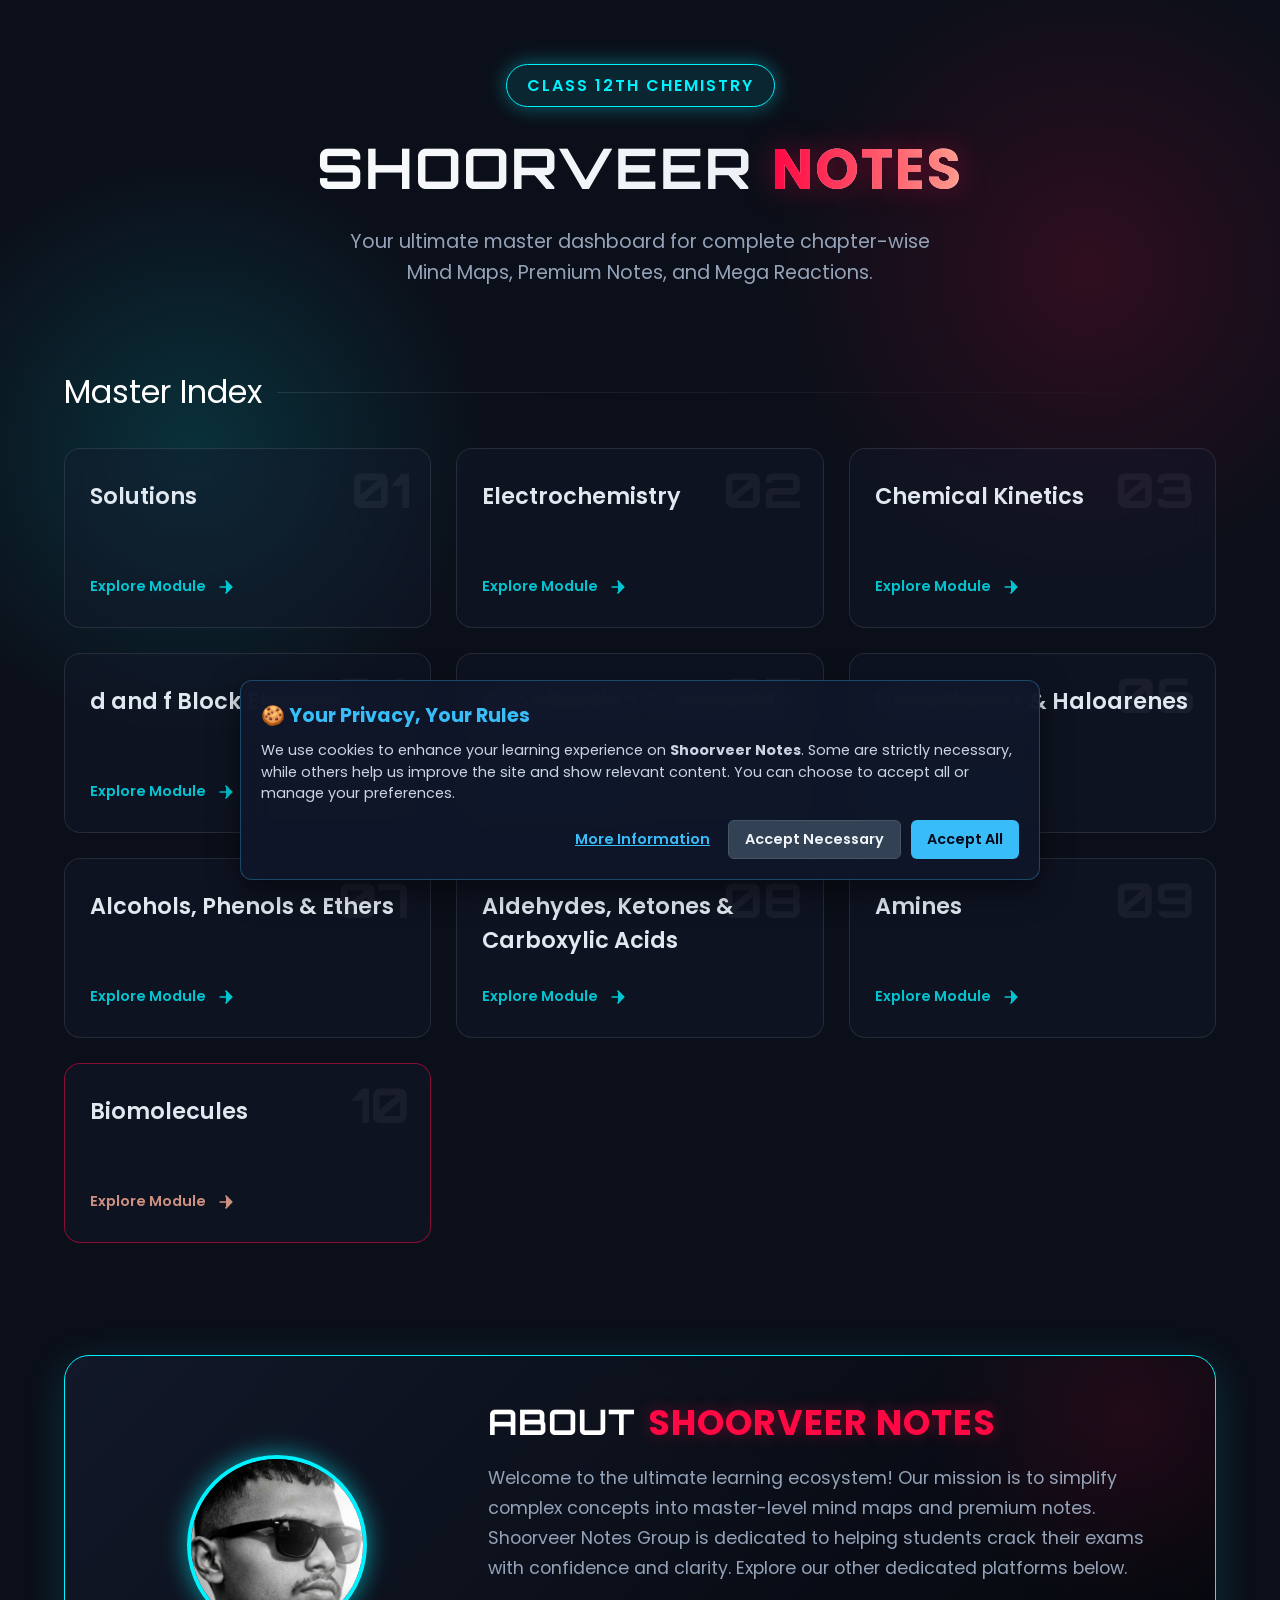
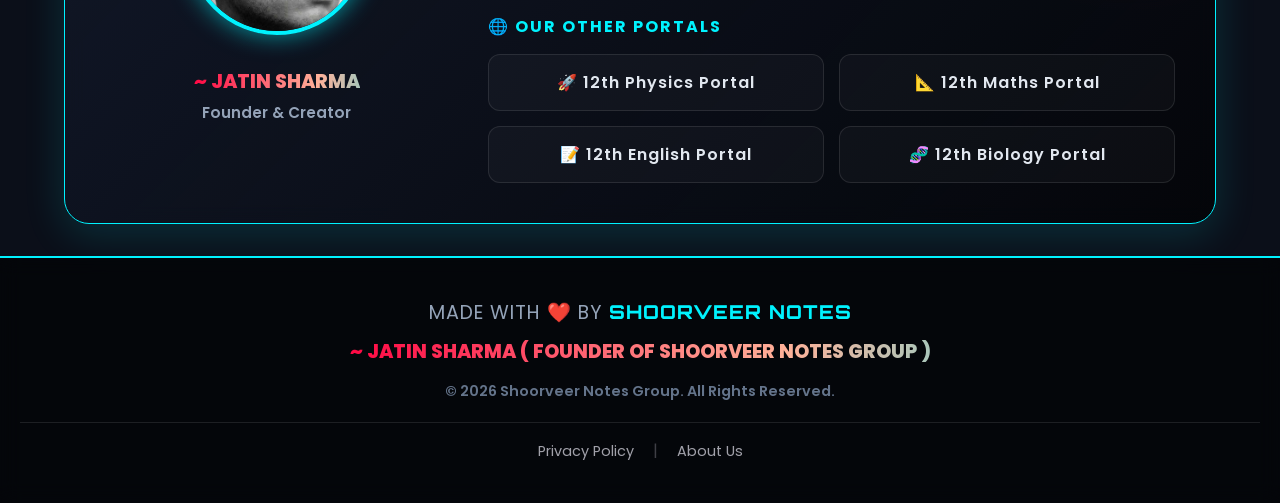
<file: index.html>
<!DOCTYPE html>
<html lang="en">
<head>
    <meta name="description" content="Shoorveer Notes provides comprehensive Class 12 Chemistry Mind Maps, Reaction Banks, and Study Material to help students ace their board exams.">
<meta charset="UTF-8">
    <meta name="viewport" content="width=device-width, initial-scale=1.0">
    <title>Shoorveer Notes - Master Dashboard</title>
    <link href="https://fonts.googleapis.com/css2?family=Poppins:wght@300;400;600;800&family=Orbitron:wght@500;700&display=swap" rel="stylesheet">
    <style>
        :root {
            --bg-color: #0b0f19;
            --primary: #00f2fe;
            --secondary: #4facfe;
            --accent1: #ff0844;
            --accent2: #ffb199;
            --text-light: #e2e8f0;
            --text-muted: #94a3b8;
            --glass-bg: rgba(20, 27, 45, 0.4);
            --glass-border: rgba(255, 255, 255, 0.1);
            --glow: 0 0 20px rgba(0, 242, 254, 0.4);
        }

        * {
            margin: 0;
            padding: 0;
            box-sizing: border-box;
            font-family: 'Poppins', sans-serif;
        }

        body {
            background-color: var(--bg-color);
            color: var(--text-light);
            background-image: 
                radial-gradient(circle at 15% 50%, rgba(0, 242, 254, 0.15) 0%, transparent 25%), 
                radial-gradient(circle at 85% 30%, rgba(255, 8, 68, 0.15) 0%, transparent 25%);
            background-attachment: fixed;
            min-height: 100vh;
            display: flex;
            flex-direction: column;
            overflow-x: hidden;
        }

        /* Hero / Welcome Banner */
        header {
            text-align: center;
            padding: 4rem 1rem 2rem 1rem;
            position: relative;
        }

        .welcome-badge {
            display: inline-block;
            padding: 8px 20px;
            background: rgba(0, 242, 254, 0.1);
            border: 1px solid var(--primary);
            border-radius: 50px;
            color: var(--primary);
            font-weight: 600;
            letter-spacing: 2px;
            text-transform: uppercase;
            margin-bottom: 20px;
            box-shadow: var(--glow);
        }

        h1.main-title {
            font-family: 'Orbitron', sans-serif;
            font-size: 3.5rem;
            background: linear-gradient(to right, #ffffff, var(--text-light));
            -webkit-background-clip: text;
            -webkit-text-fill-color: transparent;
            text-transform: uppercase;
            letter-spacing: 2px;
            margin-bottom: 15px;
        }

        h1.main-title span {
            background: linear-gradient(to right, var(--accent1), var(--accent2));
            -webkit-background-clip: text;
            -webkit-text-fill-color: transparent;
            text-shadow: 0 0 30px rgba(255, 8, 68, 0.4);
        }

        .subtitle {
            color: var(--text-muted);
            font-size: 1.2rem;
            max-width: 600px;
            margin: 0 auto;
            line-height: 1.6;
        }

        /* Main Dashboard Grid */
        .dashboard-container {
            width: 90%;
            max-width: 1200px;
            margin: 3rem auto;
            flex: 1;
        }

        .section-heading {
            font-size: 2rem;
            color: #fff;
            margin-bottom: 2rem;
            display: flex;
            align-items: center;
            gap: 15px;
        }

        .section-heading::after {
            content: '';
            flex: 1;
            height: 1px;
            background: linear-gradient(90deg, var(--glass-border), transparent);
        }

        .grid-layout {
            display: grid;
            grid-template-columns: repeat(auto-fill, minmax(300px, 1fr));
            gap: 25px;
        }

        /* Glassmorphism Cards */
        .chapter-card {
            background: var(--glass-bg);
            backdrop-filter: blur(12px);
            -webkit-backdrop-filter: blur(12px);
            border: 1px solid var(--glass-border);
            border-radius: 16px;
            padding: 30px 25px;
            text-decoration: none;
            color: var(--text-light);
            transition: all 0.4s cubic-bezier(0.175, 0.885, 0.32, 1.275);
            position: relative;
            overflow: hidden;
            display: flex;
            flex-direction: column;
            justify-content: space-between;
            min-height: 180px;
        }

        .chapter-card::before {
            content: '';
            position: absolute;
            top: 0;
            left: -100%;
            width: 50%;
            height: 100%;
            background: linear-gradient(90deg, transparent, rgba(255,255,255,0.05), transparent);
            transition: left 0.7s ease;
        }

        .chapter-card:hover {
            transform: translateY(-10px);
            border-color: var(--primary);
            box-shadow: 0 15px 30px rgba(0, 0, 0, 0.5), inset 0 0 20px rgba(0, 242, 254, 0.1);
        }

        .chapter-card:hover::before {
            left: 200%;
        }

        .chapter-number {
            font-family: 'Orbitron', sans-serif;
            font-size: 3rem;
            font-weight: 800;
            color: rgba(255, 255, 255, 0.05);
            position: absolute;
            top: 10px;
            right: 20px;
            transition: color 0.3s ease;
        }

        .chapter-card:hover .chapter-number {
            color: rgba(0, 242, 254, 0.2);
        }

        .chapter-title {
            font-size: 1.4rem;
            font-weight: 600;
            margin-bottom: 10px;
            z-index: 1;
        }

        .card-footer {
            display: flex;
            align-items: center;
            gap: 10px;
            color: var(--primary);
            font-size: 0.9rem;
            font-weight: 600;
            z-index: 1;
            opacity: 0.8;
            transition: opacity 0.3s ease;
        }

        .chapter-card:hover .card-footer {
            opacity: 1;
        }

        .card-footer svg {
            width: 20px;
            height: 20px;
            fill: currentColor;
            transition: transform 0.3s ease;
        }

        .chapter-card:hover .card-footer svg {
            transform: translateX(5px);
        }

        /* ----- ABOUT US SECTION STYLES ----- */
        .about-section {
            width: 90%;
            max-width: 1200px;
            margin: 4rem auto 2rem auto;
            background: linear-gradient(135deg, rgba(20, 27, 45, 0.8), rgba(0, 0, 0, 0.6));
            border: 1px solid var(--primary);
            border-radius: 25px;
            padding: 40px;
            box-shadow: 0 10px 40px rgba(0, 242, 254, 0.15);
            display: flex;
            flex-wrap: wrap;
            align-items: center;
            gap: 40px;
            position: relative;
            overflow: hidden;
            backdrop-filter: blur(10px);
        }

        .about-section::after {
            content: '';
            position: absolute;
            top: -30%;
            right: -10%;
            width: 400px;
            height: 400px;
            background: radial-gradient(circle, rgba(255, 8, 68, 0.1) 0%, transparent 70%);
            z-index: 0;
            pointer-events: none;
        }

        .profile-container {
            flex: 1;
            min-width: 250px;
            text-align: center;
            z-index: 1;
        }

        .profile-img {
            width: 180px;
            height: 180px;
            border-radius: 50%;
            object-fit: cover;
            border: 4px solid var(--primary);
            box-shadow: 0 0 25px rgba(0, 242, 254, 0.6);
            margin-bottom: 15px;
            transition: transform 0.4s ease, box-shadow 0.4s ease, border-color 0.4s ease;
        }

        .profile-img:hover {
            transform: scale(1.05) rotate(3deg);
            box-shadow: 0 0 35px rgba(255, 8, 68, 0.8);
            border-color: var(--accent1);
        }

        .about-content {
            flex: 2;
            min-width: 300px;
            z-index: 1;
        }

        .about-title {
            font-size: 2.2rem;
            color: #fff;
            margin-bottom: 15px;
            font-family: 'Orbitron', sans-serif;
            text-transform: uppercase;
            letter-spacing: 1px;
        }

        .about-title span {
            color: var(--accent1);
            text-shadow: 0 0 15px rgba(255, 8, 68, 0.4);
        }

        .about-desc {
            color: var(--text-muted);
            font-size: 1.1rem;
            line-height: 1.7;
            margin-bottom: 30px;
        }

        .other-websites-grid {
            display: grid;
            grid-template-columns: repeat(auto-fit, minmax(220px, 1fr));
            gap: 15px;
        }

        .site-link {
            display: inline-block;
            padding: 15px 20px;
            background: rgba(255, 255, 255, 0.03);
            border: 1px solid var(--glass-border);
            border-radius: 12px;
            color: var(--text-light);
            text-decoration: none;
            text-align: center;
            font-weight: 600;
            transition: all 0.3s ease;
            position: relative;
            overflow: hidden;
            letter-spacing: 1px;
        }

        .site-link::before {
            content: '';
            position: absolute;
            top: 0; left: -100%;
            width: 100%; height: 100%;
            background: linear-gradient(90deg, transparent, rgba(255,255,255,0.1), transparent);
            transition: left 0.5s ease;
        }

        .site-link:hover {
            border-color: var(--secondary);
            transform: translateY(-5px);
            box-shadow: 0 5px 20px rgba(79, 172, 254, 0.3);
            color: var(--primary);
        }
        
        .site-link:hover::before {
            left: 100%;
        }

        /* Footer Styles */
        footer {
            background: rgba(0, 0, 0, 0.6);
            border-top: 1px solid var(--glass-border);
            padding: 40px 20px;
            text-align: center;
            margin-top: auto;
            backdrop-filter: blur(10px);
        }

        .made-by {
            font-size: 1.2rem;
            color: var(--text-muted);
            margin-bottom: 15px;
            letter-spacing: 1px;
        }

        .made-by span {
            color: var(--primary);
            font-weight: 800;
            font-family: 'Orbitron', sans-serif;
        }

        .founder-sign {
            font-size: 1.5rem;
            font-weight: 800;
            text-transform: uppercase;
            background: linear-gradient(90deg, #ff0844, #ffb199, #00f2fe, #4facfe, #ff0844);
            background-size: 300%;
            -webkit-background-clip: text;
            -webkit-text-fill-color: transparent;
            animation: shine 5s linear infinite;
            display: inline-block;
        }

        @keyframes shine {
            0% { background-position: 0% center; }
            100% { background-position: 300% center; }
        }

        /* Responsive */
        @media (max-width: 768px) {
            h1.main-title {
                font-size: 2.5rem;
            }
            .grid-layout {
                grid-template-columns: 1fr;
            }
            .about-section {
                flex-direction: column;
                text-align: center;
            }
        }
    </style>
</head>
<body>

    <header>
        <div class="welcome-badge">Class 12th Chemistry</div>
        <h1 class="main-title">Shoorveer <span>Notes</span></h1>
        <p class="subtitle">Your ultimate master dashboard for complete chapter-wise Mind Maps, Premium Notes, and Mega Reactions.</p>
    </header>

    <div class="dashboard-container">
        <div class="section-heading">Master Index</div>
        
        <div class="grid-layout">
            
            <a href="solutions.html" class="chapter-card">
                <div class="chapter-number">01</div>
                <div class="chapter-title">Solutions</div>
                <div class="card-footer">
                    Explore Module <svg viewBox="0 0 24 24"><path d="M5 12h14M12 5l7 7-7 7" stroke="currentColor" stroke-width="2" stroke-linecap="round" stroke-linejoin="round"/></svg>
                </div>
            </a>

            <a href="electrochemistry.html" class="chapter-card">
                <div class="chapter-number">02</div>
                <div class="chapter-title">Electrochemistry</div>
                <div class="card-footer">
                    Explore Module <svg viewBox="0 0 24 24"><path d="M5 12h14M12 5l7 7-7 7" stroke="currentColor" stroke-width="2" stroke-linecap="round" stroke-linejoin="round"/></svg>
                </div>
            </a>

            <a href="kinetics.html" class="chapter-card">
                <div class="chapter-number">03</div>
                <div class="chapter-title">Chemical Kinetics</div>
                <div class="card-footer">
                    Explore Module <svg viewBox="0 0 24 24"><path d="M5 12h14M12 5l7 7-7 7" stroke="currentColor" stroke-width="2" stroke-linecap="round" stroke-linejoin="round"/></svg>
                </div>
            </a>

            <a href="d-and-f-block.html" class="chapter-card">
                <div class="chapter-number">04</div>
                <div class="chapter-title">d and f Block Elements</div>
                <div class="card-footer">
                    Explore Module <svg viewBox="0 0 24 24"><path d="M5 12h14M12 5l7 7-7 7" stroke="currentColor" stroke-width="2" stroke-linecap="round" stroke-linejoin="round"/></svg>
                </div>
            </a>

            <a href="coordination.html" class="chapter-card">
                <div class="chapter-number">05</div>
                <div class="chapter-title">Coordination Compounds</div>
                <div class="card-footer">
                    Explore Module <svg viewBox="0 0 24 24"><path d="M5 12h14M12 5l7 7-7 7" stroke="currentColor" stroke-width="2" stroke-linecap="round" stroke-linejoin="round"/></svg>
                </div>
            </a>

            <a href="haloalkanes.html" class="chapter-card">
                <div class="chapter-number">06</div>
                <div class="chapter-title">Haloalkanes & Haloarenes</div>
                <div class="card-footer">
                    Explore Module <svg viewBox="0 0 24 24"><path d="M5 12h14M12 5l7 7-7 7" stroke="currentColor" stroke-width="2" stroke-linecap="round" stroke-linejoin="round"/></svg>
                </div>
            </a>

            <a href="alcohols.html" class="chapter-card">
                <div class="chapter-number">07</div>
                <div class="chapter-title">Alcohols, Phenols & Ethers</div>
                <div class="card-footer">
                    Explore Module <svg viewBox="0 0 24 24"><path d="M5 12h14M12 5l7 7-7 7" stroke="currentColor" stroke-width="2" stroke-linecap="round" stroke-linejoin="round"/></svg>
                </div>
            </a>

            <a href="aldehydes.html" class="chapter-card">
                <div class="chapter-number">08</div>
                <div class="chapter-title">Aldehydes, Ketones & Carboxylic Acids</div>
                <div class="card-footer">
                    Explore Module <svg viewBox="0 0 24 24"><path d="M5 12h14M12 5l7 7-7 7" stroke="currentColor" stroke-width="2" stroke-linecap="round" stroke-linejoin="round"/></svg>
                </div>
            </a>

            <a href="amines.html" class="chapter-card">
                <div class="chapter-number">09</div>
                <div class="chapter-title">Amines</div>
                <div class="card-footer">
                    Explore Module <svg viewBox="0 0 24 24"><path d="M5 12h14M12 5l7 7-7 7" stroke="currentColor" stroke-width="2" stroke-linecap="round" stroke-linejoin="round"/></svg>
                </div>
            </a>

            <a href="biomolecules.html" class="chapter-card" style="border-color: rgba(255, 8, 68, 0.5);">
                <div class="chapter-number">10</div>
                <div class="chapter-title">Biomolecules</div>
                <div class="card-footer" style="color: var(--accent2);">
                    Explore Module <svg viewBox="0 0 24 24"><path d="M5 12h14M12 5l7 7-7 7" stroke="currentColor" stroke-width="2" stroke-linecap="round" stroke-linejoin="round"/></svg>
                </div>
            </a>

        </div>
    </div>

    <!-- ===== ABOUT US SECTION (NEW) ===== -->
    <section class="about-section">
        <div class="profile-container">
            <!-- Yeh code 1473.jpg ko aapke github repo se directly utha lega -->
            <img src="1473.jpg" alt="Jatin Sharma" class="profile-img">
            <div class="founder-sign" style="font-size: 1.2rem; margin-top: 10px;">~ Jatin Sharma</div>
            <p style="color: var(--text-muted); margin-top: 5px; font-size: 0.95rem; font-weight: 600;">Founder & Creator</p>
        </div>
        
        <div class="about-content">
            <h2 class="about-title">About <span>Shoorveer Notes</span></h2>
            <p class="about-desc">
                Welcome to the ultimate learning ecosystem! Our mission is to simplify complex concepts into master-level mind maps and premium notes. Shoorveer Notes Group is dedicated to helping students crack their exams with confidence and clarity. Explore our other dedicated platforms below.
            </p>
            
            <h3 style="color: var(--primary); margin-bottom: 15px; font-size: 1rem; letter-spacing: 2px; text-transform: uppercase;">🌐 Our Other Portals</h3>
            
            <!-- SPACE FOR 4 WEBSITE LINKS -->
            <div class="other-websites-grid">
                <!-- Physics Link Placeholder -->
                <a href="https://your-physics-link-here.com" class="site-link">🚀 12th Physics Portal</a>
                
                <!-- Maths Link Placeholder -->
                <a href="https://your-maths-link-here.com" class="site-link">📐 12th Maths Portal</a>
                
                <!-- English Link Placeholder -->
                <a href="https://your-english-link-here.com" class="site-link">📝 12th English Portal</a>
                
                <!-- Biology Link Placeholder -->
                <a href="https://your-biology-link-here.com" class="site-link">🧬 12th Biology Portal</a>
            </div>
        </div>
    </section>

    <footer style="background: rgba(0, 0, 0, 0.6); padding: 40px 20px; text-align: center; border-top: 2px solid #00f2fe;">
        <div class="made-by" style="font-size: 1.2rem; color: #94a3b8; margin-bottom: 10px;">
            MADE WITH ❤️ BY <span style="color: #00f2fe; font-weight: 800; font-family: 'Orbitron', sans-serif;">SHOORVEER NOTES</span>
        </div>
        
        <div class="founder-sign" style="font-size: 1.2rem; font-weight: 800; text-transform: uppercase; background: linear-gradient(90deg, #ff0844, #ffb199, #00f2fe, #4facfe, #ff0844); background-size: 300%; -webkit-background-clip: text; -webkit-text-fill-color: transparent; animation: shine 5s linear infinite; display: inline-block;">
            ~ Jatin Sharma ( Founder of Shoorveer Notes Group )
        </div>

        <div style="margin-top: 15px; color: #64748b; font-size: 0.9rem; font-weight: 600;">
            &copy; 2026 Shoorveer Notes Group. All Rights Reserved.
        </div>
        
        <div style="margin-top: 20px; padding-top: 15px; border-top: 1px solid rgba(255, 255, 255, 0.1);">
            <a href="privacy-policy.html" style="color: #a1a1aa; text-decoration: none; font-size: 0.9rem; margin: 0 15px;">Privacy Policy</a>
            <span style="color: #3f3f46;">|</span>
            <a href="about.html" style="color: #a1a1aa; text-decoration: none; font-size: 0.9rem; margin: 0 15px;">About Us</a>
        </div>
    </footer>

   <style>
    /* Google Fonts for standard typography */
    @import url('https://fonts.googleapis.com/css2?family=Poppins:wght@300;400;600&display=swap');

    /* Cookie Banner Container */
    #cookie-banner {
        position: fixed;
        bottom: 20px;
        left: 50%;
        transform: translateX(-50%);
        width: 90%;
        max-width: 800px;
        background: rgba(15, 23, 42, 0.95);
        backdrop-filter: blur(15px);
        border: 1px solid rgba(56, 189, 248, 0.3);
        border-radius: 12px;
        padding: 20px;
        box-shadow: 0 10px 30px rgba(0,0,0,0.5);
        z-index: 9999;
        display: none; /* Hidden by default, JS will show it */
        font-family: 'Poppins', sans-serif;
        color: #f1f5f9;
    }

    #cookie-banner h3 {
        color: #38bdf8;
        font-size: 1.2rem;
        margin-bottom: 10px;
    }

    #cookie-banner p {
        font-size: 0.9rem;
        color: #cbd5e1;
        margin-bottom: 15px;
        line-height: 1.5;
    }

    .cookie-buttons {
        display: flex;
        gap: 10px;
        flex-wrap: wrap;
        justify-content: flex-end;
    }

    .cookie-btn {
        padding: 8px 16px;
        border-radius: 6px;
        font-size: 0.9rem;
        font-weight: 600;
        cursor: pointer;
        border: none;
        transition: 0.3s;
    }

    .btn-accept-all { background: #38bdf8; color: #020617; }
    .btn-accept-all:hover { background: #0ea5e9; color: #fff; }
    
    .btn-necessary { background: #334155; color: #f1f5f9; border: 1px solid #475569; }
    .btn-necessary:hover { background: #475569; }

    .btn-customize { background: transparent; color: #38bdf8; text-decoration: underline; padding: 8px; }
    .btn-customize:hover { color: #0ea5e9; }

    /* Cookie Customization Modal (More Info) */
    #cookie-modal {
        position: fixed;
        top: 50%;
        left: 50%;
        transform: translate(-50%, -50%);
        width: 90%;
        max-width: 500px;
        background: #0f172a;
        border: 1px solid #38bdf8;
        border-radius: 12px;
        padding: 25px;
        z-index: 10000;
        box-shadow: 0 15px 50px rgba(0,0,0,0.8);
        display: none; /* Hidden by default */
        font-family: 'Poppins', sans-serif;
    }

    #cookie-modal h2 { color: #38bdf8; font-size: 1.4rem; margin-bottom: 15px; border-bottom: 1px solid #334155; padding-bottom: 10px;}
    
    .cookie-option {
        display: flex;
        justify-content: space-between;
        align-items: flex-start;
        margin-bottom: 15px;
        padding-bottom: 15px;
        border-bottom: 1px dashed #334155;
    }

    .cookie-option-text h4 { color: #f1f5f9; font-size: 1rem; margin-bottom: 5px; }
    .cookie-option-text p { color: #94a3b8; font-size: 0.8rem; line-height: 1.4; margin:0; padding-right: 15px;}

    /* Toggle Switch CSS */
    .switch { position: relative; display: inline-block; width: 44px; height: 22px; flex-shrink: 0;}
    .switch input { opacity: 0; width: 0; height: 0; }
    .slider {
        position: absolute; cursor: pointer; top: 0; left: 0; right: 0; bottom: 0;
        background-color: #475569; transition: .4s; border-radius: 34px;
    }
    .slider:before {
        position: absolute; content: ""; height: 16px; width: 16px;
        left: 3px; bottom: 3px; background-color: white; transition: .4s; border-radius: 50%;
    }
    input:checked + .slider { background-color: #38bdf8; }
    input:checked + .slider:before { transform: translateX(22px); }
    
    /* Disabled Switch for Necessary Cookies */
    input:disabled + .slider { background-color: #0ea5e9; opacity: 0.6; cursor: not-allowed; }

    .modal-footer { text-align: center; margin-top: 20px; }
    .modal-footer button { width: 100%; margin-bottom: 15px; }
    
    .copyright-text {
        font-size: 0.8rem;
        color: #64748b;
        text-align: center;
        margin-top: 10px;
    }
    .copyright-text span { color: #38bdf8; font-weight: 600; }

    /* Overlay Background */
    #modal-overlay {
        position: fixed; top: 0; left: 0; width: 100%; height: 100%;
        background: rgba(0,0,0,0.7); z-index: 9998; display: none;
    }
</style>

<div id="cookie-banner">
    <h3>🍪 Your Privacy, Your Rules</h3>
    <p>We use cookies to enhance your learning experience on <strong>Shoorveer Notes</strong>. Some are strictly necessary, while others help us improve the site and show relevant content. You can choose to accept all or manage your preferences.</p>
    <div class="cookie-buttons">
        <button class="cookie-btn btn-customize" onclick="openCookieModal()">More Information</button>
        <button class="cookie-btn btn-necessary" onclick="acceptNecessary()">Accept Necessary</button>
        <button class="cookie-btn btn-accept-all" onclick="acceptAll()">Accept All</button>
    </div>
</div>

<div id="modal-overlay"></div>

<div id="cookie-modal">
    <h2>Manage Cookie Preferences</h2>
    
    <div class="cookie-option">
        <div class="cookie-option-text">
            <h4>Strictly Necessary Cookies</h4>
            <p>These cookies are essential for the website to function properly (e.g., saving your theme, securing the site). They cannot be switched off.</p>
        </div>
        <label class="switch">
            <input type="checkbox" checked disabled>
            <span class="slider"></span>
        </label>
    </div>

    <div class="cookie-option">
        <div class="cookie-option-text">
            <h4>Analytics & Performance</h4>
            <p>Helps us understand how many students visit our site and which chapters are most popular so we can improve Shoorveer Notes.</p>
        </div>
        <label class="switch">
            <input type="checkbox" id="toggle-analytics">
            <span class="slider"></span>
        </label>
    </div>

    <div class="cookie-option" style="border-bottom: none;">
        <div class="cookie-option-text">
            <h4>Marketing & Personalization</h4>
            <p>Used to deliver personalized content and relevant advertisements based on your interests.</p>
        </div>
        <label class="switch">
            <input type="checkbox" id="toggle-marketing">
            <span class="slider"></span>
        </label>
    </div>

    <div class="modal-footer">
        <button class="cookie-btn btn-accept-all" onclick="savePreferences()">Save My Preferences</button>
        <div class="copyright-text">&copy; 2026 <span>Shoorveer Notes</span>. All Rights Reserved.</div>
    </div>
</div>

<script>
    const banner = document.getElementById('cookie-banner');
    const modal = document.getElementById('cookie-modal');
    const overlay = document.getElementById('modal-overlay');

    // Check if user has already made a choice
    document.addEventListener("DOMContentLoaded", function() {
        if (!localStorage.getItem("ShoorveerCookieConsent")) {
            // Show banner if no consent is found
            setTimeout(() => { banner.style.display = 'block'; }, 1000);
        }
    });

    // Accept All Cookies
    function acceptAll() {
        localStorage.setItem("ShoorveerCookieConsent", "All");
        localStorage.setItem("AnalyticsConsent", "true");
        localStorage.setItem("MarketingConsent", "true");
        closeAll();
    }

    // Accept Only Necessary
    function acceptNecessary() {
        localStorage.setItem("ShoorveerCookieConsent", "NecessaryOnly");
        localStorage.setItem("AnalyticsConsent", "false");
        localStorage.setItem("MarketingConsent", "false");
        closeAll();
    }

    // Save Custom Preferences from Modal
    function savePreferences() {
        const analytics = document.getElementById('toggle-analytics').checked;
        const marketing = document.getElementById('toggle-marketing').checked;
        
        localStorage.setItem("ShoorveerCookieConsent", "Custom");
        localStorage.setItem("AnalyticsConsent", analytics);
        localStorage.setItem("MarketingConsent", marketing);
        closeAll();
    }

    // Open the Customization Modal
    function openCookieModal() {
        banner.style.display = 'none';
        modal.style.display = 'block';
        overlay.style.display = 'block';
    }

    // Close Banner and Modal
    function closeAll() {
        banner.style.display = 'none';
        modal.style.display = 'none';
        overlay.style.display = 'none';
    }
</script>
</body>
</html>
</file>
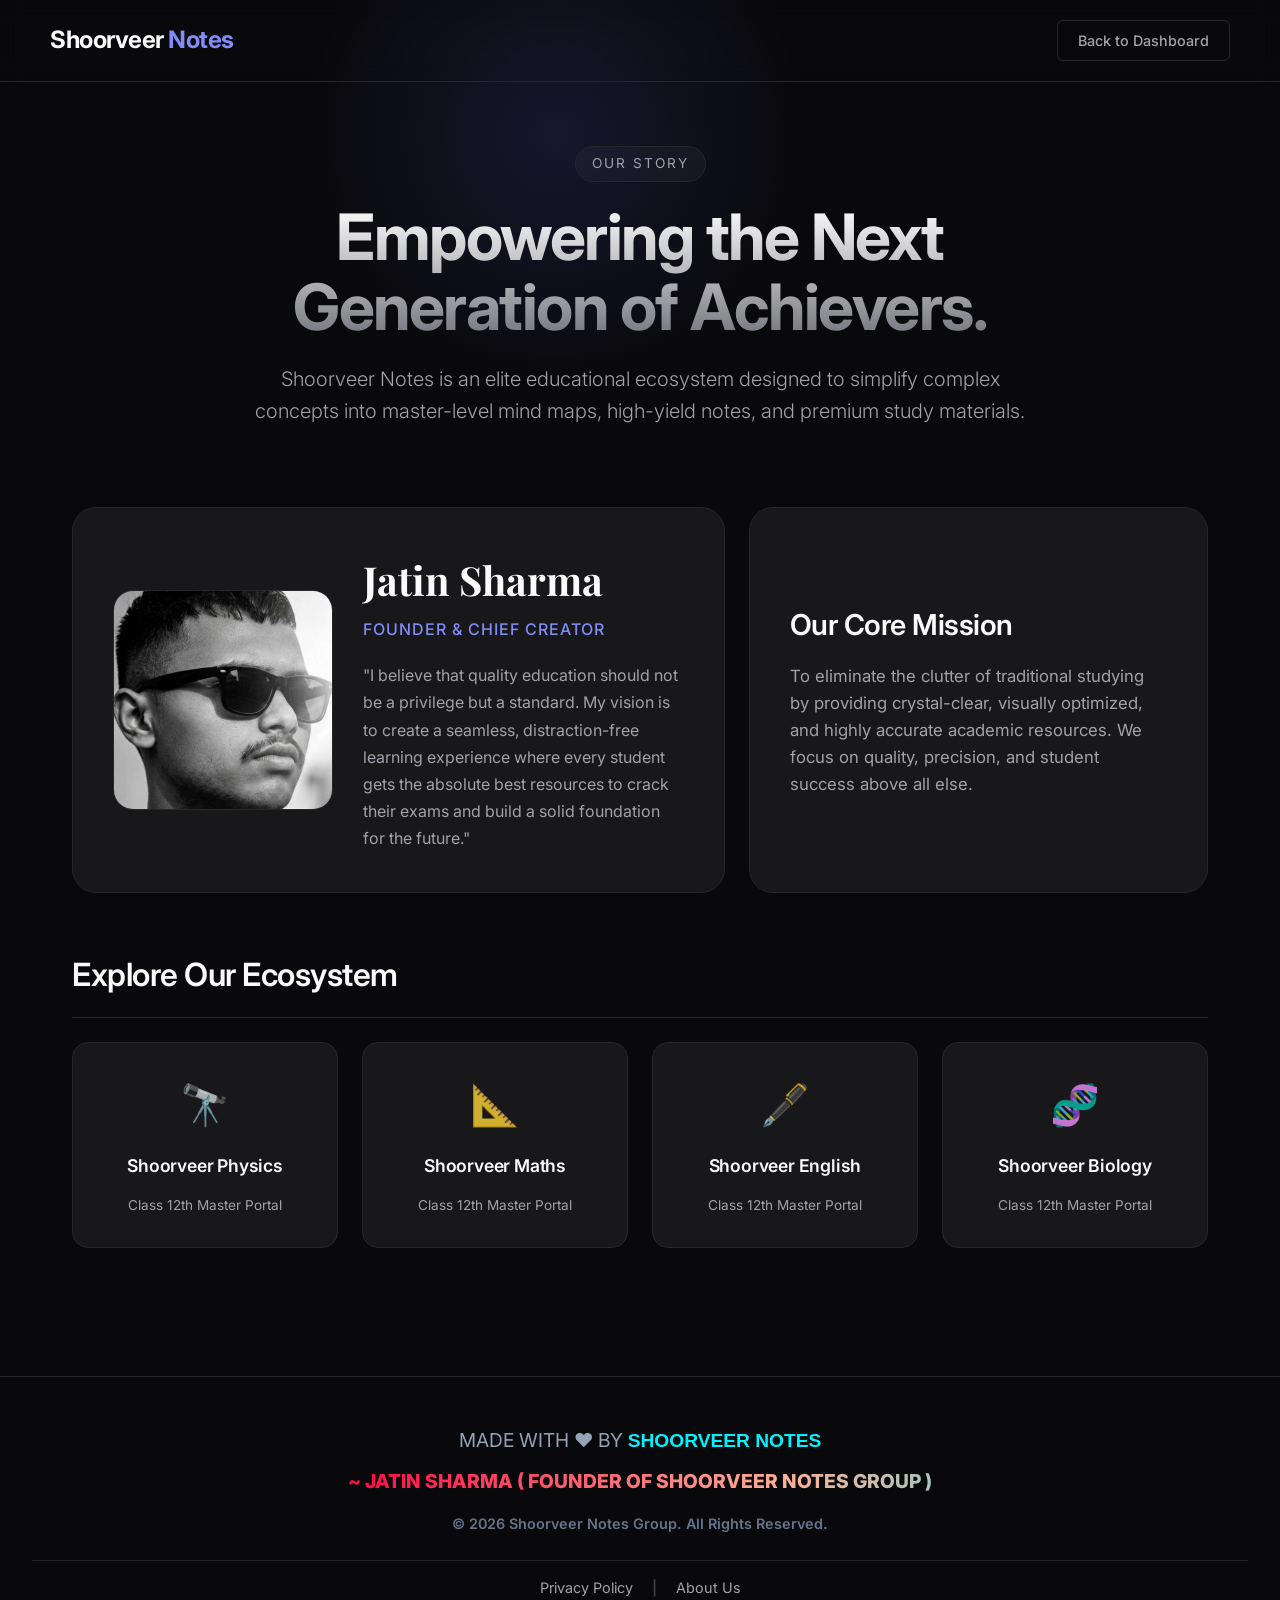
<file: about.html>
<!DOCTYPE html>
<html lang="en">
<head>
    <meta charset="UTF-8">
    <meta name="viewport" content="width=device-width, initial-scale=1.0">
    <title>About Us | Shoorveer Notes</title>
    <link href="https://fonts.googleapis.com/css2?family=Inter:wght@300;400;500;600;700&family=Playfair+Display:ital,wght@0,600;1,600&display=swap" rel="stylesheet">
    <style>
        :root {
            --bg-main: #09090b; /* Deep Zinc Dark */
            --bg-card: #18181b; /* Lighter Zinc for cards */
            --border-color: #27272a;
            --text-primary: #fafafa;
            --text-secondary: #a1a1aa;
            --accent-glow: rgba(99, 102, 241, 0.15); /* Soft Indigo Glow */
            --accent-color: #818cf8;
        }

        * {
            margin: 0;
            padding: 0;
            box-sizing: border-box;
            font-family: 'Inter', sans-serif;
        }

        body {
            background-color: var(--bg-main);
            color: var(--text-primary);
            line-height: 1.6;
            overflow-x: hidden;
            position: relative;
        }

        /* Subtle Corporate Background Glow */
        body::before {
            content: '';
            position: absolute;
            top: -10%; left: 20%;
            width: 600px; height: 600px;
            background: radial-gradient(circle, var(--accent-glow) 0%, transparent 60%);
            z-index: -1;
            pointer-events: none;
        }

        /* Navbar */
        nav {
            width: 100%;
            padding: 20px 50px;
            display: flex;
            justify-content: space-between;
            align-items: center;
            border-bottom: 1px solid var(--border-color);
            backdrop-filter: blur(10px);
            position: sticky;
            top: 0;
            z-index: 100;
        }

        .nav-logo {
            font-size: 1.5rem;
            font-weight: 700;
            letter-spacing: -0.5px;
            color: var(--text-primary);
            text-decoration: none;
        }

        .nav-logo span {
            color: var(--accent-color);
        }

        .back-btn {
            padding: 8px 20px;
            background: transparent;
            border: 1px solid var(--border-color);
            color: var(--text-secondary);
            border-radius: 6px;
            text-decoration: none;
            font-size: 0.9rem;
            font-weight: 500;
            transition: all 0.3s ease;
        }

        .back-btn:hover {
            background: var(--text-primary);
            color: var(--bg-main);
        }

        /* Main Container */
        .container {
            max-width: 1200px;
            margin: 0 auto;
            padding: 4rem 2rem;
        }

        /* Hero Section */
        .about-hero {
            text-align: center;
            max-width: 800px;
            margin: 0 auto 5rem auto;
        }

        .hero-badge {
            display: inline-block;
            padding: 6px 16px;
            background: rgba(255, 255, 255, 0.03);
            border: 1px solid var(--border-color);
            border-radius: 100px;
            font-size: 0.85rem;
            color: var(--text-secondary);
            margin-bottom: 20px;
            text-transform: uppercase;
            letter-spacing: 2px;
        }

        .about-hero h1 {
            font-size: 4rem;
            font-weight: 700;
            letter-spacing: -1.5px;
            line-height: 1.1;
            margin-bottom: 20px;
            background: linear-gradient(180deg, #fff, #71717a);
            -webkit-background-clip: text;
            -webkit-text-fill-color: transparent;
        }

        .about-hero p {
            font-size: 1.25rem;
            color: var(--text-secondary);
            font-weight: 300;
        }

        /* Bento Grid Layout */
        .bento-grid {
            display: grid;
            grid-template-columns: repeat(12, 1fr);
            gap: 24px;
        }

        .bento-card {
            background: var(--bg-card);
            border: 1px solid var(--border-color);
            border-radius: 24px;
            padding: 40px;
            transition: transform 0.3s ease, border-color 0.3s ease;
            position: relative;
            overflow: hidden;
        }

        .bento-card:hover {
            border-color: #3f3f46;
            transform: translateY(-5px);
        }

        /* Founder Card (Takes 7 columns) */
        .founder-card {
            grid-column: span 7;
            display: flex;
            align-items: center;
            gap: 30px;
        }

        .founder-img-wrapper {
            flex-shrink: 0;
            width: 220px;
            height: 220px;
            border-radius: 20px;
            overflow: hidden;
            border: 1px solid var(--border-color);
        }

        .founder-img {
            width: 100%;
            height: 100%;
            object-fit: cover;
            filter: grayscale(20%);
            transition: filter 0.5s ease, transform 0.5s ease;
        }

        .founder-card:hover .founder-img {
            filter: grayscale(0%);
            transform: scale(1.05);
        }

        .founder-info h2 {
            font-family: 'Playfair Display', serif;
            font-size: 2.5rem;
            margin-bottom: 5px;
            color: var(--text-primary);
        }

        .founder-title {
            color: var(--accent-color);
            font-weight: 500;
            font-size: 1rem;
            margin-bottom: 20px;
            letter-spacing: 1px;
            text-transform: uppercase;
        }

        .founder-desc {
            color: var(--text-secondary);
            font-size: 1rem;
            line-height: 1.7;
        }

        /* Mission Card (Takes 5 columns) */
        .mission-card {
            grid-column: span 5;
            display: flex;
            flex-direction: column;
            justify-content: center;
        }

        .mission-card h3 {
            font-size: 1.8rem;
            margin-bottom: 15px;
            font-weight: 600;
            letter-spacing: -0.5px;
        }

        .mission-card p {
            color: var(--text-secondary);
            font-size: 1.05rem;
        }

        /* Ecosystem Section */
        .ecosystem-header {
            grid-column: span 12;
            margin-top: 2rem;
            padding-bottom: 1rem;
            border-bottom: 1px solid var(--border-color);
            display: flex;
            justify-content: space-between;
            align-items: flex-end;
        }

        .ecosystem-header h3 {
            font-size: 2rem;
            font-weight: 600;
            letter-spacing: -0.5px;
        }

        /* Links Cards */
        .link-card {
            grid-column: span 3;
            background: var(--bg-card);
            border: 1px solid var(--border-color);
            border-radius: 16px;
            padding: 30px 20px;
            text-decoration: none;
            color: var(--text-primary);
            text-align: center;
            transition: all 0.3s ease;
            display: flex;
            flex-direction: column;
            align-items: center;
            justify-content: center;
            gap: 15px;
        }

        .link-card:hover {
            background: #27272a;
            border-color: var(--accent-color);
        }

        .link-icon {
            font-size: 2.5rem;
            opacity: 0.8;
            transition: transform 0.3s ease;
        }

        .link-card:hover .link-icon {
            transform: scale(1.1);
            opacity: 1;
        }

        .link-title {
            font-weight: 600;
            font-size: 1.1rem;
            letter-spacing: -0.2px;
        }

        .link-subtitle {
            font-size: 0.85rem;
            color: var(--text-secondary);
        }

        /* Footer */
        footer {
            text-align: center;
            padding: 3rem 2rem;
            color: var(--text-secondary);
            font-size: 0.9rem;
            border-top: 1px solid var(--border-color);
            margin-top: 4rem;
        }

        footer span {
            color: var(--text-primary);
            font-weight: 600;
        }

        /* Responsive */
        @media (max-width: 1024px) {
            .founder-card { grid-column: span 12; }
            .mission-card { grid-column: span 12; }
            .link-card { grid-column: span 6; }
        }

        @media (max-width: 768px) {
            .about-hero h1 { font-size: 2.8rem; }
            .founder-card { flex-direction: column; text-align: center; }
            .link-card { grid-column: span 12; }
        }
    </style>
</head>
<body>

    <nav>
        <a href="index.html" class="nav-logo">Shoorveer <span>Notes</span></a>
        <a href="index.html" class="back-btn">Back to Dashboard</a>
    </nav>

    <div class="container">
        
        <!-- Hero Section -->
        <div class="about-hero">
            <div class="hero-badge">Our Story</div>
            <h1>Empowering the Next Generation of Achievers.</h1>
            <p>Shoorveer Notes is an elite educational ecosystem designed to simplify complex concepts into master-level mind maps, high-yield notes, and premium study materials.</p>
        </div>

        <!-- Bento Grid -->
        <div class="bento-grid">
            
            <!-- Founder Card -->
            <div class="bento-card founder-card">
                <div class="founder-img-wrapper">
                    <img src="1473.jpg" alt="Jatin Sharma" class="founder-img">
                </div>
                <div class="founder-info">
                    <h2>Jatin Sharma</h2>
                    <div class="founder-title">Founder & Chief Creator</div>
                    <p class="founder-desc">
                        "I believe that quality education should not be a privilege but a standard. My vision is to create a seamless, distraction-free learning experience where every student gets the absolute best resources to crack their exams and build a solid foundation for the future."
                    </p>
                </div>
            </div>

            <!-- Mission Card -->
            <div class="bento-card mission-card">
                <h3>Our Core Mission</h3>
                <p>To eliminate the clutter of traditional studying by providing crystal-clear, visually optimized, and highly accurate academic resources. We focus on quality, precision, and student success above all else.</p>
            </div>

            <!-- Ecosystem Header -->
            <div class="ecosystem-header">
                <h3>Explore Our Ecosystem</h3>
            </div>

            <!-- Link Cards (The 4 Websites) -->
            <a href="https://your-physics-link.com" class="link-card">
                <div class="link-icon">🔭</div>
                <div class="link-title">Shoorveer Physics</div>
                <div class="link-subtitle">Class 12th Master Portal</div>
            </a>

            <a href="https://your-maths-link.com" class="link-card">
                <div class="link-icon">📐</div>
                <div class="link-title">Shoorveer Maths</div>
                <div class="link-subtitle">Class 12th Master Portal</div>
            </a>

            <a href="https://your-english-link.com" class="link-card">
                <div class="link-icon">🖋️</div>
                <div class="link-title">Shoorveer English</div>
                <div class="link-subtitle">Class 12th Master Portal</div>
            </a>

            <a href="https://your-biology-link.com" class="link-card">
                <div class="link-icon">🧬</div>
                <div class="link-title">Shoorveer Biology</div>
                <div class="link-subtitle">Class 12th Master Portal</div>
            </a>

        </div>
    </div>

        <footer>
        <div class="made-by" style="font-size: 1.2rem; color: #94a3b8; margin-bottom: 10px;">
            MADE WITH ❤️ BY <span style="color: #00f2fe; font-weight: 800; font-family: 'Orbitron', sans-serif;">SHOORVEER NOTES</span>
        </div>
        <div class="founder-sign" style="font-size: 1.2rem; font-weight: 800; text-transform: uppercase; background: linear-gradient(90deg, #ff0844, #ffb199, #00f2fe, #4facfe, #ff0844); background-size: 300%; -webkit-background-clip: text; -webkit-text-fill-color: transparent; animation: shine 5s linear infinite; display: inline-block;">
            ~ Jatin Sharma ( Founder of Shoorveer Notes Group )
        </div>
      
        <div style="margin-top: 15px; color: #64748b; font-size: 0.9rem; font-weight: 600;">
            &copy; 2026 Shoorveer Notes Group. All Rights Reserved.
        </div>
            
        <!-- Footer Links (Privacy Policy & About Us) -->
        <div style="margin-top: 25px; padding-top: 15px; border-top: 1px solid rgba(255, 255, 255, 0.1);">
            <a href="privacy-policy.html" style="color: #a1a1aa; text-decoration: none; font-size: 0.9rem; margin: 0 15px; transition: color 0.3s ease;" onmouseover="this.style.color='#00f2fe'" onmouseout="this.style.color='#a1a1aa'">Privacy Policy</a>
            
            <span style="color: #3f3f46;">|</span>
            
            <a href="about.html" style="color: #a1a1aa; text-decoration: none; font-size: 0.9rem; margin: 0 15px; transition: color 0.3s ease;" onmouseover="this.style.color='#00f2fe'" onmouseout="this.style.color='#a1a1aa'">About Us</a>
        </div>
    </footer>


</body>
</html>
</file>
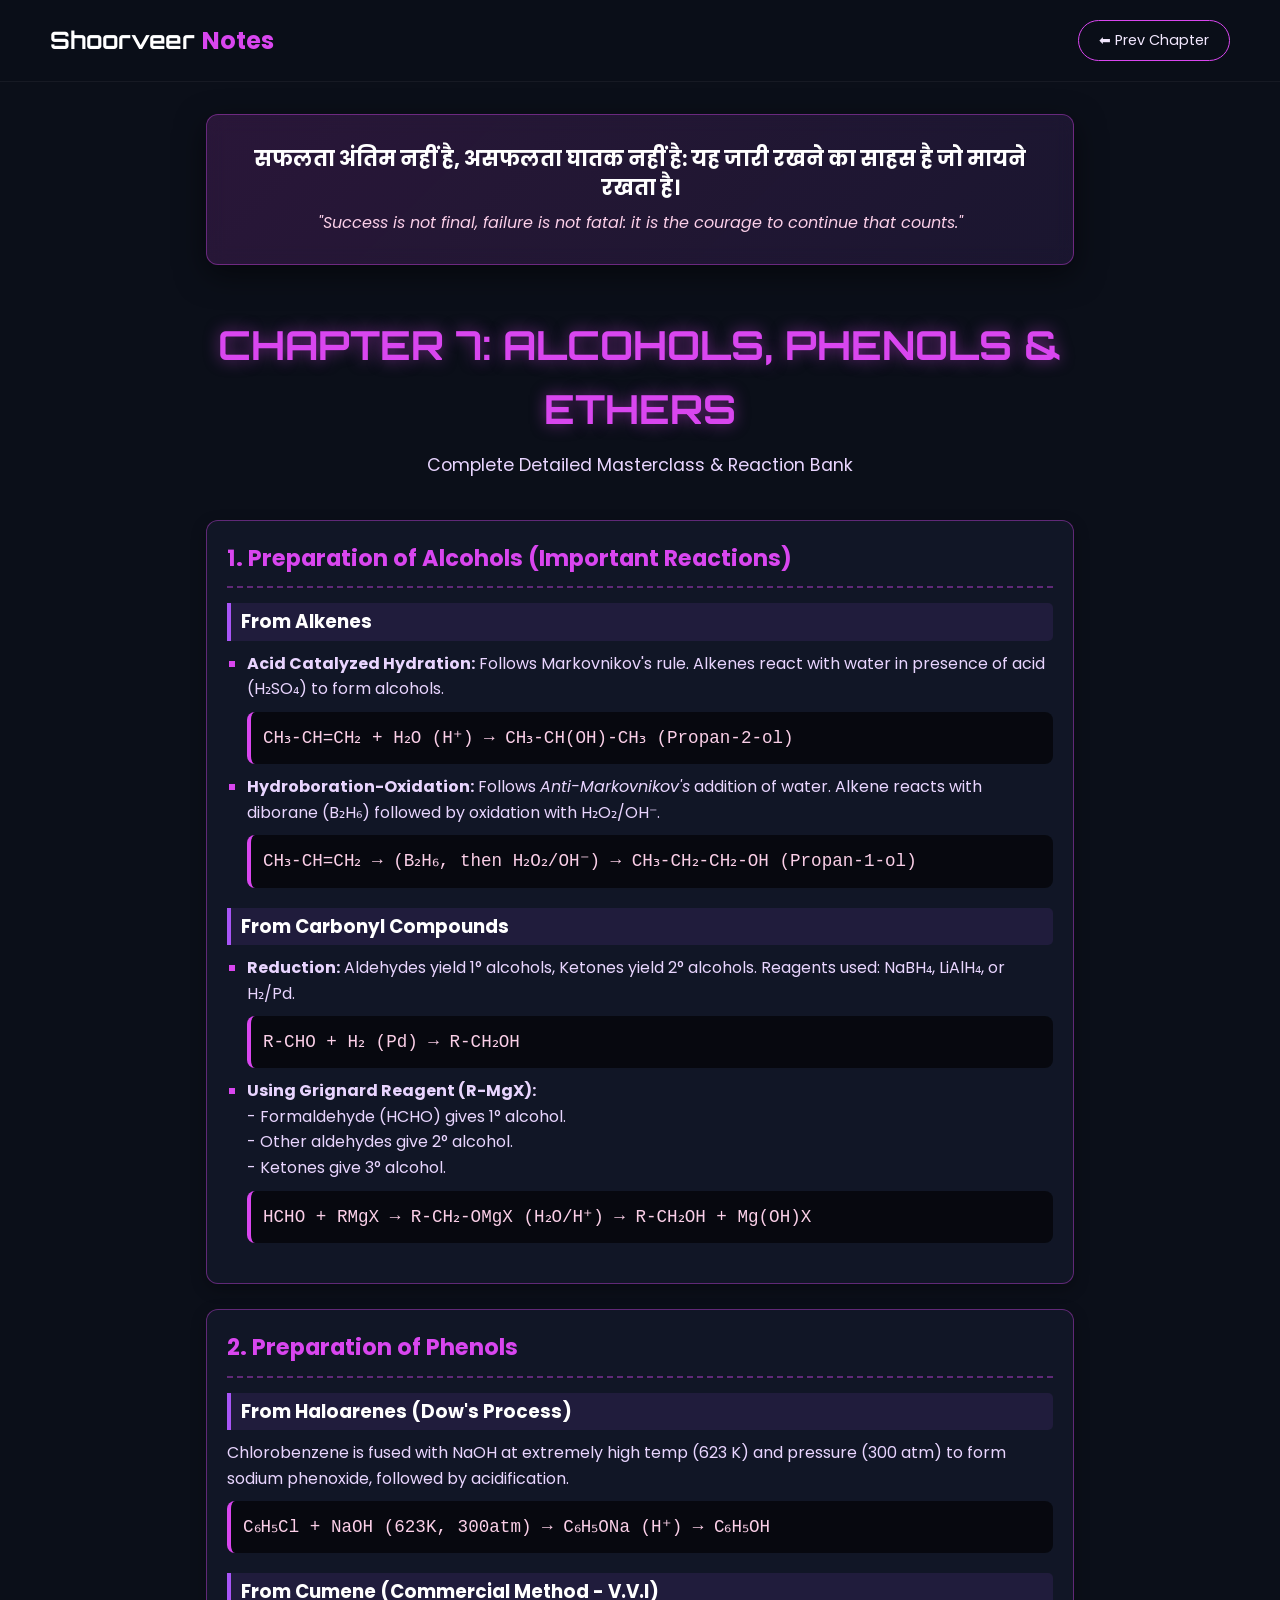
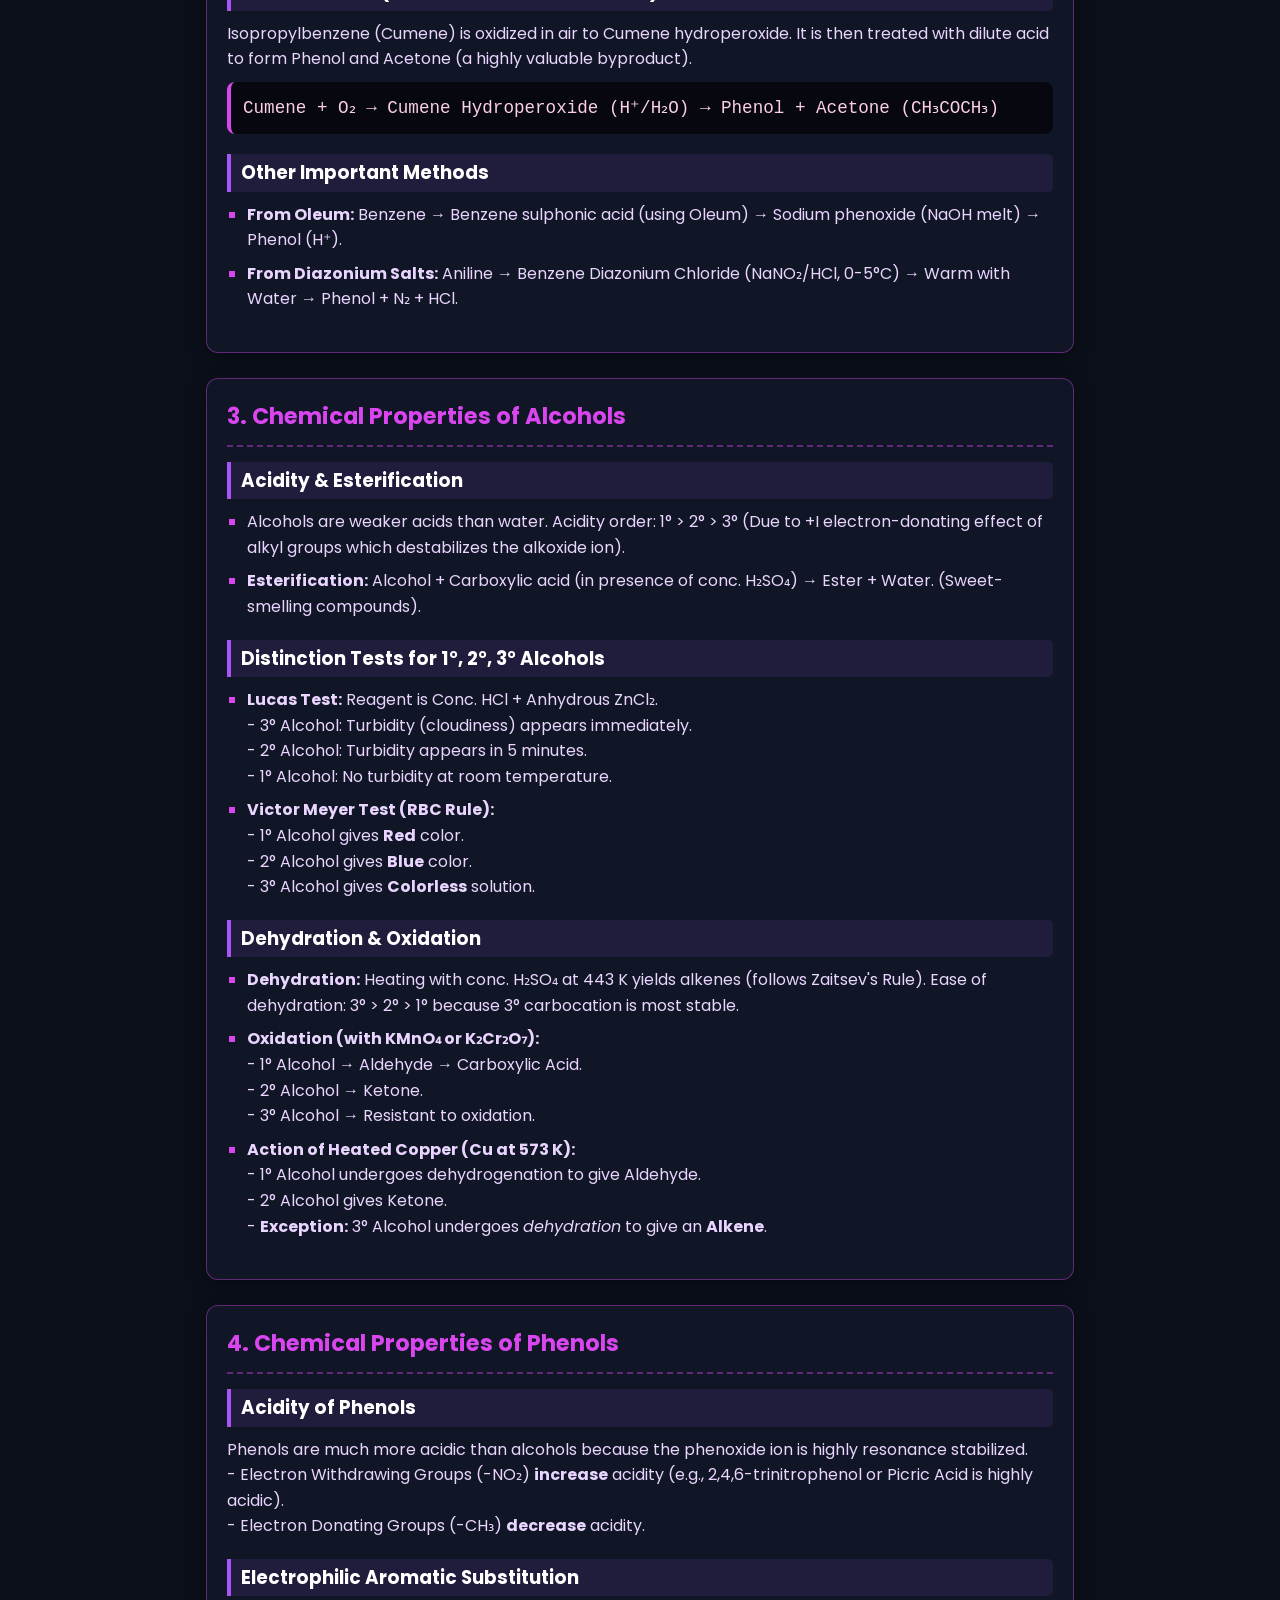
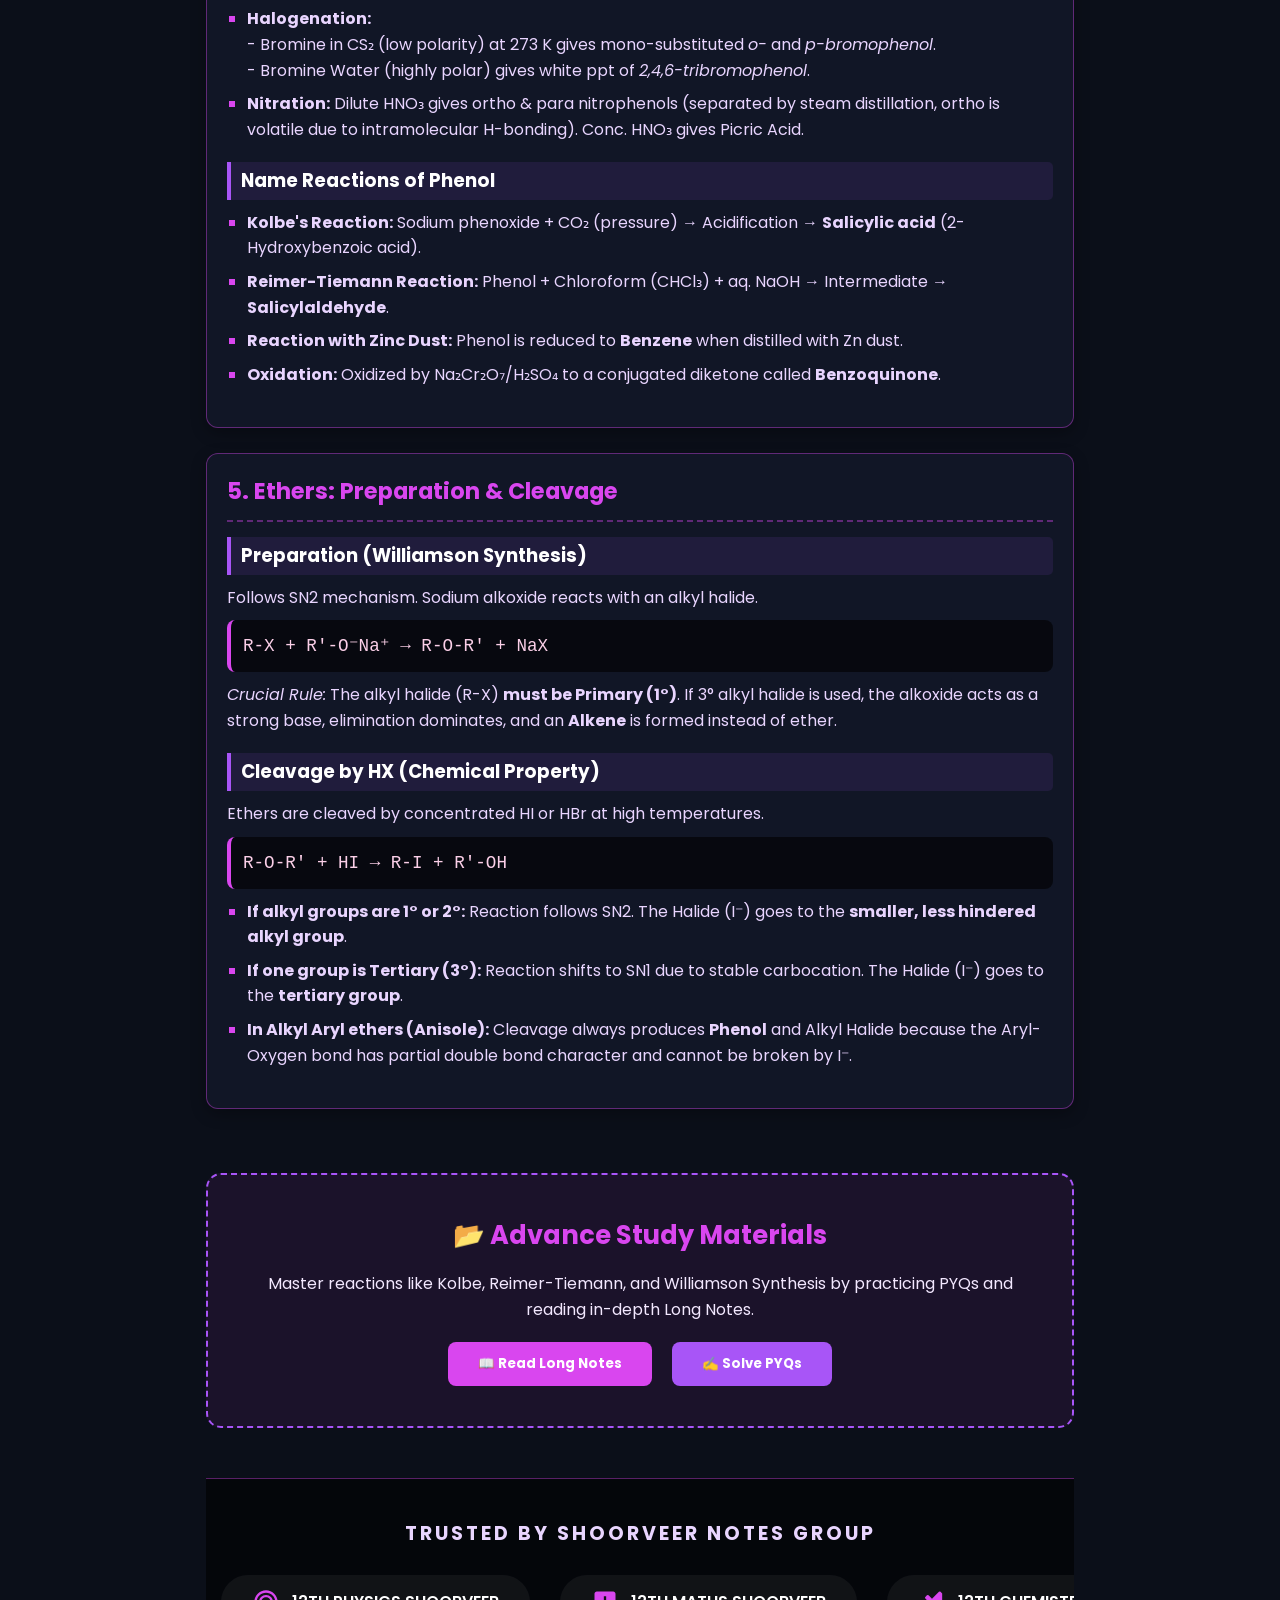
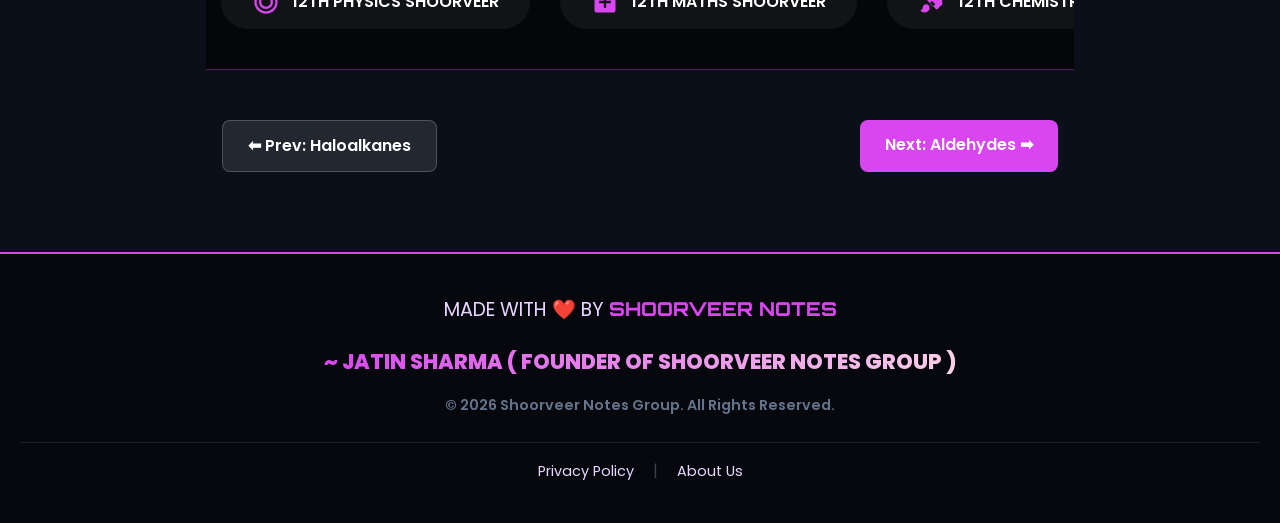
<file: alcohols.html>
<!DOCTYPE html>
<html lang="en">
<head>
    <meta charset="UTF-8">
    <meta name="viewport" content="width=device-width, initial-scale=1.0">
    <title>Chapter 7: Alcohols, Phenols & Ethers - Shoorveer Notes</title>
    <link href="https://fonts.googleapis.com/css2?family=Poppins:wght@300;400;600;700&family=Orbitron:wght@500;700&display=swap" rel="stylesheet">
    <style>
        :root {
            --bg-color: #0b0f19;
            --primary: #d946ef; /* Neon Pink */
            --secondary: #a855f7; /* Purple */
            --text-light: #f3e8ff;
            --text-muted: #e9d5ff;
            --glass-bg: rgba(20, 27, 45, 0.7);
            --glass-border: rgba(217, 70, 239, 0.4);
        }

        * { margin: 0; padding: 0; box-sizing: border-box; font-family: 'Poppins', sans-serif; }
        
        body { background-color: var(--bg-color); color: var(--text-light); line-height: 1.6; overflow-x: hidden; }

        /* Navbar */
        nav {
            width: 100%; padding: 20px 50px; display: flex; justify-content: space-between; align-items: center;
            border-bottom: 1px solid rgba(255,255,255,0.05); background: rgba(11, 15, 25, 0.9); backdrop-filter: blur(10px);
            position: sticky; top: 0; z-index: 100;
        }
        .nav-logo { font-size: 1.5rem; font-weight: 700; color: #fff; text-decoration: none; font-family: 'Orbitron', sans-serif;}
        .nav-logo span { color: var(--primary); }
        .back-btn { padding: 8px 20px; border: 1px solid var(--primary); color: var(--text-light); border-radius: 50px; text-decoration: none; font-size: 0.9rem; transition: 0.3s; }
        .back-btn:hover { background: var(--primary); color: #fff; }

        /* Headers & Shayari */
        .container { max-width: 900px; margin: 0 auto; padding: 2rem 1rem; }
        .header { text-align: center; margin-bottom: 2.5rem; }
        .header h1 { color: var(--primary); font-size: 2.5rem; font-family: 'Orbitron', sans-serif; text-shadow: 0 0 15px rgba(217, 70, 239, 0.5); margin-bottom: 10px; text-transform: uppercase;}
        .header p { color: var(--text-muted); font-size: 1.1rem; }

        .shayari-box {
            background: linear-gradient(135deg, rgba(217, 70, 239, 0.15), rgba(168, 85, 247, 0.1));
            padding: 1.8rem; border-radius: 12px; text-align: center; border: 1px solid var(--glass-border);
            box-shadow: 0 10px 30px rgba(0,0,0,0.5); margin-bottom: 3rem; backdrop-filter: blur(10px); min-height: 130px;
            display: flex; flex-direction: column; justify-content: center; transition: opacity 0.5s ease;
        }
        .shayari-hindi { font-size: 1.3rem; font-weight: 700; color: #fff; margin-bottom: 8px; line-height: 1.4; }
        .shayari-eng { font-size: 1rem; color: #fbcfe8; font-style: italic; }

        /* FULLY EXPANDED CARDS (Replaced details/summary) */
        .card {
            background: var(--glass-bg); border: 1px solid var(--glass-border); border-radius: 12px;
            margin-bottom: 25px; box-shadow: 0 5px 15px rgba(0,0,0,0.3); backdrop-filter: blur(10px); 
            padding: 20px; transition: transform 0.3s ease, border-color 0.3s ease;
        }
        .card:hover { border-color: var(--secondary); transform: translateY(-3px); box-shadow: 0 8px 25px rgba(217, 70, 239, 0.2);}
        
        .card-header {
            font-size: 1.4rem; font-weight: 700; color: var(--primary); margin-bottom: 15px; 
            border-bottom: 2px dashed rgba(217, 70, 239, 0.4); padding-bottom: 10px;
        }
        
        .content { color: var(--text-muted); font-size: 1rem; }
        .sub-topic { margin-bottom: 20px; }
        .sub-topic h4 { color: #fff; margin-bottom: 10px; font-size: 1.15rem; border-left: 4px solid var(--secondary); padding-left: 10px; background: rgba(168, 85, 247, 0.1); padding-top: 4px; padding-bottom: 4px; border-radius: 0 5px 5px 0;}
        ul { margin-left: 20px; margin-bottom: 10px; list-style-type: square; color: var(--primary); }
        ul li span { color: var(--text-muted); }
        li { margin-bottom: 8px; }
        
        .formula {
            display: block; background: rgba(0,0,0,0.6); padding: 12px; border-radius: 8px;
            color: #fbcfe8; font-family: monospace; font-size: 1.1rem; margin: 10px 0; border-left: 4px solid var(--primary); overflow-x: auto;
        }

        /* Resources */
        .resources-section {
            background: rgba(217, 70, 239, 0.08); border: 2px dashed var(--secondary); border-radius: 15px;
            padding: 2.5rem; text-align: center; margin: 4rem 0 2rem 0;
        }
        .resources-section h3 { color: var(--primary); margin-bottom: 15px; font-size: 1.6rem;}
        .resource-buttons { display: flex; justify-content: center; gap: 20px; flex-wrap: wrap; margin-top: 20px; }
        .res-btn { padding: 12px 30px; border-radius: 8px; text-decoration: none; font-weight: 700; transition: 0.3s; border: none; cursor: pointer; }
        .btn-notes { background: var(--primary); color: #fff; }
        .btn-notes:hover { background: #c026d3; transform: translateY(-2px); }
        .btn-pyq { background: var(--secondary); color: #fff; }
        .btn-pyq:hover { background: #9333ea; transform: translateY(-2px); }

        /* Trusted Section (PURE CSS SVG Marquee) */
        .trusted-section { padding: 40px 0; background: rgba(0,0,0,0.6); border-top: 1px solid var(--glass-border); border-bottom: 1px solid var(--glass-border); overflow: hidden; margin: 50px 0; width: 100%; }
        .trusted-title { text-align: center; color: var(--text-muted); font-size: 1.2rem; margin-bottom: 25px; letter-spacing: 3px; text-transform: uppercase; }
        
        .marquee-wrapper { width: 100%; overflow: hidden; white-space: nowrap; }
        .marquee-content { display: inline-flex; animation: scroll-left 25s linear infinite; }
        .marquee-content:hover { animation-play-state: paused; }
        
        .trusted-item { display: inline-flex; align-items: center; gap: 12px; padding: 12px 30px; background: rgba(255,255,255,0.05); border-radius: 50px; margin: 0 15px; border: 1px solid transparent; transition: 0.3s; }
        .trusted-item:hover { background: rgba(217, 70, 239, 0.1); border-color: var(--primary); transform: scale(1.05); box-shadow: 0 0 15px rgba(217, 70, 239, 0.3); }
        .trusted-item svg { width: 28px; height: 28px; fill: var(--primary); }
        .trusted-text { font-weight: 600; font-size: 1rem; color: #fff; }
        @keyframes scroll-left { 0% { transform: translateX(0); } 100% { transform: translateX(-50%); } }

        /* Bottom Nav */
        .nav-section { display: flex; justify-content: space-between; margin: 3rem 0; padding: 0 1rem; }
        .btn { padding: 12px 25px; border-radius: 8px; text-decoration: none; color: white; font-weight: 600; transition: 0.3s; }
        .btn-home { background: rgba(255,255,255,0.1); border: 1px solid rgba(255,255,255,0.2); }
        .btn-home:hover { background: rgba(255,255,255,0.2); }
        .btn-next { background: var(--primary); color: #fff; }
        .btn-next:hover { background: #c026d3; box-shadow: 0 0 15px var(--primary); }

        /* Footer */
        footer { background: #06080d; padding: 40px 20px; text-align: center; border-top: 2px solid var(--primary); }
        .made-by { font-size: 1.2rem; color: var(--text-muted); margin-bottom: 10px; }
        .made-by span { color: var(--primary); font-weight: 800; font-family: 'Orbitron', sans-serif; }
        .founder-sign {
            margin-top: 10px; font-size: 1.3rem; font-weight: 800; text-transform: uppercase;
            background: linear-gradient(90deg, #d946ef, #fbcfe8, #a855f7, #d946ef);
            background-size: 300%; -webkit-background-clip: text; -webkit-text-fill-color: transparent;
            animation: shine 5s linear infinite; display: inline-block;
        }
        @keyframes shine { 0% { background-position: 0% center; } 100% { background-position: 300% center; } }

        @media (max-width: 768px) { nav { padding: 15px 20px; } .header h1 { font-size: 2rem; } .nav-section { flex-direction: column; gap: 15px; text-align: center; } }
    </style>
</head>
<body>

    <nav>
        <a href="index.html" class="nav-logo">Shoorveer <span>Notes</span></a>
        <a href="haloalkanes.html" class="back-btn">⬅ Prev Chapter</a>
    </nav>

    <div class="container">
        
        <div class="shayari-box" id="shayari-box">
            <div class="shayari-hindi" id="shayari-hi">सफलता अंतिम नहीं है, असफलता घातक नहीं है: यह जारी रखने का साहस है जो मायने रखता है।</div>
            <div class="shayari-eng" id="shayari-en">"Success is not final, failure is not fatal: it is the courage to continue that counts."</div>
        </div>

        <div class="header">
            <h1>Chapter 7: Alcohols, Phenols & Ethers</h1>
            <p>Complete Detailed Masterclass & Reaction Bank</p>
        </div>

        <div class="mindmap-container">
            
            <div class="card">
                <div class="card-header">1. Preparation of Alcohols (Important Reactions)</div>
                <div class="content">
                    <div class="sub-topic">
                        <h4>From Alkenes</h4>
                        <ul>
                            <li><span><strong>Acid Catalyzed Hydration:</strong> Follows Markovnikov's rule. Alkenes react with water in presence of acid (H₂SO₄) to form alcohols.<br><span class="formula">CH₃-CH=CH₂ + H₂O (H⁺) &rarr; CH₃-CH(OH)-CH₃ (Propan-2-ol)</span></span></li>
                            <li><span><strong>Hydroboration-Oxidation:</strong> Follows <em>Anti-Markovnikov's</em> addition of water. Alkene reacts with diborane (B₂H₆) followed by oxidation with H₂O₂/OH⁻.<br><span class="formula">CH₃-CH=CH₂ &rarr; (B₂H₆, then H₂O₂/OH⁻) &rarr; CH₃-CH₂-CH₂-OH (Propan-1-ol)</span></span></li>
                        </ul>
                    </div>
                    <div class="sub-topic">
                        <h4>From Carbonyl Compounds</h4>
                        <ul>
                            <li><span><strong>Reduction:</strong> Aldehydes yield 1° alcohols, Ketones yield 2° alcohols. Reagents used: NaBH₄, LiAlH₄, or H₂/Pd.<br><span class="formula">R-CHO + H₂ (Pd) &rarr; R-CH₂OH</span></span></li>
                            <li><span><strong>Using Grignard Reagent (R-MgX):</strong> <br>
                                - Formaldehyde (HCHO) gives 1° alcohol.<br>
                                - Other aldehydes give 2° alcohol.<br>
                                - Ketones give 3° alcohol.<br>
                            <span class="formula">HCHO + RMgX &rarr; R-CH₂-OMgX (H₂O/H⁺) &rarr; R-CH₂OH + Mg(OH)X</span></span></li>
                        </ul>
                    </div>
                </div>
            </div>

            <div class="card">
                <div class="card-header">2. Preparation of Phenols</div>
                <div class="content">
                    <div class="sub-topic">
                        <h4>From Haloarenes (Dow's Process)</h4>
                        <p>Chlorobenzene is fused with NaOH at extremely high temp (623 K) and pressure (300 atm) to form sodium phenoxide, followed by acidification.</p>
                        <span class="formula">C₆H₅Cl + NaOH (623K, 300atm) &rarr; C₆H₅ONa (H⁺) &rarr; C₆H₅OH</span>
                    </div>
                    <div class="sub-topic">
                        <h4>From Cumene (Commercial Method - V.V.I)</h4>
                        <p>Isopropylbenzene (Cumene) is oxidized in air to Cumene hydroperoxide. It is then treated with dilute acid to form Phenol and Acetone (a highly valuable byproduct).</p>
                        <span class="formula">Cumene + O₂ &rarr; Cumene Hydroperoxide (H⁺/H₂O) &rarr; Phenol + Acetone (CH₃COCH₃)</span>
                    </div>
                    <div class="sub-topic">
                        <h4>Other Important Methods</h4>
                        <ul>
                            <li><span><strong>From Oleum:</strong> Benzene &rarr; Benzene sulphonic acid (using Oleum) &rarr; Sodium phenoxide (NaOH melt) &rarr; Phenol (H⁺).</span></li>
                            <li><span><strong>From Diazonium Salts:</strong> Aniline &rarr; Benzene Diazonium Chloride (NaNO₂/HCl, 0-5°C) &rarr; Warm with Water &rarr; Phenol + N₂ + HCl.</span></li>
                        </ul>
                    </div>
                </div>
            </div>

            <div class="card">
                <div class="card-header">3. Chemical Properties of Alcohols</div>
                <div class="content">
                    <div class="sub-topic">
                        <h4>Acidity & Esterification</h4>
                        <ul>
                            <li><span>Alcohols are weaker acids than water. Acidity order: 1° > 2° > 3° (Due to +I electron-donating effect of alkyl groups which destabilizes the alkoxide ion).</span></li>
                            <li><span><strong>Esterification:</strong> Alcohol + Carboxylic acid (in presence of conc. H₂SO₄) &rarr; Ester + Water. (Sweet-smelling compounds).</span></li>
                        </ul>
                    </div>
                    <div class="sub-topic">
                        <h4>Distinction Tests for 1°, 2°, 3° Alcohols</h4>
                        <ul>
                            <li><span><strong>Lucas Test:</strong> Reagent is Conc. HCl + Anhydrous ZnCl₂.<br>
                                - 3° Alcohol: Turbidity (cloudiness) appears immediately.<br>
                                - 2° Alcohol: Turbidity appears in 5 minutes.<br>
                                - 1° Alcohol: No turbidity at room temperature.
                            </span></li>
                            <li><span><strong>Victor Meyer Test (RBC Rule):</strong><br>
                                - 1° Alcohol gives <strong>Red</strong> color.<br>
                                - 2° Alcohol gives <strong>Blue</strong> color.<br>
                                - 3° Alcohol gives <strong>Colorless</strong> solution.
                            </span></li>
                        </ul>
                    </div>
                    <div class="sub-topic">
                        <h4>Dehydration & Oxidation</h4>
                        <ul>
                            <li><span><strong>Dehydration:</strong> Heating with conc. H₂SO₄ at 443 K yields alkenes (follows Zaitsev's Rule). Ease of dehydration: 3° > 2° > 1° because 3° carbocation is most stable.</span></li>
                            <li><span><strong>Oxidation (with KMnO₄ or K₂Cr₂O₇):</strong> <br>
                                - 1° Alcohol &rarr; Aldehyde &rarr; Carboxylic Acid.<br>
                                - 2° Alcohol &rarr; Ketone.<br>
                                - 3° Alcohol &rarr; Resistant to oxidation.
                            </span></li>
                            <li><span><strong>Action of Heated Copper (Cu at 573 K):</strong> <br>
                                - 1° Alcohol undergoes dehydrogenation to give Aldehyde.<br>
                                - 2° Alcohol gives Ketone.<br>
                                - <strong>Exception:</strong> 3° Alcohol undergoes <em>dehydration</em> to give an <strong>Alkene</strong>.
                            </span></li>
                        </ul>
                    </div>
                </div>
            </div>

            <div class="card">
                <div class="card-header">4. Chemical Properties of Phenols</div>
                <div class="content">
                    <div class="sub-topic">
                        <h4>Acidity of Phenols</h4>
                        <p>Phenols are much more acidic than alcohols because the phenoxide ion is highly resonance stabilized. <br>
                        - Electron Withdrawing Groups (-NO₂) <strong>increase</strong> acidity (e.g., 2,4,6-trinitrophenol or Picric Acid is highly acidic).<br>
                        - Electron Donating Groups (-CH₃) <strong>decrease</strong> acidity.</p>
                    </div>
                    <div class="sub-topic">
                        <h4>Electrophilic Aromatic Substitution</h4>
                        <ul>
                            <li><span><strong>Halogenation:</strong> <br>
                                - Bromine in CS₂ (low polarity) at 273 K gives mono-substituted <em>o-</em> and <em>p-bromophenol</em>.<br>
                                - Bromine Water (highly polar) gives white ppt of <em>2,4,6-tribromophenol</em>.
                            </span></li>
                            <li><span><strong>Nitration:</strong> Dilute HNO₃ gives ortho & para nitrophenols (separated by steam distillation, ortho is volatile due to intramolecular H-bonding). Conc. HNO₃ gives Picric Acid.</span></li>
                        </ul>
                    </div>
                    <div class="sub-topic">
                        <h4>Name Reactions of Phenol</h4>
                        <ul>
                            <li><span><strong>Kolbe's Reaction:</strong> Sodium phenoxide + CO₂ (pressure) &rarr; Acidification &rarr; <strong>Salicylic acid</strong> (2-Hydroxybenzoic acid).</span></li>
                            <li><span><strong>Reimer-Tiemann Reaction:</strong> Phenol + Chloroform (CHCl₃) + aq. NaOH &rarr; Intermediate &rarr; <strong>Salicylaldehyde</strong>.</span></li>
                            <li><span><strong>Reaction with Zinc Dust:</strong> Phenol is reduced to <strong>Benzene</strong> when distilled with Zn dust.</span></li>
                            <li><span><strong>Oxidation:</strong> Oxidized by Na₂Cr₂O₇/H₂SO₄ to a conjugated diketone called <strong>Benzoquinone</strong>.</span></li>
                        </ul>
                    </div>
                </div>
            </div>

            <div class="card">
                <div class="card-header">5. Ethers: Preparation & Cleavage</div>
                <div class="content">
                    <div class="sub-topic">
                        <h4>Preparation (Williamson Synthesis)</h4>
                        <p>Follows SN2 mechanism. Sodium alkoxide reacts with an alkyl halide.</p>
                        <span class="formula">R-X + R'-O⁻Na⁺ &rarr; R-O-R' + NaX</span>
                        <p><em>Crucial Rule:</em> The alkyl halide (R-X) <strong>must be Primary (1°)</strong>. If 3° alkyl halide is used, the alkoxide acts as a strong base, elimination dominates, and an <strong>Alkene</strong> is formed instead of ether.</p>
                    </div>
                    <div class="sub-topic">
                        <h4>Cleavage by HX (Chemical Property)</h4>
                        <p>Ethers are cleaved by concentrated HI or HBr at high temperatures.</p>
                        <span class="formula">R-O-R' + HI &rarr; R-I + R'-OH</span>
                        <ul>
                            <li><span><strong>If alkyl groups are 1° or 2°:</strong> Reaction follows SN2. The Halide (I⁻) goes to the <strong>smaller, less hindered alkyl group</strong>.</span></li>
                            <li><span><strong>If one group is Tertiary (3°):</strong> Reaction shifts to SN1 due to stable carbocation. The Halide (I⁻) goes to the <strong>tertiary group</strong>.</span></li>
                            <li><span><strong>In Alkyl Aryl ethers (Anisole):</strong> Cleavage always produces <strong>Phenol</strong> and Alkyl Halide because the Aryl-Oxygen bond has partial double bond character and cannot be broken by I⁻.</span></li>
                        </ul>
                    </div>
                </div>
            </div>
        </div>

        <div class="resources-section">
            <h3>📂 Advance Study Materials</h3>
            <p>Master reactions like Kolbe, Reimer-Tiemann, and Williamson Synthesis by practicing PYQs and reading in-depth Long Notes.</p>
            <div class="resource-buttons">
                <button class="res-btn btn-notes">📖 Read Long Notes</button>
                <button class="res-btn btn-pyq">✍️ Solve PYQs</button>
            </div>
        </div>

        <div class="trusted-section">
            <h3 class="trusted-title">Trusted By Shoorveer Notes Group</h3>
            <div class="marquee-wrapper">
                <div class="marquee-content">
                    <div class="trusted-item">
                        <svg viewBox="0 0 24 24"><path d="M12 2C6.48 2 2 6.48 2 12s4.48 10 10 10 10-4.48 10-10S17.52 2 12 2zm0 18c-4.41 0-8-3.59-8-8s3.59-8 8-8 8 3.59 8 8-3.59 8-8 8zm0-14c-3.31 0-6 2.69-6 6s2.69 6 6 6 6-2.69 6-6-2.69-6-6-6zm0 10c-2.21 0-4-1.79-4-4s1.79-4 4-4 4 1.79 4 4-1.79 4-4 4z"/></svg>
                        <div class="trusted-text">12TH PHYSICS SHOORVEER</div>
                    </div>
                    <div class="trusted-item">
                        <svg viewBox="0 0 24 24"><path d="M19 3H5c-1.1 0-2 .9-2 2v14c0 1.1.9 2 2 2h14c1.1 0 2-.9 2-2V5c0-1.1-.9-2-2-2zm-2 10h-4v4h-2v-4H7v-2h4V7h2v4h4v2z"/></svg>
                        <div class="trusted-text">12TH MATHS SHOORVEER</div>
                    </div>
                    <div class="trusted-item">
                        <svg viewBox="0 0 24 24"><path d="M7 14c-1.66 0-3 1.34-3 3 0 1.31-1.16 2-2 2 .92 1.22 2.49 2 4 2 2.21 0 4-1.79 4-4 0-1.66-1.34-3-3-3zm13.71-9.37l-1.34-1.34a1.003 1.003 0 0 0-1.42 0L12 9.24 9.05 6.29a1.003 1.003 0 0 0-1.42 0L6.29 7.63a1.003 1.003 0 0 0 0 1.42l9.04 9.04c.39.39 1.02.39 1.41 0l3.96-3.96c.4-.39.4-1.03.01-1.42zM12.71 16L9.88 13.17l2.12-2.12 2.83 2.83L12.71 16z"/></svg>
                        <div class="trusted-text">12TH CHEMISTRY SHOORVEER</div>
                    </div>
                    <div class="trusted-item">
                        <svg viewBox="0 0 24 24"><path d="M18 2H6c-1.1 0-2 .9-2 2v16c0 1.1.9 2 2 2h12c1.1 0 2-.9 2-2V4c0-1.1-.9-2-2-2zM6 4h5v8l-2.5-1.5L6 12V4z"/></svg>
                        <div class="trusted-text">12TH ENGLISH SHOORVEER</div>
                    </div>
                    <div class="trusted-item">
                        <svg viewBox="0 0 24 24"><path d="M12 2C6.48 2 2 6.48 2 12s4.48 10 10 10 10-4.48 10-10S17.52 2 12 2zm0 18c-4.41 0-8-3.59-8-8s3.59-8 8-8 8 3.59 8 8-3.59 8-8 8zM11 7h2v6h-2zm0 8h2v2h-2z"/></svg>
                        <div class="trusted-text">12TH BIOLOGY SHOORVEER</div>
                    </div>
                    
                    <div class="trusted-item">
                        <svg viewBox="0 0 24 24"><path d="M12 2C6.48 2 2 6.48 2 12s4.48 10 10 10 10-4.48 10-10S17.52 2 12 2zm0 18c-4.41 0-8-3.59-8-8s3.59-8 8-8 8 3.59 8 8-3.59 8-8 8zm0-14c-3.31 0-6 2.69-6 6s2.69 6 6 6 6-2.69 6-6-2.69-6-6-6zm0 10c-2.21 0-4-1.79-4-4s1.79-4 4-4 4 1.79 4 4-1.79 4-4 4z"/></svg>
                        <div class="trusted-text">12TH PHYSICS SHOORVEER</div>
                    </div>
                    <div class="trusted-item">
                        <svg viewBox="0 0 24 24"><path d="M19 3H5c-1.1 0-2 .9-2 2v14c0 1.1.9 2 2 2h14c1.1 0 2-.9 2-2V5c0-1.1-.9-2-2-2zm-2 10h-4v4h-2v-4H7v-2h4V7h2v4h4v2z"/></svg>
                        <div class="trusted-text">12TH MATHS SHOORVEER</div>
                    </div>
                    <div class="trusted-item">
                        <svg viewBox="0 0 24 24"><path d="M7 14c-1.66 0-3 1.34-3 3 0 1.31-1.16 2-2 2 .92 1.22 2.49 2 4 2 2.21 0 4-1.79 4-4 0-1.66-1.34-3-3-3zm13.71-9.37l-1.34-1.34a1.003 1.003 0 0 0-1.42 0L12 9.24 9.05 6.29a1.003 1.003 0 0 0-1.42 0L6.29 7.63a1.003 1.003 0 0 0 0 1.42l9.04 9.04c.39.39 1.02.39 1.41 0l3.96-3.96c.4-.39.4-1.03.01-1.42zM12.71 16L9.88 13.17l2.12-2.12 2.83 2.83L12.71 16z"/></svg>
                        <div class="trusted-text">12TH CHEMISTRY SHOORVEER</div>
                    </div>
                    <div class="trusted-item">
                        <svg viewBox="0 0 24 24"><path d="M18 2H6c-1.1 0-2 .9-2 2v16c0 1.1.9 2 2 2h12c1.1 0 2-.9 2-2V4c0-1.1-.9-2-2-2zM6 4h5v8l-2.5-1.5L6 12V4z"/></svg>
                        <div class="trusted-text">12TH ENGLISH SHOORVEER</div>
                    </div>
                    <div class="trusted-item">
                        <svg viewBox="0 0 24 24"><path d="M12 2C6.48 2 2 6.48 2 12s4.48 10 10 10 10-4.48 10-10S17.52 2 12 2zm0 18c-4.41 0-8-3.59-8-8s3.59-8 8-8 8 3.59 8 8-3.59 8-8 8zM11 7h2v6h-2zm0 8h2v2h-2z"/></svg>
                        <div class="trusted-text">12TH BIOLOGY SHOORVEER</div>
                    </div>
                </div>
            </div>
        </div>

        <div class="nav-section">
            <a href="haloalkanes.html" class="btn btn-home">⬅ Prev: Haloalkanes</a>
            <a href="aldehydes.html" class="btn btn-next">Next: Aldehydes ➡</a>
        </div>
    </div>

    <footer style="background: #06080d; padding: 40px 20px; text-align: center; border-top: 2px solid var(--primary);">
        <div class="made-by" style="font-size: 1.2rem; color: var(--text-muted); margin-bottom: 10px;">
            MADE WITH ❤️ BY <span style="color: var(--primary); font-weight: 800; font-family: 'Orbitron', sans-serif;">SHOORVEER NOTES</span>
        </div>
        <div class="founder-sign" style="font-size: 1.3rem; font-weight: 800; text-transform: uppercase; background: linear-gradient(90deg, #d946ef, #fbcfe8, #a855f7, #d946ef); background-size: 300%; -webkit-background-clip: text; -webkit-text-fill-color: transparent; animation: shine 5s linear infinite; display: inline-block;">
            ~ Jatin Sharma ( Founder of Shoorveer Notes Group )
              </div>

        <div style="margin-top: 15px; color: #64748b; font-size: 0.9rem; font-weight: 600;">
            &copy; 2026 Shoorveer Notes Group. All Rights Reserved.
        </div>
        <div style="margin-top: 25px; padding-top: 15px; border-top: 1px solid rgba(255, 255, 255, 0.1);">
            <a href="privacy-policy.html" style="color: var(--text-muted); text-decoration: none; font-size: 0.9rem; margin: 0 15px; transition: color 0.3s ease;">Privacy Policy</a>
            <span style="color: #3f3f46;">|</span>
            <a href="about.html" style="color: var(--text-muted); text-decoration: none; font-size: 0.9rem; margin: 0 15px; transition: color 0.3s ease;">About Us</a>
        </div>
    </footer>

    <script>
        const quotes = [
            {"en": "Don't stop when you are tired. Stop when you are done.", "hi": "जब आप थक जाएं तो रुकें नहीं। जब आपका काम पूरा हो जाए तब रुकें।"},
            {"en": "The secret of getting ahead is getting started.", "hi": "आगे बढ़ने का रहस्य शुरुआत करना है।"},
            {"en": "Hard work beats talent when talent doesn't work hard.", "hi": "कड़ी मेहनत प्रतिभा को हरा देती है जब प्रतिभा कड़ी मेहनत नहीं करती।"},
            {"en": "Your limitation—it's only your imagination.", "hi": "आपकी सीमा—यह सिर्फ आपकी कल्पना है।"},
            {"en": "Push yourself, because no one else is going to do it for you.", "hi": "खुद को आगे बढ़ाएं, क्योंकि कोई और आपके लिए यह नहीं करने वाला है।"},
            {"en": "Great things never come from comfort zones.", "hi": "महान चीजें कभी भी आराम क्षेत्र से नहीं आती हैं।"},
            {"en": "Dream it. Wish it. Do it.", "hi": "सपना देखो। कामना करो। कर डालो।"},
            {"en": "Success doesn’t just find you. You have to go out and get it.", "hi": "सफलता सिर्फ आपको नहीं मिलती। आपको बाहर जाकर इसे हासिल करना होगा।"},
            {"en": "The harder you work for something, the greater you’ll feel when you achieve it.", "hi": "आप किसी चीज़ के लिए जितनी कड़ी मेहनत करेंगे, उसे हासिल करने पर आपको उतनी ही अधिक खुशी होगी।"},
            {"en": "Dream bigger. Do bigger.", "hi": "बड़े सपने देखें। बड़ा करें।"},
            {"en": "Don’t stop until you’re proud.", "hi": "तब तक न रुकें जब तक आपको गर्व न हो।"},
            {"en": "Wake up with determination. Go to bed with satisfaction.", "hi": "दृढ़ संकल्प के साथ उठें। संतुष्टि के साथ सोएं।"},
            {"en": "Do something today that your future self will thank you for.", "hi": "आज कुछ ऐसा करें जिसके लिए आपका भविष्य का स्वरूप आपको धन्यवाद दे।"},
            {"en": "Little things make big days.", "hi": "छोटी-छोटी चीजें बड़े दिन बनाती हैं।"},
            {"en": "It’s going to be hard, but hard does not mean impossible.", "hi": "यह कठिन होने वाला है, लेकिन कठिन का मतलब असंभव नहीं है।"},
            {"en": "Don’t wait for opportunity. Create it.", "hi": "अवसर की प्रतीक्षा न करें। इसे बनाएं।"},
            {"en": "Sometimes we’re tested not to show our weaknesses, but to discover our strengths.", "hi": "कभी-कभी हमारा परीक्षण हमारी कमजोरियों को दिखाने के लिए नहीं, बल्कि हमारी ताकत खोजने के लिए किया जाता है।"},
            {"en": "The key to success is to focus on goals, not obstacles.", "hi": "सफलता की कुंजी बाधाओं पर नहीं, लक्ष्यों पर ध्यान केंद्रित करना है।"},
            {"en": "Dream it. Believe it. Build it.", "hi": "सपना देखो। विश्वास करो। निर्माण करो।"},
            {"en": "Motivation is what gets you started. Habit is what keeps you going.", "hi": "प्रेरणा वह है जो आपको शुरू करती है। आदत वह है जो आपको चलते रहने देती है।"},
            {"en": "We may encounter many defeats but we must not be defeated.", "hi": "हमें कई हार का सामना करना पड़ सकता है लेकिन हमें हार नहीं माननी चाहिए।"},
            {"en": "Whether you think you can or think you can’t, you’re right.", "hi": "चाहे आपको लगे कि आप कर सकते हैं या नहीं कर सकते, आप सही हैं।"},
            {"en": "Security is mostly a superstition. Life is either a daring adventure or nothing.", "hi": "सुरक्षा ज्यादातर एक अंधविश्वास है। जीवन या तो एक साहसिक रोमांच है या कुछ नहीं।"},
            {"en": "The man who has confidence in himself gains the confidence of others.", "hi": "जिस व्यक्ति को खुद पर विश्वास होता है, वह दूसरों का विश्वास हासिल कर लेता है।"},
            {"en": "The only limit to our realization of tomorrow will be our doubts of today.", "hi": "कल की हमारी प्राप्ति की एकमात्र सीमा आज के हमारे संदेह होंगे।"},
            {"en": "Creativity is intelligence having fun.", "hi": "रचनात्मकता बुद्धिमत्ता का मज़ा है।"},
            {"en": "What you lack in talent can be made up with desire, hustle and giving 110% all the time.", "hi": "आप में जो प्रतिभा की कमी है, उसे इच्छा, संघर्ष और हर समय 110% देकर पूरा किया जा सकता है।"},
            {"en": "Do what you can with all you have, wherever you are.", "hi": "आप जहां भी हों, अपने पास मौजूद हर चीज के साथ जो कर सकते हैं, करें।"},
            {"en": "Develop an ‘Attitude of Gratitude’.", "hi": "'कृतज्ञता का दृष्टिकोण' विकसित करें।"},
            {"en": "You are never too old to set another goal or to dream a new dream.", "hi": "कोई नया लक्ष्य निर्धारित करने या नया सपना देखने के लिए आप कभी भी बूढ़े नहीं होते।"},
            {"en": "To see what is right and not do it is a lack of courage.", "hi": "जो सही है उसे देखना और न करना साहस की कमी है।"},
            {"en": "Reading is to the mind, as exercise is to the body.", "hi": "पढ़ना दिमाग के लिए वैसा ही है, जैसे व्यायाम शरीर के लिए।"},
            {"en": "Fake it until you make it! Act as if you had all the confidence you require.", "hi": "जब तक तुम इसे हासिल न कर लो, तब तक ऐसा नाटक करो! ऐसे काम करो जैसे तुम्हारे पास वह सारा आत्मविश्वास हो जिसकी तुम्हें ज़रूरत है।"},
            {"en": "The future belongs to the competent. Get good, get better, be the best!", "hi": "भविष्य सक्षम लोगों का है। अच्छे बनो, बेहतर बनो, सर्वश्रेष्ठ बनो!"},
            {"en": "For every reason it’s not possible, there are hundreds of people who have faced the same circumstances and succeeded.", "hi": "हर कारण के लिए यह संभव नहीं है, सैकड़ों लोग हैं जिन्होंने समान परिस्थितियों का सामना किया है और सफल हुए हैं।"},
            {"en": "Things work out best for those who make the best of how things work out.", "hi": "चीजें उन लोगों के लिए सबसे अच्छा काम करती हैं जो चीजों के काम करने के तरीके का सबसे अच्छा उपयोग करते हैं।"},
            {"en": "A room without books is like a body without a soul.", "hi": "बिना किताबों का कमरा बिना आत्मा के शरीर के समान है।"},
            {"en": "I think goals should never be easy, they should force you to work, even if they are uncomfortable at the time.", "hi": "मुझे लगता है कि लक्ष्य कभी आसान नहीं होने चाहिए, उन्हें आपको काम करने के लिए मजबूर करना चाहिए, भले ही वे उस समय असुविधाजनक हों।"},
            {"en": "One of the lessons that I grew up with was to always stay true to yourself.", "hi": "जिन पाठों के साथ मैं बड़ा हुआ उनमें से एक यह था कि हमेशा अपने प्रति सच्चे रहो।"},
            {"en": "Today’s accomplishments were yesterday’s impossibilities.", "hi": "आज की उपलब्धियां कल की असंभवताएं थीं।"},
            {"en": "The only way to do great work is to love what you do.", "hi": "महान कार्य करने का एकमात्र तरीका यह है कि आप जो करते हैं उससे प्यार करें।"},
            {"en": "If you can dream it, you can do it.", "hi": "यदि आप इसका सपना देख सकते हैं, तो आप इसे कर सकते हैं।"},
            {"en": "Don’t sit down and wait for the opportunities to come. Get up and make them.", "hi": "बैठकर अवसरों के आने का इंतज़ार मत करो। उठो और उन्हें बनाओ।"},
            {"en": "A winner is a dreamer who never gives up.", "hi": "विजेता वह सपने देखने वाला होता है जो कभी हार नहीं मानता।"},
            {"en": "The expert in anything was once a beginner.", "hi": "किसी भी चीज का विशेषज्ञ कभी शुरुआती था।"},
            {"en": "It always seems impossible until it is done.", "hi": "जब तक यह हो नहीं जाता, तब तक यह हमेशा असंभव लगता है।"},
            {"en": "You don’t have to be great to start, but you have to start to be great.", "hi": "शुरू करने के लिए आपको महान होने की आवश्यकता नहीं है, लेकिन महान होने के लिए आपको शुरुआत करनी होगी।"},
            {"en": "Success is not final, failure is not fatal: it is the courage to continue that counts.", "hi": "सफलता अंतिम नहीं है, असफलता घातक नहीं है: यह जारी रखने का साहस है जो मायने रखता है।"},
            {"en": "Believe you can and you’re halfway there.", "hi": "विश्वास करें कि आप कर सकते हैं और आप आधी मंजिल तक पहुँच गए हैं।"},
            {"en": "The only place where success comes before work is in the dictionary.", "hi": "एकमात्र जगह जहां सफलता काम से पहले आती है, वह डिक्शनरी है।"}
        ];
        
        let quoteIndex = 1; 
        const hindiEl = document.getElementById('shayari-hi');
        const engEl = document.getElementById('shayari-en');
        const box = document.getElementById('shayari-box');

        if (hindiEl && engEl && box) {
            setInterval(function() {
                box.style.opacity = 0;
                setTimeout(function() {
                    hindiEl.textContent = quotes[quoteIndex].hi;
                    engEl.textContent = '"' + quotes[quoteIndex].en + '"';
                    box.style.opacity = 1;
                    quoteIndex = (quoteIndex + 1) % quotes.length;
                }, 500);
            }, 5000);
        }
    </script>
</body>
</html>
</file>
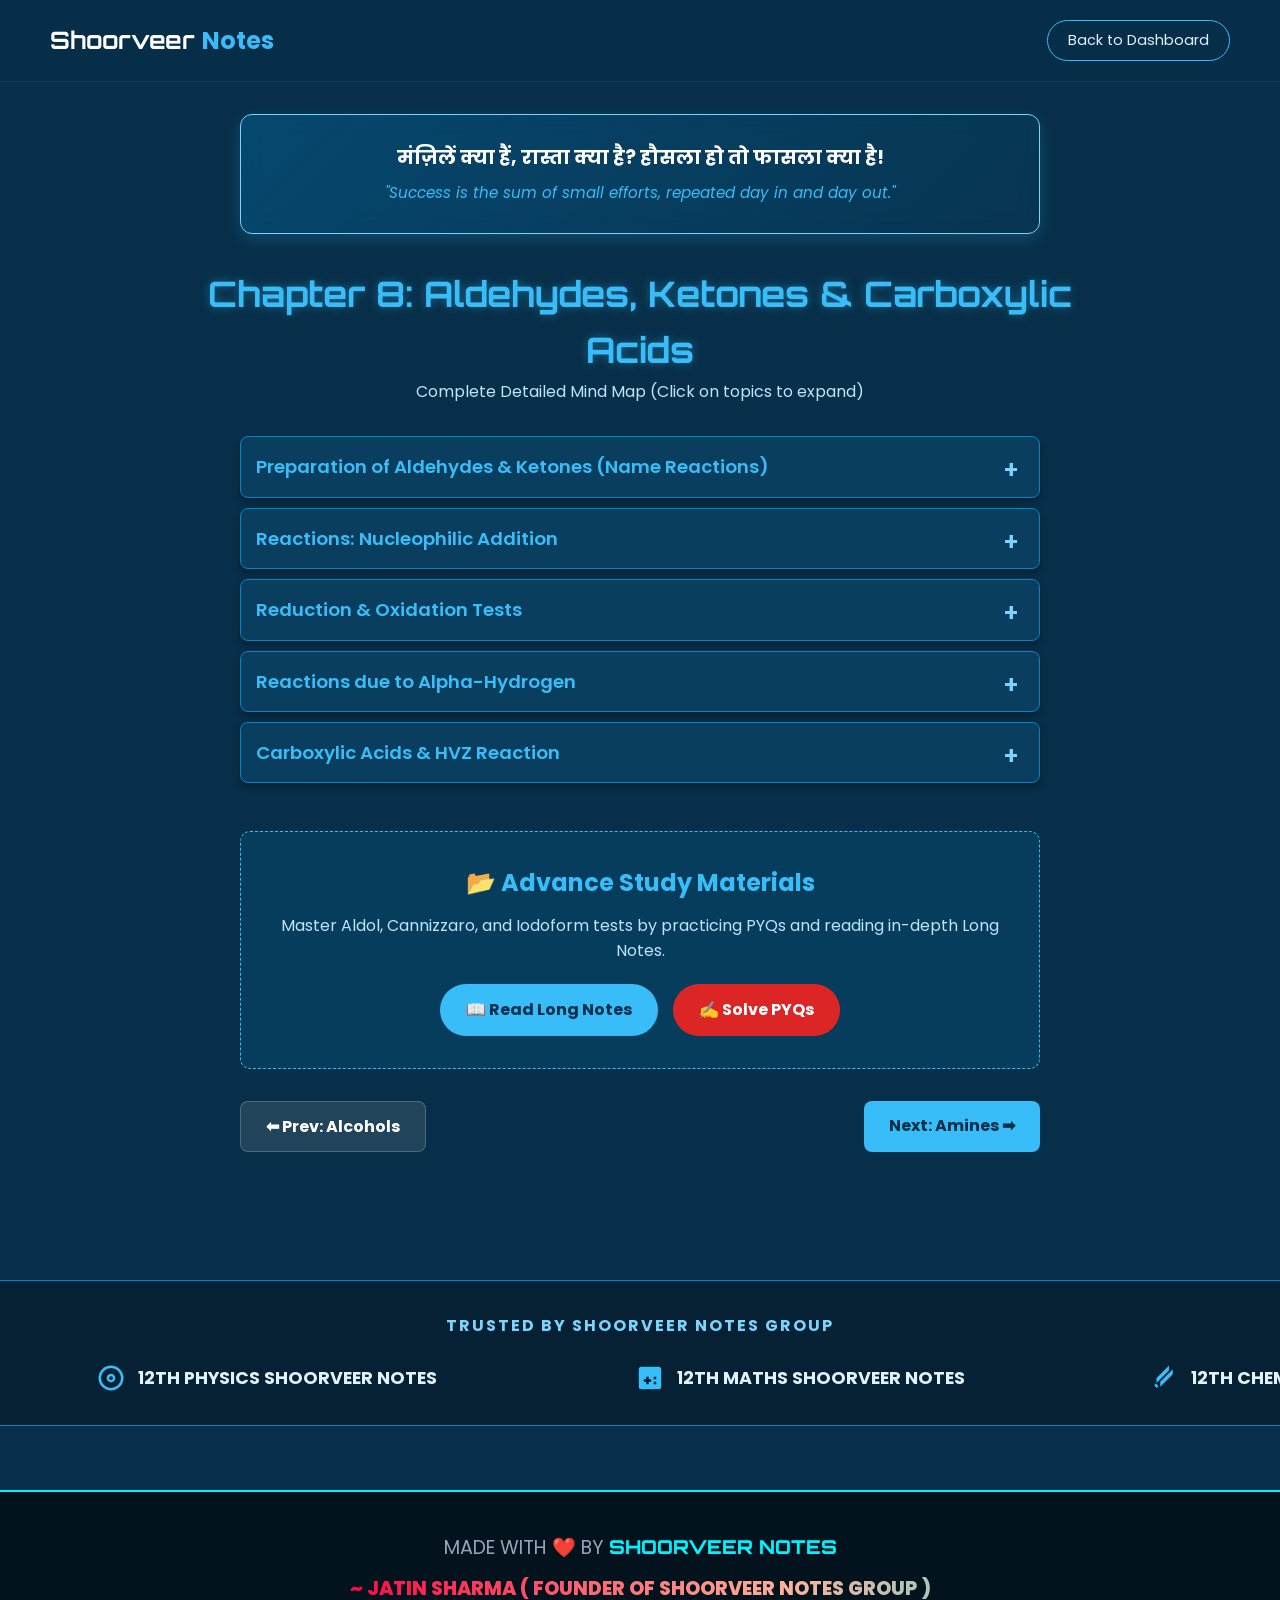
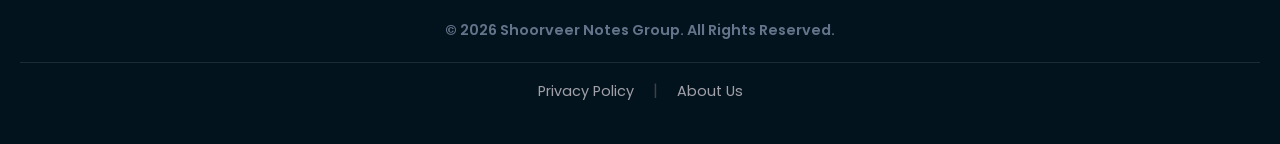
<file: aldehydes.html>
<!DOCTYPE html>
<html lang="en">
<head>
    <meta charset="UTF-8">
    <meta name="viewport" content="width=device-width, initial-scale=1.0">
    <title>Chapter 8: Aldehydes, Ketones & Carboxylic Acids - Shoorveer Notes</title>
    <link href="https://fonts.googleapis.com/css2?family=Poppins:wght@300;400;600;700&family=Orbitron:wght@500;700&display=swap" rel="stylesheet">
    <style>
        * { margin: 0; padding: 0; box-sizing: border-box; font-family: 'Poppins', sans-serif; }
        
        /* Dark Navy & Sky Blue Premium Theme */
        body { background-color: #082f49; color: #f0f9ff; line-height: 1.6; overflow-x: hidden; }
        
        /* Navbar */
        nav {
            width: 100%; padding: 20px 50px; display: flex; justify-content: space-between; align-items: center;
            border-bottom: 1px solid rgba(255,255,255,0.05); background: rgba(8, 47, 73, 0.8); backdrop-filter: blur(10px);
            position: sticky; top: 0; z-index: 100;
        }
        .nav-logo { font-size: 1.5rem; font-weight: 700; color: #fff; text-decoration: none; font-family: 'Orbitron', sans-serif;}
        .nav-logo span { color: #38bdf8; }
        .back-btn { padding: 8px 20px; border: 1px solid #38bdf8; color: #e0f2fe; border-radius: 50px; text-decoration: none; font-size: 0.9rem; transition: 0.3s; }
        .back-btn:hover { background: #38bdf8; color: #082f49; }

        .container { max-width: 900px; margin: 0 auto; padding: 2rem 1rem; }
        
        .header { text-align: center; margin-bottom: 2rem; }
        .header h1 { color: #38bdf8; font-size: 2.2rem; text-shadow: 0 0 10px rgba(56, 189, 248, 0.4); font-family: 'Orbitron', sans-serif; }
        .header p { color: #bae6fd; font-size: 1rem; }

        /* Dynamic Motivation Section */
        .motivation-container {
            max-width: 800px;
            margin: 0 auto 2rem auto;
            background: linear-gradient(135deg, rgba(2, 132, 199, 0.3), rgba(3, 105, 161, 0.1));
            padding: 1.5rem;
            border-radius: 12px;
            text-align: center;
            border: 1px solid #7dd3fc;
            box-shadow: 0 5px 15px rgba(56, 189, 248, 0.2);
            min-height: 120px;
            display: flex;
            flex-direction: column;
            justify-content: center;
            backdrop-filter: blur(10px);
        }
        #hindiQuote { font-size: 1.2rem; font-weight: 700; color: #fff; margin-bottom: 8px; transition: opacity 0.5s; }
        #englishQuote { font-size: 0.95rem; font-style: italic; color: #38bdf8; transition: opacity 0.5s; }

        .mindmap-container { max-width: 800px; margin: 0 auto; }
        
        /* Sky Blue Accordion Design */
        details {
            background: rgba(12, 74, 110, 0.6);
            border: 1px solid #0284c7;
            border-radius: 8px;
            margin-bottom: 10px;
            box-shadow: 0 4px 6px rgba(0,0,0,0.3);
            backdrop-filter: blur(5px);
            transition: 0.3s;
        }
        details:hover { border-color: #38bdf8; transform: translateY(-2px); }
        
        summary {
            font-size: 1.15rem;
            font-weight: 600;
            color: #38bdf8;
            padding: 15px;
            cursor: pointer;
            list-style: none;
            position: relative;
        }
        summary::-webkit-details-marker { display: none; }
        summary::after {
            content: '+';
            position: absolute;
            right: 20px;
            font-size: 1.5rem;
            color: #7dd3fc;
        }
        details[open] summary::after { content: '-'; color: #38bdf8; }
        
        .content {
            padding: 0 15px 15px 15px;
            color: #e0f2fe;
            font-size: 0.95rem;
            border-top: 1px dashed #0284c7;
            margin-top: 5px;
            padding-top: 15px;
        }

        .sub-topic { margin-bottom: 15px; }
        .sub-topic h4 { color: #fff; margin-bottom: 5px; border-left: 3px solid #38bdf8; padding-left: 8px;}
        ul { margin-left: 20px; margin-bottom: 10px; }
        li { margin-bottom: 6px; }
        
        .formula {
            display: block;
            background: rgba(0, 0, 0, 0.4);
            padding: 10px;
            border-radius: 5px;
            color: #fde047; /* Yellow highlight for formulas */
            font-family: monospace;
            font-size: 1.05rem;
            margin: 5px 0;
            border-left: 3px solid #fde047;
            overflow-x: auto;
        }

        /* Long Notes & PYQ Section */
        .resources-section {
            max-width: 800px;
            margin: 3rem auto 1rem auto;
            background: rgba(2, 132, 199, 0.15);
            border: 1px dashed #38bdf8;
            border-radius: 10px;
            padding: 2rem;
            text-align: center;
        }
        .resources-section h3 { color: #38bdf8; margin-bottom: 10px; font-size: 1.5rem;}
        .resources-section p { color: #bae6fd; margin-bottom: 20px; }
        .resource-buttons { display: flex; justify-content: center; gap: 15px; flex-wrap: wrap; }
        .res-btn {
            padding: 12px 25px;
            border-radius: 50px;
            text-decoration: none;
            font-weight: bold;
            transition: all 0.3s;
            border: 1px solid transparent;
        }
        .btn-notes { background: #38bdf8; color: #082f49; }
        .btn-notes:hover { background: transparent; border-color: #38bdf8; color: #38bdf8; }
        .btn-pyq { background: #dc2626; color: #fff; }
        .btn-pyq:hover { background: transparent; border-color: #dc2626; color: #dc2626; }

        /* Trusted By Infinite Marquee */
        .trusted-section {
            margin: 4rem 0;
            text-align: center;
            overflow: hidden;
            background: rgba(0, 0, 0, 0.3);
            padding: 2rem 0;
            border-top: 1px solid #0284c7;
            border-bottom: 1px solid #0284c7;
        }
        .trusted-section h3 {
            color: #7dd3fc;
            margin-bottom: 1.5rem;
            font-size: 1rem;
            text-transform: uppercase;
            letter-spacing: 2px;
        }
        .marquee-container {
            display: flex;
            width: 250%; 
            animation: scroll 20s linear infinite;
        }
        .marquee-container:hover { animation-play-state: paused; }
        .brand-item {
            display: flex;
            align-items: center;
            gap: 12px;
            flex: 1;
            justify-content: center;
            padding: 0 30px;
            white-space: nowrap;
            color: #e0f2fe;
            font-weight: bold;
            font-size: 1.1rem;
        }
        .svg-logo { width: 30px; height: 30px; fill: #38bdf8; }
        
        @keyframes scroll {
            0% { transform: translateX(0); }
            100% { transform: translateX(-50%); }
        }

        /* Navigation */
        .nav-section { display: flex; justify-content: space-between; max-width: 800px; margin: 2rem auto; }
        .btn { padding: 12px 25px; border-radius: 8px; text-decoration: none; color: white; font-weight: bold; transition: 0.3s;}
        .btn-home { background: rgba(255,255,255,0.1); border: 1px solid rgba(255,255,255,0.2); }
        .btn-home:hover { background: rgba(255,255,255,0.2); }
        .btn-next { background: #38bdf8; color: #082f49; }
        .btn-next:hover { box-shadow: 0 0 15px #38bdf8; }

        @media (max-width: 768px) { nav { padding: 15px 20px; } .header h1 { font-size: 2rem; } .nav-section { flex-direction: column; gap: 15px; text-align: center; } }
    </style>
</head>
<body>

    <nav>
        <a href="index.html" class="nav-logo">Shoorveer <span>Notes</span></a>
        <a href="index.html" class="back-btn">Back to Dashboard</a>
    </nav>

    <div class="container">
        <div class="motivation-container">
            <div id="hindiQuote">मंज़िलें क्या हैं, रास्ता क्या है? हौसला हो तो फासला क्या है!</div>
            <div id="englishQuote">"Success is the sum of small efforts, repeated day in and day out."</div>
        </div>

        <div class="header">
            <h1>Chapter 8: Aldehydes, Ketones & Carboxylic Acids</h1>
            <p>Complete Detailed Mind Map (Click on topics to expand)</p>
        </div>

        <div class="mindmap-container">
            <details>
                <summary>Preparation of Aldehydes & Ketones (Name Reactions)</summary>
                <div class="content">
                    <div class="sub-topic">
                        <h4>Rosenmund Reduction (Only Aldehydes)</h4>
                        <p>Acyl chlorides (acid chlorides) are hydrogenated over catalyst, palladium on barium sulphate. BaSO₄ acts as a poison to prevent further reduction to alcohol.</p>
                        <span class="formula">R-COCl + H₂ (Pd/BaSO₄) &rarr; R-CHO + HCl</span>
                    </div>
                    <div class="sub-topic">
                        <h4>Stephen Reaction (From Nitriles)</h4>
                        <p>Nitriles are reduced to corresponding imines with stannous chloride (SnCl₂) in the presence of HCl, which on hydrolysis give corresponding aldehyde.</p>
                        <span class="formula">R-CN + SnCl₂ + HCl &rarr; R-CH=NH (H₃O⁺) &rarr; R-CHO</span>
                    </div>
                    <div class="sub-topic">
                        <h4>Etard Reaction</h4>
                        <p>Chromyl chloride (CrO₂Cl₂) oxidizes the methyl group of Toluene to a chromium complex, which on hydrolysis gives Benzaldehyde.</p>
                        <span class="formula">C₆H₅CH₃ + CrO₂Cl₂ (CS₂) &rarr; Chromium Complex (H₃O⁺) &rarr; C₆H₅CHO</span>
                    </div>
                    <div class="sub-topic">
                        <h4>Gattermann-Koch Reaction</h4>
                        <p>Benzene is treated with carbon monoxide (CO) and hydrogen chloride (HCl) in the presence of anhydrous AlCl₃/CuCl to give benzaldehyde.</p>
                        <span class="formula">Benzene + CO + HCl (Anhyd. AlCl₃) &rarr; Benzaldehyde</span>
                    </div>
                    <div class="sub-topic">
                        <h4>Preparation of Ketones</h4>
                        <ul>
                            <li><strong>From Acyl Chlorides:</strong> 2R-MgX + CdCl₂ &rarr; R₂Cd + Mg(X)Cl. Then, 2R'-COCl + R₂Cd &rarr; 2R'-CO-R + CdCl₂.</li>
                            <li><strong>Friedel-Crafts Acylation:</strong> Benzene + R-COCl (Anhyd. AlCl₃) &rarr; Aryl Ketone.</li>
                        </ul>
                    </div>
                </div>
            </details>

            <details>
                <summary>Reactions: Nucleophilic Addition</summary>
                <div class="content">
                    <div class="sub-topic">
                        <h4>Why are Aldehydes more reactive than Ketones?</h4>
                        <p><strong>Steric Factor:</strong> Two alkyl groups in ketones hinder the approach of nucleophile. <br><strong>Electronic Factor:</strong> Alkyl groups show +I effect, which reduces the electrophilicity of the carbonyl carbon in ketones.</p>
                    </div>
                    <div class="sub-topic">
                        <h4>Addition Reactions</h4>
                        <ul>
                            <li><strong>Addition of HCN:</strong> Forms cyanohydrins. Catalyst: base (to generate stronger nucleophile CN⁻).</li>
                            <li><strong>Addition of NaHSO₃:</strong> Forms bisulphite addition compound (white crystalline solid). Used for purification and separation of aldehydes/ketones.</li>
                            <li><strong>Addition of Alcohols:</strong> Aldehydes react with monohydric alcohol to form hemiacetals, then Acetals. Ketones form Ketals with ethylene glycol.</li>
                        </ul>
                    </div>
                    <div class="sub-topic">
                        <h4>Addition of Ammonia Derivatives</h4>
                        <p>Reacts with derivatives (NH₂-Z) to form &gt;C=N-Z. Examples:</p>
                        <ul>
                            <li>Hydroxylamine (NH₂OH) &rarr; Oxime</li>
                            <li>Hydrazine (NH₂NH₂) &rarr; Hydrazone</li>
                            <li>2,4-Dinitrophenylhydrazine (2,4-DNP) &rarr; 2,4-DNP derivative (Orange-Red precipitate - used as a test for carbonyl group).</li>
                        </ul>
                    </div>
                </div>
            </details>

            <details>
                <summary>Reduction & Oxidation Tests</summary>
                <div class="content">
                    <div class="sub-topic">
                        <h4>Reduction to Hydrocarbons (Very Important)</h4>
                        <ul>
                            <li><strong>Clemmensen Reduction:</strong> Carbonyl group is reduced to CH₂ group using Zinc amalgam and conc. HCl.<br><span class="formula">&gt;C=O + Zn-Hg / conc. HCl &rarr; &gt;CH₂ + H₂O</span></li>
                            <li><strong>Wolff-Kishner Reduction:</strong> Carbonyl group is reduced using Hydrazine (NH₂NH₂) followed by heating with KOH in ethylene glycol.<br><span class="formula">&gt;C=O + NH₂NH₂ &rarr; Hydrazone (KOH/Glycol, heat) &rarr; &gt;CH₂ + N₂</span></li>
                        </ul>
                    </div>
                    <div class="sub-topic">
                        <h4>Distinction Tests (Oxidation)</h4>
                        <ul>
                            <li><strong>Tollens' Test (Silver Mirror Test):</strong> Aldehydes (aliphatic & aromatic) reduce Tollens' reagent (ammoniacal silver nitrate) to a bright silver mirror. Ketones do not.</li>
                            <li><strong>Fehling's Test:</strong> Aliphatic aldehydes reduce Fehling's solution (Cu²⁺) to red-brown precipitate of Cu₂O. (Aromatic aldehydes and Ketones do NOT give this test).</li>
                            <li><strong>Haloform (Iodoform) Test:</strong> Compounds having CH₃-CO- group (or CH₃-CH(OH)- group) react with NaOI (I₂ + NaOH) to give yellow precipitate of Iodoform (CHI₃).</li>
                        </ul>
                    </div>
                </div>
            </details>

            <details>
                <summary>Reactions due to Alpha-Hydrogen</summary>
                <div class="content">
                    <div class="sub-topic">
                        <h4>Aldol Condensation</h4>
                        <p>Aldehydes and ketones having <strong>at least one &alpha;-hydrogen</strong> undergo a reaction in the presence of dilute alkali (dil. NaOH) to form &beta;-hydroxy aldehydes (aldol) or &beta;-hydroxy ketones (ketol). On heating, they lose water to form &alpha;,&beta;-unsaturated carbonyl compounds.</p>
                        <span class="formula">2 CH₃CHO (dil. NaOH) &rarr; CH₃-CH(OH)-CH₂-CHO (Heat) &rarr; CH₃-CH=CH-CHO (But-2-enal)</span>
                    </div>
                    <div class="sub-topic">
                        <h4>Cross-Aldol Condensation</h4>
                        <p>When Aldol condensation is carried out between two different aldehydes/ketones. If both contain &alpha;-hydrogen, it gives a mixture of 4 products.</p>
                    </div>
                    <div class="sub-topic">
                        <h4>Cannizzaro Reaction (No Alpha-Hydrogen)</h4>
                        <p>Aldehydes which <strong>DO NOT</strong> have an &alpha;-hydrogen atom (like Formaldehyde HCHO, Benzaldehyde C₆H₅CHO) undergo self oxidation-reduction (disproportionation) when heated with <strong>concentrated alkali</strong> (conc. KOH/NaOH).</p>
                        <span class="formula">2 HCHO + conc. KOH &rarr; CH₃OH (Methanol) + HCOOK (Potassium formate)</span>
                    </div>
                </div>
            </details>

            <details>
                <summary>Carboxylic Acids & HVZ Reaction</summary>
                <div class="content">
                    <div class="sub-topic">
                        <h4>Preparation</h4>
                        <ul>
                            <li><strong>From 1° Alcohols & Aldehydes:</strong> Oxidation using alkaline KMnO₄ or acidic K₂Cr₂O₇.</li>
                            <li><strong>From Nitriles & Amides:</strong> Hydrolysis with H⁺ or OH⁻ with heat.</li>
                            <li><strong>From Grignard Reagents:</strong> RMgX + Solid CO₂ (Dry ice) &rarr; R-COOMgX (H₃O⁺) &rarr; R-COOH.</li>
                        </ul>
                    </div>
                    <div class="sub-topic">
                        <h4>Acidic Strength</h4>
                        <p>Carboxylic acids are stronger acids than phenols because carboxylate ion is stabilized by two equivalent resonance structures (negative charge on more electronegative oxygen atoms).</p>
                        <ul>
                            <li>Electron Withdrawing Groups (EWG) like -NO₂, -Cl <strong>increase</strong> acidic strength. (Cl₃C-COOH is strongest).</li>
                            <li>Electron Donating Groups (EDG) like -CH₃ <strong>decrease</strong> acidic strength.</li>
                        </ul>
                    </div>
                    <div class="sub-topic">
                        <h4>Hell-Volhard-Zelinsky (HVZ) Reaction</h4>
                        <p>Carboxylic acids having an <strong>&alpha;-hydrogen</strong> are halogenated at the &alpha;-position on treatment with chlorine or bromine in the presence of small amount of red phosphorus.</p>
                        <span class="formula">R-CH₂-COOH + (i) X₂/Red P (ii) H₂O &rarr; R-CH(X)-COOH</span>
                    </div>
                    <div class="sub-topic">
                        <h4>Decarboxylation</h4>
                        <p>Sodium salts of carboxylic acids heated with soda lime (NaOH + CaO in 3:1 ratio) lose carbon dioxide to form hydrocarbons containing one carbon less.</p>
                        <span class="formula">R-COONa + NaOH (CaO, Heat) &rarr; R-H + Na₂CO₃</span>
                    </div>
                </div>
            </details>

        </div>

        <div class="resources-section">
            <h3>📂 Advance Study Materials</h3>
            <p>Master Aldol, Cannizzaro, and Iodoform tests by practicing PYQs and reading in-depth Long Notes.</p>
            <div class="resource-buttons">
                <a href="#" class="res-btn btn-notes">📖 Read Long Notes</a>
                <a href="#" class="res-btn btn-pyq">✍️ Solve PYQs</a>
            </div>
        </div>

        <div class="nav-section">
            <a href="alcohols.html" class="btn btn-home">⬅ Prev: Alcohols</a>
            <a href="amines.html" class="btn btn-next">Next: Amines ➡</a>
        </div>
    </div> <div class="trusted-section">
        <h3>TRUSTED BY SHOORVEER NOTES GROUP</h3>
        <div class="marquee-container">
            <div class="brand-item">
                <svg class="svg-logo" viewBox="0 0 24 24"><path d="M12,2A10,10 0 0,1 22,12A10,10 0 0,1 12,22A10,10 0 0,1 2,12A10,10 0 0,1 12,2M12,4A8,8 0 0,0 4,12A8,8 0 0,0 12,20A8,8 0 0,0 20,12A8,8 0 0,0 12,4M12,10.5A1.5,1.5 0 0,1 13.5,12A1.5,1.5 0 0,1 12,13.5A1.5,1.5 0 0,1 10.5,12A1.5,1.5 0 0,1 12,10.5M8.5,12A3.5,3.5 0 0,0 12,15.5A3.5,3.5 0 0,0 15.5,12A3.5,3.5 0 0,0 12,8.5A3.5,3.5 0 0,0 8.5,12Z"/></svg>
                12TH PHYSICS SHOORVEER NOTES
            </div>
            <div class="brand-item">
                <svg class="svg-logo" viewBox="0 0 24 24"><path d="M19,3H5C3.89,3 3,3.89 3,5V19A2,2 0 0,0 5,21H19A2,2 0 0,0 21,19V5C21,3.89 20.1,3 19,3M11,17H9V15H7V13H9V11H11V13H13V15H11V17M17,17H15V15H17V17M17,13H15V11H17V13Z"/></svg>
                12TH MATHS SHOORVEER NOTES
            </div>
            <div class="brand-item">
                <svg class="svg-logo" viewBox="0 0 24 24"><path d="M16 2.01l-10 10.02v3.97l10-10.02V2.01zm3 3l-10 10.02v3.97l10-10.02v-3.97zm-14.88 12.87l1.41-1.41 2.12 2.12-1.41 1.41-2.12-2.12z"/></svg>
                12TH CHEMISTRY SHOORVEER NOTES
            </div>
            
            <div class="brand-item">
                <svg class="svg-logo" viewBox="0 0 24 24"><path d="M12,2A10,10 0 0,1 22,12A10,10 0 0,1 12,22A10,10 0 0,1 2,12A10,10 0 0,1 12,2M12,4A8,8 0 0,0 4,12A8,8 0 0,0 12,20A8,8 0 0,0 20,12A8,8 0 0,0 12,4M12,10.5A1.5,1.5 0 0,1 13.5,12A1.5,1.5 0 0,1 12,13.5A1.5,1.5 0 0,1 10.5,12A1.5,1.5 0 0,1 12,10.5M8.5,12A3.5,3.5 0 0,0 12,15.5A3.5,3.5 0 0,0 15.5,12A3.5,3.5 0 0,0 12,8.5A3.5,3.5 0 0,0 8.5,12Z"/></svg>
                12TH PHYSICS SHOORVEER NOTES
            </div>
            <div class="brand-item">
                <svg class="svg-logo" viewBox="0 0 24 24"><path d="M19,3H5C3.89,3 3,3.89 3,5V19A2,2 0 0,0 5,21H19A2,2 0 0,0 21,19V5C21,3.89 20.1,3 19,3M11,17H9V15H7V13H9V11H11V13H13V15H11V17M17,17H15V15H17V17M17,13H15V11H17V13Z"/></svg>
                12TH MATHS SHOORVEER NOTES
            </div>
            <div class="brand-item">
                <svg class="svg-logo" viewBox="0 0 24 24"><path d="M16 2.01l-10 10.02v3.97l10-10.02V2.01zm3 3l-10 10.02v3.97l10-10.02v-3.97zm-14.88 12.87l1.41-1.41 2.12 2.12-1.41 1.41-2.12-2.12z"/></svg>
                12TH CHEMISTRY SHOORVEER NOTES
            </div>
        </div>
    </div>
    <footer style="background: rgba(0, 0, 0, 0.6); padding: 40px 20px; text-align: center; border-top: 2px solid #00f2fe;">
        <div class="made-by" style="font-size: 1.2rem; color: #94a3b8; margin-bottom: 10px;">
            MADE WITH ❤️ BY <span style="color: #00f2fe; font-weight: 800; font-family: 'Orbitron', sans-serif;">SHOORVEER NOTES</span>
        </div>
        
        <div class="founder-sign" style="font-size: 1.2rem; font-weight: 800; text-transform: uppercase; background: linear-gradient(90deg, #ff0844, #ffb199, #00f2fe, #4facfe, #ff0844); background-size: 300%; -webkit-background-clip: text; -webkit-text-fill-color: transparent; animation: shine 5s linear infinite; display: inline-block;">
            ~ Jatin Sharma ( Founder of Shoorveer Notes Group )
        </div>

        <div style="margin-top: 15px; color: #64748b; font-size: 0.9rem; font-weight: 600;">
            &copy; 2026 Shoorveer Notes Group. All Rights Reserved.
        </div>
        
        <div style="margin-top: 20px; padding-top: 15px; border-top: 1px solid rgba(255, 255, 255, 0.1);">
            <a href="privacy-policy.html" style="color: #a1a1aa; text-decoration: none; font-size: 0.9rem; margin: 0 15px;">Privacy Policy</a>
            <span style="color: #3f3f46;">|</span>
            <a href="about.html" style="color: #a1a1aa; text-decoration: none; font-size: 0.9rem; margin: 0 15px;">About Us</a>
        </div>
    </footer>

    <script>
        const hindiQuotes = [
            "मंज़िलें क्या हैं, रास्ता क्या है? हौसला हो तो फासला क्या है!",
            "लहरों से डरकर नौका पार नहीं होती, कोशिश करने वालों की कभी हार नहीं होती।",
            "जो रातों को जागते हैं, वही इतिहास रचते हैं।",
            "मुश्किलों से भाग जाना आसान होता है, हर पहलू ज़िंदगी का इम्तिहान होता है।",
            "पसीने की स्याही से जो लिखते हैं अपने इरादों को, उनके मुकद्दर के पन्ने कभी कोरे नहीं होते।",
            "सपने वो नहीं जो हम नींद में देखते हैं, सपने वो हैं जो हमारी नींद उड़ा देते हैं।",
            "हार हो जाती है जब मान लिया जाता है, जीत तब होती है जब ठान लिया जाता है।",
            "अभी तो असली उड़ान बाकी है, परिंदे का इम्तिहान बाकी है।",
            "रास्ते मुश्किल हैं पर हम मंज़िल पा ही लेंगे, ये उदासी के दिन एक दिन ढल ही जाएंगे।",
            "खुद पर विश्वास रखो, तुम्हारी जीत निश्चित है।"
        ];

        const englishQuotes = [
            '"Success is the sum of small efforts, repeated day in and day out."',
            '"Don\'t watch the clock; do what it does. Keep going."',
            '"The harder you work for something, the greater you\'ll feel when you achieve it."',
            '"Dream it. Wish it. Do it."',
            '"Great things never come from comfort zones."',
            '"Wake up with determination. Go to bed with satisfaction."',
            '"Push yourself, because no one else is going to do it for you."',
            '"Sometimes later becomes never. Do it now."',
            '"Discipline is the bridge between goals and accomplishment."',
            '"Believe you can and you\'re halfway there."'
        ];

        let currentIndex = 0;
        const hindiElement = document.getElementById("hindiQuote");
        const englishElement = document.getElementById("englishQuote");

        setInterval(() => {
            // Fade out
            hindiElement.style.opacity = 0;
            englishElement.style.opacity = 0;
            
            setTimeout(() => {
                // Change text
                currentIndex = (currentIndex + 1) % hindiQuotes.length;
                hindiElement.innerText = hindiQuotes[currentIndex];
                englishElement.innerText = englishQuotes[currentIndex];
                
                // Fade in
                hindiElement.style.opacity = 1;
                englishElement.style.opacity = 1;
            }, 500); // Wait for fade out to complete
            
        }, 5000); // Runs every 5 seconds
    </script>
</body>
</html>
</file>
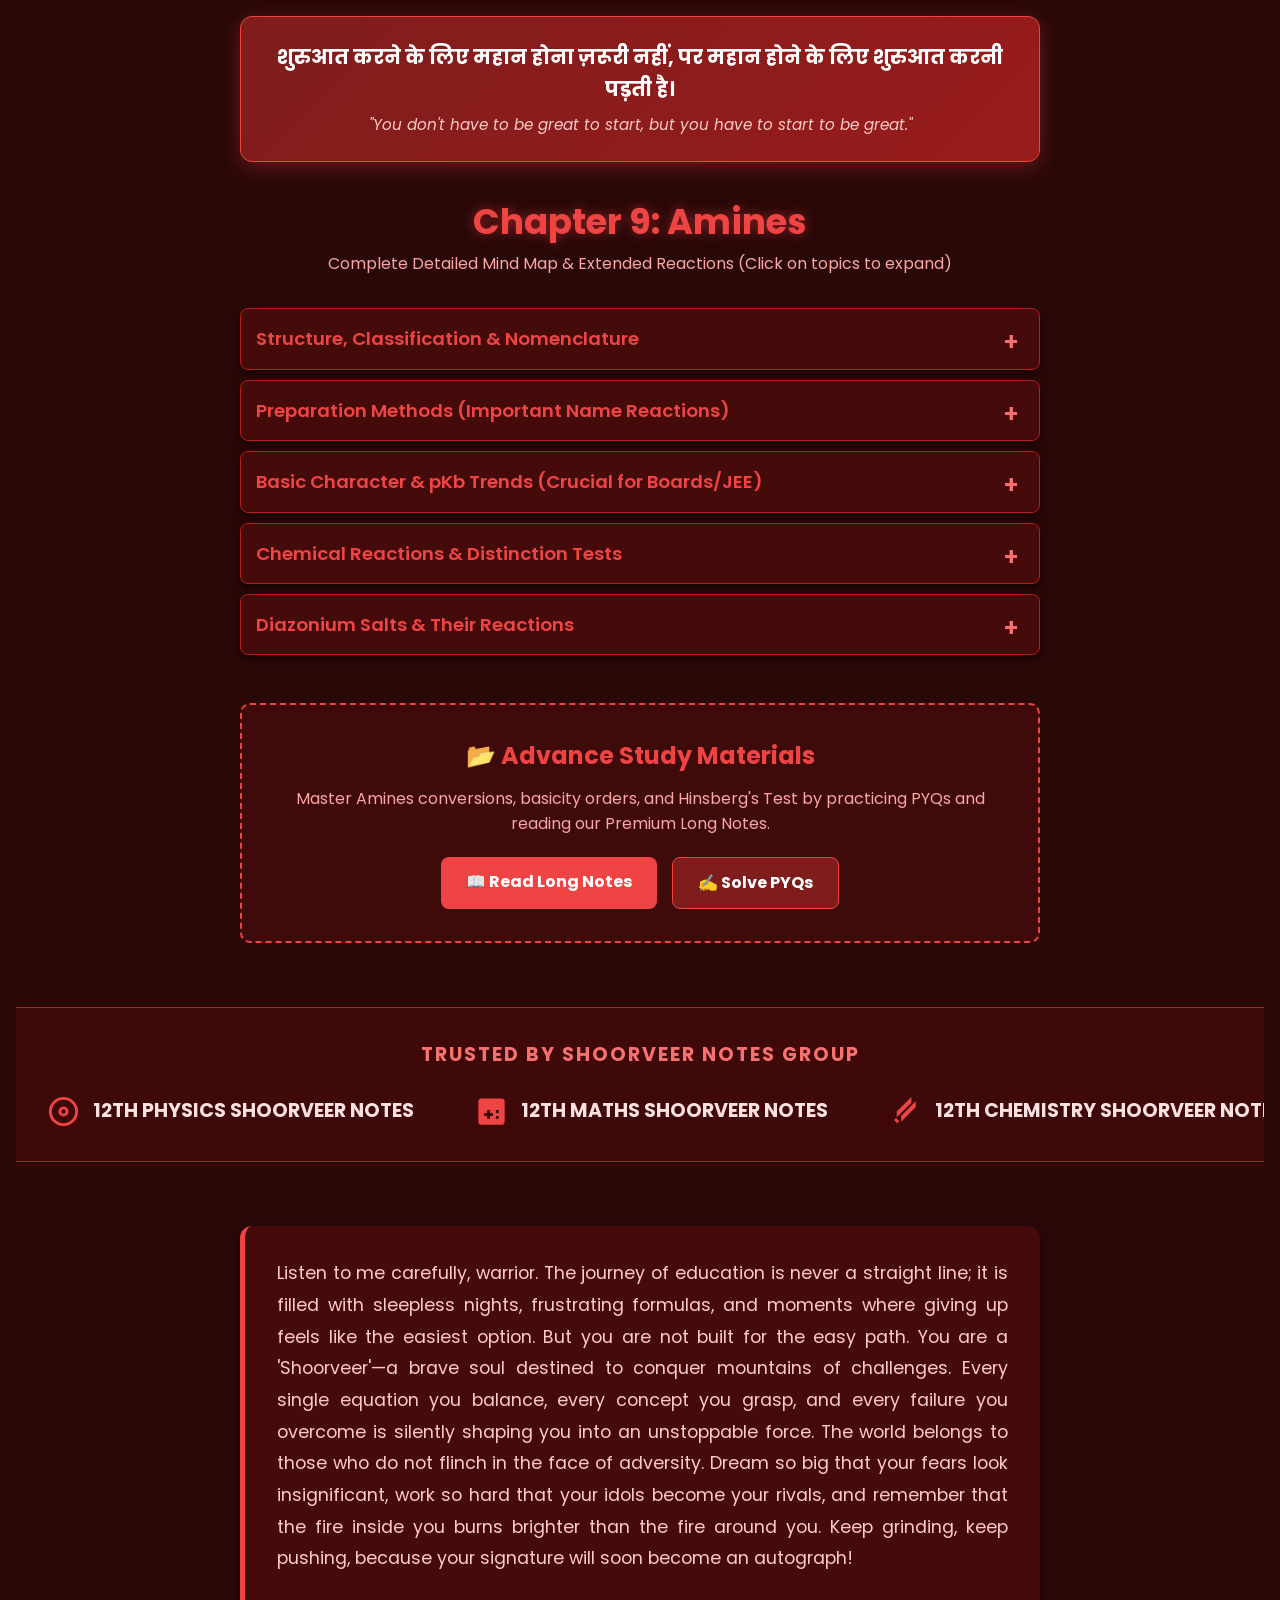
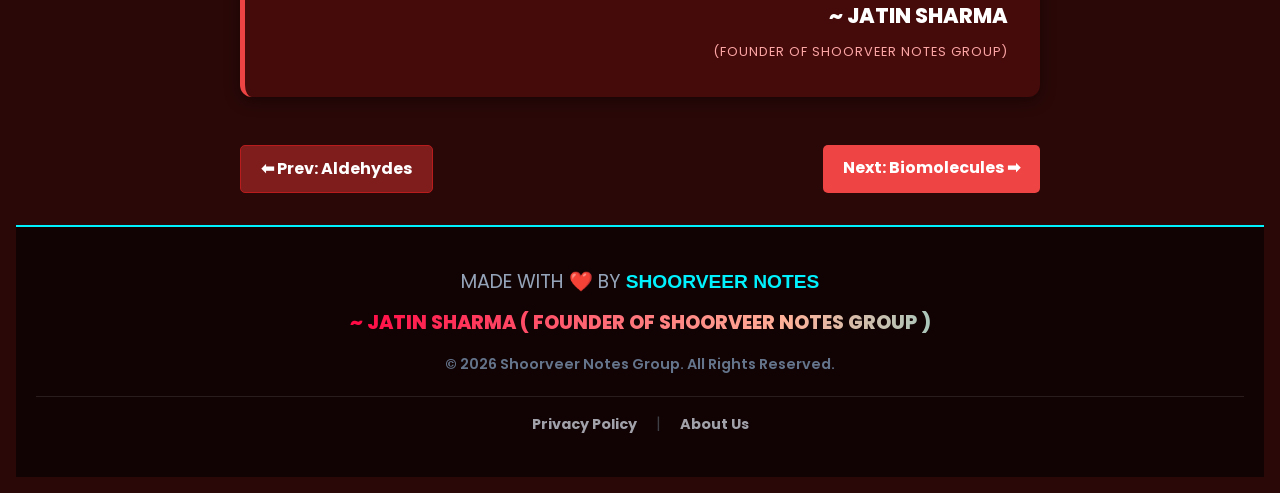
<file: amines.html>
<!DOCTYPE html>
<html lang="en">
<head>
    <meta charset="UTF-8">
    <meta name="viewport" content="width=device-width, initial-scale=1.0">
    <title>Chapter 9: Amines - Shoorveer Notes</title>
    <style>
        @import url('https://fonts.googleapis.com/css2?family=Poppins:wght@300;400;600;700&display=swap');
        
        * { margin: 0; padding: 0; box-sizing: border-box; font-family: 'Poppins', sans-serif; }
        
        /* Lovely Red Premium Theme */
        body { background-color: #2a0808; color: #fecaca; line-height: 1.6; padding: 1rem; overflow-x: hidden; }
        
        .header { text-align: center; margin-bottom: 2rem; }
        .header h1 { color: #ef4444; font-size: 2.2rem; text-shadow: 0 0 12px rgba(239, 68, 68, 0.5); }
        .header p { color: #fca5a5; font-size: 1rem; }

        /* Dynamic Motivation Section */
        .motivation-container {
            max-width: 800px;
            margin: 0 auto 2rem auto;
            background: linear-gradient(135deg, #7f1d1d, #991b1b);
            padding: 1.5rem;
            border-radius: 12px;
            text-align: center;
            border: 1px solid #ef4444;
            box-shadow: 0 5px 20px rgba(239, 68, 68, 0.3);
            min-height: 140px;
            display: flex;
            flex-direction: column;
            justify-content: center;
        }
        #hindiQuote { font-size: 1.25rem; font-weight: 700; color: #ffffff; margin-bottom: 8px; transition: opacity 0.5s; }
        #englishQuote { font-size: 0.95rem; font-style: italic; color: #fecaca; transition: opacity 0.5s; }

        .mindmap-container { max-width: 800px; margin: 0 auto; }
        
        /* Lovely Red Accordion Design */
        details {
            background: #450a0a;
            border: 1px solid #b91c1c;
            border-radius: 8px;
            margin-bottom: 10px;
            box-shadow: 0 4px 8px rgba(0,0,0,0.5);
        }
        
        summary {
            font-size: 1.15rem;
            font-weight: 600;
            color: #ef4444;
            padding: 15px;
            cursor: pointer;
            list-style: none;
            position: relative;
        }
        summary::-webkit-details-marker { display: none; }
        summary::after {
            content: '+';
            position: absolute;
            right: 20px;
            font-size: 1.5rem;
            color: #f87171;
        }
        details[open] summary::after { content: '-'; color: #ef4444; }
        
        .content {
            padding: 0 15px 15px 15px;
            color: #fee2e2;
            font-size: 0.95rem;
            border-top: 1px solid #b91c1c;
            margin-top: 5px;
            padding-top: 10px;
        }

        .sub-topic { margin-bottom: 15px; }
        .sub-topic h4 { color: #ffffff; margin-bottom: 5px; border-left: 3px solid #ef4444; padding-left: 8px;}
        ul { margin-left: 20px; margin-bottom: 10px; }
        li { margin-bottom: 6px; }
        
        .formula {
            display: block;
            background: #2a0808;
            padding: 10px;
            border-radius: 5px;
            color: #fca5a5; 
            font-family: monospace;
            font-size: 1.05rem;
            margin: 5px 0;
            border-left: 3px solid #f87171;
            overflow-x: auto;
        }

        /* Long Notes & PYQ Section */
        .resources-section {
            max-width: 800px;
            margin: 3rem auto 1rem auto;
            background: rgba(185, 28, 28, 0.15);
            border: 2px dashed #ef4444;
            border-radius: 10px;
            padding: 2rem;
            text-align: center;
        }
        .resources-section h3 { color: #ef4444; margin-bottom: 10px; font-size: 1.5rem;}
        .resources-section p { color: #fca5a5; margin-bottom: 20px; }
        .resource-buttons { display: flex; justify-content: center; gap: 15px; flex-wrap: wrap; }
        .res-btn {
            padding: 12px 25px;
            border-radius: 8px;
            text-decoration: none;
            font-weight: bold;
            transition: all 0.3s;
        }
        .btn-notes { background: #ef4444; color: #ffffff; }
        .btn-notes:hover { background: #dc2626; }
        .btn-pyq { background: #7f1d1d; color: #ffffff; border: 1px solid #ef4444;}
        .btn-pyq:hover { background: #991b1b; }

        /* Trusted By Infinite Marquee with Professional SVG Logos */
        .trusted-section {
            margin: 4rem 0;
            text-align: center;
            overflow: hidden;
            background: #3f0909;
            padding: 2rem 0;
            border-top: 1px solid #b91c1c;
            border-bottom: 1px solid #b91c1c;
        }
        .trusted-section h3 {
            color: #f87171;
            margin-bottom: 1.5rem;
            font-size: 1.2rem;
            text-transform: uppercase;
            letter-spacing: 2px;
        }
        .marquee-container {
            display: flex;
            width: 250%; 
            animation: scroll 22s linear infinite;
        }
        .marquee-container:hover { animation-play-state: paused; }
        .brand-item {
            display: flex;
            align-items: center;
            gap: 12px;
            flex: 1;
            justify-content: center;
            padding: 0 30px;
            white-space: nowrap;
            color: #fee2e2;
            font-weight: bold;
            font-size: 1.2rem;
        }
        .svg-logo { width: 35px; height: 35px; fill: #ef4444; }
        
        @keyframes scroll {
            0% { transform: translateX(0); }
            100% { transform: translateX(-50%); }
        }

        /* English Motivation Paragraph */
        .long-motivation {
            max-width: 800px;
            margin: 3rem auto;
            background: #450a0a;
            padding: 2rem;
            border-radius: 12px;
            border-left: 5px solid #ef4444;
            box-shadow: 0 4px 15px rgba(0,0,0,0.4);
        }
        .long-motivation p {
            font-size: 1.1rem;
            line-height: 1.8;
            color: #fecaca;
            margin-bottom: 1.5rem;
            text-align: justify;
        }

        /* Glowing Founder Name */
        .founder-name {
            display: block;
            text-align: right;
            font-size: 1.3rem;
            font-weight: 800;
            color: #ffffff;
            text-transform: uppercase;
            animation: glow 1.5s ease-in-out infinite alternate;
        }
        @keyframes glow {
            from { text-shadow: 0 0 5px #ef4444, 0 0 10px #ef4444, 0 0 20px #ef4444; }
            to { text-shadow: 0 0 10px #f87171, 0 0 20px #f87171, 0 0 30px #f87171, 0 0 40px #f87171; }
        }

        /* Footer */
        footer {
            text-align: center;
            padding: 2rem 1rem;
            background: #2a0808;
            color: #fca5a5;
            font-size: 0.95rem;
            border-top: 1px solid #7f1d1d;
        }
        footer p { margin-bottom: 5px; }
        footer a { color: #ef4444; text-decoration: none; font-weight: bold; }

        /* Navigation */
        .nav-section { display: flex; justify-content: space-between; max-width: 800px; margin: 2rem auto; }
        .btn { padding: 10px 20px; border-radius: 5px; text-decoration: none; color: white; font-weight: bold; }
        .btn-home { background: #7f1d1d; border: 1px solid #b91c1c; }
        .btn-next { background: #ef4444; color: #ffffff; }
    </style>
</head>
<body>

    <!-- Dynamic Motivation Section (Changes every 5 sec) -->
    <div class="motivation-container">
        <div id="hindiQuote">शुरुआत करने के लिए महान होना ज़रूरी नहीं, पर महान होने के लिए शुरुआत करनी पड़ती है।</div>
        <div id="englishQuote">"You don't have to be great to start, but you have to start to be great."</div>
    </div>

    <div class="header">
        <h1>Chapter 9: Amines</h1>
        <p>Complete Detailed Mind Map & Extended Reactions (Click on topics to expand)</p>
    </div>

    <div class="mindmap-container">

        <!-- 1. Structure & Classification -->
        <details>
            <summary>Structure, Classification & Nomenclature</summary>
            <div class="content">
                <div class="sub-topic">
                    <h4>Structure of Amines</h4>
                    <p>Nitrogen atom in amines is <strong>sp³ hybridized</strong>. The geometry is <strong>pyramidal</strong> due to the presence of one unshared electron pair (lone pair). The C-N-C or C-N-H bond angle is slightly less than 109.5° (e.g., 108° in trimethylamine) due to lone pair-bond pair repulsion.</p>
                </div>
                <div class="sub-topic">
                    <h4>Classification</h4>
                    <ul>
                        <li><strong>Primary (1°) Amine:</strong> Replace one H of NH₃ with an alkyl/aryl group (R-NH₂).</li>
                        <li><strong>Secondary (2°) Amine:</strong> Replace two H atoms (R₂NH).</li>
                        <li><strong>Tertiary (3°) Amine:</strong> Replace all three H atoms (R₃N).</li>
                    </ul>
                </div>
                <div class="sub-topic">
                    <h4>Nomenclature Rules</h4>
                    <p>Aliphatic amines are named by adding suffix 'amine' to the parent alkane (Alkanamine). For 2° and 3° amines, the largest group is chosen as the parent chain, and other groups are indicated with prefix 'N-alkyl'.</p>
                    <span class="formula">CH₃-NH-CH₂CH₃ : N-Methylethanamine</span>
                    <span class="formula">(CH₃)₃N : N,N-Dimethylmethanamine</span>
                </div>
            </div>
        </details>

        <!-- 2. Preparation of Amines -->
        <details>
            <summary>Preparation Methods (Important Name Reactions)</summary>
            <div class="content">
                <div class="sub-topic">
                    <h4>Reduction of Nitro, Nitriles & Amides</h4>
                    <ul>
                        <li><strong>Nitro compounds:</strong> Reduced by H₂/Pd or Sn/HCl or Fe/HCl (Fe/HCl is preferred because FeCl₂ formed gets hydrolyzed to release HCl during the reaction).<br><span class="formula">R-NO₂ + 6[H] (Sn/HCl) &rarr; R-NH₂ + 2H₂O</span></li>
                        <li><strong>Nitriles:</strong> Reduced using LiAlH₄ or H₂/Ni or Na(Hg)/C₂H₅OH (Mendius Reduction).<br><span class="formula">R-C&equiv;N + 4[H] &rarr; R-CH₂-NH₂</span> (Steps up the carbon chain).</li>
                        <li><strong>Amides:</strong> Reduced by LiAlH₄ to yield amines with same number of carbon atoms.<br><span class="formula">R-CO-NH₂ + LiAlH₄ &rarr; R-CH₂-NH₂</span></li>
                    </ul>
                </div>
                <div class="sub-topic">
                    <h4>Gabriel Phthalimide Synthesis (For 1° Aliphatic Amines Only)</h4>
                    <p>Phthalimide reacts with ethanolic KOH to form potassium salt. Heating this salt with <strong>alkyl halide</strong> followed by alkaline hydrolysis produces Primary Aliphatic Amines.</p>
                    <p><em>Note:</em> Aromatic primary amines (Aniline) <strong>cannot</strong> be prepared by this method because aryl halides do not undergo nucleophilic substitution with the anion formed by phthalimide.</p>
                </div>
                <div class="sub-topic">
                    <h4>Hoffmann Bromamide Degradation (Step-Down Reaction)</h4>
                    <p>Primary amides react with bromine (Br₂) in aqueous or ethanolic solution of NaOH to form primary amines. The amine formed contains <strong>one carbon less</strong> than the starting amide.</p>
                    <span class="formula">R-CO-NH₂ + Br₂ + 4NaOH &rarr; R-NH₂ + Na₂CO₃ + 2NaBr + 2H₂O</span>
                </div>
            </div>
        </details>

        <!-- 3. Basic Character of Amines -->
        <details>
            <summary>Basic Character & pKb Trends (Crucial for Boards/JEE)</summary>
            <div class="content">
                <div class="sub-topic">
                    <h4>Basic Nature</h4>
                    <p>Amines act as Lewis bases due to the lone pair of electrons on the nitrogen atom. They react with acids to form salts. Higher the basicity, lower is the pKb value.</p>
                    <span class="formula">R-NH₂ + HX &rarr; R-NH₃⁺ X⁻ (Amine Salt)</span>
                </div>
                <div class="sub-topic">
                    <h4>Aliphatic Amines vs Ammonia</h4>
                    <p>Aliphatic amines are stronger bases than NH₃ due to the +I (electron donating) effect of alkyl groups, which increases electron density on the nitrogen atom.</p>
                </div>
                <div class="sub-topic">
                    <h4>Basicity Order in Gas Phase</h4>
                    <p>In gas phase, only +I effect works. Order: <strong>3° > 2° > 1° > NH₃</strong>.</p>
                </div>
                <div class="sub-topic">
                    <h4>Basicity Order in Aqueous Phase (Most Asked)</h4>
                    <p>In aqueous phase, basicity depends on three factors: +I effect, Solvation effect (hydrogen bonding with water), and Steric hindrance. The order is anomalous:</p>
                    <ul>
                        <li><strong>For Methyl Group (-CH₃):</strong> 2° > 1° > 3° > NH₃<br><span class="formula">(CH₃)₂NH > CH₃NH₂ > (CH₃)₃N > NH₃</span></li>
                        <li><strong>For Ethyl Group (-C₂H₅):</strong> 2° > 3° > 1° > NH₃<br><span class="formula">(C₂H₅)₂NH > (C₂H₅)₃N > C₂H₅NH₂ > NH₃</span></li>
                    </ul>
                </div>
                <div class="sub-topic">
                    <h4>Aromatic Amines (Aniline) vs Ammonia</h4>
                    <p>Aniline is a <strong>weaker base</strong> than ammonia. The lone pair of electrons on nitrogen is involved in resonance with the benzene ring, making it less available for protonation.</p>
                </div>
            </div>
        </details>

        <!-- 4. Chemical Reactions of Amines -->
        <details>
            <summary>Chemical Reactions & Distinction Tests</summary>
            <div class="content">
                <div class="sub-topic">
                    <h4>Carbylamine Reaction (Isocyanide Test)</h4>
                    <p>Aliphatic and aromatic <strong>Primary (1°) Amines</strong> on heating with chloroform and ethanolic potassium hydroxide form foul-smelling isocyanides (carbylamines). Secondary and tertiary amines do NOT show this reaction.</p>
                    <span class="formula">R-NH₂ + CHCl₃ + 3KOH (Heat) &rarr; R-NC + 3KCl + 3H₂O</span>
                </div>
                <div class="sub-topic">
                    <h4>Reaction with Nitrous Acid (HNO₂)</h4>
                    <ul>
                        <li><strong>1° Aliphatic Amines:</strong> Form aliphatic diazonium salts which are unstable and instantly decompose to yield alcohols and nitrogen gas (effervescence).</li>
                        <li><strong>1° Aromatic Amines (Aniline):</strong> React with HNO₂ (NaNO₂ + HCl) at low temperature (0-5°C) to form stable Arenediazonium salts.</li>
                    </ul>
                </div>
                <div class="sub-topic">
                    <h4>Hinsberg's Test (Distinction of 1°, 2°, 3° Amines)</h4>
                    <p>Reagent: <strong>Benzenesulfonyl chloride (C₆H₅SO₂Cl)</strong>.</p>
                    <ul>
                        <li><strong>1° Amine:</strong> Forms N-alkylbenzenesulfonamide. The H atom attached to nitrogen is highly acidic. It is <strong>soluble in alkali</strong>.</li>
                        <li><strong>2° Amine:</strong> Forms N,N-dialkylbenzenesulfonamide. Does not have an acidic H atom attached to N. It is <strong>insoluble in alkali</strong>.</li>
                        <li><strong>3° Amine:</strong> Does not react with Hinsberg's reagent at all.</li>
                    </ul>
                </div>
                <div class="sub-topic">
                    <h4>Electrophilic Substitution of Aniline</h4>
                    <ul>
                        <li><strong>Bromination:</strong> Aniline reacts with Bromine water at room temp to give a white precipitate of 2,4,6-tribromoaniline. (To get mono-substituted product, NH₂ group is first protected by acetylation with acetic anhydride).</li>
                        <li><strong>Nitration:</strong> Direct nitration gives a significant amount of meta-nitroaniline (47%) along with para and ortho, because in acidic medium aniline gets protonated to anilinium ion which is meta-directing.</li>
                    </ul>
                </div>
            </div>
        </details>

        <!-- 5. Diazonium Salts -->
        <details>
            <summary>Diazonium Salts & Their Reactions</summary>
            <div class="content">
                <div class="sub-topic">
                    <h4>Structure & Stability</h4>
                    <p>General formula: <strong>ArN₂⁺X⁻</strong>. Arene diazonium salts are stable for a short time at low temperatures (0-5°C) due to resonance stabilization.</p>
                </div>
                <div class="sub-topic">
                    <h4>Replacement Reactions</h4>
                    <ul>
                        <li><strong>Sandmeyer Reaction:</strong> Replacement of diazo group by Cl, Br, or CN using Cu(I) salts (Cu₂Cl₂, Cu₂Br₂, CuCN).</li>
                        <li><strong>Gattermann Reaction:</strong> Replacement of diazo group by Cl or Br using Copper powder in presence of corresponding halogen acid (Cu/HCl or Cu/HBr).</li>
                        <li><strong>Balz-Schiemann Reaction (Fluorination):</strong> Diazonium salt is treated with fluoroboric acid (HBF₄) to form a precipitate, which on heating decomposes to yield fluorobenzene.</li>
                        <li><strong>Replacement by H (Reduction):</strong> Treated with mild reducing agents like hypophosphorous acid (H₃PO₂) or ethanol to give Benzene.</li>
                    </ul>
                </div>
                <div class="sub-topic">
                    <h4>Coupling Reactions (Azo Dye Test)</h4>
                    <p>Diazonium salts react with highly reactive aromatic compounds (like phenol, aniline) to form highly colored azo compounds (-N=N- bond).</p>
                    <ul>
                        <li>With <strong>Phenol</strong> (in weakly basic medium pH 9-10) &rarr; p-Hydroxyazobenzene (<strong>Orange Dye</strong>).</li>
                        <li>With <strong>Aniline</strong> (in weakly acidic medium pH 4-5) &rarr; p-Aminoazobenzene (<strong>Yellow Dye</strong>).</li>
                    </ul>
                </div>
            </div>
        </details>

    </div>

    <!-- Long Notes & PYQ Space -->
    <div class="resources-section">
        <h3>📂 Advance Study Materials</h3>
        <p>Master Amines conversions, basicity orders, and Hinsberg's Test by practicing PYQs and reading our Premium Long Notes.</p>
        <div class="resource-buttons">
            <a href="#" class="res-btn btn-notes">📖 Read Long Notes</a>
            <a href="#" class="res-btn btn-pyq">✍️ Solve PYQs</a>
        </div>
    </div>

    <!-- Professional Trusted By Marquee -->
    <div class="trusted-section">
        <h3>TRUSTED BY SHOORVEER NOTES GROUP</h3>
        <div class="marquee-container">
            <!-- Set 1 -->
            <div class="brand-item">
                <svg class="svg-logo" viewBox="0 0 24 24"><path d="M12,2A10,10 0 0,1 22,12A10,10 0 0,1 12,22A10,10 0 0,1 2,12A10,10 0 0,1 12,2M12,4A8,8 0 0,0 4,12A8,8 0 0,0 12,20A8,8 0 0,0 20,12A8,8 0 0,0 12,4M12,10.5A1.5,1.5 0 0,1 13.5,12A1.5,1.5 0 0,1 12,13.5A1.5,1.5 0 0,1 10.5,12A1.5,1.5 0 0,1 12,10.5M8.5,12A3.5,3.5 0 0,0 12,15.5A3.5,3.5 0 0,0 15.5,12A3.5,3.5 0 0,0 12,8.5A3.5,3.5 0 0,0 8.5,12Z"/></svg>
                12TH PHYSICS SHOORVEER NOTES
            </div>
            <div class="brand-item">
                <svg class="svg-logo" viewBox="0 0 24 24"><path d="M19,3H5C3.89,3 3,3.89 3,5V19A2,2 0 0,0 5,21H19A2,2 0 0,0 21,19V5C21,3.89 20.1,3 19,3M11,17H9V15H7V13H9V11H11V13H13V15H11V17M17,17H15V15H17V17M17,13H15V11H17V13Z"/></svg>
                12TH MATHS SHOORVEER NOTES
            </div>
            <div class="brand-item">
                <svg class="svg-logo" viewBox="0 0 24 24"><path d="M16 2.01l-10 10.02v3.97l10-10.02V2.01zm3 3l-10 10.02v3.97l10-10.02v-3.97zm-14.88 12.87l1.41-1.41 2.12 2.12-1.41 1.41-2.12-2.12z"/></svg>
                12TH CHEMISTRY SHOORVEER NOTES
            </div>
            <div class="brand-item">
                <svg class="svg-logo" viewBox="0 0 24 24"><path d="M12,4A4,4 0 0,1 16,8A4,4 0 0,1 12,12A4,4 0 0,1 8,8A4,4 0 0,1 12,4M12,14C16.42,14 20,15.79 20,18V20H4V18C4,15.79 7.58,14 12,14Z"/></svg>
                12TH BIOLOGY SHOORVEER NOTES
            </div>
            <div class="brand-item">
                <svg class="svg-logo" viewBox="0 0 24 24"><path d="M18,22H6A2,2 0 0,1 4,20V4C4,2.89 4.9,2 6,2H14L20,8V20A2,2 0 0,1 18,22M13,3.5V9H18.5L13,3.5M7,13H17V11H7V13M7,17H14V15H7V17Z"/></svg>
                12TH ENGLISH SHOORVEER NOTES
            </div>
            
            <!-- Set 2 (Exact Duplicate for Seamless Loop) -->
            <div class="brand-item">
                <svg class="svg-logo" viewBox="0 0 24 24"><path d="M12,2A10,10 0 0,1 22,12A10,10 0 0,1 12,22A10,10 0 0,1 2,12A10,10 0 0,1 12,2M12,4A8,8 0 0,0 4,12A8,8 0 0,0 12,20A8,8 0 0,0 20,12A8,8 0 0,0 12,4M12,10.5A1.5,1.5 0 0,1 13.5,12A1.5,1.5 0 0,1 12,13.5A1.5,1.5 0 0,1 10.5,12A1.5,1.5 0 0,1 12,10.5M8.5,12A3.5,3.5 0 0,0 12,15.5A3.5,3.5 0 0,0 15.5,12A3.5,3.5 0 0,0 12,8.5A3.5,3.5 0 0,0 8.5,12Z"/></svg>
                12TH PHYSICS SHOORVEER NOTES
            </div>
            <div class="brand-item">
                <svg class="svg-logo" viewBox="0 0 24 24"><path d="M19,3H5C3.89,3 3,3.89 3,5V19A2,2 0 0,0 5,21H19A2,2 0 0,0 21,19V5C21,3.89 20.1,3 19,3M11,17H9V15H7V13H9V11H11V13H13V15H11V17M17,17H15V15H17V17M17,13H15V11H17V13Z"/></svg>
                12TH MATHS SHOORVEER NOTES
            </div>
            <div class="brand-item">
                <svg class="svg-logo" viewBox="0 0 24 24"><path d="M16 2.01l-10 10.02v3.97l10-10.02V2.01zm3 3l-10 10.02v3.97l10-10.02v-3.97zm-14.88 12.87l1.41-1.41 2.12 2.12-1.41 1.41-2.12-2.12z"/></svg>
                12TH CHEMISTRY SHOORVEER NOTES
            </div>
            <div class="brand-item">
                <svg class="svg-logo" viewBox="0 0 24 24"><path d="M12,4A4,4 0 0,1 16,8A4,4 0 0,1 12,12A4,4 0 0,1 8,8A4,4 0 0,1 12,4M12,14C16.42,14 20,15.79 20,18V20H4V18C4,15.79 7.58,14 12,14Z"/></svg>
                12TH BIOLOGY SHOORVEER NOTES
            </div>
            <div class="brand-item">
                <svg class="svg-logo" viewBox="0 0 24 24"><path d="M18,22H6A2,2 0 0,1 4,20V4C4,2.89 4.9,2 6,2H14L20,8V20A2,2 0 0,1 18,22M13,3.5V9H18.5L13,3.5M7,13H17V11H7V13M7,17H14V15H7V17Z"/></svg>
                12TH ENGLISH SHOORVEER NOTES
            </div>
        </div>
    </div>

    <!-- Long Motivational Block -->
    <div class="long-motivation">
        <p>
            Listen to me carefully, warrior. The journey of education is never a straight line; it is filled with sleepless nights, frustrating formulas, and moments where giving up feels like the easiest option. But you are not built for the easy path. You are a 'Shoorveer'—a brave soul destined to conquer mountains of challenges. Every single equation you balance, every concept you grasp, and every failure you overcome is silently shaping you into an unstoppable force. The world belongs to those who do not flinch in the face of adversity. Dream so big that your fears look insignificant, work so hard that your idols become your rivals, and remember that the fire inside you burns brighter than the fire around you. Keep grinding, keep pushing, because your signature will soon become an autograph!
        </p>
        <span class="founder-name">~ Jatin Sharma <br><span style="font-size:0.8rem; font-weight:normal; letter-spacing:1px; color:#fca5a5;">(Founder of Shoorveer Notes Group)</span></span>
    </div>

    <!-- Navigation -->
    <div class="nav-section">
        <a href="aldehydes.html" class="btn btn-home">⬅ Prev: Aldehydes</a>
        <a href="biomolecules.html" class="btn btn-next">Next: Biomolecules ➡</a>
    </div>

    <footer style="background: rgba(0, 0, 0, 0.6); padding: 40px 20px; text-align: center; border-top: 2px solid #00f2fe;">
        <div class="made-by" style="font-size: 1.2rem; color: #94a3b8; margin-bottom: 10px;">
            MADE WITH ❤️ BY <span style="color: #00f2fe; font-weight: 800; font-family: 'Orbitron', sans-serif;">SHOORVEER NOTES</span>
        </div>
        
        <div class="founder-sign" style="font-size: 1.2rem; font-weight: 800; text-transform: uppercase; background: linear-gradient(90deg, #ff0844, #ffb199, #00f2fe, #4facfe, #ff0844); background-size: 300%; -webkit-background-clip: text; -webkit-text-fill-color: transparent; animation: shine 5s linear infinite; display: inline-block;">
            ~ Jatin Sharma ( Founder of Shoorveer Notes Group )
        </div>

        <div style="margin-top: 15px; color: #64748b; font-size: 0.9rem; font-weight: 600;">
            &copy; 2026 Shoorveer Notes Group. All Rights Reserved.
        </div>
        
        <div style="margin-top: 20px; padding-top: 15px; border-top: 1px solid rgba(255, 255, 255, 0.1);">
            <a href="privacy-policy.html" style="color: #a1a1aa; text-decoration: none; font-size: 0.9rem; margin: 0 15px;">Privacy Policy</a>
            <span style="color: #3f3f46;">|</span>
            <a href="about.html" style="color: #a1a1aa; text-decoration: none; font-size: 0.9rem; margin: 0 15px;">About Us</a>
        </div>
    </footer>


    <!-- JavaScript for 50 Dynamic Motivations (Changes Every 5 Seconds) -->
    <script>
        const hindiQuotes = [
            "वक्त से लड़कर जो नसीब बदल दे, इंसान वही जो अपनी तकदीर बदल दे।",
            "संघर्ष में आदमी अकेला होता है, सफलता में दुनिया उसके साथ होती है।",
            "जितना बड़ा संघर्ष होगा, जीत उतनी ही शानदार होगी।",
            "राह संघर्ष की जो चलता है, वही संसार को बदलता है।",
            "हौसले के तरकश में कोशिश का वो तीर ज़िंदा रखो।",
            "ज़िंदगी में कभी उदास ना होना, कभी किसी बात पर निराश ना होना।",
            "मंज़िल उन्हें नहीं मिलती जिनके ख्वाब बड़े होते हैं, मंज़िल उन्हें मिलती है जो ज़िद पर अड़े होते हैं।",
            "अगर सूरज की तरह जलना है, तो रोज़ उगना पड़ेगा।",
            "सफलता एक दिन में नहीं मिलती, लेकिन एक दिन ज़रूर मिलती है।",
            "बुलंद हो हौसला तो मुट्ठी में हर मुकाम है।",
            "मेहनत इतनी खामोशी से करो कि कामयाबी शोर मचा दे।",
            "जो मंजिलों को पाने की चाहत रखते हैं, वो समंदरों पर भी पत्थरों के पुल बना देते हैं।",
            "हारना सबसे बुरी विफलता नहीं है, कोशिश ना करना ही सबसे बड़ी विफलता है।",
            "पानी को बर्फ बदलने में वक्त लगता है, ढले हुए सूरज को निकलने में वक्त लगता है।",
            "अगर आप कुछ ऐसा चाहते हैं जो आपके पास कभी नहीं था, तो आपको कुछ ऐसा करना होगा जो आपने कभी नहीं किया।",
            "गिरकर उठना, उठकर चलना, यही तो है जीवन की कला।",
            "कोई भी लक्ष्य मनुष्य के साहस से बड़ा नहीं, हारा वही जो लड़ा नहीं।",
            "जो तूफानों में पलते हैं, वही दुनिया बदलते हैं।",
            "जहाँ तक दिखाई दे वहाँ तक जाने की कोशिश करें।",
            "सोच को अपनी ले जाओ उस शिखर तक, कि उसके आगे सितारे भी झुक जाएं।",
            "हर कोशिश में शायद सफलता नहीं मिल सकती लेकिन हर सफलता का कारण कोशिश ही होती है।",
            "जीतने का मज़ा तभी आता है, जब सभी आपके हारने का इंतज़ार कर रहे हों।",
            "कामयाब लोग अपने फैसले से दुनिया बदल देते हैं।",
            "मुश्किल नहीं है कुछ दुनिया में, तू जरा हिम्मत तो कर।",
            "अपने सपनो को जिन्दा रखिए।",
            "जो पानी से नहाएगा वो सिर्फ लिबास बदलेगा, जो पसीने से नहाएगा वो इतिहास बदलेगा।",
            "बिना संघर्ष के कोई महान नहीं बनता।",
            "उठो, जागो और तब तक मत रुको जब तक लक्ष्य की प्राप्ति ना हो जाये।",
            "अगर मेहनत आदत बन जाए, तो कामयाबी मुकद्दर बन जाती है।",
            "कल को आसान बनाने के लिए आज आपको कड़ी मेहनत करनी ही पड़ेगी।",
            "रास्ते कभी खत्म नहीं होते, बस लोग हिम्मत हार जाते हैं।",
            "उड़ने में बुराई नहीं है, आप भी उड़ें, लेकिन उतना ही जहाँ से ज़मीन साफ़ दिखाई दे।",
            "अपने खिलाफ बातों को ख़ामोशी से सुन लो, यकीन मानो वक़्त बेहतरीन जवाब देगा।",
            "इंसान सफल तब होता है, जब वह दुनिया को नहीं, खुद को बदलना शुरू कर देता है।",
            "जब थक जाओ तो आराम कर लो, लेकिन कभी हार मत मानो।",
            "सपने सच करने के लिए सपनो से बाहर निकलना पड़ता है।",
            "समय के पास इतना समय नहीं कि वो आपको दोबारा समय दे सके।",
            "वक्त आपका है, चाहो तो सोना बना लो और चाहो तो सोने में गुज़ार दो।",
            "भीड़ हमेशा उस रास्ते पर चलती है जो रास्ता आसान लगता है, पर इसका मतलब यह नहीं की वो सही है।",
            "महानता कभी ना गिरने में नहीं है, बल्कि हर बार गिरकर उठ जाने में है।",
            "सफलता की कोई संजीवनी नहीं है, यह तो सिर्फ मेहनत का फल होता है।",
            "शुरुआत करने का तरीका है कि बात करना छोड़ दें और करना शुरू करें।",
            "कलम तभी चलती है, जब दिमाग़ में आग लगी हो।",
            "आपका समय सीमित है, इसलिए इसे किसी और की ज़िंदगी जीकर व्यर्थ मत करो।",
            "अगर आप समय की कद्र करना सीख गए, तो सफलता आपकी होगी।",
            "जिन्हें अपने काम से प्यार होता है, उनके लिए हर दिन रविवार होता है।",
            "सफलता का मुख्य आधार सकारात्मक सोच और निरंतर प्रयास है।",
            "कभी भी अपनी कमजोरियों को दुनिया के सामने मत लाओ।",
            "आपकी सोच ही आपकी सबसे बड़ी ताकत है।",
            "इरादे जिनके पक्के होते हैं, मंज़िलें उनके कदम चूमती हैं।"
        ];

        const englishQuotes = [
            '"Don\'t stop when you are tired. Stop when you are done."',
            '"The secret of getting ahead is getting started."',
            '"Hard work beats talent when talent doesn\'t work hard."',
            '"Your limitation—it\'s only your imagination."',
            '"Push yourself, because no one else is going to do it for you."',
            '"Great things never come from comfort zones."',
            '"Dream it. Wish it. Do it."',
            '"Success doesn’t just find you. You have to go out and get it."',
            '"The harder you work for something, the greater you’ll feel when you achieve it."',
            '"Dream bigger. Do bigger."',
            '"Don’t stop until you’re proud."',
            '"Wake up with determination. Go to bed with satisfaction."',
            '"Do something today that your future self will thank you for."',
            '"Little things make big days."',
            '"It’s going to be hard, but hard does not mean impossible."',
            '"Don’t wait for opportunity. Create it."',
            '"Sometimes we’re tested not to show our weaknesses, but to discover our strengths."',
            '"The key to success is to focus on goals, not obstacles."',
            '"Dream it. Believe it. Build it."',
            '"Motivation is what gets you started. Habit is what keeps you going."',
            '"We may encounter many defeats but we must not be defeated."',
            '"Whether you think you can or think you can’t, you’re right."',
            '"Security is mostly a superstition. Life is either a daring adventure or nothing."',
            '"The man who has confidence in himself gains the confidence of others."',
            '"The only limit to our realization of tomorrow will be our doubts of today."',
            '"Creativity is intelligence having fun."',
            '"What you lack in talent can be made up with desire, hustle and giving 110% all the time."',
            '"Do what you can with all you have, wherever you are."',
            '"Develop an ‘Attitude of Gratitude’."',
            '"You are never too old to set another goal or to dream a new dream."',
            '"To see what is right and not do it is a lack of courage."',
            '"Reading is to the mind, as exercise is to the body."',
            '"Fake it until you make it! Act as if you had all the confidence you require."',
            '"The future belongs to the competent. Get good, get better, be the best!"',
            '"For every reason it’s not possible, there are hundreds of people who have faced the same circumstances and succeeded."',
            '"Things work out best for those who make the best of how things work out."',
            '"A room without books is like a body without a soul."',
            '"I think goals should never be easy, they should force you to work, even if they are uncomfortable at the time."',
            '"One of the lessons that I grew up with was to always stay true to yourself."',
            '"Today’s accomplishments were yesterday’s impossibilities."',
            '"The only way to do great work is to love what you do."',
            '"If you can dream it, you can do it."',
            '"Don’t sit down and wait for the opportunities to come. Get up and make them."',
            '"A winner is a dreamer who never gives up."',
            '"The expert in anything was once a beginner."',
            '"It always seems impossible until it is done."',
            '"You don’t have to be great to start, but you have to start to be great."',
            '"Success is not final, failure is not fatal: it is the courage to continue that counts."',
            '"Believe you can and you’re halfway there."',
            '"The only place where success comes before work is in the dictionary."'
        ];

        let currentIndex = 0;
        const hindiElement = document.getElementById("hindiQuote");
        const englishElement = document.getElementById("englishQuote");

        setInterval(() => {
            // Fade out
            hindiElement.style.opacity = 0;
            englishElement.style.opacity = 0;
            
            setTimeout(() => {
                // Change text
                currentIndex = (currentIndex + 1) % hindiQuotes.length;
                hindiElement.innerText = hindiQuotes[currentIndex];
                englishElement.innerText = englishQuotes[currentIndex];
                
                // Fade in
                hindiElement.style.opacity = 1;
                englishElement.style.opacity = 1;
            }, 500); 
            
        }, 5000); // 5 Seconds interval
    </script>
</body>
</html>
</file>
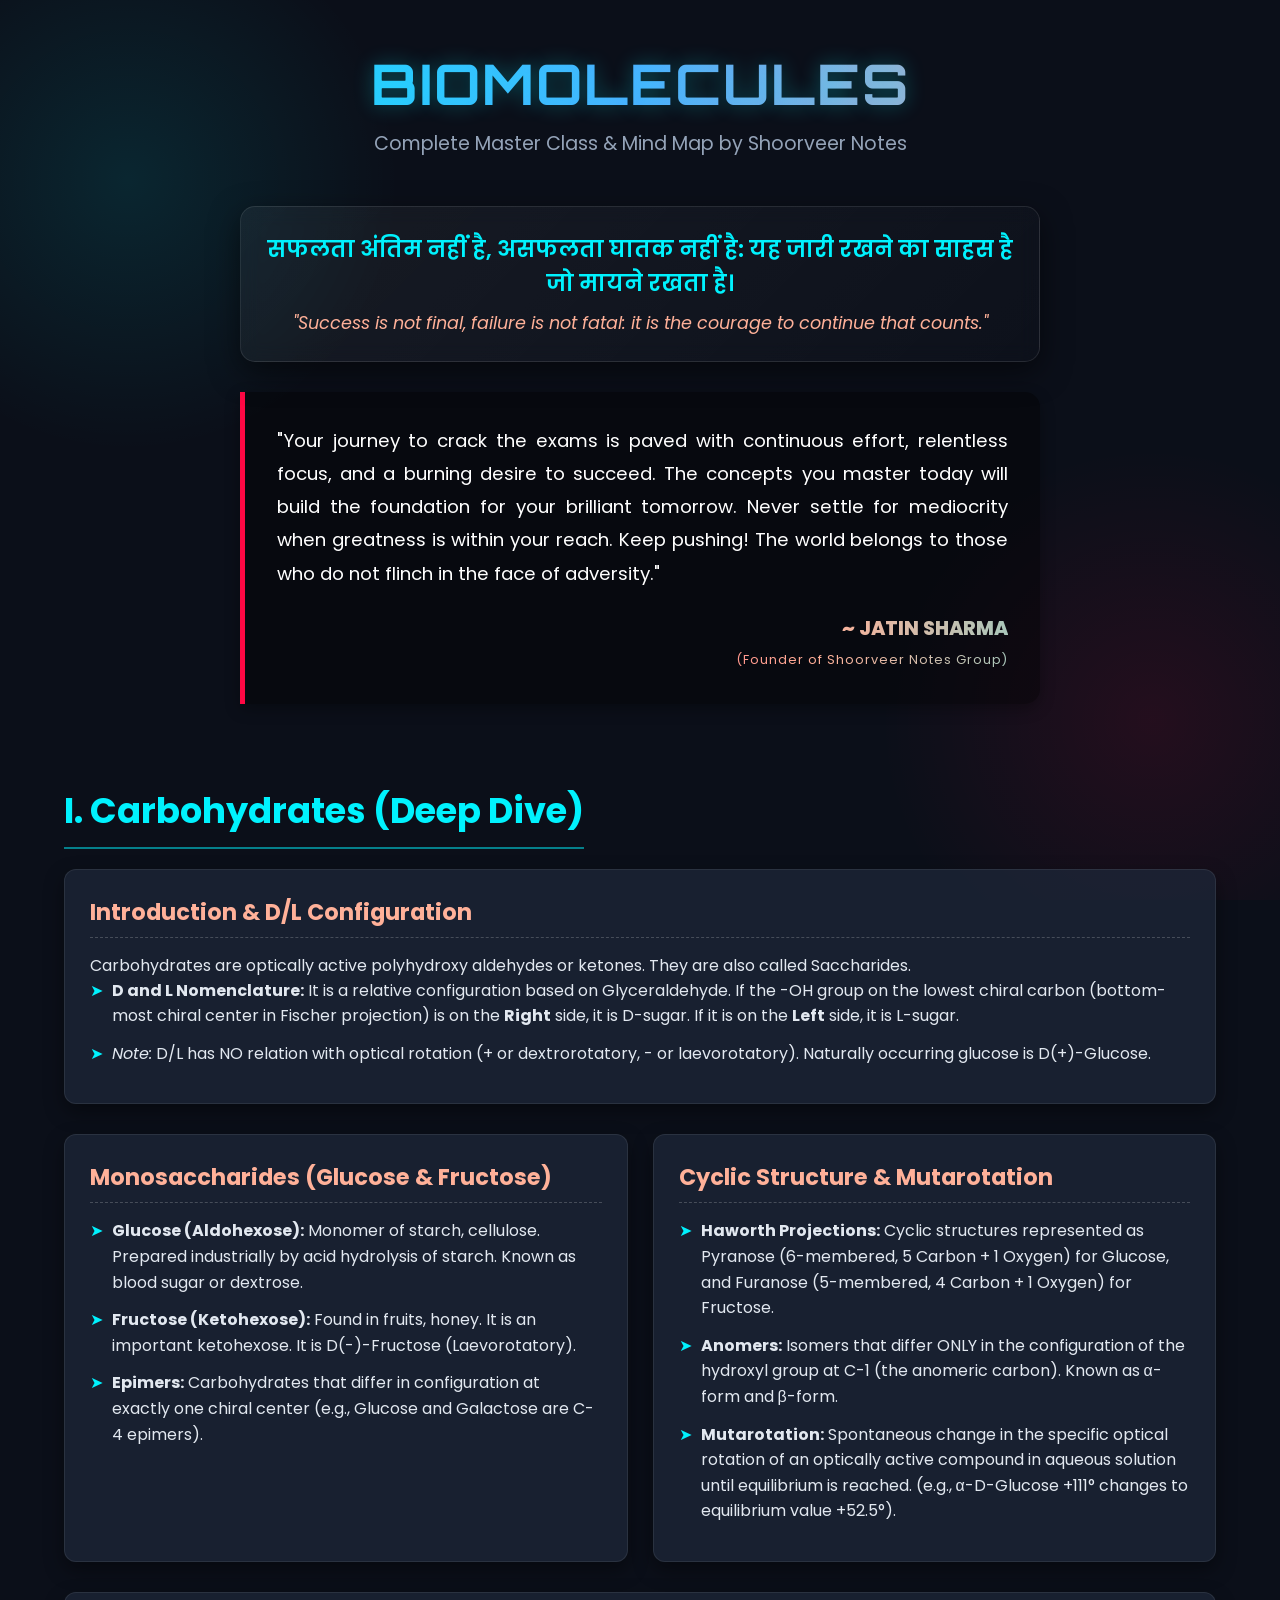
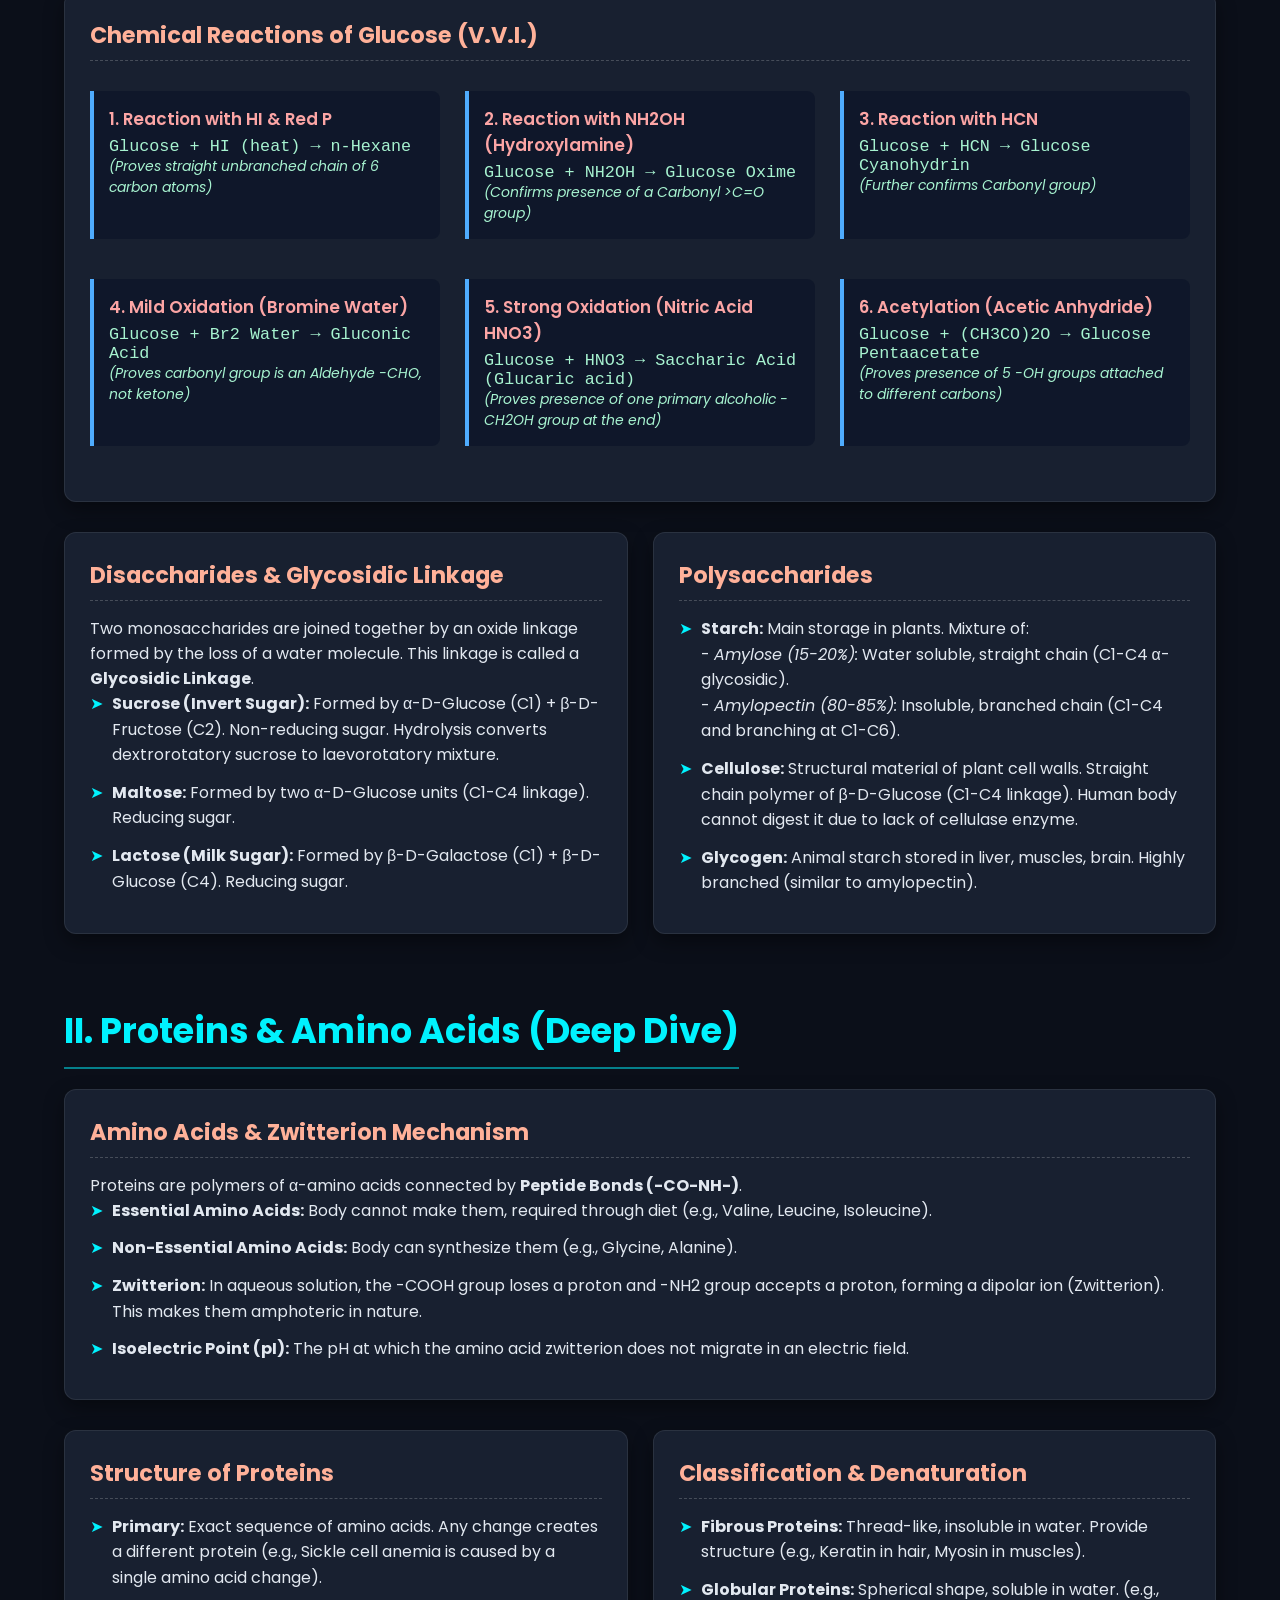
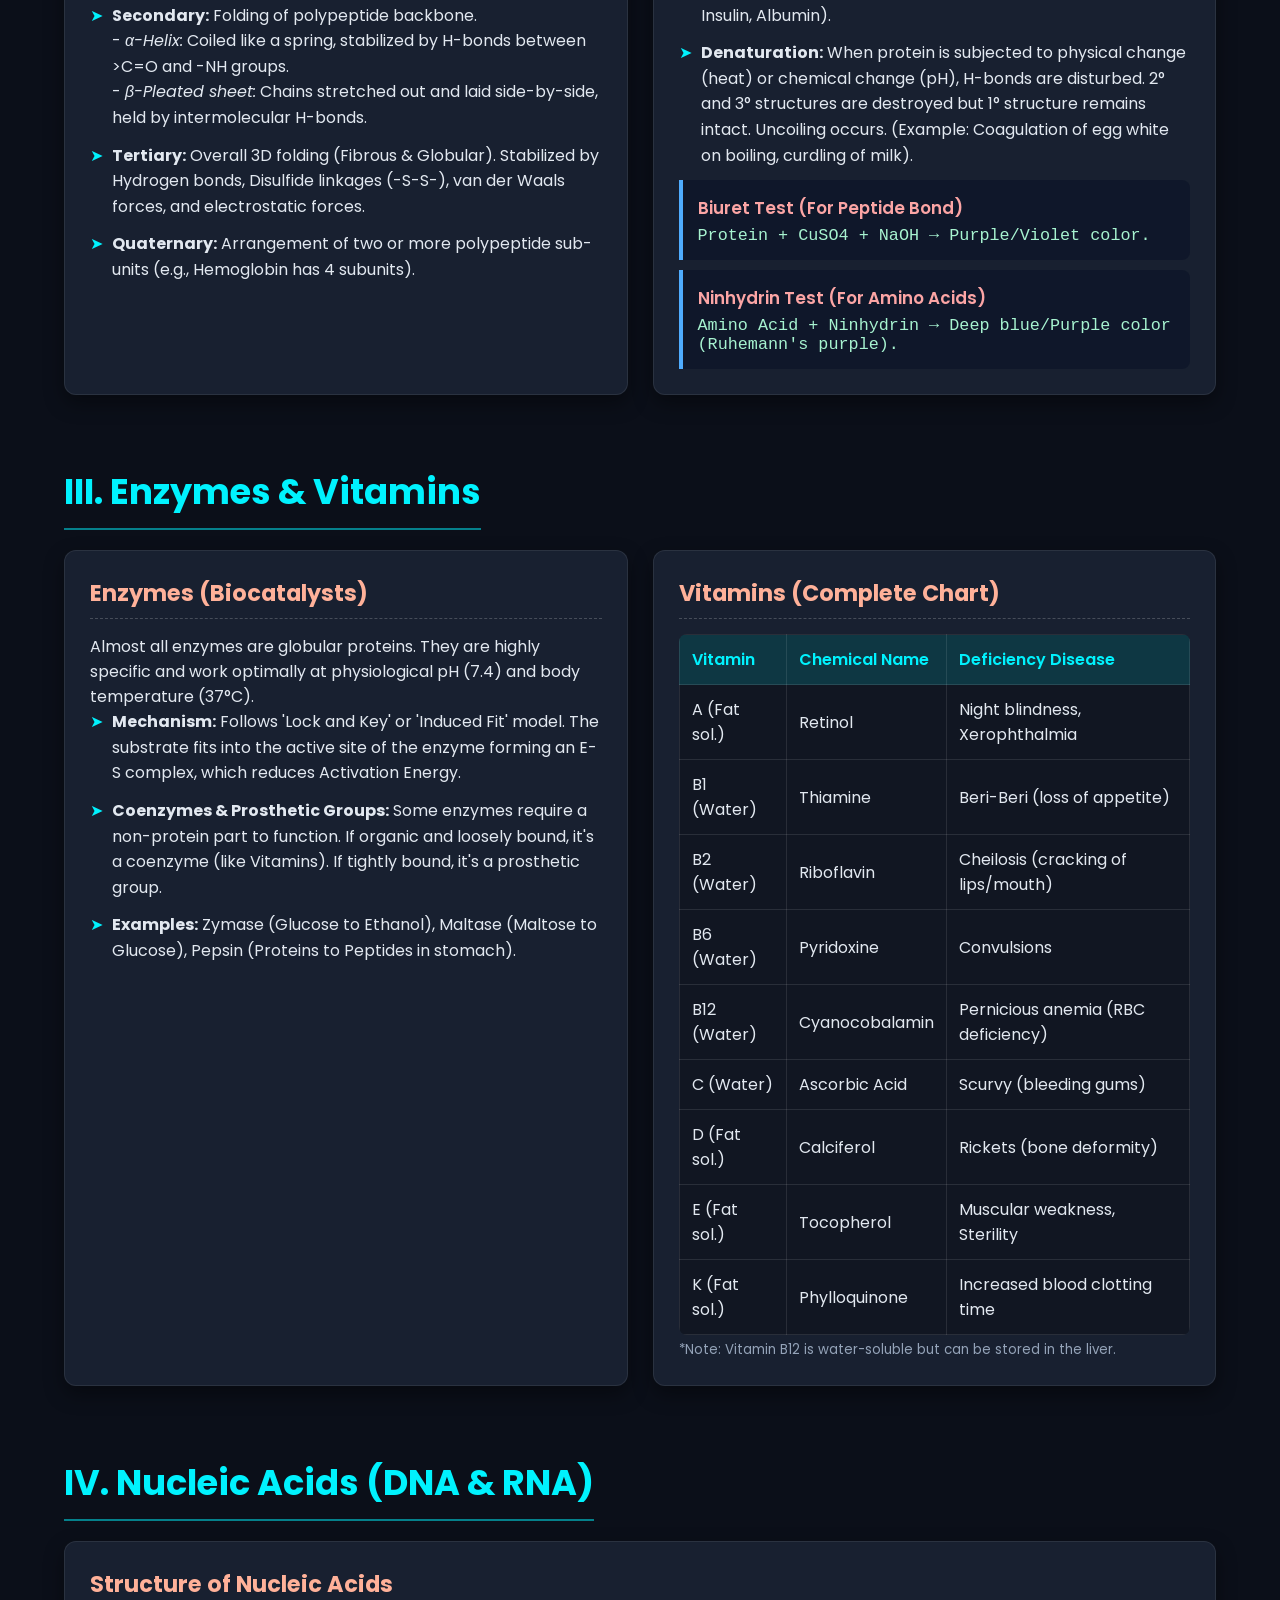
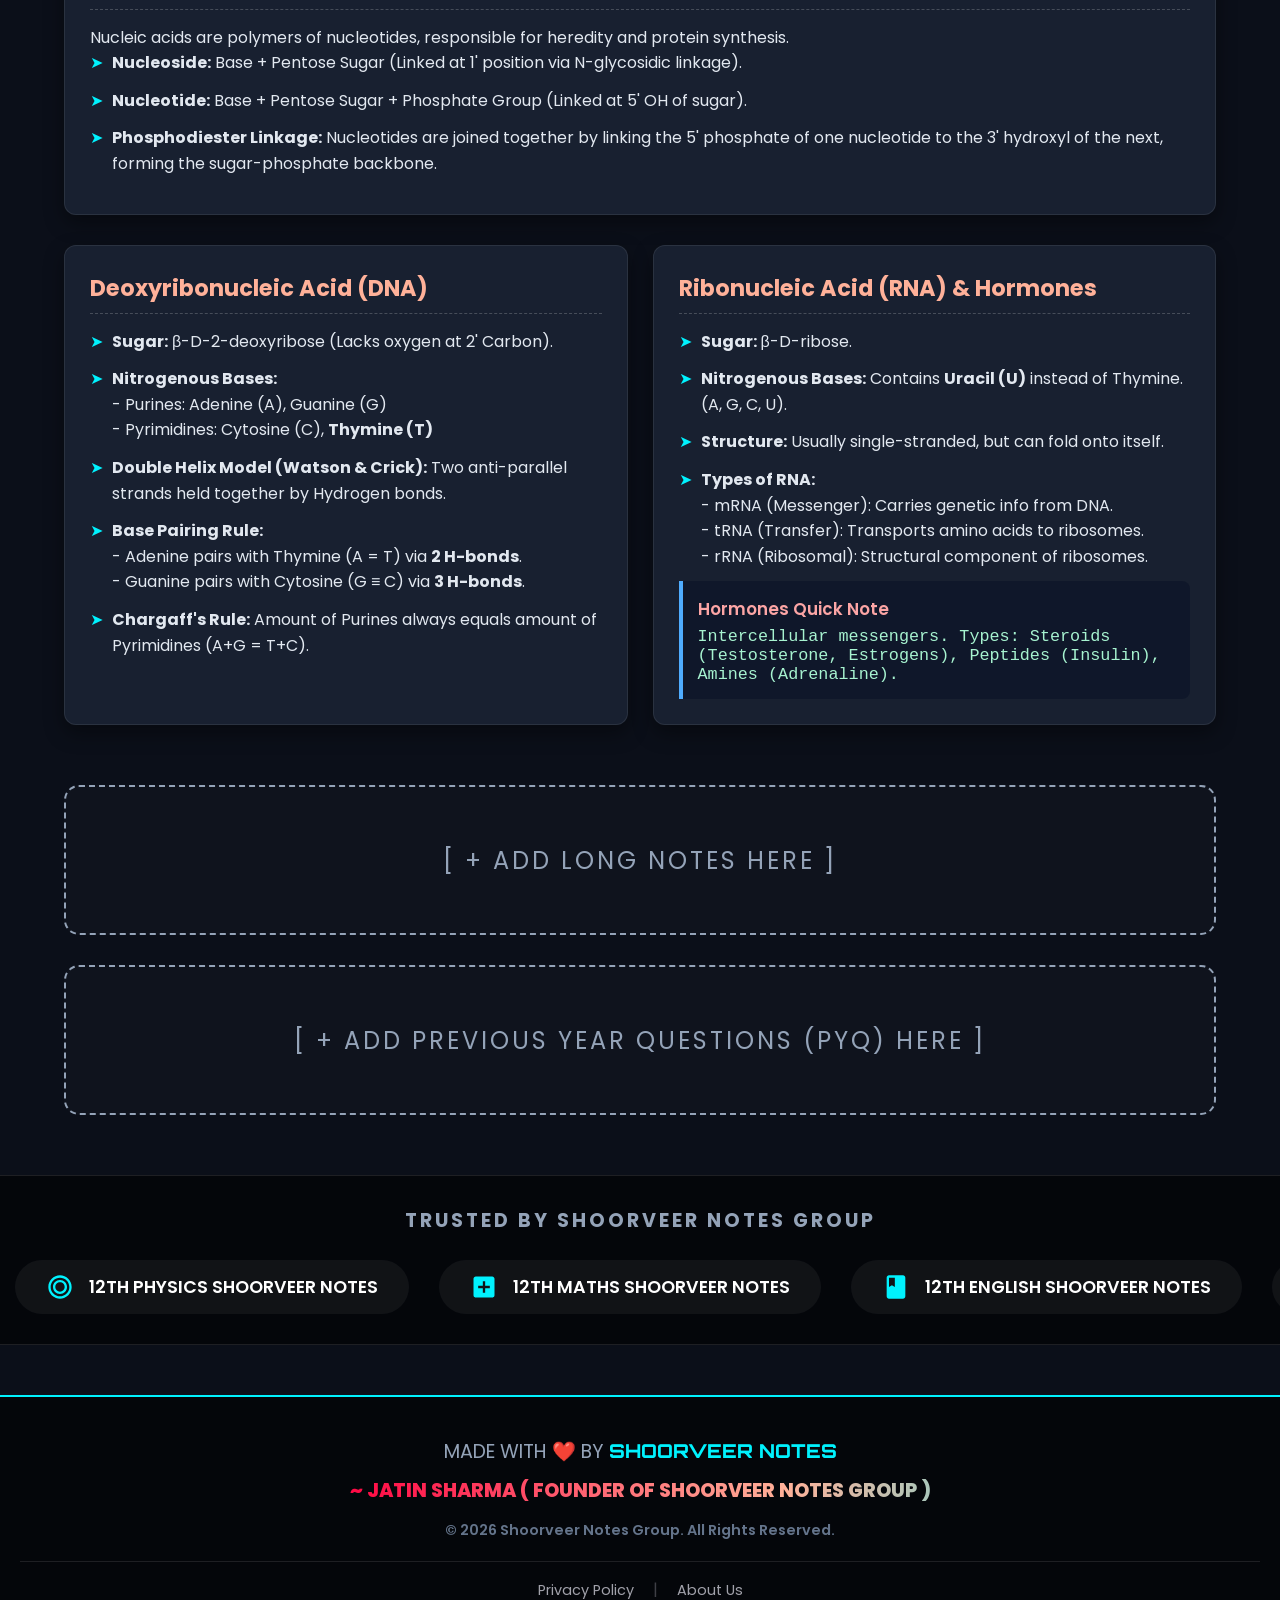
<file: biomolecules.html>
<!DOCTYPE html>
<html lang="en">
<head>
    <meta charset="UTF-8">
    <meta name="viewport" content="width=device-width, initial-scale=1.0">
    <title>Biomolecules & Polymers - Mind Map by Shoorveer Notes</title>
    <link href="https://fonts.googleapis.com/css2?family=Poppins:wght@300;400;600;800&family=Orbitron:wght@500;700&display=swap" rel="stylesheet">
    <style>
        :root {
            --bg-color: #0b0f19;
            --container-bg: rgba(20, 27, 45, 0.8);
            --primary: #00f2fe;
            --secondary: #4facfe;
            --accent1: #ff0844;
            --accent2: #ffb199;
            --text-light: #e2e8f0;
            --text-muted: #94a3b8;
            --border-glow: rgba(0, 242, 254, 0.5);
            --card-bg: rgba(30, 41, 59, 0.7);
        }

        * {
            margin: 0;
            padding: 0;
            box-sizing: border-box;
            font-family: 'Poppins', sans-serif;
        }

        body {
            background-color: var(--bg-color);
            color: var(--text-light);
            overflow-x: hidden;
            background-image: radial-gradient(circle at 10% 20%, rgba(0, 242, 254, 0.1) 0%, transparent 20%), 
                              radial-gradient(circle at 90% 80%, rgba(255, 8, 68, 0.1) 0%, transparent 20%);
            background-attachment: fixed;
        }

        header {
            text-align: center;
            padding: 3rem 1rem 1rem 1rem;
            position: relative;
        }

        h1.chapter-title {
            font-family: 'Orbitron', sans-serif;
            font-size: 3.5rem;
            background: linear-gradient(to right, var(--primary), var(--secondary), var(--accent2));
            -webkit-background-clip: text;
            -webkit-text-fill-color: transparent;
            text-transform: uppercase;
            letter-spacing: 2px;
            margin-bottom: 10px;
            text-shadow: 0px 0px 20px rgba(0, 242, 254, 0.3);
        }

        .subtitle {
            color: var(--text-muted);
            font-size: 1.2rem;
            margin-bottom: 2rem;
        }

        /* Shayari Section */
        .shayari-container {
            background: linear-gradient(135deg, rgba(255,255,255,0.05), rgba(255,255,255,0.01));
            border: 1px solid rgba(255,255,255,0.1);
            backdrop-filter: blur(10px);
            padding: 25px;
            border-radius: 15px;
            width: 90%;
            max-width: 800px;
            margin: 0 auto 30px auto;
            text-align: center;
            min-height: 120px;
            display: flex;
            flex-direction: column;
            justify-content: center;
            box-shadow: 0 10px 30px rgba(0,0,0,0.5);
            transition: opacity 0.5s ease-in-out;
        }

        .shayari-hindi {
            font-size: 1.4rem;
            color: var(--primary);
            margin-bottom: 10px;
            font-weight: 600;
        }

        .shayari-eng {
            font-size: 1.1rem;
            color: var(--accent2);
            font-style: italic;
        }

        /* English Motivation Block */
        .motivation-block {
            width: 90%;
            max-width: 800px;
            margin: 0 auto 40px auto;
            padding: 2rem;
            background: rgba(0,0,0,0.4);
            border-left: 5px solid var(--accent1);
            border-radius: 0 15px 15px 0;
            box-shadow: 0 5px 15px rgba(0,0,0,0.3);
        }

        .motivation-text {
            font-size: 1.15rem;
            line-height: 1.8;
            margin-bottom: 1.5rem;
            color: #fff;
            text-align: justify;
        }

        .founder-sign {
            text-align: right;
            font-size: 1.2rem;
            font-weight: 800;
            text-transform: uppercase;
            background: linear-gradient(90deg, #ff0844, #ffb199, #00f2fe, #4facfe, #ff0844);
            background-size: 300%;
            -webkit-background-clip: text;
            -webkit-text-fill-color: transparent;
            animation: shine 5s linear infinite;
        }

        @keyframes shine {
            0% { background-position: 0% center; }
            100% { background-position: 300% center; }
        }

        /* Container for content */
        .content-wrapper {
            width: 90%;
            max-width: 1200px;
            margin: 0 auto;
        }

        /* Section Headings */
        .section-title {
            font-size: 2.2rem;
            color: var(--primary);
            border-bottom: 2px solid var(--border-glow);
            padding-bottom: 10px;
            margin: 40px 0 20px 0;
            display: inline-block;
        }

        /* Grid Layouts */
        .grid-1 {
            display: grid;
            grid-template-columns: 1fr;
            gap: 25px;
            margin-bottom: 30px;
        }
        .grid-2 {
            display: grid;
            grid-template-columns: repeat(auto-fit, minmax(350px, 1fr));
            gap: 25px;
            margin-bottom: 30px;
        }
        .grid-3 {
            display: grid;
            grid-template-columns: repeat(auto-fit, minmax(300px, 1fr));
            gap: 25px;
            margin-bottom: 30px;
        }

        /* Cards */
        .card {
            background: var(--card-bg);
            border: 1px solid rgba(255,255,255,0.08);
            border-radius: 12px;
            padding: 25px;
            box-shadow: 0 8px 20px rgba(0,0,0,0.4);
            transition: transform 0.3s ease, box-shadow 0.3s ease;
        }

        .card:hover {
            transform: translateY(-5px);
            box-shadow: 0 12px 30px var(--border-glow);
            border-color: var(--primary);
        }

        .card h3 {
            color: var(--accent2);
            font-size: 1.4rem;
            margin-bottom: 15px;
            border-bottom: 1px dashed rgba(255,255,255,0.2);
            padding-bottom: 8px;
        }

        .card ul { list-style: none; }
        .card ul li {
            margin-bottom: 12px;
            padding-left: 22px;
            position: relative;
            line-height: 1.6;
        }
        .card ul li::before {
            content: '➤';
            position: absolute;
            left: 0;
            color: var(--primary);
        }

        /* Reaction Box specific */
        .reaction-box {
            background: rgba(15, 23, 42, 0.9);
            border-left: 4px solid var(--secondary);
            padding: 15px;
            margin-top: 15px;
            border-radius: 0 8px 8px 0;
            font-family: monospace;
            font-size: 1.05rem;
            color: #a7f3d0;
            overflow-x: auto;
        }

        .reaction-title {
            color: #fca5a5;
            font-family: 'Poppins', sans-serif;
            font-weight: 600;
            margin-bottom: 5px;
        }

        /* Table styles */
        table {
            width: 100%;
            border-collapse: collapse;
            margin-top: 15px;
            background: rgba(0,0,0,0.3);
            border-radius: 8px;
            overflow: hidden;
            font-family: 'Poppins', sans-serif;
        }
        th, td {
            border: 1px solid rgba(255,255,255,0.1);
            padding: 12px;
            text-align: left;
        }
        th {
            background: rgba(0, 242, 254, 0.15);
            color: var(--primary);
            font-weight: 600;
        }

        /* Placeholder Spaces at Bottom */
        .bottom-placeholders {
            margin: 60px 0;
            display: flex;
            flex-direction: column;
            gap: 30px;
        }

        .placeholder-box {
            width: 100%;
            min-height: 150px;
            border: 2px dashed var(--text-muted);
            border-radius: 15px;
            display: flex;
            align-items: center;
            justify-content: center;
            background: rgba(255,255,255,0.02);
            font-size: 1.5rem;
            color: var(--text-muted);
            text-transform: uppercase;
            letter-spacing: 3px;
            transition: all 0.3s;
            cursor: pointer;
            text-align: center;
            padding: 20px;
        }

        .placeholder-box:hover {
            border-color: var(--accent1);
            color: var(--accent1);
            background: rgba(255, 8, 68, 0.05);
            box-shadow: 0 0 15px rgba(255, 8, 68, 0.2);
        }

        /* Trusted By Section */
        .trusted-section {
            margin: 50px 0;
            padding: 30px 0;
            background: rgba(0,0,0,0.6);
            border-top: 1px solid rgba(255,255,255,0.1);
            border-bottom: 1px solid rgba(255,255,255,0.1);
            overflow: hidden;
            position: relative;
        }

        .trusted-title {
            text-align: center;
            color: var(--text-muted);
            font-size: 1.2rem;
            margin-bottom: 25px;
            letter-spacing: 3px;
            text-transform: uppercase;
        }

        .marquee-container {
            display: flex;
            width: 250%;
            animation: marquee 25s linear infinite;
        }
        .marquee-container:hover { animation-play-state: paused; }

        .trusted-item {
            display: flex;
            align-items: center;
            gap: 15px;
            padding: 12px 30px;
            background: rgba(255,255,255,0.05);
            border-radius: 50px;
            margin: 0 15px;
            white-space: nowrap;
            transition: all 0.3s ease;
            border: 1px solid transparent;
        }

        .trusted-item:hover {
            background: rgba(255,255,255,0.1);
            transform: scale(1.05);
            border: 1px solid var(--primary);
            box-shadow: 0 0 15px var(--border-glow);
        }

        .trusted-item svg { width: 28px; height: 28px; fill: var(--primary); }
        .trusted-text { font-weight: 600; font-size: 1.1rem; color: #fff; }

        @keyframes marquee {
            0% { transform: translateX(0); }
            100% { transform: translateX(-50%); }
        }

        /* Fix for Footer */
        footer {
            background: #050810;
            padding: 40px 20px;
            text-align: center;
            border-top: 2px solid var(--accent1);
            position: relative;
            z-index: 10;
        }

        @media (max-width: 768px) {
            h1.chapter-title { font-size: 2.2rem; }
            .grid-2, .grid-3 { grid-template-columns: 1fr; }
            .motivation-block { width: 95%; padding: 1.5rem; }
            .reaction-box { font-size: 0.9rem; }
        }
    </style>
</head>
<body>

    <header>
        <h1 class="chapter-title">Biomolecules</h1>
        <div class="subtitle">Complete Master Class & Mind Map by Shoorveer Notes</div>
    </header>

    <div class="shayari-container" id="shayari-box">
        <div class="shayari-hindi" id="shayari-hi">सफलता अंतिम नहीं है, असफलता घातक नहीं है: यह जारी रखने का साहस है जो मायने रखता है।</div>
        <div class="shayari-eng" id="shayari-en">"Success is not final, failure is not fatal: it is the courage to continue that counts."</div>
    </div>

    <div class="motivation-block">
        <div class="motivation-text">
            "Your journey to crack the exams is paved with continuous effort, relentless focus, and a burning desire to succeed. The concepts you master today will build the foundation for your brilliant tomorrow. Never settle for mediocrity when greatness is within your reach. Keep pushing! The world belongs to those who do not flinch in the face of adversity."
        </div>
        <div class="founder-sign">~ Jatin Sharma<br><span style="font-size:0.8rem; font-weight:normal; letter-spacing:1px; color:#94a3b8; text-transform:none; text-shadow:none;">(Founder of Shoorveer Notes Group)</span></div>
    </div>

    <div class="content-wrapper">
        
        <h2 class="section-title">I. Carbohydrates (Deep Dive)</h2>
        <div class="grid-1">
            <div class="card">
                <h3>Introduction & D/L Configuration</h3>
                <p>Carbohydrates are optically active polyhydroxy aldehydes or ketones. They are also called Saccharides.</p>
                <ul>
                    <li><strong>D and L Nomenclature:</strong> It is a relative configuration based on Glyceraldehyde. If the -OH group on the lowest chiral carbon (bottom-most chiral center in Fischer projection) is on the <strong>Right</strong> side, it is D-sugar. If it is on the <strong>Left</strong> side, it is L-sugar.</li>
                    <li><em>Note:</em> D/L has NO relation with optical rotation (+ or dextrorotatory, - or laevorotatory). Naturally occurring glucose is D(+)-Glucose.</li>
                </ul>
            </div>
        </div>

        <div class="grid-2">
            <div class="card">
                <h3>Monosaccharides (Glucose & Fructose)</h3>
                <ul>
                    <li><strong>Glucose (Aldohexose):</strong> Monomer of starch, cellulose. Prepared industrially by acid hydrolysis of starch. Known as blood sugar or dextrose.</li>
                    <li><strong>Fructose (Ketohexose):</strong> Found in fruits, honey. It is an important ketohexose. It is D(-)-Fructose (Laevorotatory).</li>
                    <li><strong>Epimers:</strong> Carbohydrates that differ in configuration at exactly one chiral center (e.g., Glucose and Galactose are C-4 epimers).</li>
                </ul>
            </div>
            
            <div class="card">
                <h3>Cyclic Structure & Mutarotation</h3>
                <ul>
                    <li><strong>Haworth Projections:</strong> Cyclic structures represented as Pyranose (6-membered, 5 Carbon + 1 Oxygen) for Glucose, and Furanose (5-membered, 4 Carbon + 1 Oxygen) for Fructose.</li>
                    <li><strong>Anomers:</strong> Isomers that differ ONLY in the configuration of the hydroxyl group at C-1 (the anomeric carbon). Known as α-form and β-form.</li>
                    <li><strong>Mutarotation:</strong> Spontaneous change in the specific optical rotation of an optically active compound in aqueous solution until equilibrium is reached. (e.g., α-D-Glucose +111° changes to equilibrium value +52.5°).</li>
                </ul>
            </div>
        </div>

        <div class="card" style="margin-bottom: 30px;">
            <h3>Chemical Reactions of Glucose (V.V.I.)</h3>
            <div class="grid-2">
                <div class="reaction-box">
                    <div class="reaction-title">1. Reaction with HI & Red P</div>
                    Glucose + HI (heat) → n-Hexane<br>
                    <small><i>(Proves straight unbranched chain of 6 carbon atoms)</i></small>
                </div>
                <div class="reaction-box">
                    <div class="reaction-title">2. Reaction with NH2OH (Hydroxylamine)</div>
                    Glucose + NH2OH → Glucose Oxime<br>
                    <small><i>(Confirms presence of a Carbonyl >C=O group)</i></small>
                </div>
                <div class="reaction-box">
                    <div class="reaction-title">3. Reaction with HCN</div>
                    Glucose + HCN → Glucose Cyanohydrin<br>
                    <small><i>(Further confirms Carbonyl group)</i></small>
                </div>
                <div class="reaction-box">
                    <div class="reaction-title">4. Mild Oxidation (Bromine Water)</div>
                    Glucose + Br2 Water → Gluconic Acid<br>
                    <small><i>(Proves carbonyl group is an Aldehyde -CHO, not ketone)</i></small>
                </div>
                <div class="reaction-box">
                    <div class="reaction-title">5. Strong Oxidation (Nitric Acid HNO3)</div>
                    Glucose + HNO3 → Saccharic Acid (Glucaric acid)<br>
                    <small><i>(Proves presence of one primary alcoholic -CH2OH group at the end)</i></small>
                </div>
                <div class="reaction-box">
                    <div class="reaction-title">6. Acetylation (Acetic Anhydride)</div>
                    Glucose + (CH3CO)2O → Glucose Pentaacetate<br>
                    <small><i>(Proves presence of 5 -OH groups attached to different carbons)</i></small>
                </div>
            </div>
        </div>

        <div class="grid-2">
            <div class="card">
                <h3>Disaccharides & Glycosidic Linkage</h3>
                <p>Two monosaccharides are joined together by an oxide linkage formed by the loss of a water molecule. This linkage is called a <strong>Glycosidic Linkage</strong>.</p>
                <ul>
                    <li><strong>Sucrose (Invert Sugar):</strong> Formed by α-D-Glucose (C1) + β-D-Fructose (C2). Non-reducing sugar. Hydrolysis converts dextrorotatory sucrose to laevorotatory mixture.</li>
                    <li><strong>Maltose:</strong> Formed by two α-D-Glucose units (C1-C4 linkage). Reducing sugar.</li>
                    <li><strong>Lactose (Milk Sugar):</strong> Formed by β-D-Galactose (C1) + β-D-Glucose (C4). Reducing sugar.</li>
                </ul>
            </div>
            <div class="card">
                <h3>Polysaccharides</h3>
                <ul>
                    <li><strong>Starch:</strong> Main storage in plants. Mixture of:<br> 
                        - <i>Amylose (15-20%):</i> Water soluble, straight chain (C1-C4 α-glycosidic).<br>
                        - <i>Amylopectin (80-85%):</i> Insoluble, branched chain (C1-C4 and branching at C1-C6).
                    </li>
                    <li><strong>Cellulose:</strong> Structural material of plant cell walls. Straight chain polymer of β-D-Glucose (C1-C4 linkage). Human body cannot digest it due to lack of cellulase enzyme.</li>
                    <li><strong>Glycogen:</strong> Animal starch stored in liver, muscles, brain. Highly branched (similar to amylopectin).</li>
                </ul>
            </div>
        </div>

        <h2 class="section-title">II. Proteins & Amino Acids (Deep Dive)</h2>
        <div class="grid-1">
            <div class="card">
                <h3>Amino Acids & Zwitterion Mechanism</h3>
                <p>Proteins are polymers of α-amino acids connected by <strong>Peptide Bonds (-CO-NH-)</strong>.</p>
                <ul>
                    <li><strong>Essential Amino Acids:</strong> Body cannot make them, required through diet (e.g., Valine, Leucine, Isoleucine).</li>
                    <li><strong>Non-Essential Amino Acids:</strong> Body can synthesize them (e.g., Glycine, Alanine).</li>
                    <li><strong>Zwitterion:</strong> In aqueous solution, the -COOH group loses a proton and -NH2 group accepts a proton, forming a dipolar ion (Zwitterion). This makes them amphoteric in nature.</li>
                    <li><strong>Isoelectric Point (pI):</strong> The pH at which the amino acid zwitterion does not migrate in an electric field.</li>
                </ul>
            </div>
        </div>
        <div class="grid-2">
            <div class="card">
                <h3>Structure of Proteins</h3>
                <ul>
                    <li><strong>Primary:</strong> Exact sequence of amino acids. Any change creates a different protein (e.g., Sickle cell anemia is caused by a single amino acid change).</li>
                    <li><strong>Secondary:</strong> Folding of polypeptide backbone.<br>
                        - <i>α-Helix:</i> Coiled like a spring, stabilized by H-bonds between >C=O and -NH groups.<br>
                        - <i>β-Pleated sheet:</i> Chains stretched out and laid side-by-side, held by intermolecular H-bonds.
                    </li>
                    <li><strong>Tertiary:</strong> Overall 3D folding (Fibrous & Globular). Stabilized by Hydrogen bonds, Disulfide linkages (-S-S-), van der Waals forces, and electrostatic forces.</li>
                    <li><strong>Quaternary:</strong> Arrangement of two or more polypeptide sub-units (e.g., Hemoglobin has 4 subunits).</li>
                </ul>
            </div>
            <div class="card">
                <h3>Classification & Denaturation</h3>
                <ul>
                    <li><strong>Fibrous Proteins:</strong> Thread-like, insoluble in water. Provide structure (e.g., Keratin in hair, Myosin in muscles).</li>
                    <li><strong>Globular Proteins:</strong> Spherical shape, soluble in water. (e.g., Insulin, Albumin).</li>
                    <li><strong>Denaturation:</strong> When protein is subjected to physical change (heat) or chemical change (pH), H-bonds are disturbed. 2° and 3° structures are destroyed but 1° structure remains intact. Uncoiling occurs. (Example: Coagulation of egg white on boiling, curdling of milk).</li>
                </ul>
                <div class="reaction-box" style="margin-top:10px;">
                    <div class="reaction-title">Biuret Test (For Peptide Bond)</div>
                    Protein + CuSO4 + NaOH → Purple/Violet color.
                </div>
                <div class="reaction-box" style="margin-top:10px;">
                    <div class="reaction-title">Ninhydrin Test (For Amino Acids)</div>
                    Amino Acid + Ninhydrin → Deep blue/Purple color (Ruhemann's purple).
                </div>
            </div>
        </div>

        <h2 class="section-title">III. Enzymes & Vitamins</h2>
        <div class="grid-2">
            <div class="card">
                <h3>Enzymes (Biocatalysts)</h3>
                <p>Almost all enzymes are globular proteins. They are highly specific and work optimally at physiological pH (7.4) and body temperature (37°C).</p>
                <ul>
                    <li><strong>Mechanism:</strong> Follows 'Lock and Key' or 'Induced Fit' model. The substrate fits into the active site of the enzyme forming an E-S complex, which reduces Activation Energy.</li>
                    <li><strong>Coenzymes & Prosthetic Groups:</strong> Some enzymes require a non-protein part to function. If organic and loosely bound, it's a coenzyme (like Vitamins). If tightly bound, it's a prosthetic group.</li>
                    <li><strong>Examples:</strong> Zymase (Glucose to Ethanol), Maltase (Maltose to Glucose), Pepsin (Proteins to Peptides in stomach).</li>
                </ul>
            </div>
            <div class="card">
                <h3>Vitamins (Complete Chart)</h3>
                <table>
                    <tr>
                        <th>Vitamin</th>
                        <th>Chemical Name</th>
                        <th>Deficiency Disease</th>
                    </tr>
                    <tr>
                        <td>A (Fat sol.)</td>
                        <td>Retinol</td>
                        <td>Night blindness, Xerophthalmia</td>
                    </tr>
                    <tr>
                        <td>B1 (Water)</td>
                        <td>Thiamine</td>
                        <td>Beri-Beri (loss of appetite)</td>
                    </tr>
                    <tr>
                        <td>B2 (Water)</td>
                        <td>Riboflavin</td>
                        <td>Cheilosis (cracking of lips/mouth)</td>
                    </tr>
                    <tr>
                        <td>B6 (Water)</td>
                        <td>Pyridoxine</td>
                        <td>Convulsions</td>
                    </tr>
                    <tr>
                        <td>B12 (Water)</td>
                        <td>Cyanocobalamin</td>
                        <td>Pernicious anemia (RBC deficiency)</td>
                    </tr>
                    <tr>
                        <td>C (Water)</td>
                        <td>Ascorbic Acid</td>
                        <td>Scurvy (bleeding gums)</td>
                    </tr>
                    <tr>
                        <td>D (Fat sol.)</td>
                        <td>Calciferol</td>
                        <td>Rickets (bone deformity)</td>
                    </tr>
                    <tr>
                        <td>E (Fat sol.)</td>
                        <td>Tocopherol</td>
                        <td>Muscular weakness, Sterility</td>
                    </tr>
                    <tr>
                        <td>K (Fat sol.)</td>
                        <td>Phylloquinone</td>
                        <td>Increased blood clotting time</td>
                    </tr>
                </table>
                <small style="color: #94a3b8; display:block; margin-top:5px;">*Note: Vitamin B12 is water-soluble but can be stored in the liver.</small>
            </div>
        </div>

        <h2 class="section-title">IV. Nucleic Acids (DNA & RNA)</h2>
        <div class="grid-1">
            <div class="card">
                <h3>Structure of Nucleic Acids</h3>
                <p>Nucleic acids are polymers of nucleotides, responsible for heredity and protein synthesis.</p>
                <ul>
                    <li><strong>Nucleoside:</strong> Base + Pentose Sugar (Linked at 1' position via N-glycosidic linkage).</li>
                    <li><strong>Nucleotide:</strong> Base + Pentose Sugar + Phosphate Group (Linked at 5' OH of sugar).</li>
                    <li><strong>Phosphodiester Linkage:</strong> Nucleotides are joined together by linking the 5' phosphate of one nucleotide to the 3' hydroxyl of the next, forming the sugar-phosphate backbone.</li>
                </ul>
            </div>
        </div>
        <div class="grid-2">
            <div class="card">
                <h3>Deoxyribonucleic Acid (DNA)</h3>
                <ul>
                    <li><strong>Sugar:</strong> β-D-2-deoxyribose (Lacks oxygen at 2' Carbon).</li>
                    <li><strong>Nitrogenous Bases:</strong><br>
                        - Purines: Adenine (A), Guanine (G)<br>
                        - Pyrimidines: Cytosine (C), <strong>Thymine (T)</strong>
                    </li>
                    <li><strong>Double Helix Model (Watson & Crick):</strong> Two anti-parallel strands held together by Hydrogen bonds.</li>
                    <li><strong>Base Pairing Rule:</strong><br>
                        - Adenine pairs with Thymine (A = T) via <strong>2 H-bonds</strong>.<br>
                        - Guanine pairs with Cytosine (G ≡ C) via <strong>3 H-bonds</strong>.
                    </li>
                    <li><strong>Chargaff's Rule:</strong> Amount of Purines always equals amount of Pyrimidines (A+G = T+C).</li>
                </ul>
            </div>
            <div class="card">
                <h3>Ribonucleic Acid (RNA) & Hormones</h3>
                <ul>
                    <li><strong>Sugar:</strong> β-D-ribose.</li>
                    <li><strong>Nitrogenous Bases:</strong> Contains <strong>Uracil (U)</strong> instead of Thymine. (A, G, C, U).</li>
                    <li><strong>Structure:</strong> Usually single-stranded, but can fold onto itself.</li>
                    <li><strong>Types of RNA:</strong><br>
                        - mRNA (Messenger): Carries genetic info from DNA.<br>
                        - tRNA (Transfer): Transports amino acids to ribosomes.<br>
                        - rRNA (Ribosomal): Structural component of ribosomes.
                    </li>
                </ul>
                <div class="reaction-box" style="margin-top:10px;">
                    <div class="reaction-title">Hormones Quick Note</div>
                    Intercellular messengers. Types: Steroids (Testosterone, Estrogens), Peptides (Insulin), Amines (Adrenaline).
                </div>
            </div>
        </div>

        <div class="bottom-placeholders">
            <div class="placeholder-box">
                [ + ADD LONG NOTES HERE ]
            </div>
            <div class="placeholder-box">
                [ + ADD PREVIOUS YEAR QUESTIONS (PYQ) HERE ]
            </div>
        </div>
    </div>

    <div class="trusted-section">
        <h3 class="trusted-title">Trusted By Shoorveer Notes Group</h3>
        <div class="marquee-container" id="marquee-container">
            </div>
    </div>

    <footer style="background: rgba(0, 0, 0, 0.6); padding: 40px 20px; text-align: center; border-top: 2px solid #00f2fe;">
        <div class="made-by" style="font-size: 1.2rem; color: #94a3b8; margin-bottom: 10px;">
            MADE WITH ❤️ BY <span style="color: #00f2fe; font-weight: 800; font-family: 'Orbitron', sans-serif;">SHOORVEER NOTES</span>
        </div>
        
        <div class="founder-sign" style="font-size: 1.2rem; font-weight: 800; text-transform: uppercase; background: linear-gradient(90deg, #ff0844, #ffb199, #00f2fe, #4facfe, #ff0844); background-size: 300%; -webkit-background-clip: text; -webkit-text-fill-color: transparent; animation: shine 5s linear infinite; display: inline-block;">
            ~ Jatin Sharma ( Founder of Shoorveer Notes Group )
        </div>

        <div style="margin-top: 15px; color: #64748b; font-size: 0.9rem; font-weight: 600;">
            &copy; 2026 Shoorveer Notes Group. All Rights Reserved.
        </div>
        
        <div style="margin-top: 20px; padding-top: 15px; border-top: 1px solid rgba(255, 255, 255, 0.1);">
            <a href="privacy-policy.html" style="color: #a1a1aa; text-decoration: none; font-size: 0.9rem; margin: 0 15px;">Privacy Policy</a>
            <span style="color: #3f3f46;">|</span>
            <a href="about.html" style="color: #a1a1aa; text-decoration: none; font-size: 0.9rem; margin: 0 15px;">About Us</a>
        </div>
    </footer>


    <script>
        // Array of 50 Motivational Quotes
        const quotes = [
            {"en": "Success is not final, failure is not fatal: it is the courage to continue that counts.", "hi": "सफलता अंतिम नहीं है, असफलता घातक नहीं है: यह जारी रखने का साहस है जो मायने रखता है।"},
            {"en": "Believe you can and you're halfway there.", "hi": "विश्वास करें कि आप कर सकते हैं और आप आधी मंजिल तक पहुँच गए हैं।"},
            {"en": "The only way to do great work is to love what you do.", "hi": "महान कार्य करने का एकमात्र तरीका यह है कि आप जो करते हैं उससे प्यार करें।"},
            {"en": "Your time is limited, don't waste it living someone else's life.", "hi": "आपका समय सीमित है, इसे किसी और का जीवन जीने में बर्बाद न करें।"},
            {"en": "The future belongs to those who believe in the beauty of their dreams.", "hi": "भविष्य उनका है जो अपने सपनों की सुंदरता में विश्वास करते हैं।"},
            {"en": "Dream big and dare to fail.", "hi": "बड़े सपने देखें और असफल होने का साहस करें।"},
            {"en": "It always seems impossible until it's done.", "hi": "जब तक यह हो नहीं जाता, तब तक यह हमेशा असंभव लगता है।"},
            {"en": "Don't watch the clock; do what it does. Keep going.", "hi": "घड़ी को मत देखो; वही करो जो यह करती है। चलते रहो।"},
            {"en": "The harder you work for something, the greater you'll feel when you achieve it.", "hi": "आप किसी चीज़ के लिए जितनी कड़ी मेहनत करेंगे, उसे हासिल करने पर आपको उतनी ही अधिक खुशी होगी।"},
            {"en": "Success doesn’t just find you. You have to go out and get it.", "hi": "सफलता सिर्फ आपको नहीं मिलती। आपको बाहर जाकर इसे हासिल करना होगा।"},
            {"en": "The key to success is to focus on goals, not obstacles.", "hi": "सफलता की कुंजी बाधाओं पर नहीं, लक्ष्यों पर ध्यान केंद्रित करना है।"},
            {"en": "Great things never come from comfort zones.", "hi": "महान चीजें कभी भी आराम क्षेत्र से नहीं आती हैं।"},
            {"en": "Wake up with determination. Go to bed with satisfaction.", "hi": "दृढ़ संकल्प के साथ उठें। संतुष्टि के साथ सोने जाएं।"},
            {"en": "Do something today that your future self will thank you for.", "hi": "आज कुछ ऐसा करें जिसके लिए आपका भविष्य का स्वरूप आपको धन्यवाद दे।"},
            {"en": "It’s going to be hard, but hard does not mean impossible.", "hi": "यह कठिन होने वाला है, लेकिन कठिन का मतलब असंभव नहीं है।"},
            {"en": "Don’t wait for opportunity. Create it.", "hi": "अवसर की प्रतीक्षा न करें। इसे बनाएं।"},
            {"en": "Push yourself, because no one else is going to do it for you.", "hi": "खुद को आगे बढ़ाएं, क्योंकि कोई और आपके लिए यह नहीं करने वाला है।"},
            {"en": "Success is walking from failure to failure with no loss of enthusiasm.", "hi": "सफलता बिना उत्साह खोए एक विफलता से दूसरी विफलता तक चलना है।"},
            {"en": "You don't have to be great to start, but you have to start to be great.", "hi": "शुरू करने के लिए आपको महान होने की आवश्यकता नहीं है, लेकिन महान होने के लिए आपको शुरुआत करनी होगी।"},
            {"en": "There is no substitute for hard work.", "hi": "कड़ी मेहनत का कोई विकल्प नहीं है।"},
            {"en": "Doubt kills more dreams than failure ever will.", "hi": "संदेह विफलता से कहीं अधिक सपनों को मार देता है।"},
            {"en": "Action is the foundational key to all success.", "hi": "कार्य सभी सफलताओं की मूलभूत कुंजी है।"},
            {"en": "Failure is the opportunity to begin again more intelligently.", "hi": "विफलता अधिक बुद्धिमानी से फिर से शुरू करने का अवसर है।"},
            {"en": "Don't let yesterday take up too much of today.", "hi": "बीते हुए कल को आज का बहुत अधिक समय न लेने दें।"},
            {"en": "You learn more from failure than from success.", "hi": "आप सफलता की तुलना में विफलता से अधिक सीखते हैं।"},
            {"en": "If you are working on something that you really care about, you don't have to be pushed.", "hi": "यदि आप किसी ऐसी चीज़ पर काम कर रहे हैं जिसकी आपको वास्तव में परवाह है, तो आपको धकेलने की ज़रूरत नहीं है।"},
            {"en": "Experience is a hard teacher because she gives the test first, the lesson afterwards.", "hi": "अनुभव एक कठोर शिक्षक है क्योंकि वह पहले परीक्षा लेता है, बाद में पाठ पढ़ाता है।"},
            {"en": "To know how much there is to know is the beginning of learning to live.", "hi": "यह जानना कि जानने के लिए कितना कुछ है, जीना सीखने की शुरुआत है।"},
            {"en": "Goal setting is the secret to a compelling future.", "hi": "लक्ष्य निर्धारण एक सम्मोहक भविष्य का रहस्य है।"},
            {"en": "Either you run the day or the day runs you.", "hi": "या तो आप दिन चलाते हैं या दिन आपको चलाता है।"},
            {"en": "I find that the harder I work, the more luck I seem to have.", "hi": "मुझे लगता है कि मैं जितनी अधिक मेहनत करता हूं, मुझे उतना ही भाग्य मिलता है।"},
            {"en": "Start where you are. Use what you have. Do what you can.", "hi": "आप जहां हैं वहीं से शुरू करें। आपके पास जो है उसका उपयोग करें। जो आप कर सकते हैं वह करें।"},
            {"en": "Fall seven times and stand up eight.", "hi": "सात बार गिरें और आठवीं बार खड़े हो जाएं।"},
            {"en": "Everything you’ve ever wanted is on the other side of fear.", "hi": "हर वो चीज़ जो आपने कभी चाही है, वो डर के दूसरी तरफ है।"},
            {"en": "Success is getting what you want. Happiness is wanting what you get.", "hi": "सफलता वही पाना है जो आप चाहते हैं। खुशी वही चाहना है जो आपको मिलता है।"},
            {"en": "Quality is not an act, it is a habit.", "hi": "गुणवत्ता एक कार्य नहीं है, यह एक आदत है।"},
            {"en": "We are what we repeatedly do.", "hi": "हम वही हैं जो हम बार-बार करते हैं।"},
            {"en": "Make each day your masterpiece.", "hi": "हर दिन को अपनी उत्कृष्ट कृति बनाएं।"},
            {"en": "The best revenge is massive success.", "hi": "सबसे अच्छा बदला बड़ी सफलता है।"},
            {"en": "You miss 100% of the shots you don't take.", "hi": "आप 100% उन मौकों को चूक जाते हैं जिन्हें आप नहीं लेते हैं।"},
            {"en": "The successful warrior is the average man, with laser-like focus.", "hi": "सफल योद्धा औसत दर्जे का आदमी होता है, जिसमें लेज़र जैसा फोकस होता है।"},
            {"en": "Nothing will work unless you do.", "hi": "जब तक आप काम नहीं करेंगे तब तक कुछ भी काम नहीं करेगा।"},
            {"en": "Work hard in silence, let your success be your noise.", "hi": "खामोशी से कड़ी मेहनत करो, अपनी सफलता को शोर मचाने दो।"},
            {"en": "A river cuts through rock, not because of its power, but because of its persistence.", "hi": "एक नदी अपनी शक्ति के कारण नहीं, बल्कि अपनी दृढ़ता के कारण चट्टान को काटती है।"},
            {"en": "Discipline is the bridge between goals and accomplishment.", "hi": "अनुशासन लक्ष्यों और उपलब्धि के बीच का पुल है।"},
            {"en": "Motivation is what gets you started. Habit is what keeps you going.", "hi": "प्रेरणा वह है जो आपको शुरू करती है। आदत वह है जो आपको चलते रहने देती है।"},
            {"en": "The expert in anything was once a beginner.", "hi": "किसी भी चीज का विशेषज्ञ कभी शुरुआती था।"},
            {"en": "What comes easy won't last long, and what lasts long won't come easy.", "hi": "जो आसानी से मिल जाता है वह लंबे समय तक नहीं रहता, और जो लंबे समय तक रहता है वह आसानी से नहीं मिलता।"},
            {"en": "Education is the most powerful weapon which you can use to change the world.", "hi": "शिक्षा सबसे शक्तिशाली हथियार है जिसका उपयोग आप दुनिया को बदलने के लिए कर सकते हैं।"},
            {"en": "Your attitude, not your aptitude, will determine your altitude.", "hi": "आपकी योग्यता नहीं, बल्कि आपका दृष्टिकोण आपकी ऊंचाई निर्धारित करेगा।"}
        ];
        
        let quoteIndex = 1; // Start from 1 because 0 is hardcoded in HTML
        const hindiEl = document.querySelector('.shayari-hindi');
        const engEl = document.querySelector('.shayari-eng');
        const box = document.getElementById('shayari-box');

        function changeQuote() {
            box.style.opacity = 0;
            setTimeout(() => {
                hindiEl.textContent = quotes[quoteIndex].hi;
                engEl.textContent = '"' + quotes[quoteIndex].en + '"';
                box.style.opacity = 1;
                quoteIndex = (quoteIndex + 1) % quotes.length;
            }, 500);
        }
        
        // Change every 5 seconds
        setInterval(changeQuote, 5000); 

        // SVG Icons for Trusted By
        const svgs = {
            physics: '<svg viewBox="0 0 24 24"><path d="M12 2C6.48 2 2 6.48 2 12s4.48 10 10 10 10-4.48 10-10S17.52 2 12 2zm0 18c-4.41 0-8-3.59-8-8s3.59-8 8-8 8 3.59 8 8-3.59 8-8 8zm0-14c-3.31 0-6 2.69-6 6s2.69 6 6 6 6-2.69 6-6-2.69-6-6-6zm0 10c-2.21 0-4-1.79-4-4s1.79-4 4-4 4 1.79 4 4-1.79 4-4 4z"/></svg>',
            maths: '<svg viewBox="0 0 24 24"><path d="M19 3H5c-1.1 0-2 .9-2 2v14c0 1.1.9 2 2 2h14c1.1 0 2-.9 2-2V5c0-1.1-.9-2-2-2zm-2 10h-4v4h-2v-4H7v-2h4V7h2v4h4v2z"/></svg>',
            english: '<svg viewBox="0 0 24 24"><path d="M18 2H6c-1.1 0-2 .9-2 2v16c0 1.1.9 2 2 2h12c1.1 0 2-.9 2-2V4c0-1.1-.9-2-2-2zM6 4h5v8l-2.5-1.5L6 12V4z"/></svg>',
            chemistry: '<svg viewBox="0 0 24 24"><path d="M7 14c-1.66 0-3 1.34-3 3 0 1.31-1.16 2-2 2 .92 1.22 2.49 2 4 2 2.21 0 4-1.79 4-4 0-1.66-1.34-3-3-3zm13.71-9.37l-1.34-1.34a1.003 1.003 0 0 0-1.42 0L12 9.24 9.05 6.29a1.003 1.003 0 0 0-1.42 0L6.29 7.63a1.003 1.003 0 0 0 0 1.42l9.04 9.04c.39.39 1.02.39 1.41 0l3.96-3.96c.4-.39.4-1.03.01-1.42zM12.71 16L9.88 13.17l2.12-2.12 2.83 2.83L12.71 16z"/></svg>',
            biology: '<svg viewBox="0 0 24 24"><path d="M12 2C6.48 2 2 6.48 2 12s4.48 10 10 10 10-4.48 10-10S17.52 2 12 2zm0 18c-4.41 0-8-3.59-8-8s3.59-8 8-8 8 3.59 8 8-3.59 8-8 8zM11 7h2v6h-2zm0 8h2v2h-2z"/></svg>'
        };

        const trustedData = [
            { text: "12TH PHYSICS SHOORVEER NOTES", icon: svgs.physics },
            { text: "12TH MATHS SHOORVEER NOTES", icon: svgs.maths },
            { text: "12TH ENGLISH SHOORVEER NOTES", icon: svgs.english },
            { text: "12TH CHEMISTRY SHOORVEER NOTES", icon: svgs.chemistry },
            { text: "12TH BIOLOGY SHOORVEER NOTES", icon: svgs.biology }
        ];

        const marquee = document.getElementById('marquee-container');
        
        function buildMarquee() {
            let html = '';
            // Repeated 4 times to ensure it covers all screen widths cleanly
            for(let i=0; i<4; i++) { 
                trustedData.forEach(item => {
                    html += `
                        <div class="trusted-item">
                            ${item.icon}
                            <div class="trusted-text">${item.text}</div>
                        </div>
                    `;
                });
            }
            marquee.innerHTML = html;
        }
        buildMarquee();
    </script>
</body>
</html>
</file>
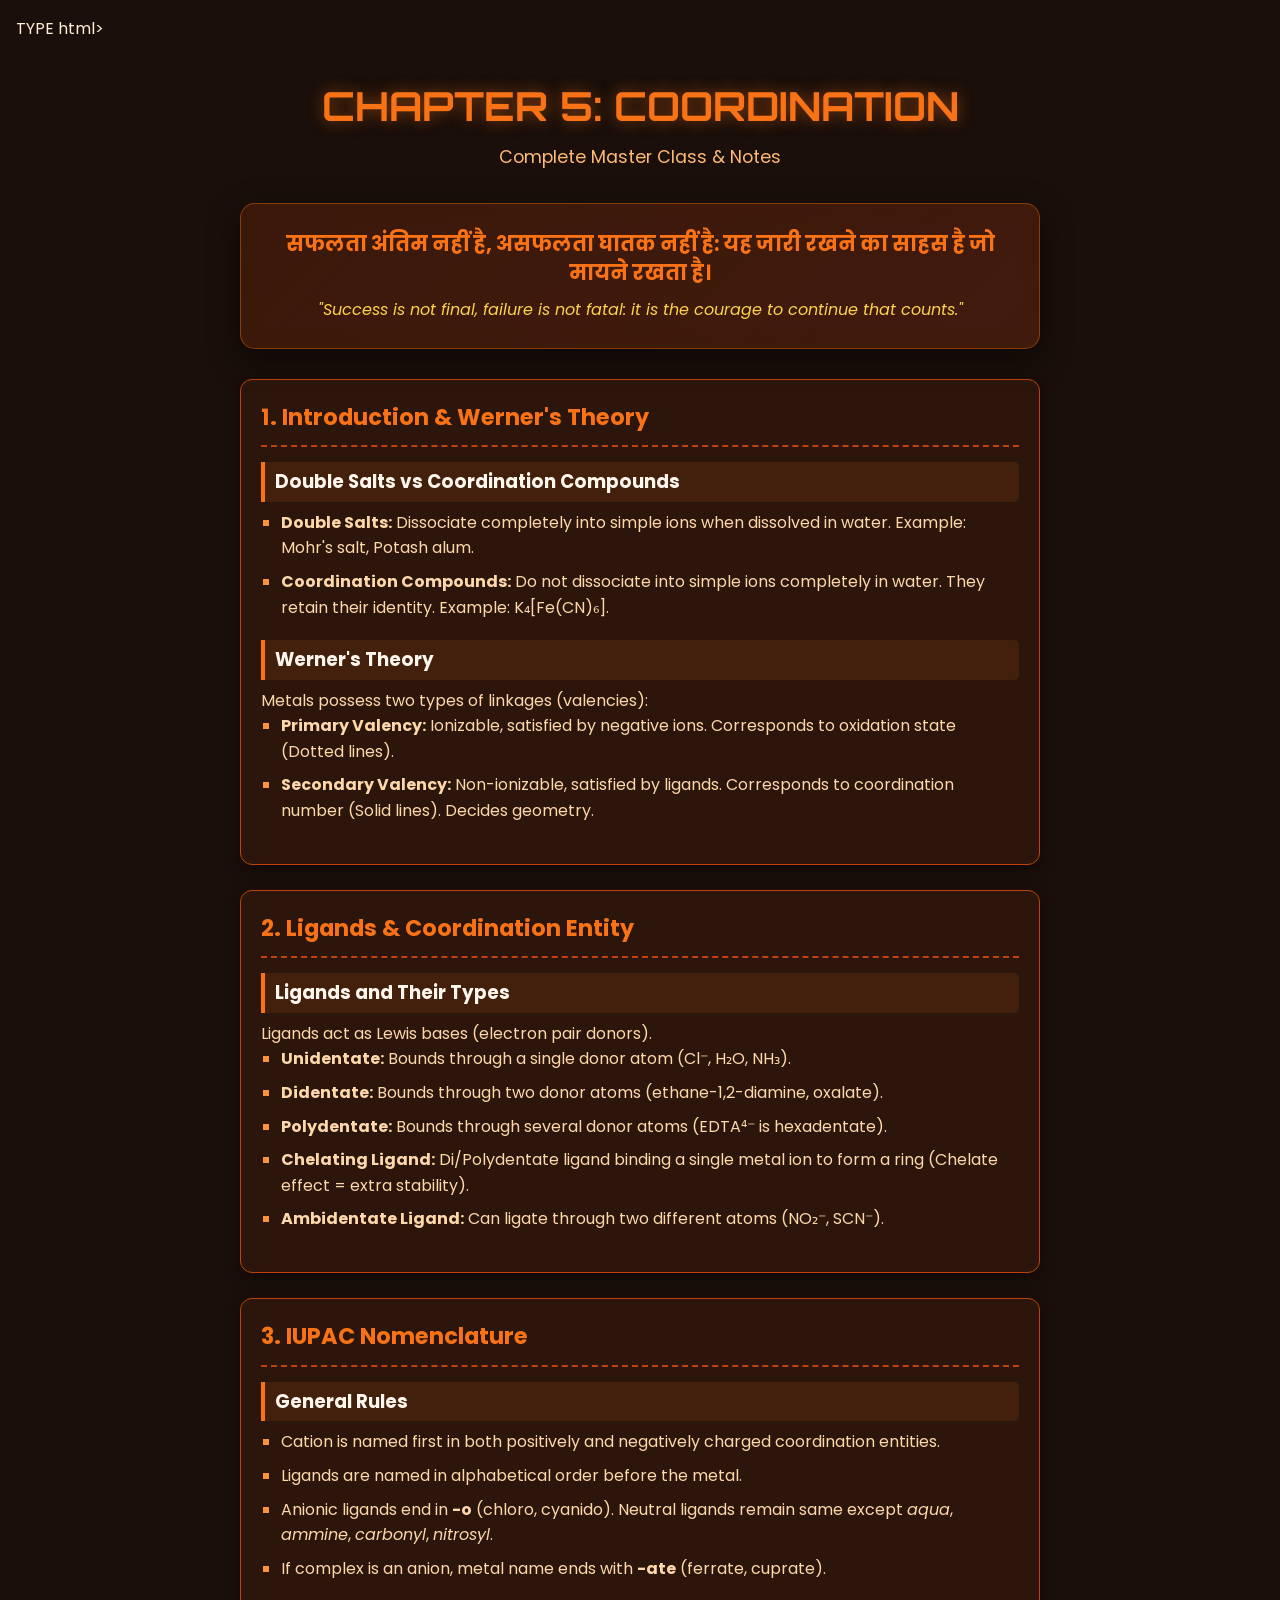
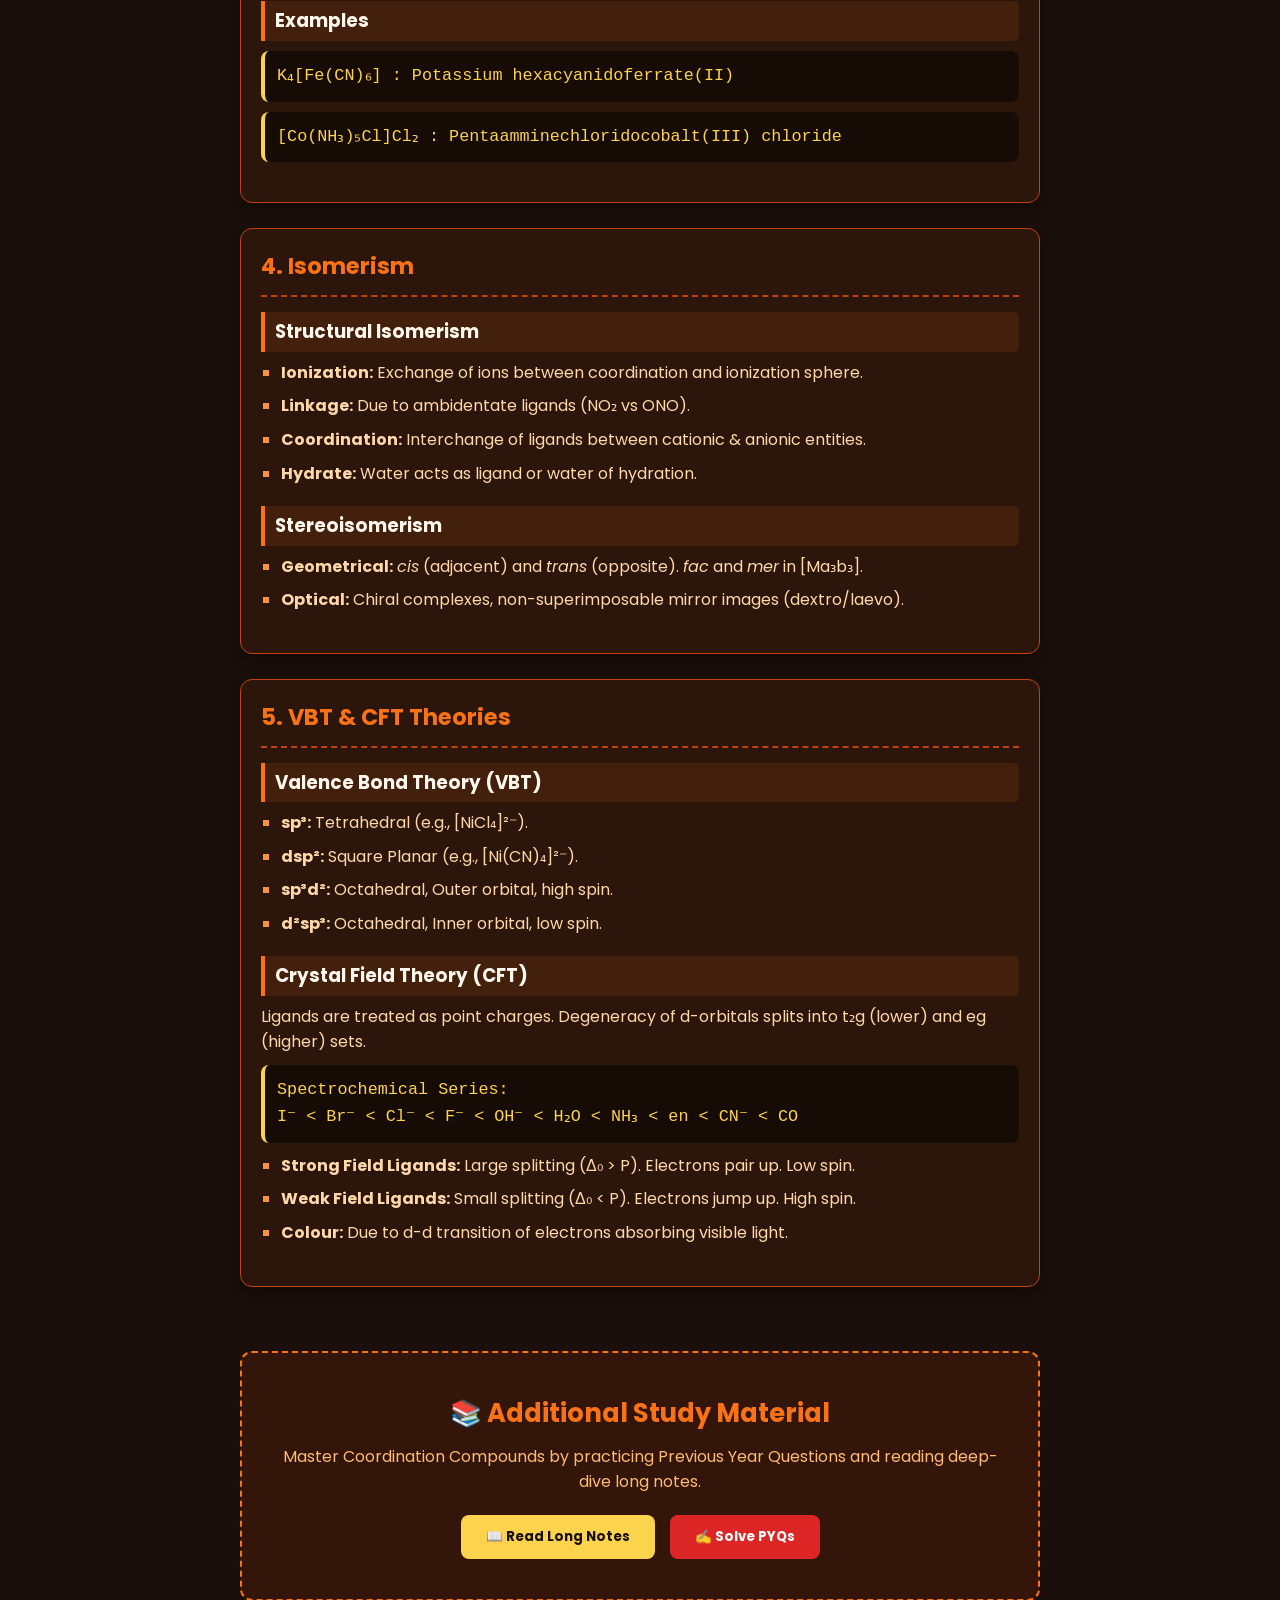
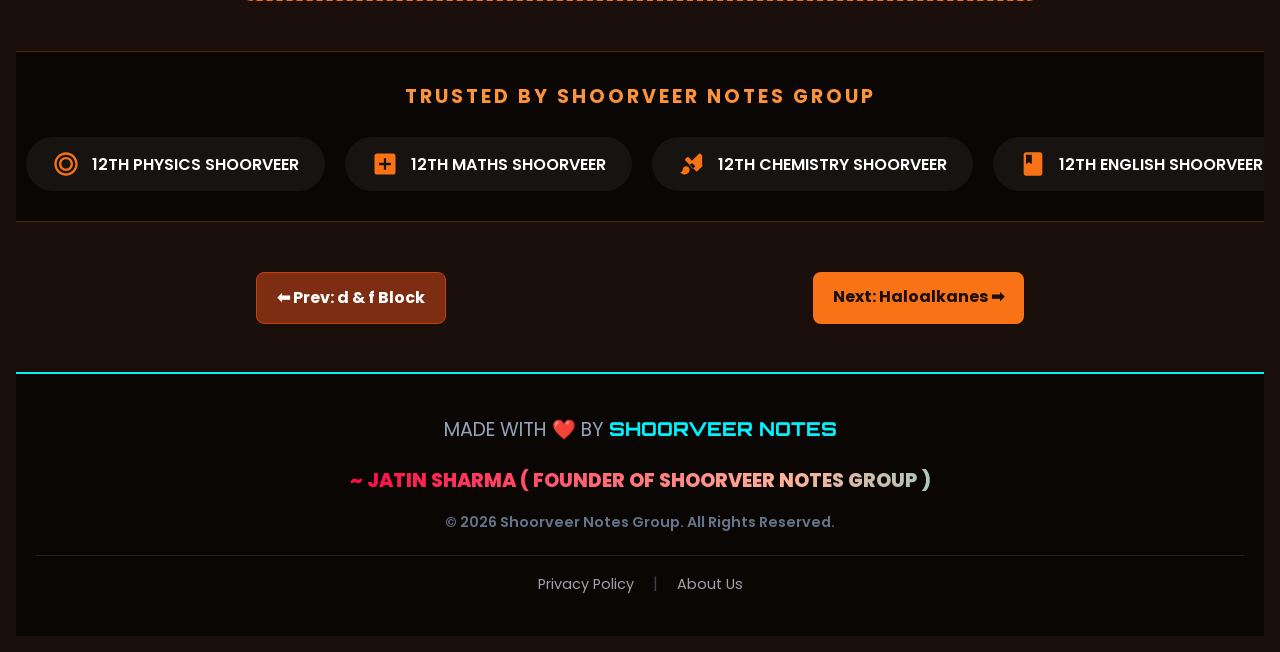
<file: coordination.html>
TYPE html>
<html lang="en">
<head>
    <meta charset="UTF-8">
    <meta name="viewport" content="width=device-width, initial-scale=1.0">
    <title>Chapter 5: Coordination Compounds - Shoorveer Notes</title>
    <link href="https://fonts.googleapis.com/css2?family=Poppins:wght@300;400;600;700&family=Orbitron:wght@500;700&display=swap" rel="stylesheet">
    <style>
        * { margin: 0; padding: 0; box-sizing: border-box; font-family: 'Poppins', sans-serif; }
        
        /* Kesari (Saffron) Premium Theme */
        body { background-color: #1a0f0a; color: #ffedd5; line-height: 1.6; padding: 1rem; overflow-x: hidden; }
        
        .header { text-align: center; margin: 2rem 0; }
        .header h1 { color: #f97316; font-size: 2.5rem; font-family: 'Orbitron', sans-serif; text-shadow: 0 0 15px rgba(249, 115, 22, 0.5); text-transform: uppercase; }
        .header p { color: #fdba74; font-size: 1.1rem; margin-top: 5px; }

        /* Dynamic Motivation Section */
        .shayari-container {
            background: linear-gradient(135deg, rgba(194, 65, 12, 0.2), rgba(124, 45, 18, 0.4));
            border: 1px solid rgba(249, 115, 22, 0.4);
            backdrop-filter: blur(10px);
            padding: 25px;
            border-radius: 15px;
            width: 100%;
            max-width: 800px;
            margin: 0 auto 30px auto;
            text-align: center;
            min-height: 120px;
            display: flex;
            flex-direction: column;
            justify-content: center;
            box-shadow: 0 10px 30px rgba(0,0,0,0.5);
            transition: opacity 0.5s ease-in-out;
        }
        .shayari-hindi { font-size: 1.3rem; color: #f97316; margin-bottom: 10px; font-weight: 700; line-height: 1.4; }
        .shayari-eng { font-size: 1rem; color: #fcd34d; font-style: italic; }

        .mindmap-container { max-width: 800px; margin: 0 auto; }
        
        /* FULLY EXPANDED CARDS DESIGN (No Click Required) */
        .card {
            background: #2c160b;
            border: 1px solid #c2410c;
            border-radius: 12px;
            margin-bottom: 25px;
            box-shadow: 0 5px 15px rgba(0,0,0,0.4);
            padding: 20px;
            transition: transform 0.3s ease;
        }
        .card:hover { border-color: #f97316; box-shadow: 0 8px 25px rgba(249, 115, 22, 0.2); transform: translateY(-3px); }
        
        .card-header {
            font-size: 1.4rem;
            font-weight: 700;
            color: #f97316;
            margin-bottom: 15px;
            border-bottom: 2px dashed #c2410c;
            padding-bottom: 10px;
        }
        
        .content { color: #fed7aa; font-size: 1rem; }

        .sub-topic { margin-bottom: 20px; }
        .sub-topic h4 { color: #fff7ed; margin-bottom: 8px; border-left: 4px solid #f97316; padding-left: 10px; font-size: 1.15rem; background: rgba(249, 115, 22, 0.1); padding: 5px 10px; border-radius: 0 5px 5px 0;}
        ul { margin-left: 20px; margin-bottom: 10px; list-style-type: square; color: #fb923c; }
        ul li span { color: #fed7aa; } /* Text color inside bullet */
        li { margin-bottom: 8px; }
        
        .formula {
            display: block;
            background: rgba(0,0,0,0.5);
            padding: 12px;
            border-radius: 8px;
            color: #fcd34d;
            font-family: monospace;
            font-size: 1.05rem;
            margin: 10px 0;
            border-left: 4px solid #fcd34d;
            overflow-x: auto;
        }

        /* Long Notes & PYQ Section */
        .resources-section {
            max-width: 800px;
            margin: 4rem auto 2rem auto;
            background: rgba(194, 65, 12, 0.15);
            border: 2px dashed #f97316;
            border-radius: 12px;
            padding: 2.5rem;
            text-align: center;
        }
        .resources-section h3 { color: #f97316; margin-bottom: 10px; font-size: 1.6rem;}
        .resources-section p { color: #fdba74; margin-bottom: 20px; font-size: 1rem; }
        .resource-buttons { display: flex; justify-content: center; gap: 15px; flex-wrap: wrap; }
        .res-btn { padding: 12px 25px; border-radius: 8px; text-decoration: none; font-weight: bold; border: none; }
        .btn-notes { background: #fcd34d; color: #1a0f0a; }
        .btn-pyq { background: #dc2626; color: #fff; }

        /* TRUSTED BY SECTION - PURE CSS SCROLL (Hardcoded SVGs) */
        .trusted-section {
            margin: 50px 0; padding: 30px 0;
            background: rgba(0,0,0,0.6);
            border-top: 1px solid rgba(249, 115, 22, 0.3);
            border-bottom: 1px solid rgba(249, 115, 22, 0.3);
            overflow: hidden; width: 100%;
        }
        .trusted-title { text-align: center; color: #fb923c; font-size: 1.2rem; margin-bottom: 25px; letter-spacing: 3px; text-transform: uppercase; }
        
        .marquee-wrapper { width: 100%; overflow: hidden; white-space: nowrap; }
        .marquee-content { display: inline-flex; animation: scroll-left 25s linear infinite; }
        .marquee-content:hover { animation-play-state: paused; }
        
        .trusted-item {
            display: inline-flex; align-items: center; gap: 12px; padding: 12px 25px;
            background: rgba(255,255,255,0.05); border-radius: 50px; margin: 0 10px;
            border: 1px solid transparent;
        }
        .trusted-item svg { width: 28px; height: 28px; fill: #f97316; }
        .trusted-text { font-weight: 600; font-size: 1rem; color: #fff; }
        
        @keyframes scroll-left {
            0% { transform: translateX(0); }
            100% { transform: translateX(-50%); }
        }

        /* Navigation */
        .nav-section { display: flex; justify-content: space-between; max-width: 800px; margin: 3rem auto; padding: 0 1rem; }
        .btn { padding: 12px 20px; border-radius: 8px; text-decoration: none; color: white; font-weight: bold; }
        .btn-home { background: #7c2d12; border: 1px solid #c2410c; }
        .btn-next { background: #f97316; color: #1a0f0a; }

        /* Saffron Footer */
        footer { background: #0f0805; padding: 40px 20px; text-align: center; border-top: 2px solid #ea580c; }
        .made-by { font-size: 1.2rem; color: #fdba74; margin-bottom: 10px; }
        .made-by span { color: #f97316; font-weight: 800; font-family: 'Orbitron', sans-serif; }
        .founder-sign {
            margin-top: 10px; font-size: 1.3rem; font-weight: 800; text-transform: uppercase;
            background: linear-gradient(90deg, #f97316, #fcd34d, #fb923c, #ea580c, #f97316);
            background-size: 300%; -webkit-background-clip: text; -webkit-text-fill-color: transparent;
            animation: shine 5s linear infinite; display: inline-block;
        }
        @keyframes shine { 0% { background-position: 0% center; } 100% { background-position: 300% center; } }
    </style>
</head>
<body>

    <header class="header">
        <h1>Chapter 5: Coordination</h1>
        <p class="subtitle">Complete Master Class & Notes</p>
    </header>

    <div class="shayari-container" id="shayari-box">
        <div class="shayari-hindi" id="shayari-hi">सफलता अंतिम नहीं है, असफलता घातक नहीं है: यह जारी रखने का साहस है जो मायने रखता है।</div>
        <div class="shayari-eng" id="shayari-en">"Success is not final, failure is not fatal: it is the courage to continue that counts."</div>
    </div>

    <div class="mindmap-container">

        <div class="card">
            <div class="card-header">1. Introduction & Werner's Theory</div>
            <div class="content">
                <div class="sub-topic">
                    <h4>Double Salts vs Coordination Compounds</h4>
                    <ul>
                        <li><span><strong>Double Salts:</strong> Dissociate completely into simple ions when dissolved in water. Example: Mohr's salt, Potash alum.</span></li>
                        <li><span><strong>Coordination Compounds:</strong> Do not dissociate into simple ions completely in water. They retain their identity. Example: K₄[Fe(CN)₆].</span></li>
                    </ul>
                </div>
                <div class="sub-topic">
                    <h4>Werner's Theory</h4>
                    <p>Metals possess two types of linkages (valencies):</p>
                    <ul>
                        <li><span><strong>Primary Valency:</strong> Ionizable, satisfied by negative ions. Corresponds to oxidation state (Dotted lines).</span></li>
                        <li><span><strong>Secondary Valency:</strong> Non-ionizable, satisfied by ligands. Corresponds to coordination number (Solid lines). Decides geometry.</span></li>
                    </ul>
                </div>
            </div>
        </div>

        <div class="card">
            <div class="card-header">2. Ligands & Coordination Entity</div>
            <div class="content">
                <div class="sub-topic">
                    <h4>Ligands and Their Types</h4>
                    <p>Ligands act as Lewis bases (electron pair donors).</p>
                    <ul>
                        <li><span><strong>Unidentate:</strong> Bounds through a single donor atom (Cl⁻, H₂O, NH₃).</span></li>
                        <li><span><strong>Didentate:</strong> Bounds through two donor atoms (ethane-1,2-diamine, oxalate).</span></li>
                        <li><span><strong>Polydentate:</strong> Bounds through several donor atoms (EDTA⁴⁻ is hexadentate).</span></li>
                        <li><span><strong>Chelating Ligand:</strong> Di/Polydentate ligand binding a single metal ion to form a ring (Chelate effect = extra stability).</span></li>
                        <li><span><strong>Ambidentate Ligand:</strong> Can ligate through two different atoms (NO₂⁻, SCN⁻).</span></li>
                    </ul>
                </div>
            </div>
        </div>

        <div class="card">
            <div class="card-header">3. IUPAC Nomenclature</div>
            <div class="content">
                <div class="sub-topic">
                    <h4>General Rules</h4>
                    <ul>
                        <li><span>Cation is named first in both positively and negatively charged coordination entities.</span></li>
                        <li><span>Ligands are named in alphabetical order before the metal.</span></li>
                        <li><span>Anionic ligands end in <strong>-o</strong> (chloro, cyanido). Neutral ligands remain same except <em>aqua</em>, <em>ammine</em>, <em>carbonyl</em>, <em>nitrosyl</em>.</span></li>
                        <li><span>If complex is an anion, metal name ends with <strong>-ate</strong> (ferrate, cuprate).</span></li>
                    </ul>
                </div>
                <div class="sub-topic">
                    <h4>Examples</h4>
                    <span class="formula">K₄[Fe(CN)₆] : Potassium hexacyanidoferrate(II)</span>
                    <span class="formula">[Co(NH₃)₅Cl]Cl₂ : Pentaamminechloridocobalt(III) chloride</span>
                </div>
            </div>
        </div>

        <div class="card">
            <div class="card-header">4. Isomerism</div>
            <div class="content">
                <div class="sub-topic">
                    <h4>Structural Isomerism</h4>
                    <ul>
                        <li><span><strong>Ionization:</strong> Exchange of ions between coordination and ionization sphere.</span></li>
                        <li><span><strong>Linkage:</strong> Due to ambidentate ligands (NO₂ vs ONO).</span></li>
                        <li><span><strong>Coordination:</strong> Interchange of ligands between cationic & anionic entities.</span></li>
                        <li><span><strong>Hydrate:</strong> Water acts as ligand or water of hydration.</span></li>
                    </ul>
                </div>
                <div class="sub-topic">
                    <h4>Stereoisomerism</h4>
                    <ul>
                        <li><span><strong>Geometrical:</strong> <em>cis</em> (adjacent) and <em>trans</em> (opposite). <em>fac</em> and <em>mer</em> in [Ma₃b₃].</span></li>
                        <li><span><strong>Optical:</strong> Chiral complexes, non-superimposable mirror images (dextro/laevo).</span></li>
                    </ul>
                </div>
            </div>
        </div>

        <div class="card">
            <div class="card-header">5. VBT & CFT Theories</div>
            <div class="content">
                <div class="sub-topic">
                    <h4>Valence Bond Theory (VBT)</h4>
                    <ul>
                        <li><span><strong>sp³:</strong> Tetrahedral (e.g., [NiCl₄]²⁻).</span></li>
                        <li><span><strong>dsp²:</strong> Square Planar (e.g., [Ni(CN)₄]²⁻).</span></li>
                        <li><span><strong>sp³d²:</strong> Octahedral, Outer orbital, high spin.</span></li>
                        <li><span><strong>d²sp³:</strong> Octahedral, Inner orbital, low spin.</span></li>
                    </ul>
                </div>
                <div class="sub-topic">
                    <h4>Crystal Field Theory (CFT)</h4>
                    <p>Ligands are treated as point charges. Degeneracy of d-orbitals splits into t₂g (lower) and eg (higher) sets.</p>
                    <span class="formula">Spectrochemical Series:<br> I⁻ &lt; Br⁻ &lt; Cl⁻ &lt; F⁻ &lt; OH⁻ &lt; H₂O &lt; NH₃ &lt; en &lt; CN⁻ &lt; CO</span>
                    <ul>
                        <li><span><strong>Strong Field Ligands:</strong> Large splitting (Δ₀ > P). Electrons pair up. Low spin.</span></li>
                        <li><span><strong>Weak Field Ligands:</strong> Small splitting (Δ₀ &lt; P). Electrons jump up. High spin.</span></li>
                        <li><span><strong>Colour:</strong> Due to d-d transition of electrons absorbing visible light.</span></li>
                    </ul>
                </div>
            </div>
        </div>

    </div>

        <div class="resources-section">
        <h3>📚 Additional Study Material</h3>
        <p>Master Coordination Compounds by practicing Previous Year Questions and reading deep-dive long notes.</p>
        <div class="resource-buttons">
            <button class="res-btn btn-notes">📖 Read Long Notes</button>
            <button class="res-btn btn-pyq">✍️ Solve PYQs</button>
        </div>
    </div>

    <div class="trusted-section">
        <h3 class="trusted-title">Trusted By Shoorveer Notes Group</h3>
        <div class="marquee-wrapper">
            <div class="marquee-content">
                <div class="trusted-item">
                    <svg viewBox="0 0 24 24"><path d="M12 2C6.48 2 2 6.48 2 12s4.48 10 10 10 10-4.48 10-10S17.52 2 12 2zm0 18c-4.41 0-8-3.59-8-8s3.59-8 8-8 8 3.59 8 8-3.59 8-8 8zm0-14c-3.31 0-6 2.69-6 6s2.69 6 6 6 6-2.69 6-6-2.69-6-6-6zm0 10c-2.21 0-4-1.79-4-4s1.79-4 4-4 4 1.79 4 4-1.79 4-4 4z"/></svg>
                    <div class="trusted-text">12TH PHYSICS SHOORVEER</div>
                </div>
                <div class="trusted-item">
                    <svg viewBox="0 0 24 24"><path d="M19 3H5c-1.1 0-2 .9-2 2v14c0 1.1.9 2 2 2h14c1.1 0 2-.9 2-2V5c0-1.1-.9-2-2-2zm-2 10h-4v4h-2v-4H7v-2h4V7h2v4h4v2z"/></svg>
                    <div class="trusted-text">12TH MATHS SHOORVEER</div>
                </div>
                <div class="trusted-item">
                    <svg viewBox="0 0 24 24"><path d="M7 14c-1.66 0-3 1.34-3 3 0 1.31-1.16 2-2 2 .92 1.22 2.49 2 4 2 2.21 0 4-1.79 4-4 0-1.66-1.34-3-3-3zm13.71-9.37l-1.34-1.34a1.003 1.003 0 0 0-1.42 0L12 9.24 9.05 6.29a1.003 1.003 0 0 0-1.42 0L6.29 7.63a1.003 1.003 0 0 0 0 1.42l9.04 9.04c.39.39 1.02.39 1.41 0l3.96-3.96c.4-.39.4-1.03.01-1.42zM12.71 16L9.88 13.17l2.12-2.12 2.83 2.83L12.71 16z"/></svg>
                    <div class="trusted-text">12TH CHEMISTRY SHOORVEER</div>
                </div>
                <div class="trusted-item">
                    <svg viewBox="0 0 24 24"><path d="M18 2H6c-1.1 0-2 .9-2 2v16c0 1.1.9 2 2 2h12c1.1 0 2-.9 2-2V4c0-1.1-.9-2-2-2zM6 4h5v8l-2.5-1.5L6 12V4z"/></svg>
                    <div class="trusted-text">12TH ENGLISH SHOORVEER</div>
                </div>
                <div class="trusted-item">
                    <svg viewBox="0 0 24 24"><path d="M12 2C6.48 2 2 6.48 2 12s4.48 10 10 10 10-4.48 10-10S17.52 2 12 2zm0 18c-4.41 0-8-3.59-8-8s3.59-8 8-8 8 3.59 8 8-3.59 8-8 8zM11 7h2v6h-2zm0 8h2v2h-2z"/></svg>
                    <div class="trusted-text">12TH BIOLOGY SHOORVEER</div>
                </div>
                
                <div class="trusted-item">
                    <svg viewBox="0 0 24 24"><path d="M12 2C6.48 2 2 6.48 2 12s4.48 10 10 10 10-4.48 10-10S17.52 2 12 2zm0 18c-4.41 0-8-3.59-8-8s3.59-8 8-8 8 3.59 8 8-3.59 8-8 8zm0-14c-3.31 0-6 2.69-6 6s2.69 6 6 6 6-2.69 6-6-2.69-6-6-6zm0 10c-2.21 0-4-1.79-4-4s1.79-4 4-4 4 1.79 4 4-1.79 4-4 4z"/></svg>
                    <div class="trusted-text">12TH PHYSICS SHOORVEER</div>
                </div>
                <div class="trusted-item">
                    <svg viewBox="0 0 24 24"><path d="M19 3H5c-1.1 0-2 .9-2 2v14c0 1.1.9 2 2 2h14c1.1 0 2-.9 2-2V5c0-1.1-.9-2-2-2zm-2 10h-4v4h-2v-4H7v-2h4V7h2v4h4v2z"/></svg>
                    <div class="trusted-text">12TH MATHS SHOORVEER</div>
                </div>
                <div class="trusted-item">
                    <svg viewBox="0 0 24 24"><path d="M7 14c-1.66 0-3 1.34-3 3 0 1.31-1.16 2-2 2 .92 1.22 2.49 2 4 2 2.21 0 4-1.79 4-4 0-1.66-1.34-3-3-3zm13.71-9.37l-1.34-1.34a1.003 1.003 0 0 0-1.42 0L12 9.24 9.05 6.29a1.003 1.003 0 0 0-1.42 0L6.29 7.63a1.003 1.003 0 0 0 0 1.42l9.04 9.04c.39.39 1.02.39 1.41 0l3.96-3.96c.4-.39.4-1.03.01-1.42zM12.71 16L9.88 13.17l2.12-2.12 2.83 2.83L12.71 16z"/></svg>
                    <div class="trusted-text">12TH CHEMISTRY SHOORVEER</div>
                </div>
                <div class="trusted-item">
                  <svg viewBox="0 0 24 24"><path d="M18 2H6c-1.1 0-2 .9-2 2v16c0 1.1.9 2 2 2h12c1.1 0 2-.9 2-2V4c0-1.1-.9-2-2-2zM6 4h5v8l-2.5-1.5L6 12V4z"/></svg>
                  <div class="trusted-text">12TH ENGLISH SHOORVEER</div>
                  </div>
                  <div class="trusted-item">
                  <svg viewBox="0 0 24 24"><path d="M12 2C6.48 2 2 6.48 2 12s4.48 10 10 10 10-4.48 10-10S17.52 2 12 2zm0 18c-4.41 0-8-3.59-8-8s3.59-8 8-8 8 3.59 8 8-3.59 8-8 8zM11 7h2v6h-2zm0 8h2v2h-2z"/></svg>
                  <div class="trusted-text">12TH BIOLOGY SHOORVEER</div>
                  </div>
                  
                  <div class="trusted-item">
                  <svg viewBox="0 0 24 24"><path d="M12 2C6.48 2 2 6.48 2 12s4.48 10 10 10 10-4.48 10-10S17.52 2 12 2zm0 18c-4.41 0-8-3.59-8-8s3.59-8 8-8 8 3.59 8 8-3.59 8-8 8zm0-14c-3.31 0-6 2.69-6 6s2.69 6 6 6 6-2.69 6-6-2.69-6-6-6zm0 10c-2.21 0-4-1.79-4-4s1.79-4 4-4 4 1.79 4 4-1.79 4-4 4z"/></svg>
                  <div class="trusted-text">12TH PHYSICS SHOORVEER</div>
                  </div>
                  <div class="trusted-item">
                  <svg viewBox="0 0 24 24"><path d="M19 3H5c-1.1 0-2 .9-2 2v14c0 1.1.9 2 2 2h14c1.1 0 2-.9 2-2V5c0-1.1-.9-2-2-2zm-2 10h-4v4h-2v-4H7v-2h4V7h2v4h4v2z"/></svg>
                  <div class="trusted-text">12TH MATHS SHOORVEER</div>
                  </div>
                  <div class="trusted-item">
                  <svg viewBox="0 0 24 24"><path d="M7 14c-1.66 0-3 1.34-3 3 0 1.31-1.16 2-2 2 .92 1.22 2.49 2 4 2 2.21 0 4-1.79 4-4 0-1.66-1.34-3-3-3zm13.71-9.37l-1.34-1.34a1.003 1.003 0 0 0-1.42 0L12 9.24 9.05 6.29a1.003 1.003 0 0 0-1.42 0L6.29 7.63a1.003 1.003 0 0 0 0 1.42l9.04 9.04c.39.39 1.02.39 1.41 0l3.96-3.96c.4-.39.4-1.03.01-1.42zM12.71 16L9.88 13.17l2.12-2.12 2.83 2.83L12.71 16z"/></svg>
                  <div class="trusted-text">12TH CHEMISTRY SHOORVEER</div>
                  </div>
                  <div class="trusted-item">
                  <svg viewBox="0 0 24 24"><path d="M18 2H6c-1.1 0-2 .9-2 2v16c0 1.1.9 2 2 2h12c1.1 0 2-.9 2-2V4c0-1.1-.9-2-2-2zM6 4h5v8l-2.5-1.5L6 12V4z"/></svg>
                  <div class="trusted-text">12TH ENGLISH SHOORVEER</div>
                  </div>
                  <div class="trusted-item">
                  <svg viewBox="0 0 24 24"><path d="M12 2C6.48 2 2 6.48 2 12s4.48 10 10 10 10-4.48 10-10S17.52 2 12 2zm0 18c-4.41 0-8-3.59-8-8s3.59-8 8-8 8 3.59 8 8-3.59 8-8 8zM11 7h2v6h-2zm0 8h2v2h-2z"/></svg>
                  <div class="trusted-text">12TH BIOLOGY SHOORVEER</div>
                  </div>
                  </div>
                  </div>
                  </div>
                  
                  <div class="nav-section">
                  <a href="d-and-f-block.html" class="btn btn-home">⬅ Prev: d & f Block</a>
                  <a href="haloalkanes.html" class="btn btn-next">Next: Haloalkanes ➡</a>
                  </div>
                  
                      <footer style="background: rgba(0, 0, 0, 0.6); padding: 40px 20px; text-align: center; border-top: 2px solid #00f2fe;">
        <div class="made-by" style="font-size: 1.2rem; color: #94a3b8; margin-bottom: 10px;">
            MADE WITH ❤️ BY <span style="color: #00f2fe; font-weight: 800; font-family: 'Orbitron', sans-serif;">SHOORVEER NOTES</span>
        </div>
        
        <div class="founder-sign" style="font-size: 1.2rem; font-weight: 800; text-transform: uppercase; background: linear-gradient(90deg, #ff0844, #ffb199, #00f2fe, #4facfe, #ff0844); background-size: 300%; -webkit-background-clip: text; -webkit-text-fill-color: transparent; animation: shine 5s linear infinite; display: inline-block;">
            ~ Jatin Sharma ( Founder of Shoorveer Notes Group )
        </div>

        <div style="margin-top: 15px; color: #64748b; font-size: 0.9rem; font-weight: 600;">
            &copy; 2026 Shoorveer Notes Group. All Rights Reserved.
        </div>
        
        <div style="margin-top: 20px; padding-top: 15px; border-top: 1px solid rgba(255, 255, 255, 0.1);">
            <a href="privacy-policy.html" style="color: #a1a1aa; text-decoration: none; font-size: 0.9rem; margin: 0 15px;">Privacy Policy</a>
            <span style="color: #3f3f46;">|</span>
            <a href="about.html" style="color: #a1a1aa; text-decoration: none; font-size: 0.9rem; margin: 0 15px;">About Us</a>
        </div>
    </footer>

                  
                  <script>
                  const quotes = [
                  {"en": "Success is not final, failure is not fatal: it is the courage to continue that counts.", "hi": "सफलता अंतिम नहीं है, असफलता घातक नहीं है: यह जारी रखने का साहस है जो मायने रखता है।"},
                  {"en": "Believe you can and you're halfway there.", "hi": "विश्वास करें कि आप कर सकते हैं और आप आधी मंजिल तक पहुँच गए हैं।"},
                  {"en": "The only way to do great work is to love what you do.", "hi": "महान कार्य करने का एकमात्र तरीका यह है कि आप जो करते हैं उससे प्यार करें।"},
                  {"en": "Your time is limited, don't waste it living someone else's life.", "hi": "आपका समय सीमित है, इसे किसी और का जीवन जीने में बर्बाद न करें।"},
                  {"en": "The future belongs to those who believe in the beauty of their dreams.", "hi": "भविष्य उनका है जो अपने सपनों की सुंदरता में विश्वास करते हैं।"}
                  ];
                  
                  let quoteIndex = 1; 
                  const hindiEl = document.getElementById('shayari-hi');
                  const engEl = document.getElementById('shayari-en');
                  const box = document.getElementById('shayari-box');
                  
                  if (hindiEl && engEl && box) {
                  setInterval(function() {
                  box.style.opacity = 0;
                  setTimeout(function() {
                  hindiEl.textContent = quotes[quoteIndex].hi;
                  engEl.textContent = '"' + quotes[quoteIndex].en + '"';
                  box.style.opacity = 1;
                  quoteIndex = (quoteIndex + 1) % quotes.length;
                  }, 500);
                  }, 5000);
                  }
                  </script>
                  </body>
</html>
</file>
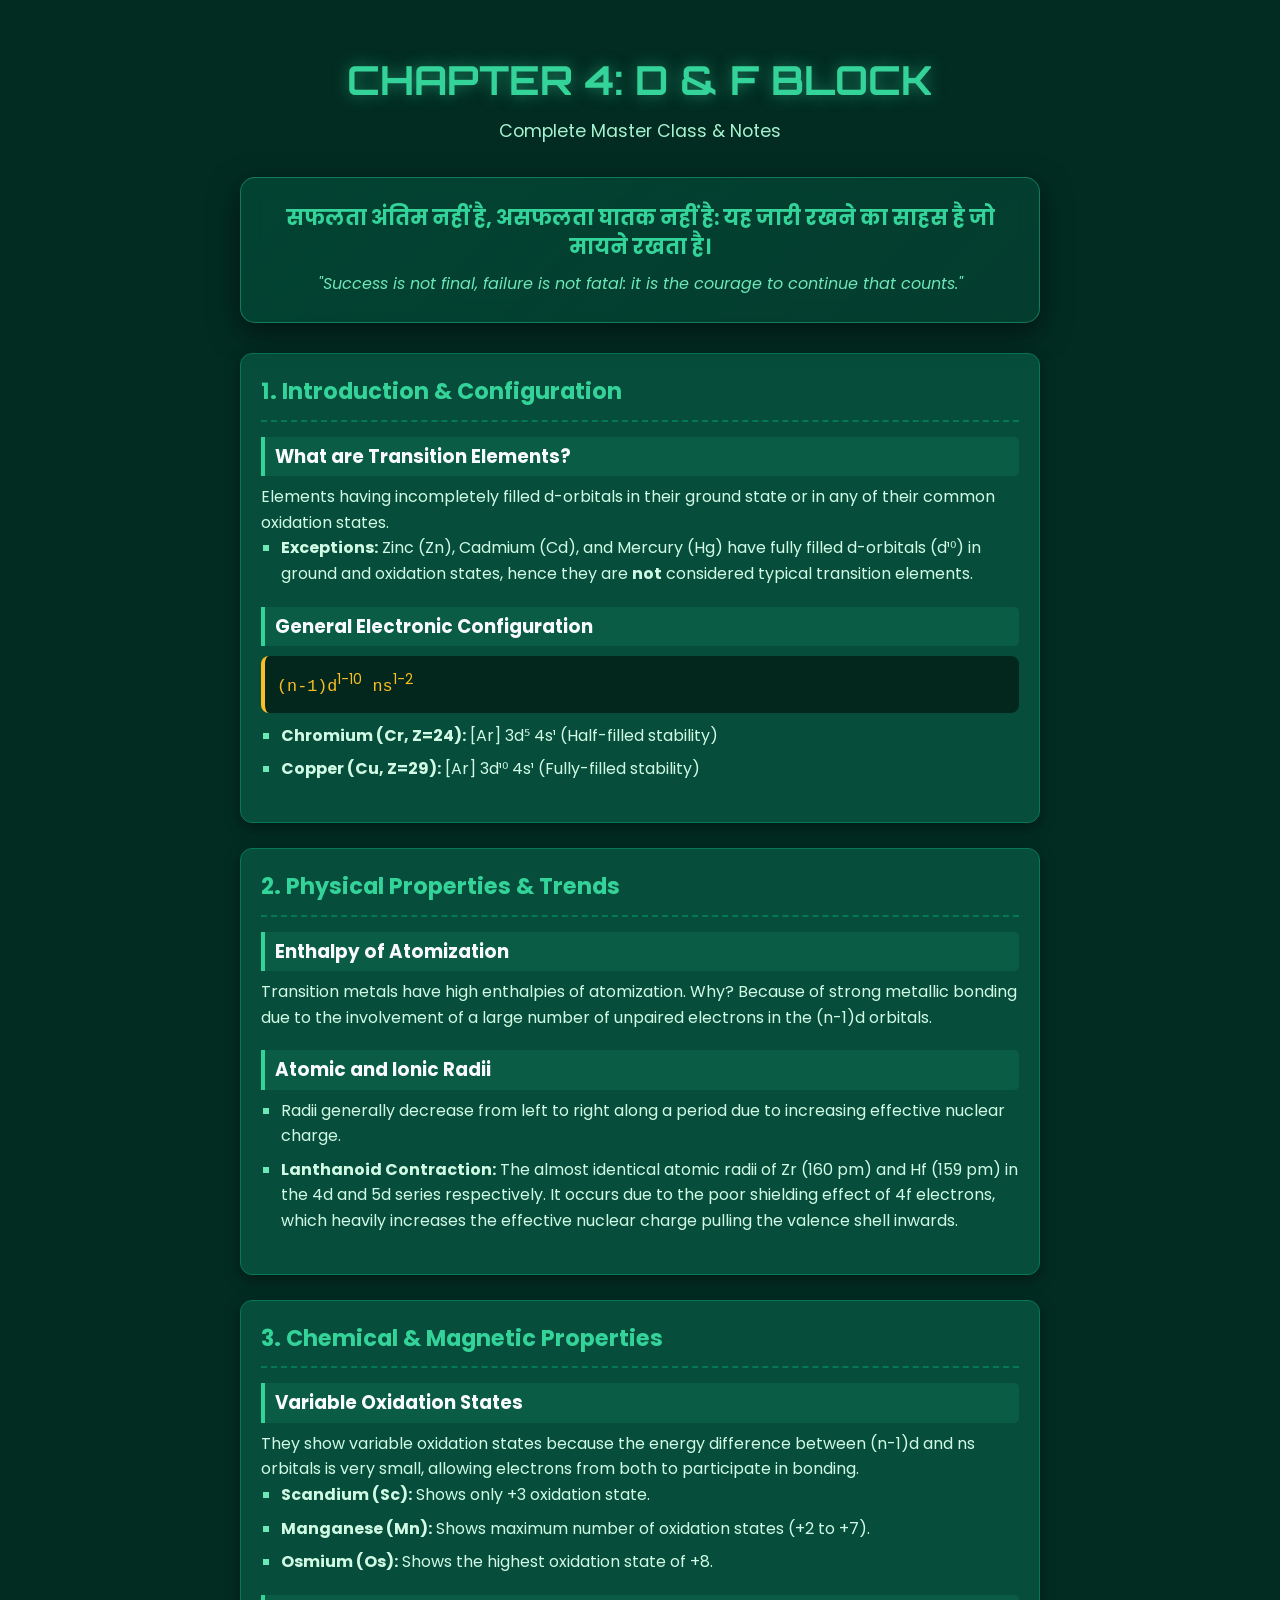
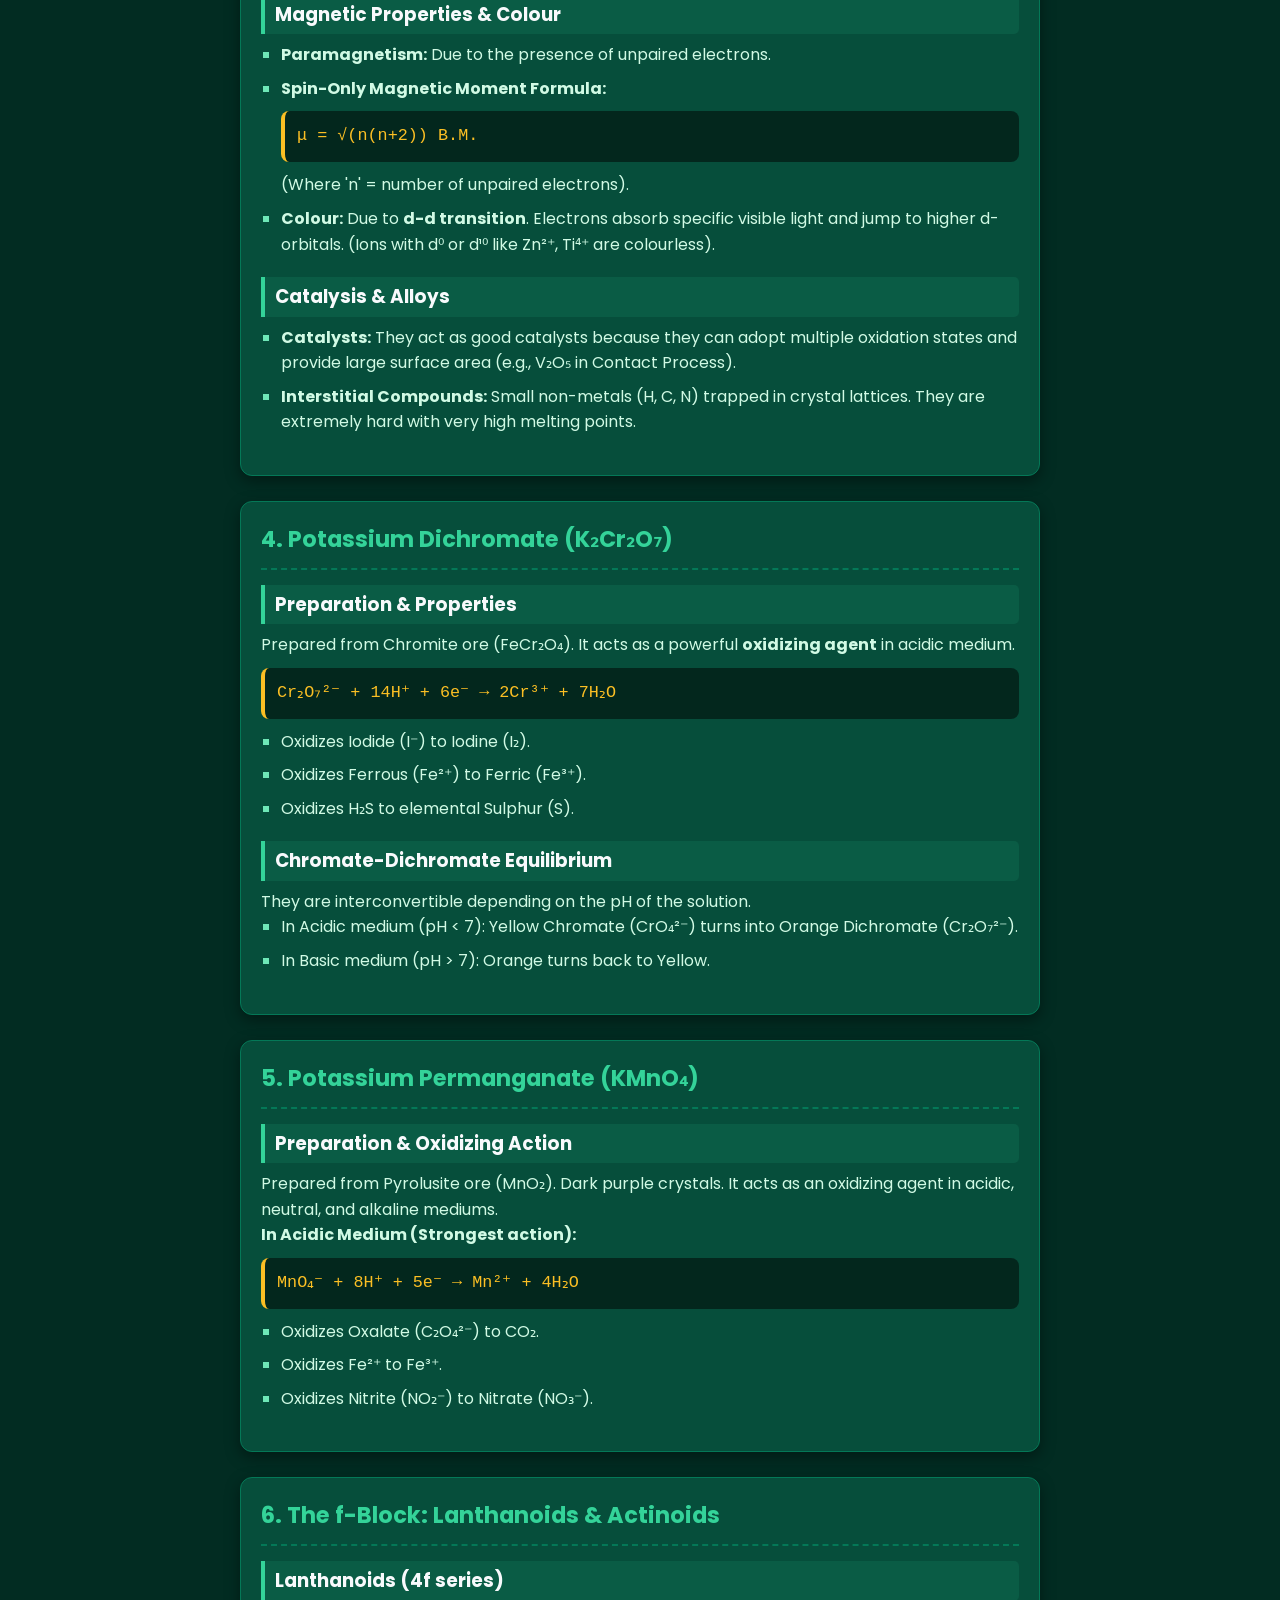
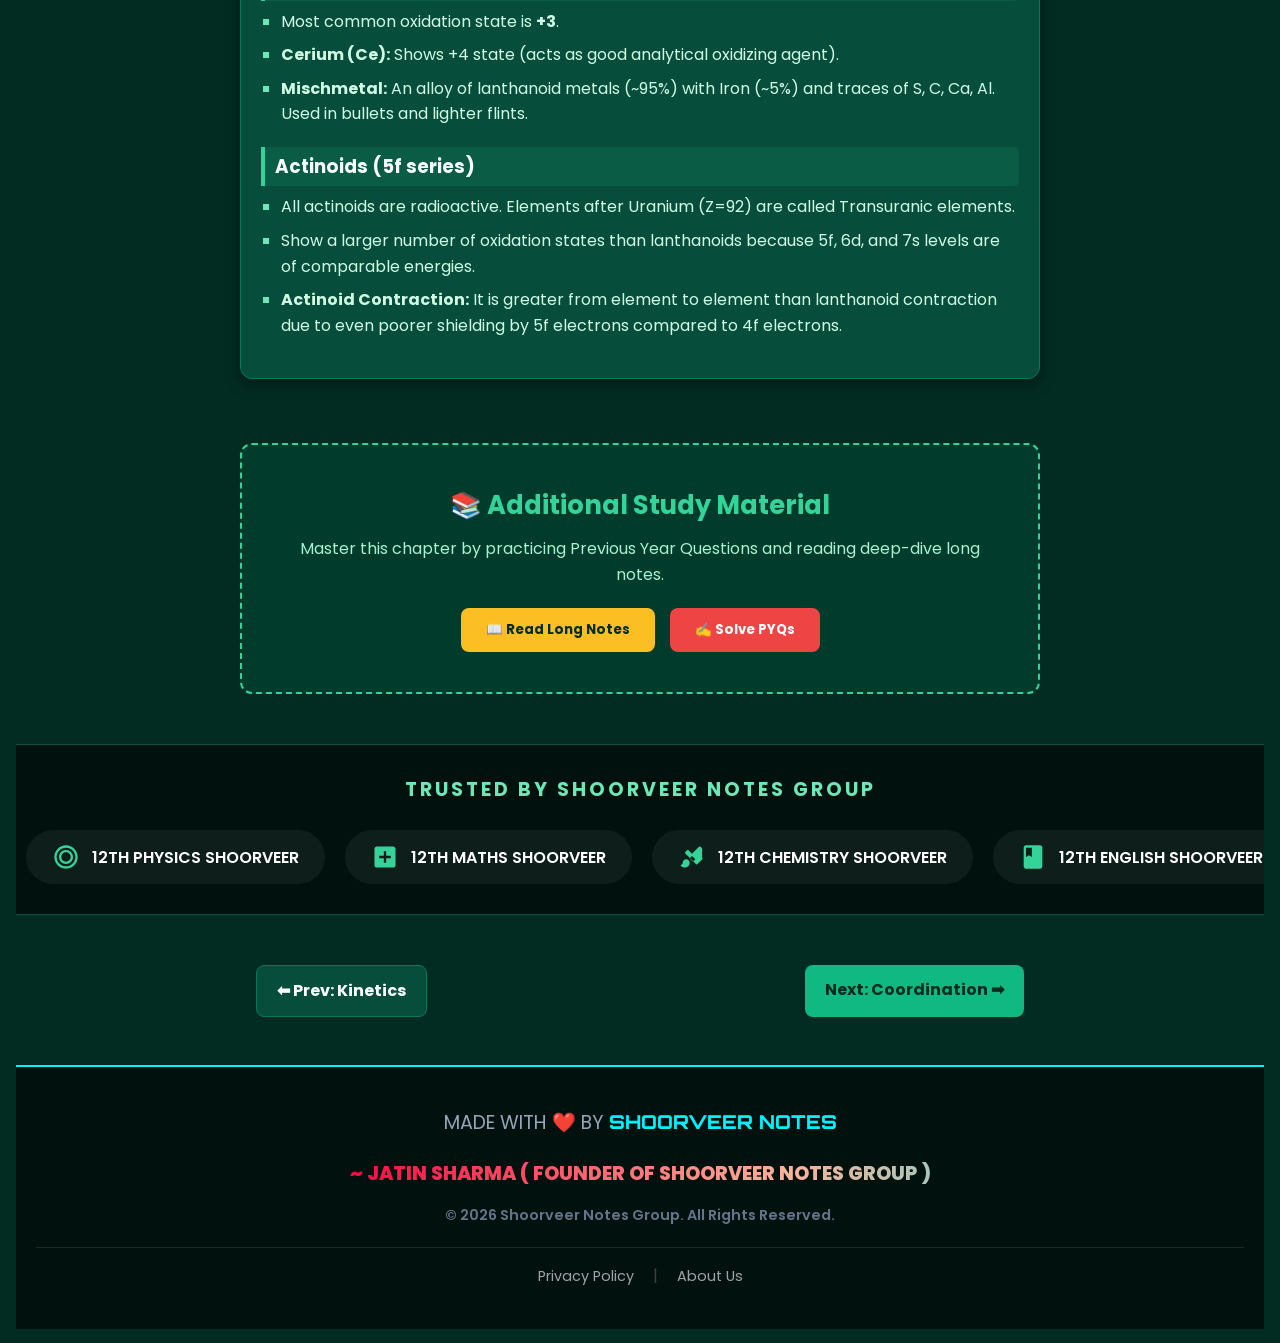
<file: d-and-f-block.html>
<!DOCTYPE html>
<html lang="en">
<head>
    <meta charset="UTF-8">
    <meta name="viewport" content="width=device-width, initial-scale=1.0">
    <title>Chapter 4: d & f Block Elements - Shoorveer Notes</title>
    <link href="https://fonts.googleapis.com/css2?family=Poppins:wght@300;400;600;700&family=Orbitron:wght@500;700&display=swap" rel="stylesheet">
    <style>
        * { margin: 0; padding: 0; box-sizing: border-box; font-family: 'Poppins', sans-serif; }
        
        /* Premium Emerald Green Theme */
        body { background-color: #022c22; color: #ecfdf5; line-height: 1.6; padding: 1rem; overflow-x: hidden; }
        
        .header { text-align: center; margin: 2rem 0; }
        .header h1 { color: #34d399; font-size: 2.5rem; font-family: 'Orbitron', sans-serif; text-shadow: 0 0 15px rgba(52, 211, 153, 0.5); text-transform: uppercase; }
        .header p { color: #a7f3d0; font-size: 1.1rem; margin-top: 5px; }

        /* Dynamic Motivation Section */
        .shayari-container {
            background: linear-gradient(135deg, rgba(4, 120, 87, 0.3), rgba(6, 78, 59, 0.5));
            border: 1px solid rgba(52, 211, 153, 0.4);
            backdrop-filter: blur(10px);
            padding: 25px;
            border-radius: 15px;
            width: 100%;
            max-width: 800px;
            margin: 0 auto 30px auto;
            text-align: center;
            min-height: 120px;
            display: flex;
            flex-direction: column;
            justify-content: center;
            box-shadow: 0 10px 30px rgba(0,0,0,0.5);
            transition: opacity 0.5s ease-in-out;
        }
        .shayari-hindi { font-size: 1.3rem; color: #34d399; margin-bottom: 10px; font-weight: 700; line-height: 1.4; }
        .shayari-eng { font-size: 1rem; color: #6ee7b7; font-style: italic; }

        .mindmap-container { max-width: 800px; margin: 0 auto; }
        
        /* FULLY EXPANDED CARDS DESIGN */
        .card {
            background: #064e3b;
            border: 1px solid #047857;
            border-radius: 12px;
            margin-bottom: 25px;
            box-shadow: 0 5px 15px rgba(0,0,0,0.4);
            padding: 20px;
            transition: transform 0.3s ease;
        }
        .card:hover { border-color: #34d399; box-shadow: 0 8px 25px rgba(52, 211, 153, 0.2); transform: translateY(-3px); }
        
        .card-header {
            font-size: 1.4rem;
            font-weight: 700;
            color: #34d399;
            margin-bottom: 15px;
            border-bottom: 2px dashed #047857;
            padding-bottom: 10px;
        }
        
        .content { color: #d1fae5; font-size: 1rem; }

        .sub-topic { margin-bottom: 20px; }
        .sub-topic h4 { color: #f8fafc; margin-bottom: 8px; border-left: 4px solid #34d399; padding-left: 10px; font-size: 1.15rem; background: rgba(52, 211, 153, 0.1); padding: 5px 10px; border-radius: 0 5px 5px 0;}
        ul { margin-left: 20px; margin-bottom: 10px; list-style-type: square; color: #6ee7b7; }
        ul li span { color: #d1fae5; }
        li { margin-bottom: 8px; }
        
        .formula {
            display: block;
            background: rgba(0,0,0,0.5);
            padding: 12px;
            border-radius: 8px;
            color: #fbbf24;
            font-family: monospace;
            font-size: 1.05rem;
            margin: 10px 0;
            border-left: 4px solid #fbbf24;
            overflow-x: auto;
        }

        /* Long Notes & PYQ Section */
        .resources-section {
            max-width: 800px;
            margin: 4rem auto 2rem auto;
            background: rgba(4, 120, 87, 0.2);
            border: 2px dashed #34d399;
            border-radius: 12px;
            padding: 2.5rem;
            text-align: center;
        }
        .resources-section h3 { color: #34d399; margin-bottom: 10px; font-size: 1.6rem;}
        .resources-section p { color: #a7f3d0; margin-bottom: 20px; font-size: 1rem; }
        .resource-buttons { display: flex; justify-content: center; gap: 15px; flex-wrap: wrap; }
        .res-btn { padding: 12px 25px; border-radius: 8px; text-decoration: none; font-weight: bold; border: none; }
        .btn-notes { background: #fbbf24; color: #022c22; }
        .btn-pyq { background: #ef4444; color: #fff; }

        /* TRUSTED BY SECTION - PURE CSS SCROLL */
        .trusted-section {
            margin: 50px 0; padding: 30px 0;
            background: rgba(0,0,0,0.6);
            border-top: 1px solid rgba(52, 211, 153, 0.3);
            border-bottom: 1px solid rgba(52, 211, 153, 0.3);
            overflow: hidden; width: 100%;
        }
        .trusted-title { text-align: center; color: #6ee7b7; font-size: 1.2rem; margin-bottom: 25px; letter-spacing: 3px; text-transform: uppercase; }
        
        .marquee-wrapper { width: 100%; overflow: hidden; white-space: nowrap; }
        .marquee-content { display: inline-flex; animation: scroll-left 25s linear infinite; }
        .marquee-content:hover { animation-play-state: paused; }
        
        .trusted-item {
            display: inline-flex; align-items: center; gap: 12px; padding: 12px 25px;
            background: rgba(255,255,255,0.05); border-radius: 50px; margin: 0 10px;
            border: 1px solid transparent;
        }
        .trusted-item svg { width: 28px; height: 28px; fill: #34d399; }
        .trusted-text { font-weight: 600; font-size: 1rem; color: #fff; }
        
        @keyframes scroll-left { 0% { transform: translateX(0); } 100% { transform: translateX(-50%); } }

        /* Navigation */
        .nav-section { display: flex; justify-content: space-between; max-width: 800px; margin: 3rem auto; padding: 0 1rem; }
        .btn { padding: 12px 20px; border-radius: 8px; text-decoration: none; color: white; font-weight: bold; }
        .btn-home { background: #064e3b; border: 1px solid #047857; }
        .btn-next { background: #10b981; color: #022c22; }

        /* Emerald Footer */
        footer { background: #021c15; padding: 40px 20px; text-align: center; border-top: 2px solid #059669; }
        .made-by { font-size: 1.2rem; color: #a7f3d0; margin-bottom: 10px; }
        .made-by span { color: #34d399; font-weight: 800; font-family: 'Orbitron', sans-serif; }
        .founder-sign {
            margin-top: 10px; font-size: 1.3rem; font-weight: 800; text-transform: uppercase;
            background: linear-gradient(90deg, #10b981, #34d399, #6ee7b7, #059669, #10b981);
            background-size: 300%; -webkit-background-clip: text; -webkit-text-fill-color: transparent;
            animation: shine 5s linear infinite; display: inline-block;
        }
        @keyframes shine { 0% { background-position: 0% center; } 100% { background-position: 300% center; } }
    </style>
</head>
<body>

    <header class="header">
        <h1>Chapter 4: d & f Block</h1>
        <p class="subtitle">Complete Master Class & Notes</p>
    </header>

    <div class="shayari-container" id="shayari-box">
        <div class="shayari-hindi" id="shayari-hi">सफलता अंतिम नहीं है, असफलता घातक नहीं है: यह जारी रखने का साहस है जो मायने रखता है।</div>
        <div class="shayari-eng" id="shayari-en">"Success is not final, failure is not fatal: it is the courage to continue that counts."</div>
    </div>

    <div class="mindmap-container">

        <div class="card">
            <div class="card-header">1. Introduction & Configuration</div>
            <div class="content">
                <div class="sub-topic">
                    <h4>What are Transition Elements?</h4>
                    <p>Elements having incompletely filled d-orbitals in their ground state or in any of their common oxidation states.</p>
                    <ul>
                        <li><span><strong>Exceptions:</strong> Zinc (Zn), Cadmium (Cd), and Mercury (Hg) have fully filled d-orbitals (d¹⁰) in ground and oxidation states, hence they are <strong>not</strong> considered typical transition elements.</span></li>
                    </ul>
                </div>
                <div class="sub-topic">
                    <h4>General Electronic Configuration</h4>
                    <span class="formula">(n-1)d<sup>1-10</sup> ns<sup>1-2</sup></span>
                    <ul>
                        <li><span><strong>Chromium (Cr, Z=24):</strong> [Ar] 3d⁵ 4s¹ (Half-filled stability)</span></li>
                        <li><span><strong>Copper (Cu, Z=29):</strong> [Ar] 3d¹⁰ 4s¹ (Fully-filled stability)</span></li>
                    </ul>
                </div>
            </div>
        </div>

        <div class="card">
            <div class="card-header">2. Physical Properties & Trends</div>
            <div class="content">
                <div class="sub-topic">
                    <h4>Enthalpy of Atomization</h4>
                    <p>Transition metals have high enthalpies of atomization. Why? Because of strong metallic bonding due to the involvement of a large number of unpaired electrons in the (n-1)d orbitals.</p>
                </div>
                <div class="sub-topic">
                    <h4>Atomic and Ionic Radii</h4>
                    <ul>
                        <li><span>Radii generally decrease from left to right along a period due to increasing effective nuclear charge.</span></li>
                        <li><span><strong>Lanthanoid Contraction:</strong> The almost identical atomic radii of Zr (160 pm) and Hf (159 pm) in the 4d and 5d series respectively. It occurs due to the poor shielding effect of 4f electrons, which heavily increases the effective nuclear charge pulling the valence shell inwards.</span></li>
                    </ul>
                </div>
            </div>
        </div>

        <div class="card">
            <div class="card-header">3. Chemical & Magnetic Properties</div>
            <div class="content">
                <div class="sub-topic">
                    <h4>Variable Oxidation States</h4>
                    <p>They show variable oxidation states because the energy difference between (n-1)d and ns orbitals is very small, allowing electrons from both to participate in bonding.</p>
                    <ul>
                        <li><span><strong>Scandium (Sc):</strong> Shows only +3 oxidation state.</span></li>
                        <li><span><strong>Manganese (Mn):</strong> Shows maximum number of oxidation states (+2 to +7).</span></li>
                        <li><span><strong>Osmium (Os):</strong> Shows the highest oxidation state of +8.</span></li>
                    </ul>
                </div>
                <div class="sub-topic">
                    <h4>Magnetic Properties & Colour</h4>
                    <ul>
                        <li><span><strong>Paramagnetism:</strong> Due to the presence of unpaired electrons.</span></li>
                        <li><span><strong>Spin-Only Magnetic Moment Formula:</strong> <br><span class="formula">μ = &radic;(n(n+2)) B.M.</span> (Where 'n' = number of unpaired electrons).</span></li>
                        <li><span><strong>Colour:</strong> Due to <strong>d-d transition</strong>. Electrons absorb specific visible light and jump to higher d-orbitals. (Ions with d⁰ or d¹⁰ like Zn²⁺, Ti⁴⁺ are colourless).</span></li>
                    </ul>
                </div>
                <div class="sub-topic">
                    <h4>Catalysis & Alloys</h4>
                    <ul>
                        <li><span><strong>Catalysts:</strong> They act as good catalysts because they can adopt multiple oxidation states and provide large surface area (e.g., V₂O₅ in Contact Process).</span></li>
                        <li><span><strong>Interstitial Compounds:</strong> Small non-metals (H, C, N) trapped in crystal lattices. They are extremely hard with very high melting points.</span></li>
                    </ul>
                </div>
            </div>
        </div>

        <div class="card">
            <div class="card-header">4. Potassium Dichromate (K₂Cr₂O₇)</div>
            <div class="content">
                <div class="sub-topic">
                    <h4>Preparation & Properties</h4>
                    <p>Prepared from Chromite ore (FeCr₂O₄). It acts as a powerful <strong>oxidizing agent</strong> in acidic medium.</p>
                    <span class="formula">Cr₂O₇²⁻ + 14H⁺ + 6e⁻ &rarr; 2Cr³⁺ + 7H₂O</span>
                    <ul>
                        <li><span>Oxidizes Iodide (I⁻) to Iodine (I₂).</span></li>
                        <li><span>Oxidizes Ferrous (Fe²⁺) to Ferric (Fe³⁺).</span></li>
                        <li><span>Oxidizes H₂S to elemental Sulphur (S).</span></li>
                    </ul>
                </div>
                <div class="sub-topic">
                    <h4>Chromate-Dichromate Equilibrium</h4>
                    <p>They are interconvertible depending on the pH of the solution.</p>
                    <ul>
                        <li><span>In Acidic medium (pH &lt; 7): Yellow Chromate (CrO₄²⁻) turns into Orange Dichromate (Cr₂O₇²⁻).</span></li>
                        <li><span>In Basic medium (pH &gt; 7): Orange turns back to Yellow.</span></li>
                    </ul>
                </div>
            </div>
        </div>

        <div class="card">
            <div class="card-header">5. Potassium Permanganate (KMnO₄)</div>
            <div class="content">
                <div class="sub-topic">
                    <h4>Preparation & Oxidizing Action</h4>
                    <p>Prepared from Pyrolusite ore (MnO₂). Dark purple crystals. It acts as an oxidizing agent in acidic, neutral, and alkaline mediums.</p>
                    <p><strong>In Acidic Medium (Strongest action):</strong></p>
                    <span class="formula">MnO₄⁻ + 8H⁺ + 5e⁻ &rarr; Mn²⁺ + 4H₂O</span>
                    <ul>
                        <li><span>Oxidizes Oxalate (C₂O₄²⁻) to CO₂.</span></li>
                        <li><span>Oxidizes Fe²⁺ to Fe³⁺.</span></li>
                        <li><span>Oxidizes Nitrite (NO₂⁻) to Nitrate (NO₃⁻).</span></li>
                    </ul>
                </div>
            </div>
        </div>

        <div class="card">
            <div class="card-header">6. The f-Block: Lanthanoids & Actinoids</div>
            <div class="content">
                <div class="sub-topic">
                    <h4>Lanthanoids (4f series)</h4>
                    <ul>
                        <li><span>Most common oxidation state is <strong>+3</strong>.</span></li>
                        <li><span><strong>Cerium (Ce):</strong> Shows +4 state (acts as good analytical oxidizing agent).</span></li>
                        <li><span><strong>Mischmetal:</strong> An alloy of lanthanoid metals (~95%) with Iron (~5%) and traces of S, C, Ca, Al. Used in bullets and lighter flints.</span></li>
                    </ul>
                </div>
                <div class="sub-topic">
                    <h4>Actinoids (5f series)</h4>
                    <ul>
                        <li><span>All actinoids are radioactive. Elements after Uranium (Z=92) are called Transuranic elements.</span></li>
                        <li><span>Show a larger number of oxidation states than lanthanoids because 5f, 6d, and 7s levels are of comparable energies.</span></li>
                        <li><span><strong>Actinoid Contraction:</strong> It is greater from element to element than lanthanoid contraction due to even poorer shielding by 5f electrons compared to 4f electrons.</span></li>
                    </ul>
                </div>
            </div>
        </div>

    </div>

    <div class="resources-section">
        <h3>📚 Additional Study Material</h3>
        <p>Master this chapter by practicing Previous Year Questions and reading deep-dive long notes.</p>
        <div class="resource-buttons">
            <button class="res-btn btn-notes">📖 Read Long Notes</button>
            <button class="res-btn btn-pyq">✍️ Solve PYQs</button>
        </div>
    </div>

    <div class="trusted-section">
        <h3 class="trusted-title">Trusted By Shoorveer Notes Group</h3>
        <div class="marquee-wrapper">
            <div class="marquee-content">
                <div class="trusted-item">
                    <svg viewBox="0 0 24 24"><path d="M12 2C6.48 2 2 6.48 2 12s4.48 10 10 10 10-4.48 10-10S17.52 2 12 2zm0 18c-4.41 0-8-3.59-8-8s3.59-8 8-8 8 3.59 8 8-3.59 8-8 8zm0-14c-3.31 0-6 2.69-6 6s2.69 6 6 6 6-2.69 6-6-2.69-6-6-6zm0 10c-2.21 0-4-1.79-4-4s1.79-4 4-4 4 1.79 4 4-1.79 4-4 4z"/></svg>
                    <div class="trusted-text">12TH PHYSICS SHOORVEER</div>
                </div>
                <div class="trusted-item">
                    <svg viewBox="0 0 24 24"><path d="M19 3H5c-1.1 0-2 .9-2 2v14c0 1.1.9 2 2 2h14c1.1 0 2-.9 2-2V5c0-1.1-.9-2-2-2zm-2 10h-4v4h-2v-4H7v-2h4V7h2v4h4v2z"/></svg>
                    <div class="trusted-text">12TH MATHS SHOORVEER</div>
                </div>
                <div class="trusted-item">
                    <svg viewBox="0 0 24 24"><path d="M7 14c-1.66 0-3 1.34-3 3 0 1.31-1.16 2-2 2 .92 1.22 2.49 2 4 2 2.21 0 4-1.79 4-4 0-1.66-1.34-3-3-3zm13.71-9.37l-1.34-1.34a1.003 1.003 0 0 0-1.42 0L12 9.24 9.05 6.29a1.003 1.003 0 0 0-1.42 0L6.29 7.63a1.003 1.003 0 0 0 0 1.42l9.04 9.04c.39.39 1.02.39 1.41 0l3.96-3.96c.4-.39.4-1.03.01-1.42zM12.71 16L9.88 13.17l2.12-2.12 2.83 2.83L12.71 16z"/></svg>
                    <div class="trusted-text">12TH CHEMISTRY SHOORVEER</div>
                </div>
                <div class="trusted-item">
                    <svg viewBox="0 0 24 24"><path d="M18 2H6c-1.1 0-2 .9-2 2v16c0 1.1.9 2 2 2h12c1.1 0 2-.9 2-2V4c0-1.1-.9-2-2-2zM6 4h5v8l-2.5-1.5L6 12V4z"/></svg>
                    <div class="trusted-text">12TH ENGLISH SHOORVEER</div>
                </div>
                <div class="trusted-item">
                    <svg viewBox="0 0 24 24"><path d="M12 2C6.48 2 2 6.48 2 12s4.48 10 10 10 10-4.48 10-10S17.52 2 12 2zm0 18c-4.41 0-8-3.59-8-8s3.59-8 8-8 8 3.59 8 8-3.59 8-8 8zM11 7h2v6h-2zm0 8h2v2h-2z"/></svg>
                    <div class="trusted-text">12TH BIOLOGY SHOORVEER</div>
                </div>
                
                <div class="trusted-item">
                    <svg viewBox="0 0 24 24"><path d="M12 2C6.48 2 2 6.48 2 12s4.48 10 10 10 10-4.48 10-10S17.52 2 12 2zm0 18c-4.41 0-8-3.59-8-8s3.59-8 8-8 8 3.59 8 8-3.59 8-8 8zm0-14c-3.31 0-6 2.69-6 6s2.69 6 6 6 6-2.69 6-6-2.69-6-6-6zm0 10c-2.21 0-4-1.79-4-4s1.79-4 4-4 4 1.79 4 4-1.79 4-4 4z"/></svg>
                    <div class="trusted-text">12TH PHYSICS SHOORVEER</div>
                </div>
                <div class="trusted-item">
                    <svg viewBox="0 0 24 24"><path d="M19 3H5c-1.1 0-2 .9-2 2v14c0 1.1.9 2 2 2h14c1.1 0 2-.9 2-2V5c0-1.1-.9-2-2-2zm-2 10h-4v4h-2v-4H7v-2h4V7h2v4h4v2z"/></svg>
                    <div class="trusted-text">12TH MATHS SHOORVEER</div>
                </div>
                <div class="trusted-item">
                    <svg viewBox="0 0 24 24"><path d="M7 14c-1.66 0-3 1.34-3 3 0 1.31-1.16 2-2 2 .92 1.22 2.49 2 4 2 2.21 0 4-1.79 4-4 0-1.66-1.34-3-3-3zm13.71-9.37l-1.34-1.34a1.003 1.003 0 0 0-1.42 0L12 9.24 9.05 6.29a1.003 1.003 0 0 0-1.42 0L6.29 7.63a1.003 1.003 0 0 0 0 1.42l9.04 9.04c.39.39 1.02.39 1.41 0l3.96-3.96c.4-.39.4-1.03.01-1.42zM12.71 16L9.88 13.17l2.12-2.12 2.83 2.83L12.71 16z"/></svg>
                    <div class="trusted-text">12TH CHEMISTRY SHOORVEER</div>
                </div>
                <div class="trusted-item">
                    <svg viewBox="0 0 24 24"><path d="M18 2H6c-1.1 0-2 .9-2 2v16c0 1.1.9 2 2 2h12c1.1 0 2-.9 2-2V4c0-1.1-.9-2-2-2zM6 4h5v8l-2.5-1.5L6 12V4z"/></svg>
                    <div class="trusted-text">12TH ENGLISH SHOORVEER</div>
                </div>
                <div class="trusted-item">
                    <svg viewBox="0 0 24 24"><path d="M12 2C6.48 2 2 6.48 2 12s4.48 10 10 10 10-4.48 10-10S17.52 2 12 2zm0 18c-4.41 0-8-3.59-8-8s3.59-8 8-8 8 3.59 8 8-3.59 8-8 8zM11 7h2v6h-2zm0 8h2v2h-2z"/></svg>
                    <div class="trusted-text">12TH BIOLOGY SHOORVEER</div>
                </div>
            </div>
        </div>
    </div>

    <div class="nav-section">
        <a href="kinetics.html" class="btn btn-home">⬅ Prev: Kinetics</a>
        <a href="coordination.html" class="btn btn-next">Next: Coordination ➡</a>
    </div>

    <footer style="background: rgba(0, 0, 0, 0.6); padding: 40px 20px; text-align: center; border-top: 2px solid #00f2fe;">
        <div class="made-by" style="font-size: 1.2rem; color: #94a3b8; margin-bottom: 10px;">
            MADE WITH ❤️ BY <span style="color: #00f2fe; font-weight: 800; font-family: 'Orbitron', sans-serif;">SHOORVEER NOTES</span>
        </div>
        
        <div class="founder-sign" style="font-size: 1.2rem; font-weight: 800; text-transform: uppercase; background: linear-gradient(90deg, #ff0844, #ffb199, #00f2fe, #4facfe, #ff0844); background-size: 300%; -webkit-background-clip: text; -webkit-text-fill-color: transparent; animation: shine 5s linear infinite; display: inline-block;">
            ~ Jatin Sharma ( Founder of Shoorveer Notes Group )
        </div>

        <div style="margin-top: 15px; color: #64748b; font-size: 0.9rem; font-weight: 600;">
            &copy; 2026 Shoorveer Notes Group. All Rights Reserved.
        </div>
        
        <div style="margin-top: 20px; padding-top: 15px; border-top: 1px solid rgba(255, 255, 255, 0.1);">
            <a href="privacy-policy.html" style="color: #a1a1aa; text-decoration: none; font-size: 0.9rem; margin: 0 15px;">Privacy Policy</a>
            <span style="color: #3f3f46;">|</span>
            <a href="about.html" style="color: #a1a1aa; text-decoration: none; font-size: 0.9rem; margin: 0 15px;">About Us</a>
        </div>
    </footer>

    <script>
        const quotes = [
            {"en": "Success is not final, failure is not fatal: it is the courage to continue that counts.", "hi": "सफलता अंतिम नहीं है, असफलता घातक नहीं है: यह जारी रखने का साहस है जो मायने रखता है।"},
            {"en": "Believe you can and you're halfway there.", "hi": "विश्वास करें कि आप कर सकते हैं और आप आधी मंजिल तक पहुँच गए हैं।"},
            {"en": "The only way to do great work is to love what you do.", "hi": "महान कार्य करने का एकमात्र तरीका यह है कि आप जो करते हैं उससे प्यार करें।"},
            {"en": "Your time is limited, don't waste it living someone else's life.", "hi": "आपका समय सीमित है, इसे किसी और का जीवन जीने में बर्बाद न करें।"},
            {"en": "The future belongs to those who believe in the beauty of their dreams.", "hi": "भविष्य उनका है जो अपने सपनों की सुंदरता में विश्वास करते हैं।"}
        ];
        
        let quoteIndex = 1; 
        const hindiEl = document.getElementById('shayari-hi');
        const engEl = document.getElementById('shayari-en');
        const box = document.getElementById('shayari-box');

        if (hindiEl && engEl && box) {
            setInterval(function() {
                box.style.opacity = 0;
                setTimeout(function() {
                    hindiEl.textContent = quotes[quoteIndex].hi;
                    engEl.textContent = '"' + quotes[quoteIndex].en + '"';
                    box.style.opacity = 1;
                    quoteIndex = (quoteIndex + 1) % quotes.length;
                }, 500);
            }, 5000);
        }
    </script>
</body>
</html>
</file>
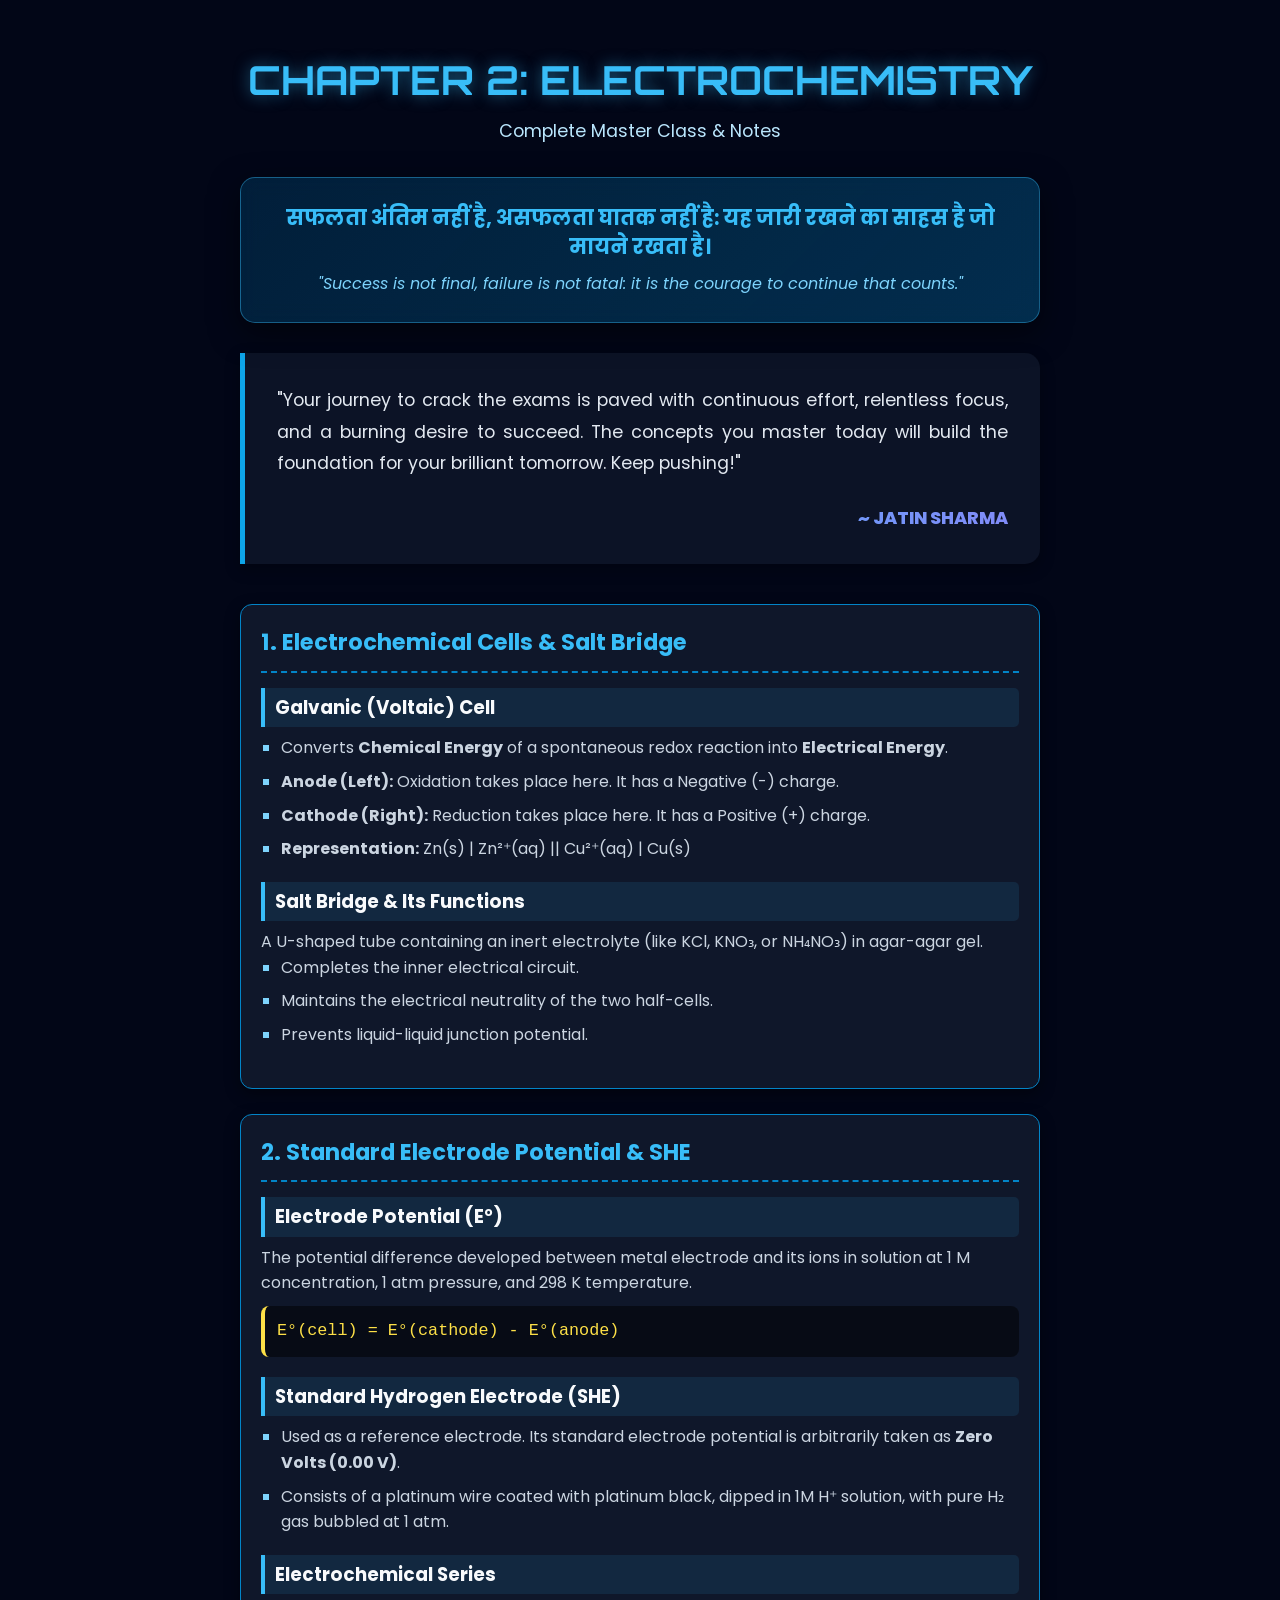
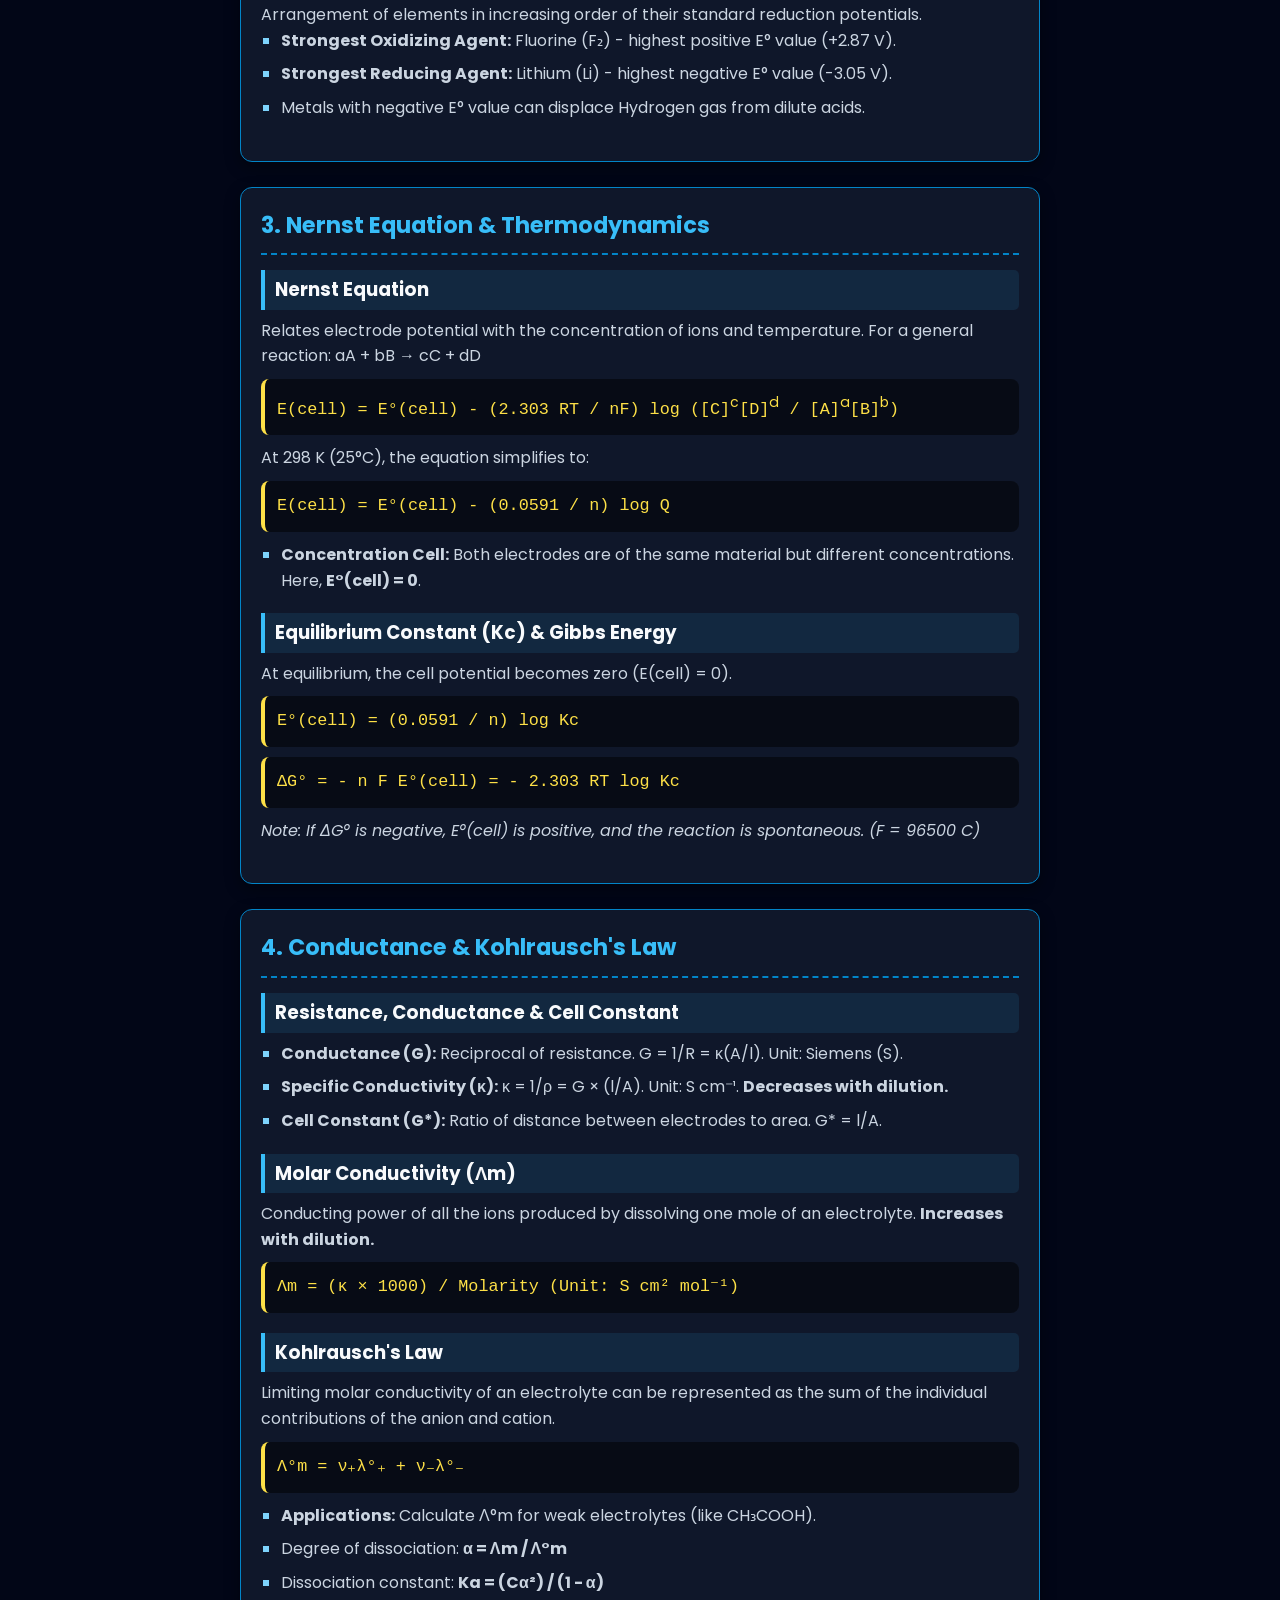
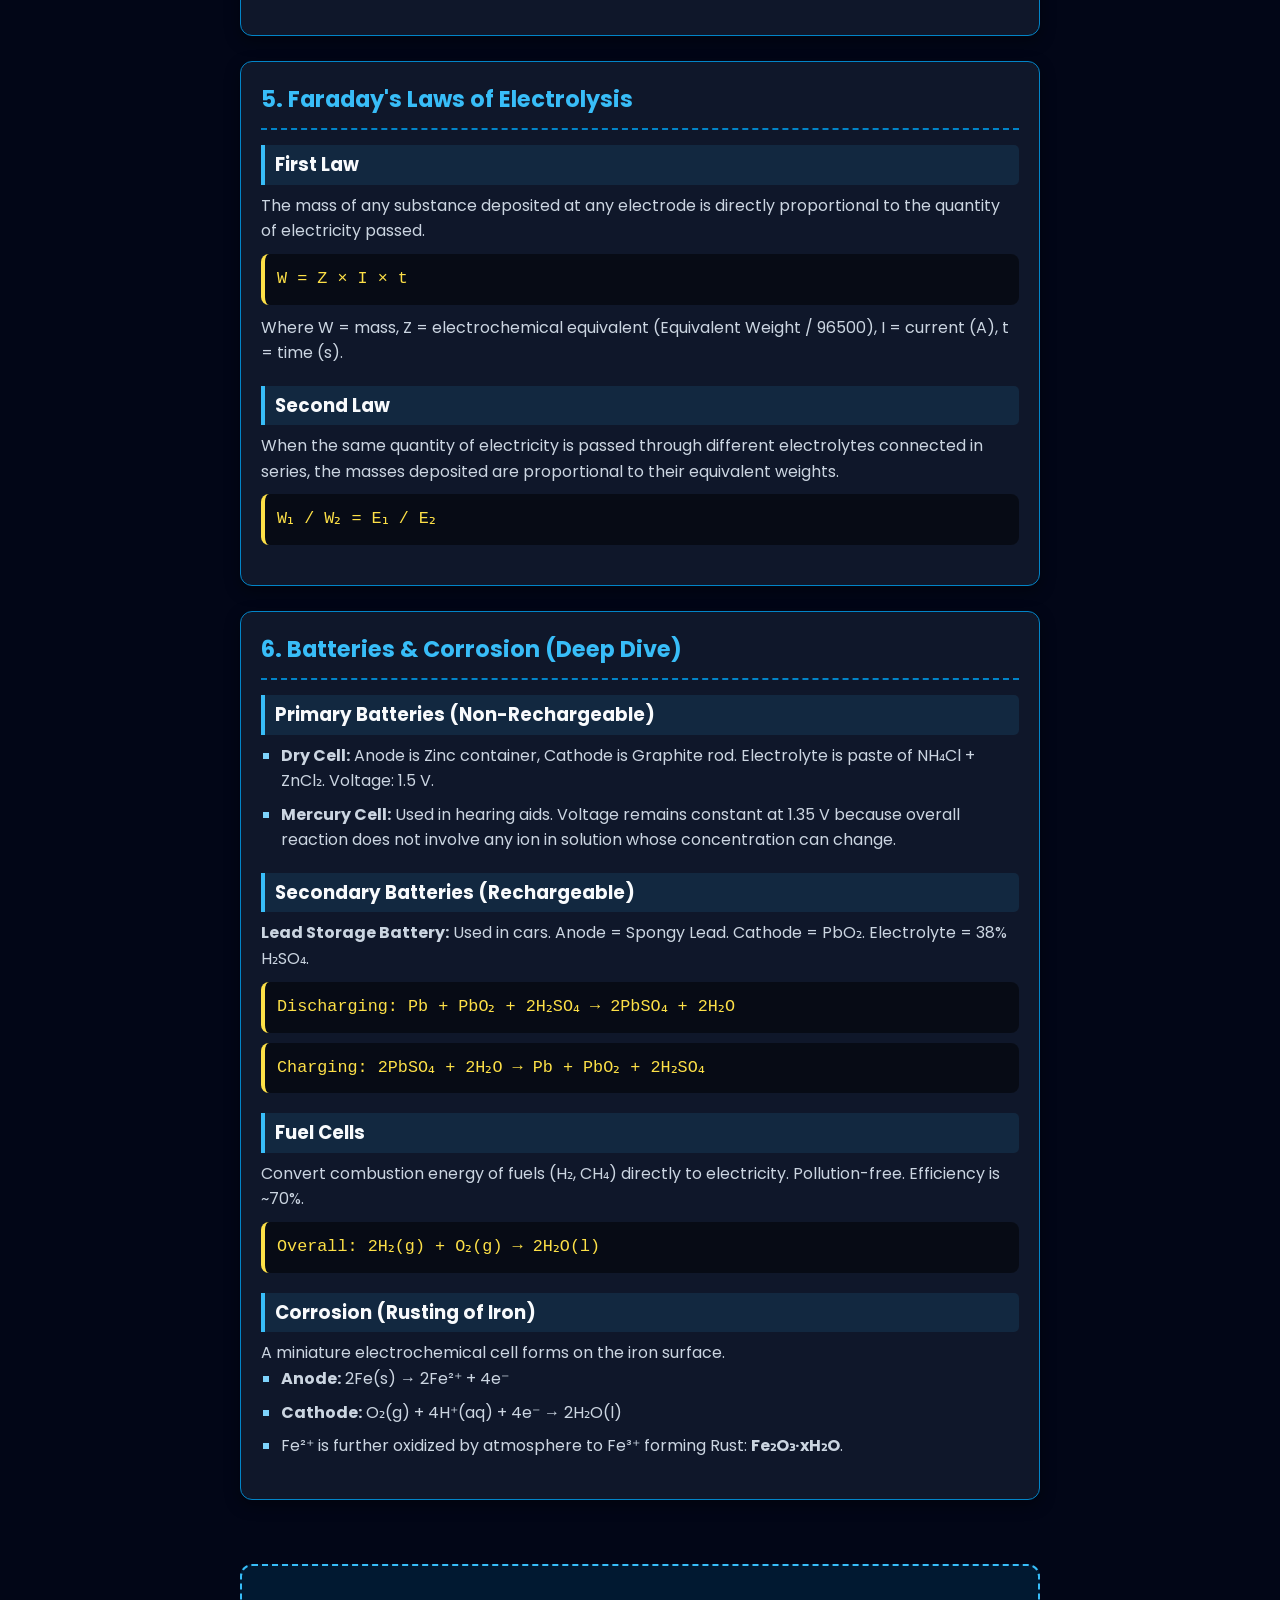
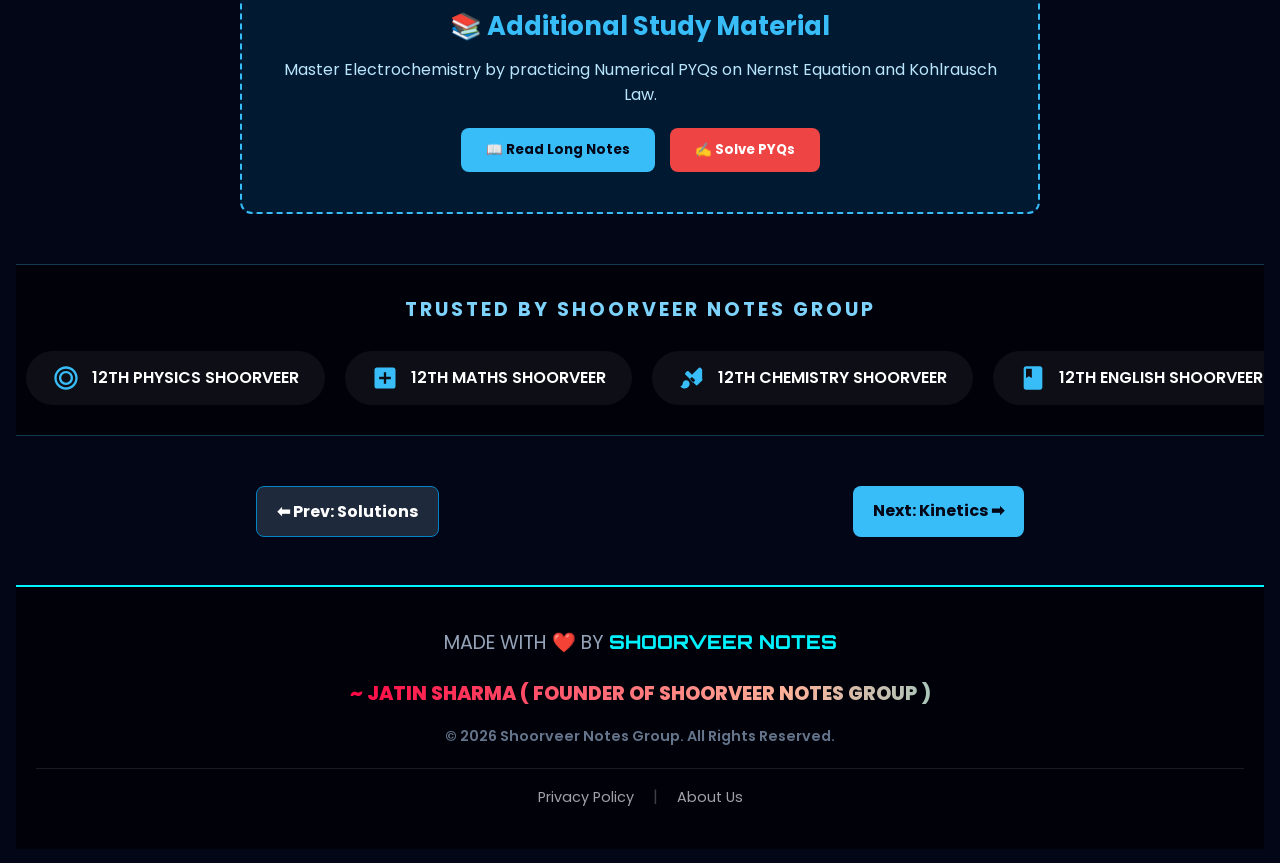
<file: electrochemistry.html>
<!DOCTYPE html>
<html lang="en">
<head>
    <meta charset="UTF-8">
    <meta name="viewport" content="width=device-width, initial-scale=1.0">
    <title>Chapter 2: Electrochemistry - Shoorveer Notes</title>
    <link href="https://fonts.googleapis.com/css2?family=Poppins:wght@300;400;600;700&family=Orbitron:wght@500;700&display=swap" rel="stylesheet">
    <style>
        * { margin: 0; padding: 0; box-sizing: border-box; font-family: 'Poppins', sans-serif; }
        
        /* Deep Blue & Sky Blue Premium Theme */
        body { background-color: #020617; color: #f1f5f9; line-height: 1.6; padding: 1rem; overflow-x: hidden; }
        
        .header { text-align: center; margin: 2rem 0; }
        .header h1 { color: #38bdf8; font-size: 2.5rem; font-family: 'Orbitron', sans-serif; text-shadow: 0 0 15px rgba(56, 189, 248, 0.5); text-transform: uppercase; }
        .header p { color: #bae6fd; font-size: 1.1rem; margin-top: 5px; }

        /* Dynamic Motivation Section */
        .shayari-container {
            background: linear-gradient(135deg, rgba(2, 132, 199, 0.2), rgba(3, 105, 161, 0.4));
            border: 1px solid rgba(56, 189, 248, 0.4);
            backdrop-filter: blur(10px);
            padding: 25px;
            border-radius: 15px;
            width: 100%;
            max-width: 800px;
            margin: 0 auto 30px auto;
            text-align: center;
            min-height: 120px;
            display: flex;
            flex-direction: column;
            justify-content: center;
            box-shadow: 0 10px 30px rgba(0,0,0,0.5);
            transition: opacity 0.5s ease-in-out;
        }
        .shayari-hindi { font-size: 1.3rem; color: #38bdf8; margin-bottom: 10px; font-weight: 700; line-height: 1.4; }
        .shayari-eng { font-size: 1rem; color: #7dd3fc; font-style: italic; }

        /* English Motivation Block */
        .motivation-block {
            width: 100%; max-width: 800px; margin: 0 auto 40px auto; padding: 2rem;
            background: rgba(15, 23, 42, 0.8); border-left: 5px solid #0ea5e9;
            border-radius: 0 15px 15px 0; box-shadow: 0 5px 15px rgba(0,0,0,0.3);
        }
        .motivation-text { font-size: 1.1rem; line-height: 1.8; margin-bottom: 1.5rem; color: #e2e8f0; text-align: justify; }

        .mindmap-container { max-width: 800px; margin: 0 auto; }
        
        /* FULLY EXPANDED CARDS DESIGN (No Click Required) */
        .card {
            background: #0f172a;
            border: 1px solid #0284c7;
            border-radius: 12px;
            margin-bottom: 25px;
            box-shadow: 0 5px 15px rgba(0,0,0,0.4);
            padding: 20px;
            transition: transform 0.3s ease;
        }
        .card:hover { border-color: #38bdf8; box-shadow: 0 8px 25px rgba(56, 189, 248, 0.2); transform: translateY(-3px); }
        
        .card-header {
            font-size: 1.4rem;
            font-weight: 700;
            color: #38bdf8;
            margin-bottom: 15px;
            border-bottom: 2px dashed #0284c7;
            padding-bottom: 10px;
        }
        
        .content { color: #cbd5e1; font-size: 1rem; }

        .sub-topic { margin-bottom: 20px; }
        .sub-topic h4 { color: #f8fafc; margin-bottom: 8px; border-left: 4px solid #38bdf8; padding-left: 10px; font-size: 1.15rem; background: rgba(56, 189, 248, 0.1); padding: 5px 10px; border-radius: 0 5px 5px 0;}
        ul { margin-left: 20px; margin-bottom: 10px; list-style-type: square; color: #7dd3fc; }
        ul li span { color: #cbd5e1; }
        li { margin-bottom: 8px; }
        
        .formula {
            display: block;
            background: rgba(0,0,0,0.5);
            padding: 12px;
            border-radius: 8px;
            color: #fde047; /* Yellow for formula highlight */
            font-family: monospace;
            font-size: 1.05rem;
            margin: 10px 0;
            border-left: 4px solid #fde047;
            overflow-x: auto;
        }

        /* Long Notes & PYQ Section */
        .resources-section {
            max-width: 800px; margin: 4rem auto 2rem auto;
            background: rgba(2, 132, 199, 0.15); border: 2px dashed #38bdf8;
            border-radius: 12px; padding: 2.5rem; text-align: center;
        }
        .resources-section h3 { color: #38bdf8; margin-bottom: 10px; font-size: 1.6rem;}
        .resources-section p { color: #bae6fd; margin-bottom: 20px; font-size: 1rem; }
        .resource-buttons { display: flex; justify-content: center; gap: 15px; flex-wrap: wrap; }
        .res-btn { padding: 12px 25px; border-radius: 8px; text-decoration: none; font-weight: bold; border: none; }
        .btn-notes { background: #38bdf8; color: #020617; }
        .btn-pyq { background: #ef4444; color: #fff; }

        /* TRUSTED BY SECTION - PURE CSS SCROLL */
        .trusted-section {
            margin: 50px 0; padding: 30px 0;
            background: rgba(0,0,0,0.6);
            border-top: 1px solid rgba(56, 189, 248, 0.3);
            border-bottom: 1px solid rgba(56, 189, 248, 0.3);
            overflow: hidden; width: 100%;
        }
        .trusted-title { text-align: center; color: #7dd3fc; font-size: 1.2rem; margin-bottom: 25px; letter-spacing: 3px; text-transform: uppercase; }
        
        .marquee-wrapper { width: 100%; overflow: hidden; white-space: nowrap; }
        .marquee-content { display: inline-flex; animation: scroll-left 25s linear infinite; }
        .marquee-content:hover { animation-play-state: paused; }
        
        .trusted-item {
            display: inline-flex; align-items: center; gap: 12px; padding: 12px 25px;
            background: rgba(255,255,255,0.05); border-radius: 50px; margin: 0 10px;
            border: 1px solid transparent;
        }
        .trusted-item svg { width: 28px; height: 28px; fill: #38bdf8; }
        .trusted-text { font-weight: 600; font-size: 1rem; color: #fff; }
        
        @keyframes scroll-left { 0% { transform: translateX(0); } 100% { transform: translateX(-50%); } }

        /* Navigation */
        .nav-section { display: flex; justify-content: space-between; max-width: 800px; margin: 3rem auto; padding: 0 1rem; }
        .btn { padding: 12px 20px; border-radius: 8px; text-decoration: none; color: white; font-weight: bold; }
        .btn-home { background: #1e293b; border: 1px solid #0284c7; }
        .btn-next { background: #38bdf8; color: #020617; }

        /* Footer */
        footer { background: #020617; padding: 40px 20px; text-align: center; border-top: 2px solid #0ea5e9; }
        .made-by { font-size: 1.2rem; color: #bae6fd; margin-bottom: 10px; }
        .made-by span { color: #38bdf8; font-weight: 800; font-family: 'Orbitron', sans-serif; }
        .founder-sign {
            margin-top: 10px; font-size: 1.3rem; font-weight: 800; text-transform: uppercase;
            background: linear-gradient(90deg, #38bdf8, #818cf8, #c084fc, #38bdf8);
            background-size: 300%; -webkit-background-clip: text; -webkit-text-fill-color: transparent;
            animation: shine 5s linear infinite; display: inline-block;
        }
        @keyframes shine { 0% { background-position: 0% center; } 100% { background-position: 300% center; } }
    </style>
</head>
<body>

    <header class="header">
        <h1>Chapter 2: Electrochemistry</h1>
        <p class="subtitle">Complete Master Class & Notes</p>
    </header>

    <div class="shayari-container" id="shayari-box">
        <div class="shayari-hindi" id="shayari-hi">सफलता अंतिम नहीं है, असफलता घातक नहीं है: यह जारी रखने का साहस है जो मायने रखता है।</div>
        <div class="shayari-eng" id="shayari-en">"Success is not final, failure is not fatal: it is the courage to continue that counts."</div>
    </div>

    <div class="motivation-block">
        <div class="motivation-text">
            "Your journey to crack the exams is paved with continuous effort, relentless focus, and a burning desire to succeed. The concepts you master today will build the foundation for your brilliant tomorrow. Keep pushing!"
        </div>
        <div class="founder-sign" style="font-size: 1.1rem; text-align: right; display: block;">~ Jatin Sharma</div>
    </div>

    <div class="mindmap-container">

        <div class="card">
            <div class="card-header">1. Electrochemical Cells & Salt Bridge</div>
            <div class="content">
                <div class="sub-topic">
                    <h4>Galvanic (Voltaic) Cell</h4>
                    <ul>
                        <li><span>Converts <strong>Chemical Energy</strong> of a spontaneous redox reaction into <strong>Electrical Energy</strong>.</span></li>
                        <li><span><strong>Anode (Left):</strong> Oxidation takes place here. It has a Negative (-) charge.</span></li>
                        <li><span><strong>Cathode (Right):</strong> Reduction takes place here. It has a Positive (+) charge.</span></li>
                        <li><span><strong>Representation:</strong> Zn(s) | Zn²⁺(aq) || Cu²⁺(aq) | Cu(s)</span></li>
                    </ul>
                </div>
                <div class="sub-topic">
                    <h4>Salt Bridge & Its Functions</h4>
                    <p>A U-shaped tube containing an inert electrolyte (like KCl, KNO₃, or NH₄NO₃) in agar-agar gel.</p>
                    <ul>
                        <li><span>Completes the inner electrical circuit.</span></li>
                        <li><span>Maintains the electrical neutrality of the two half-cells.</span></li>
                        <li><span>Prevents liquid-liquid junction potential.</span></li>
                    </ul>
                </div>
            </div>
        </div>

        <div class="card">
            <div class="card-header">2. Standard Electrode Potential & SHE</div>
            <div class="content">
                <div class="sub-topic">
                    <h4>Electrode Potential (E°)</h4>
                    <p>The potential difference developed between metal electrode and its ions in solution at 1 M concentration, 1 atm pressure, and 298 K temperature.</p>
                    <span class="formula">E°(cell) = E°(cathode) - E°(anode)</span>
                </div>
                <div class="sub-topic">
                    <h4>Standard Hydrogen Electrode (SHE)</h4>
                    <ul>
                        <li><span>Used as a reference electrode. Its standard electrode potential is arbitrarily taken as <strong>Zero Volts (0.00 V)</strong>.</span></li>
                        <li><span>Consists of a platinum wire coated with platinum black, dipped in 1M H⁺ solution, with pure H₂ gas bubbled at 1 atm.</span></li>
                    </ul>
                </div>
                <div class="sub-topic">
                    <h4>Electrochemical Series</h4>
                    <p>Arrangement of elements in increasing order of their standard reduction potentials.</p>
                    <ul>
                        <li><span><strong>Strongest Oxidizing Agent:</strong> Fluorine (F₂) - highest positive E° value (+2.87 V).</span></li>
                        <li><span><strong>Strongest Reducing Agent:</strong> Lithium (Li) - highest negative E° value (-3.05 V).</span></li>
                        <li><span>Metals with negative E° value can displace Hydrogen gas from dilute acids.</span></li>
                    </ul>
                </div>
            </div>
        </div>

        <div class="card">
            <div class="card-header">3. Nernst Equation & Thermodynamics</div>
            <div class="content">
                <div class="sub-topic">
                    <h4>Nernst Equation</h4>
                    <p>Relates electrode potential with the concentration of ions and temperature. For a general reaction: aA + bB → cC + dD</p>
                    <span class="formula">E(cell) = E°(cell) - (2.303 RT / nF) log ([C]<sup>c</sup>[D]<sup>d</sup> / [A]<sup>a</sup>[B]<sup>b</sup>)</span>
                    <p>At 298 K (25°C), the equation simplifies to:</p>
                    <span class="formula">E(cell) = E°(cell) - (0.0591 / n) log Q</span>
                    <ul>
                        <li><span><strong>Concentration Cell:</strong> Both electrodes are of the same material but different concentrations. Here, <strong>E°(cell) = 0</strong>.</span></li>
                    </ul>
                </div>
                <div class="sub-topic">
                    <h4>Equilibrium Constant (Kc) & Gibbs Energy</h4>
                    <p>At equilibrium, the cell potential becomes zero (E(cell) = 0).</p>
                    <span class="formula">E°(cell) = (0.0591 / n) log Kc</span>
                    <span class="formula">ΔG° = - n F E°(cell) = - 2.303 RT log Kc</span>
                    <p><em>Note: If ΔG° is negative, E°(cell) is positive, and the reaction is spontaneous. (F = 96500 C)</em></p>
                </div>
            </div>
        </div>

        <div class="card">
            <div class="card-header">4. Conductance & Kohlrausch's Law</div>
            <div class="content">
                <div class="sub-topic">
                    <h4>Resistance, Conductance & Cell Constant</h4>
                    <ul>
                        <li><span><strong>Conductance (G):</strong> Reciprocal of resistance. G = 1/R = κ(A/l). Unit: Siemens (S).</span></li>
                        <li><span><strong>Specific Conductivity (κ):</strong> κ = 1/ρ = G × (l/A). Unit: S cm⁻¹. <strong>Decreases with dilution.</strong></span></li>
                        <li><span><strong>Cell Constant (G*):</strong> Ratio of distance between electrodes to area. G* = l/A.</span></li>
                    </ul>
                </div>
                <div class="sub-topic">
                    <h4>Molar Conductivity (Λm)</h4>
                    <p>Conducting power of all the ions produced by dissolving one mole of an electrolyte. <strong>Increases with dilution.</strong></p>
                    <span class="formula">Λm = (κ × 1000) / Molarity (Unit: S cm² mol⁻¹)</span>
                </div>
                <div class="sub-topic">
                    <h4>Kohlrausch's Law</h4>
                    <p>Limiting molar conductivity of an electrolyte can be represented as the sum of the individual contributions of the anion and cation.</p>
                    <span class="formula">Λ°m = ν₊λ°₊ + ν₋λ°₋</span>
                    <ul>
                        <li><span><strong>Applications:</strong> Calculate Λ°m for weak electrolytes (like CH₃COOH).</span></li>
                        <li><span>Degree of dissociation: <strong>α = Λm / Λ°m</strong></span></li>
                        <li><span>Dissociation constant: <strong>Ka = (Cα²) / (1 - α)</strong></span></li>
                    </ul>
                </div>
            </div>
        </div>

        <div class="card">
            <div class="card-header">5. Faraday's Laws of Electrolysis</div>
            <div class="content">
                <div class="sub-topic">
                    <h4>First Law</h4>
                    <p>The mass of any substance deposited at any electrode is directly proportional to the quantity of electricity passed.</p>
                    <span class="formula">W = Z × I × t</span>
                    <p>Where W = mass, Z = electrochemical equivalent (Equivalent Weight / 96500), I = current (A), t = time (s).</p>
                </div>
                <div class="sub-topic">
                    <h4>Second Law</h4>
                    <p>When the same quantity of electricity is passed through different electrolytes connected in series, the masses deposited are proportional to their equivalent weights.</p>
                    <span class="formula">W₁ / W₂ = E₁ / E₂</span>
                </div>
            </div>
        </div>

        <div class="card">
            <div class="card-header">6. Batteries & Corrosion (Deep Dive)</div>
            <div class="content">
                <div class="sub-topic">
                    <h4>Primary Batteries (Non-Rechargeable)</h4>
                    <ul>
                        <li><span><strong>Dry Cell:</strong> Anode is Zinc container, Cathode is Graphite rod. Electrolyte is paste of NH₄Cl + ZnCl₂. Voltage: 1.5 V.</span></li>
                        <li><span><strong>Mercury Cell:</strong> Used in hearing aids. Voltage remains constant at 1.35 V because overall reaction does not involve any ion in solution whose concentration can change.</span></li>
                    </ul>
                </div>
                <div class="sub-topic">
                    <h4>Secondary Batteries (Rechargeable)</h4>
                    <p><strong>Lead Storage Battery:</strong> Used in cars. Anode = Spongy Lead. Cathode = PbO₂. Electrolyte = 38% H₂SO₄.</p>
                    <span class="formula">Discharging: Pb + PbO₂ + 2H₂SO₄ → 2PbSO₄ + 2H₂O</span>
                    <span class="formula">Charging: 2PbSO₄ + 2H₂O → Pb + PbO₂ + 2H₂SO₄</span>
                </div>
                <div class="sub-topic">
                    <h4>Fuel Cells</h4>
                    <p>Convert combustion energy of fuels (H₂, CH₄) directly to electricity. Pollution-free. Efficiency is ~70%.</p>
                    <span class="formula">Overall: 2H₂(g) + O₂(g) → 2H₂O(l)</span>
                </div>
                <div class="sub-topic">
                    <h4>Corrosion (Rusting of Iron)</h4>
                    <p>A miniature electrochemical cell forms on the iron surface.</p>
                    <ul>
                        <li><span><strong>Anode:</strong> 2Fe(s) → 2Fe²⁺ + 4e⁻</span></li>
                        <li><span><strong>Cathode:</strong> O₂(g) + 4H⁺(aq) + 4e⁻ → 2H₂O(l)</span></li>
                        <li><span>Fe²⁺ is further oxidized by atmosphere to Fe³⁺ forming Rust: <strong>Fe₂O₃·xH₂O</strong>.</span></li>
                    </ul>
                </div>
            </div>
        </div>

    </div>

    <div class="resources-section">
        <h3>📚 Additional Study Material</h3>
        <p>Master Electrochemistry by practicing Numerical PYQs on Nernst Equation and Kohlrausch Law.</p>
        <div class="resource-buttons">
            <button class="res-btn btn-notes">📖 Read Long Notes</button>
            <button class="res-btn btn-pyq">✍️ Solve PYQs</button>
        </div>
    </div>

    <div class="trusted-section">
        <h3 class="trusted-title">Trusted By Shoorveer Notes Group</h3>
        <div class="marquee-wrapper">
            <div class="marquee-content">
                <div class="trusted-item">
                    <svg viewBox="0 0 24 24"><path d="M12 2C6.48 2 2 6.48 2 12s4.48 10 10 10 10-4.48 10-10S17.52 2 12 2zm0 18c-4.41 0-8-3.59-8-8s3.59-8 8-8 8 3.59 8 8-3.59 8-8 8zm0-14c-3.31 0-6 2.69-6 6s2.69 6 6 6 6-2.69 6-6-2.69-6-6-6zm0 10c-2.21 0-4-1.79-4-4s1.79-4 4-4 4 1.79 4 4-1.79 4-4 4z"/></svg>
                    <div class="trusted-text">12TH PHYSICS SHOORVEER</div>
                </div>
                <div class="trusted-item">
                    <svg viewBox="0 0 24 24"><path d="M19 3H5c-1.1 0-2 .9-2 2v14c0 1.1.9 2 2 2h14c1.1 0 2-.9 2-2V5c0-1.1-.9-2-2-2zm-2 10h-4v4h-2v-4H7v-2h4V7h2v4h4v2z"/></svg>
                    <div class="trusted-text">12TH MATHS SHOORVEER</div>
                </div>
                <div class="trusted-item">
                    <svg viewBox="0 0 24 24"><path d="M7 14c-1.66 0-3 1.34-3 3 0 1.31-1.16 2-2 2 .92 1.22 2.49 2 4 2 2.21 0 4-1.79 4-4 0-1.66-1.34-3-3-3zm13.71-9.37l-1.34-1.34a1.003 1.003 0 0 0-1.42 0L12 9.24 9.05 6.29a1.003 1.003 0 0 0-1.42 0L6.29 7.63a1.003 1.003 0 0 0 0 1.42l9.04 9.04c.39.39 1.02.39 1.41 0l3.96-3.96c.4-.39.4-1.03.01-1.42zM12.71 16L9.88 13.17l2.12-2.12 2.83 2.83L12.71 16z"/></svg>
                    <div class="trusted-text">12TH CHEMISTRY SHOORVEER</div>
                </div>
                <div class="trusted-item">
                    <svg viewBox="0 0 24 24"><path d="M18 2H6c-1.1 0-2 .9-2 2v16c0 1.1.9 2 2 2h12c1.1 0 2-.9 2-2V4c0-1.1-.9-2-2-2zM6 4h5v8l-2.5-1.5L6 12V4z"/></svg>
                    <div class="trusted-text">12TH ENGLISH SHOORVEER</div>
                </div>
                <div class="trusted-item">
                    <svg viewBox="0 0 24 24"><path d="M12 2C6.48 2 2 6.48 2 12s4.48 10 10 10 10-4.48 10-10S17.52 2 12 2zm0 18c-4.41 0-8-3.59-8-8s3.59-8 8-8 8 3.59 8 8-3.59 8-8 8zM11 7h2v6h-2zm0 8h2v2h-2z"/></svg>
                    <div class="trusted-text">12TH BIOLOGY SHOORVEER</div>
                </div>
                
                <div class="trusted-item">
                    <svg viewBox="0 0 24 24"><path d="M12 2C6.48 2 2 6.48 2 12s4.48 10 10 10 10-4.48 10-10S17.52 2 12 2zm0 18c-4.41 0-8-3.59-8-8s3.59-8 8-8 8 3.59 8 8-3.59 8-8 8zm0-14c-3.31 0-6 2.69-6 6s2.69 6 6 6 6-2.69 6-6-2.69-6-6-6zm0 10c-2.21 0-4-1.79-4-4s1.79-4 4-4 4 1.79 4 4-1.79 4-4 4z"/></svg>
                    <div class="trusted-text">12TH PHYSICS SHOORVEER</div>
                </div>
                <div class="trusted-item">
                    <svg viewBox="0 0 24 24"><path d="M19 3H5c-1.1 0-2 .9-2 2v14c0 1.1.9 2 2 2h14c1.1 0 2-.9 2-2V5c0-1.1-.9-2-2-2zm-2 10h-4v4h-2v-4H7v-2h4V7h2v4h4v2z"/></svg>
                    <div class="trusted-text">12TH MATHS SHOORVEER</div>
                </div>
                <div class="trusted-item">
                    <svg viewBox="0 0 24 24"><path d="M7 14c-1.66 0-3 1.34-3 3 0 1.31-1.16 2-2 2 .92 1.22 2.49 2 4 2 2.21 0 4-1.79 4-4 0-1.66-1.34-3-3-3zm13.71-9.37l-1.34-1.34a1.003 1.003 0 0 0-1.42 0L12 9.24 9.05 6.29a1.003 1.003 0 0 0-1.42 0L6.29 7.63a1.003 1.003 0 0 0 0 1.42l9.04 9.04c.39.39 1.02.39 1.41 0l3.96-3.96c.4-.39.4-1.03.01-1.42zM12.71 16L9.88 13.17l2.12-2.12 2.83 2.83L12.71 16z"/></svg>
                    <div class="trusted-text">12TH CHEMISTRY SHOORVEER</div>
                </div>
                <div class="trusted-item">
                    <svg viewBox="0 0 24 24"><path d="M18 2H6c-1.1 0-2 .9-2 2v16c0 1.1.9 2 2 2h12c1.1 0 2-.9 2-2V4c0-1.1-.9-2-2-2zM6 4h5v8l-2.5-1.5L6 12V4z"/></svg>
                    <div class="trusted-text">12TH ENGLISH SHOORVEER</div>
                </div>
                <div class="trusted-item">
                    <svg viewBox="0 0 24 24"><path d="M12 2C6.48 2 2 6.48 2 12s4.48 10 10 10 10-4.48 10-10S17.52 2 12 2zm0 18c-4.41 0-8-3.59-8-8s3.59-8 8-8 8 3.59 8 8-3.59 8-8 8zM11 7h2v6h-2zm0 8h2v2h-2z"/></svg>
                    <div class="trusted-text">12TH BIOLOGY SHOORVEER</div>
                </div>
            </div>
        </div>
    </div>

    <div class="nav-section">
        <a href="solutions.html" class="btn btn-home">⬅ Prev: Solutions</a>
        <a href="kinetics.html" class="btn btn-next">Next: Kinetics ➡</a>
    </div>

    <footer style="background: rgba(0, 0, 0, 0.6); padding: 40px 20px; text-align: center; border-top: 2px solid #00f2fe;">
        <div class="made-by" style="font-size: 1.2rem; color: #94a3b8; margin-bottom: 10px;">
            MADE WITH ❤️ BY <span style="color: #00f2fe; font-weight: 800; font-family: 'Orbitron', sans-serif;">SHOORVEER NOTES</span>
        </div>
        
        <div class="founder-sign" style="font-size: 1.2rem; font-weight: 800; text-transform: uppercase; background: linear-gradient(90deg, #ff0844, #ffb199, #00f2fe, #4facfe, #ff0844); background-size: 300%; -webkit-background-clip: text; -webkit-text-fill-color: transparent; animation: shine 5s linear infinite; display: inline-block;">
            ~ Jatin Sharma ( Founder of Shoorveer Notes Group )
        </div>

        <div style="margin-top: 15px; color: #64748b; font-size: 0.9rem; font-weight: 600;">
            &copy; 2026 Shoorveer Notes Group. All Rights Reserved.
        </div>
        
        <div style="margin-top: 20px; padding-top: 15px; border-top: 1px solid rgba(255, 255, 255, 0.1);">
            <a href="privacy-policy.html" style="color: #a1a1aa; text-decoration: none; font-size: 0.9rem; margin: 0 15px;">Privacy Policy</a>
            <span style="color: #3f3f46;">|</span>
            <a href="about.html" style="color: #a1a1aa; text-decoration: none; font-size: 0.9rem; margin: 0 15px;">About Us</a>
        </div>
    </footer>

    <script>
        const quotes = [
            {"en": "Success is not final, failure is not fatal: it is the courage to continue that counts.", "hi": "सफलता अंतिम नहीं है, असफलता घातक नहीं है: यह जारी रखने का साहस है जो मायने रखता है।"},
            {"en": "Believe you can and you're halfway there.", "hi": "विश्वास करें कि आप कर सकते हैं और आप आधी मंजिल तक पहुँच गए हैं।"},
            {"en": "The only way to do great work is to love what you do.", "hi": "महान कार्य करने का एकमात्र तरीका यह है कि आप जो करते हैं उससे प्यार करें।"},
            {"en": "Your time is limited, don't waste it living someone else's life.", "hi": "आपका समय सीमित है, इसे किसी और का जीवन जीने में बर्बाद न करें।"},
            {"en": "The future belongs to those who believe in the beauty of their dreams.", "hi": "भविष्य उनका है जो अपने सपनों की सुंदरता में विश्वास करते हैं।"},
            {"en": "Dream big and dare to fail.", "hi": "बड़े सपने देखें और असफल होने का साहस करें।"},
            {"en": "It always seems impossible until it's done.", "hi": "जब तक यह हो नहीं जाता, तब तक यह हमेशा असंभव लगता है।"},
            {"en": "Don't watch the clock; do what it does. Keep going.", "hi": "घड़ी को मत देखो; वही करो जो यह करती है। चलते रहो।"},
            {"en": "The harder you work for something, the greater you'll feel when you achieve it.", "hi": "आप किसी चीज़ के लिए जितनी कड़ी मेहनत करेंगे, उसे हासिल करने पर आपको उतनी ही अधिक खुशी होगी।"},
            {"en": "Success doesn’t just find you. You have to go out and get it.", "hi": "सफलता सिर्फ आपको नहीं मिलती। आपको बाहर जाकर इसे हासिल करना होगा।"},
            {"en": "The key to success is to focus on goals, not obstacles.", "hi": "सफलता की कुंजी बाधाओं पर नहीं, लक्ष्यों पर ध्यान केंद्रित करना है।"},
            {"en": "Great things never come from comfort zones.", "hi": "महान चीजें कभी भी आराम क्षेत्र से नहीं आती हैं।"},
            {"en": "Wake up with determination. Go to bed with satisfaction.", "hi": "दृढ़ संकल्प के साथ उठें। संतुष्टि के साथ सोने जाएं।"},
            {"en": "Do something today that your future self will thank you for.", "hi": "आज कुछ ऐसा करें जिसके लिए आपका भविष्य का स्वरूप आपको धन्यवाद दे।"},
            {"en": "It’s going to be hard, but hard does not mean impossible.", "hi": "यह कठिन होने वाला है, लेकिन कठिन का मतलब असंभव नहीं है।"},
            {"en": "Don’t wait for opportunity. Create it.", "hi": "अवसर की प्रतीक्षा न करें। इसे बनाएं।"},
            {"en": "Push yourself, because no one else is going to do it for you.", "hi": "खुद को आगे बढ़ाएं, क्योंकि कोई और आपके लिए यह नहीं करने वाला है।"},
            {"en": "Success is walking from failure to failure with no loss of enthusiasm.", "hi": "सफलता बिना उत्साह खोए एक विफलता से दूसरी विफलता तक चलना है।"},
            {"en": "You don't have to be great to start, but you have to start to be great.", "hi": "शुरू करने के लिए आपको महान होने की आवश्यकता नहीं है, लेकिन महान होने के लिए आपको शुरुआत करनी होगी।"},
            {"en": "There is no substitute for hard work.", "hi": "कड़ी मेहनत का कोई विकल्प नहीं है।"},
            {"en": "Doubt kills more dreams than failure ever will.", "hi": "संदेह विफलता से कहीं अधिक सपनों को मार देता है।"},
            {"en": "Action is the foundational key to all success.", "hi": "कार्य सभी सफलताओं की मूलभूत कुंजी है।"},
            {"en": "Failure is the opportunity to begin again more intelligently.", "hi": "विफलता अधिक बुद्धिमानी से फिर से शुरू करने का अवसर है।"},
            {"en": "Don't let yesterday take up too much of today.", "hi": "बीते हुए कल को आज का बहुत अधिक समय न लेने दें।"},
            {"en": "You learn more from failure than from success.", "hi": "आप सफलता की तुलना में विफलता से अधिक सीखते हैं।"},
            {"en": "If you are working on something that you really care about, you don't have to be pushed.", "hi": "यदि आप किसी ऐसी चीज़ पर काम कर रहे हैं जिसकी आपको वास्तव में परवाह है, तो आपको धकेलने की ज़रूरत नहीं है।"},
            {"en": "Experience is a hard teacher because she gives the test first, the lesson afterwards.", "hi": "अनुभव एक कठोर शिक्षक है क्योंकि वह पहले परीक्षा लेता है, बाद में पाठ पढ़ाता है।"},
            {"en": "To know how much there is to know is the beginning of learning to live.", "hi": "यह जानना कि जानने के लिए कितना कुछ है, जीना सीखने की शुरुआत है।"},
            {"en": "Goal setting is the secret to a compelling future.", "hi": "लक्ष्य निर्धारण एक सम्मोहक भविष्य का रहस्य है।"},
            {"en": "Either you run the day or the day runs you.", "hi": "या तो आप दिन चलाते हैं या दिन आपको चलाता है।"},
            {"en": "I find that the harder I work, the more luck I seem to have.", "hi": "मुझे लगता है कि मैं जितनी अधिक मेहनत करता हूं, मुझे उतना ही भाग्य मिलता है।"},
            {"en": "Start where you are. Use what you have. Do what you can.", "hi": "आप जहां हैं वहीं से शुरू करें। आपके पास जो है उसका उपयोग करें। जो आप कर सकते हैं वह करें।"},
            {"en": "Fall seven times and stand up eight.", "hi": "सात बार गिरें और आठवीं बार खड़े हो जाएं।"},
            {"en": "Everything you’ve ever wanted is on the other side of fear.", "hi": "हर वो चीज़ जो आपने कभी चाही है, वो डर के दूसरी तरफ है।"},
            {"en": "Success is getting what you want. Happiness is wanting what you get.", "hi": "सफलता वही पाना है जो आप चाहते हैं। खुशी वही चाहना है जो आपको मिलता है।"},
            {"en": "Quality is not an act, it is a habit.", "hi": "गुणवत्ता एक कार्य नहीं है, यह एक आदत है।"},
            {"en": "We are what we repeatedly do.", "hi": "हम वही हैं जो हम बार-बार करते हैं।"},
            {"en": "Make each day your masterpiece.", "hi": "हर दिन को अपनी उत्कृष्ट कृति बनाएं।"},
            {"en": "The best revenge is massive success.", "hi": "सबसे अच्छा बदला बड़ी सफलता है।"},
            {"en": "You miss 100% of the shots you don't take.", "hi": "आप 100% उन मौकों को चूक जाते हैं जिन्हें आप नहीं लेते हैं।"},
            {"en": "The successful warrior is the average man, with laser-like focus.", "hi": "सफल योद्धा औसत दर्जे का आदमी होता है, जिसमें लेज़र जैसा फोकस होता है।"},
            {"en": "Nothing will work unless you do.", "hi": "जब तक आप काम नहीं करेंगे तब तक कुछ भी काम नहीं करेगा।"},
            {"en": "Work hard in silence, let your success be your noise.", "hi": "खामोशी से कड़ी मेहनत करो, अपनी सफलता को शोर मचाने दो।"},
            {"en": "A river cuts through rock, not because of its power, but because of its persistence.", "hi": "एक नदी अपनी शक्ति के कारण नहीं, बल्कि अपनी दृढ़ता के कारण चट्टान को काटती है।"},
            {"en": "Discipline is the bridge between goals and accomplishment.", "hi": "अनुशासन लक्ष्यों और उपलब्धि के बीच का पुल है।"},
            {"en": "Motivation is what gets you started. Habit is what keeps you going.", "hi": "प्रेरणा वह है जो आपको शुरू करती है। आदत वह है जो आपको चलते रहने देती है।"},
            {"en": "The expert in anything was once a beginner.", "hi": "किसी भी चीज का विशेषज्ञ कभी शुरुआती था।"},
            {"en": "What comes easy won't last long, and what lasts long won't come easy.", "hi": "जो आसानी से मिल जाता है वह लंबे समय तक नहीं रहता, और जो लंबे समय तक रहता है वह आसानी से नहीं मिलता।"},
            {"en": "Education is the most powerful weapon which you can use to change the world.", "hi": "शिक्षा सबसे शक्तिशाली हथियार है जिसका उपयोग आप दुनिया को बदलने के लिए कर सकते हैं।"},
            {"en": "Your attitude, not your aptitude, will determine your altitude.", "hi": "आपकी योग्यता नहीं, बल्कि आपका दृष्टिकोण आपकी ऊंचाई निर्धारित करेगा।"}
        ];
        
        let quoteIndex = 1; 
        const hindiEl = document.getElementById('shayari-hi');
        const engEl = document.getElementById('shayari-en');
        const box = document.getElementById('shayari-box');

        if (hindiEl && engEl && box) {
            setInterval(function() {
                box.style.opacity = 0;
                setTimeout(function() {
                    hindiEl.textContent = quotes[quoteIndex].hi;
                    engEl.textContent = '"' + quotes[quoteIndex].en + '"';
                    box.style.opacity = 1;
                    quoteIndex = (quoteIndex + 1) % quotes.length;
                }, 500);
            }, 5000);
        }
    </script>
</body>
</html>
</file>
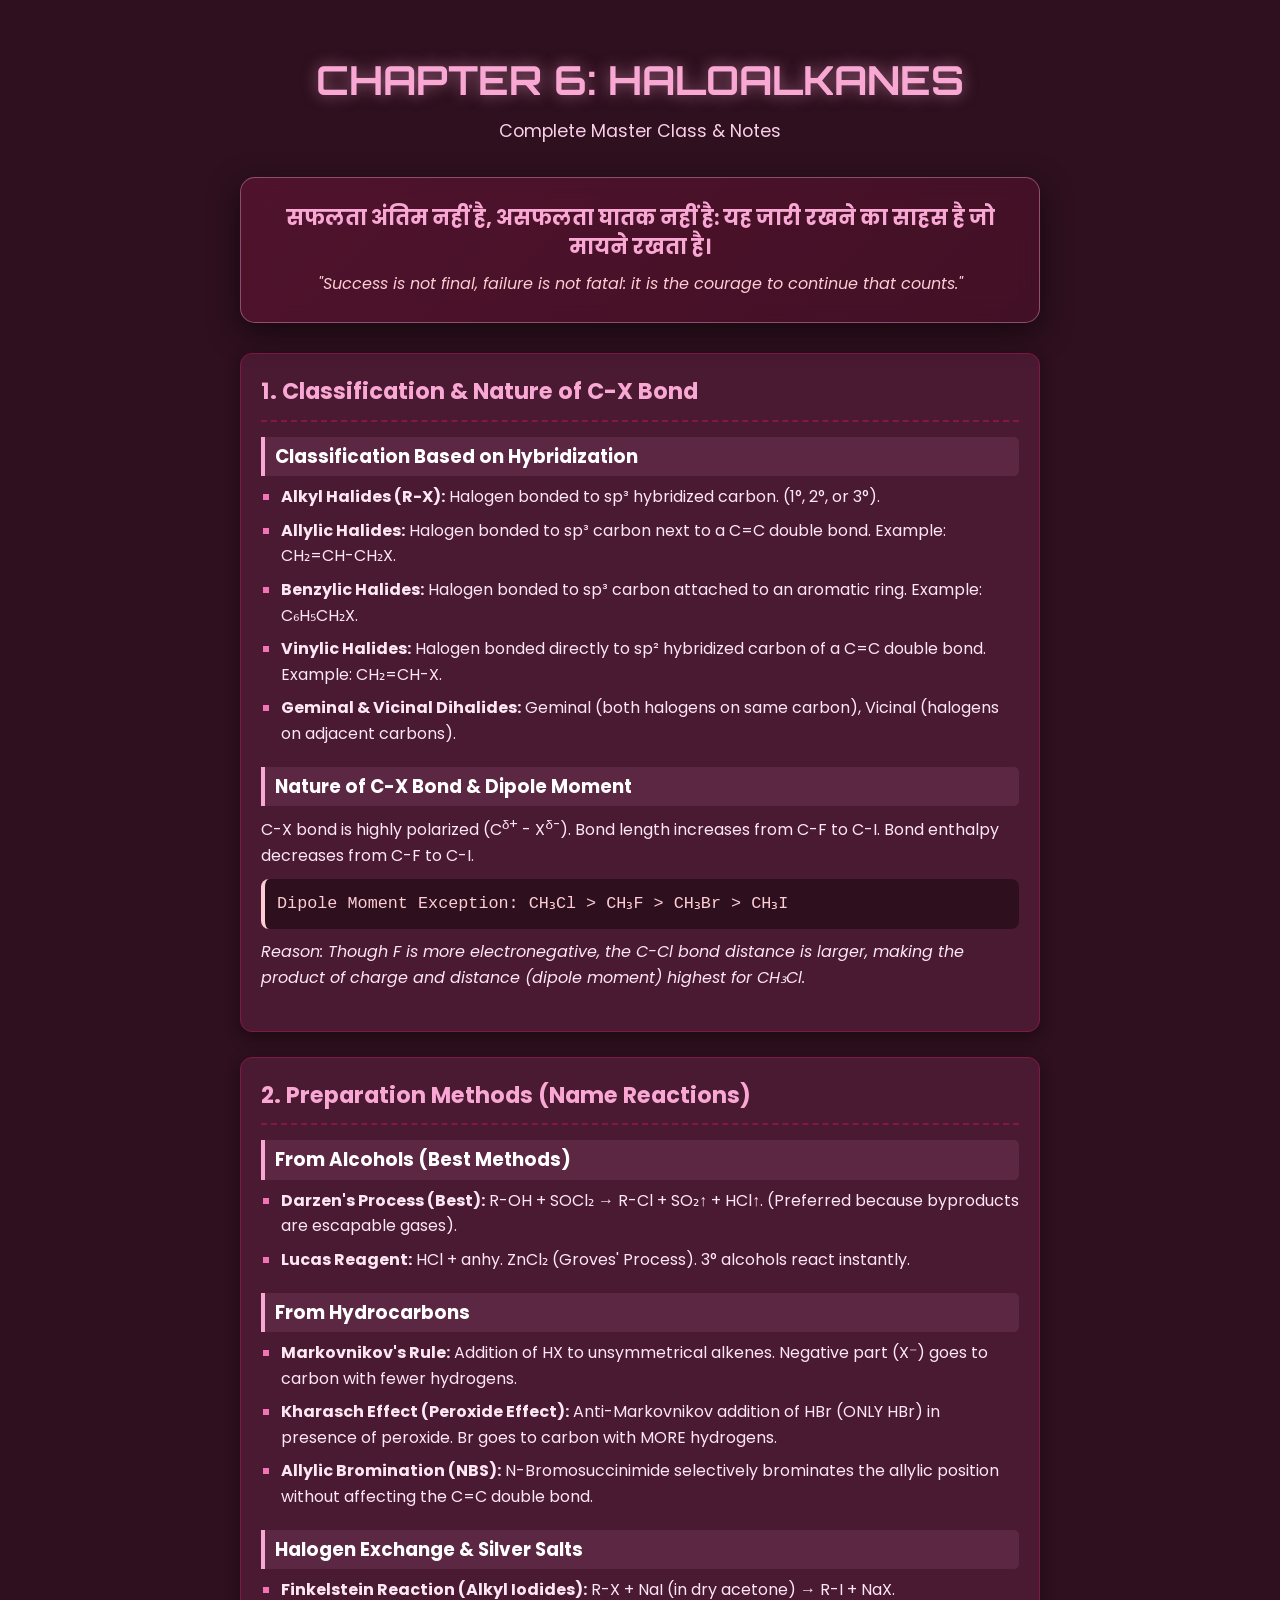
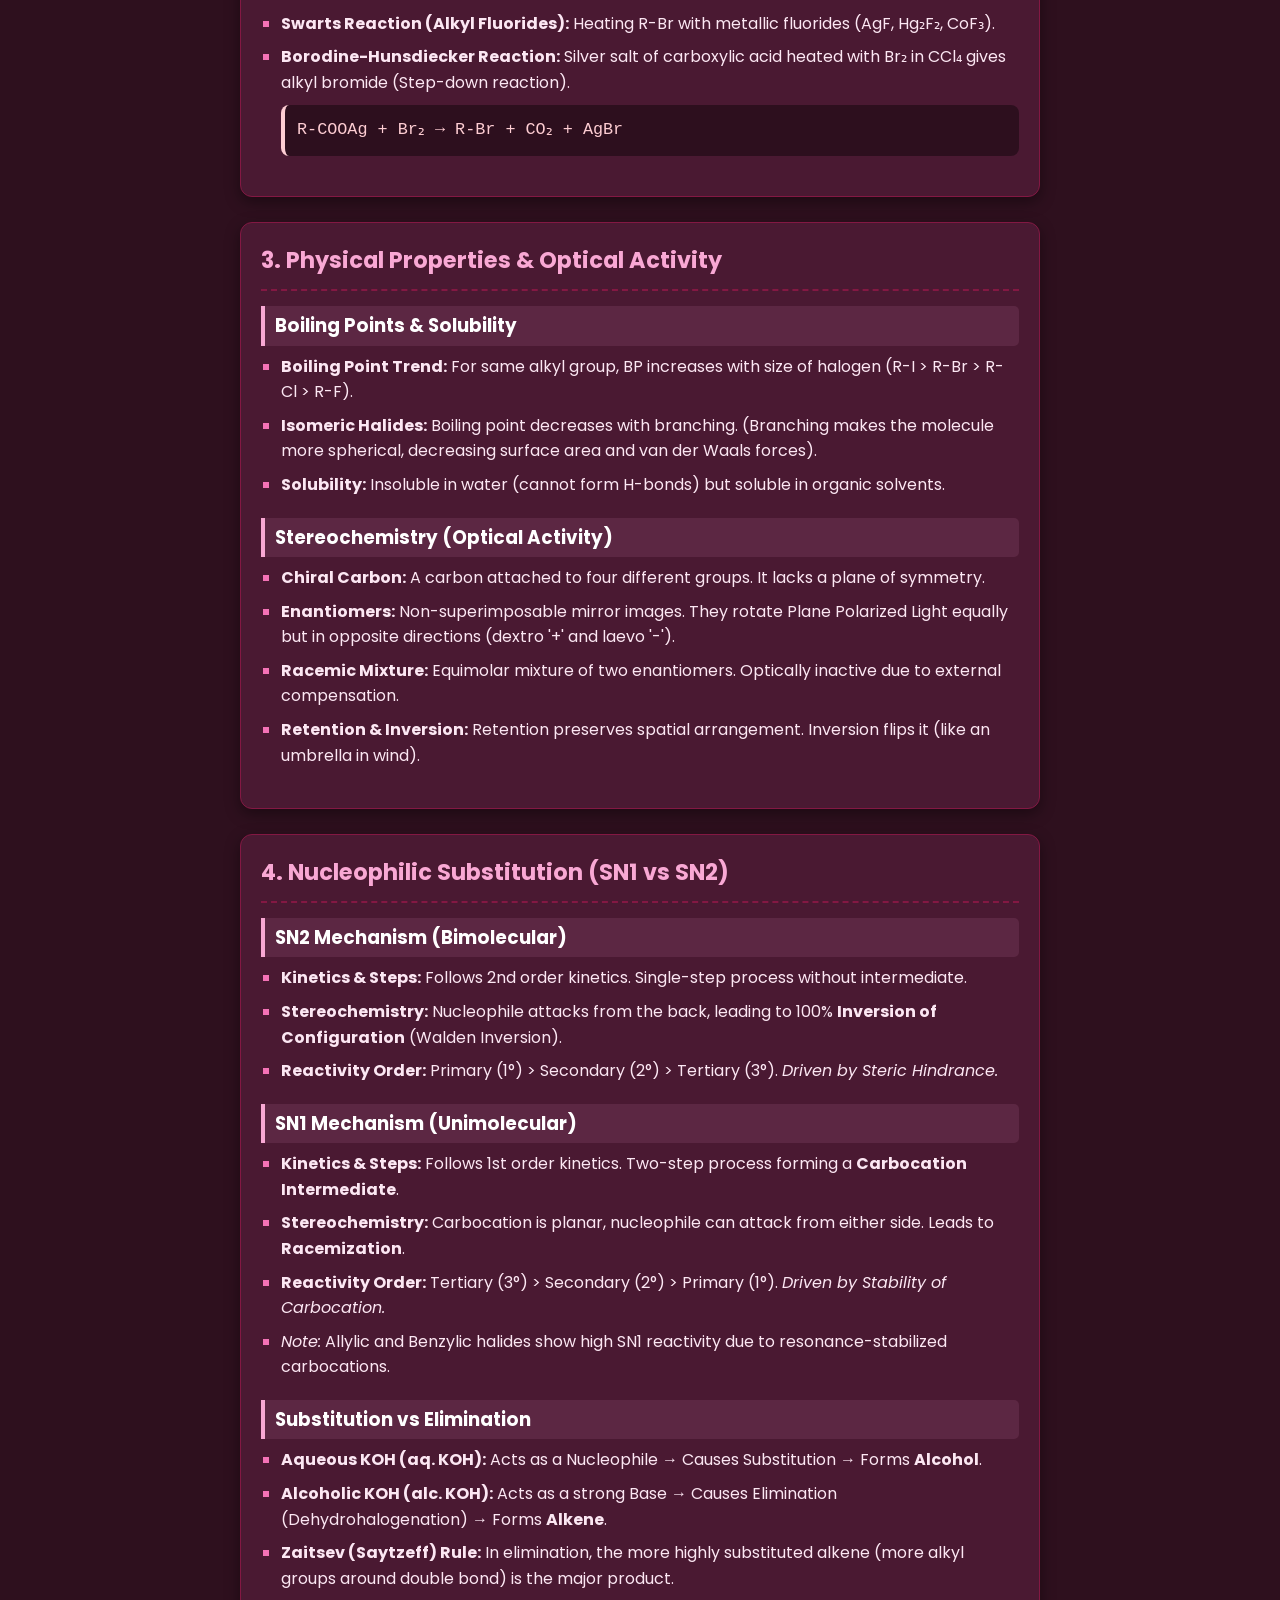
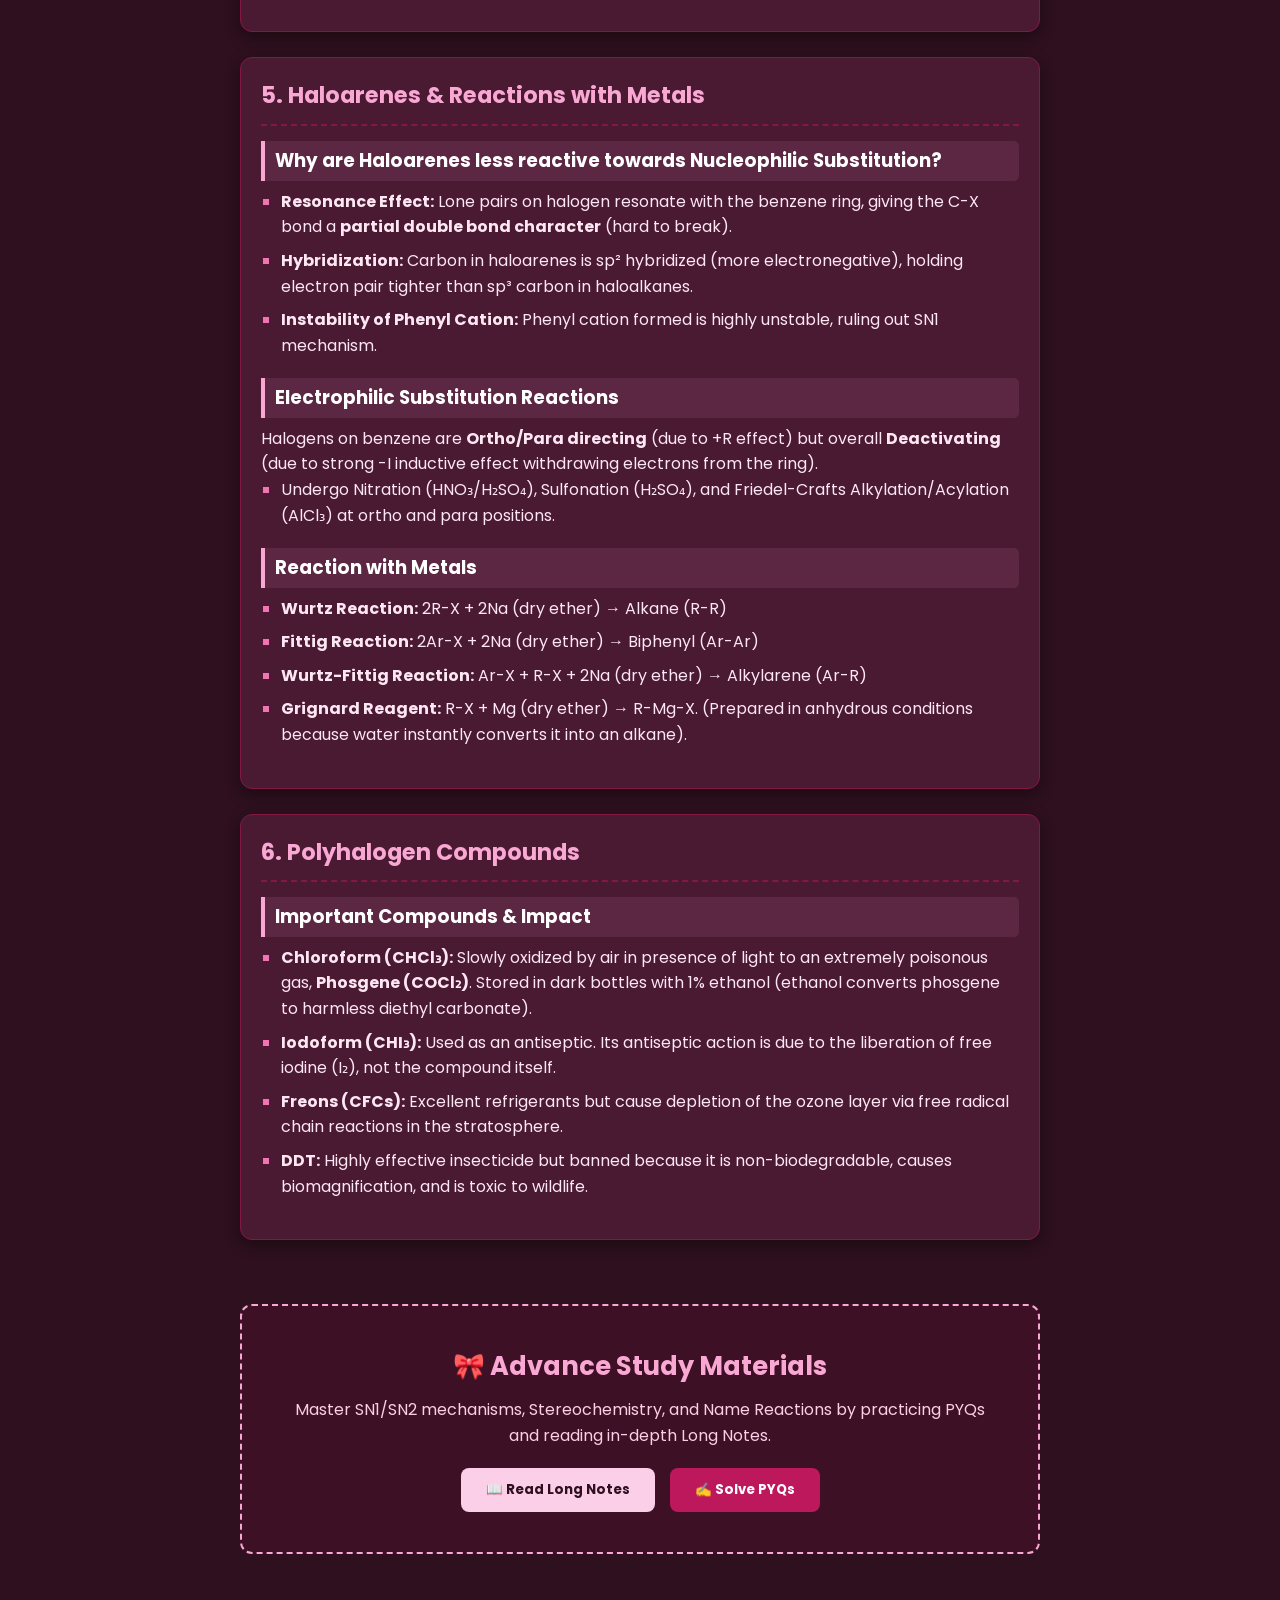
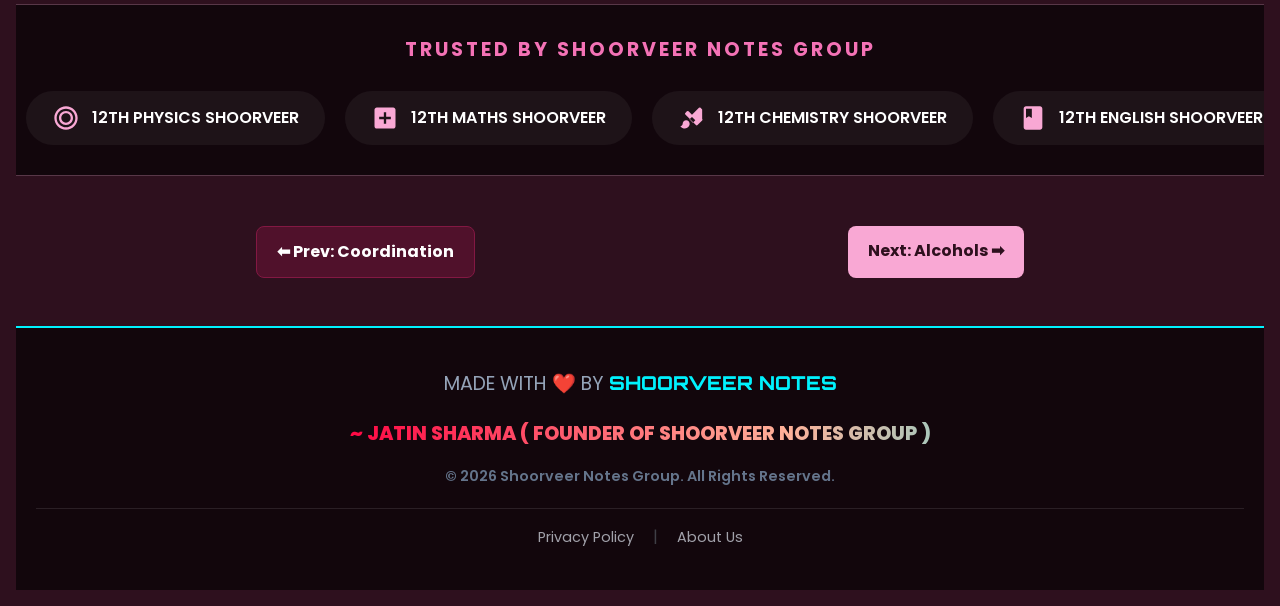
<file: haloalkanes.html>
<!DOCTYPE html>
<html lang="en">
<head>
    <meta charset="UTF-8">
    <meta name="viewport" content="width=device-width, initial-scale=1.0">
    <title>Chapter 6: Haloalkanes & Haloarenes - Shoorveer Notes</title>
    <link href="https://fonts.googleapis.com/css2?family=Poppins:wght@300;400;600;700&family=Orbitron:wght@500;700&display=swap" rel="stylesheet">
    <style>
        * { margin: 0; padding: 0; box-sizing: border-box; font-family: 'Poppins', sans-serif; }
        
        /* Dark Premium Baby Pink Theme */
        body { background-color: #2e101e; color: #fdf2f8; line-height: 1.6; padding: 1rem; overflow-x: hidden; }
        
        .header { text-align: center; margin: 2rem 0; }
        .header h1 { color: #f9a8d4; font-size: 2.5rem; font-family: 'Orbitron', sans-serif; text-shadow: 0 0 15px rgba(249, 168, 212, 0.5); text-transform: uppercase; }
        .header p { color: #fbcfe8; font-size: 1.1rem; margin-top: 5px; }

        /* Dynamic Motivation Section */
        .shayari-container {
            background: linear-gradient(135deg, rgba(131, 24, 67, 0.4), rgba(80, 17, 43, 0.6));
            border: 1px solid rgba(249, 168, 212, 0.4);
            backdrop-filter: blur(10px);
            padding: 25px;
            border-radius: 15px;
            width: 100%;
            max-width: 800px;
            margin: 0 auto 30px auto;
            text-align: center;
            min-height: 120px;
            display: flex;
            flex-direction: column;
            justify-content: center;
            box-shadow: 0 10px 30px rgba(0,0,0,0.5);
            transition: opacity 0.5s ease-in-out;
        }
        .shayari-hindi { font-size: 1.3rem; color: #f9a8d4; margin-bottom: 10px; font-weight: 700; line-height: 1.4; }
        .shayari-eng { font-size: 1rem; color: #fecdd3; font-style: italic; }

        .mindmap-container { max-width: 800px; margin: 0 auto; }
        
        /* FULLY EXPANDED CARDS DESIGN (No Click Required) */
        .card {
            background: #4a1932;
            border: 1px solid #831843;
            border-radius: 12px;
            margin-bottom: 25px;
            box-shadow: 0 5px 15px rgba(0,0,0,0.4);
            padding: 20px;
            transition: transform 0.3s ease;
        }
        .card:hover { border-color: #f9a8d4; box-shadow: 0 8px 25px rgba(249, 168, 212, 0.2); transform: translateY(-3px); }
        
        .card-header {
            font-size: 1.4rem;
            font-weight: 700;
            color: #f9a8d4;
            margin-bottom: 15px;
            border-bottom: 2px dashed #831843;
            padding-bottom: 10px;
        }
        
        .content { color: #fce7f3; font-size: 1rem; }

        .sub-topic { margin-bottom: 20px; }
        .sub-topic h4 { color: #fff; margin-bottom: 8px; border-left: 4px solid #f9a8d4; padding-left: 10px; font-size: 1.15rem; background: rgba(249, 168, 212, 0.1); padding: 5px 10px; border-radius: 0 5px 5px 0;}
        ul { margin-left: 20px; margin-bottom: 10px; list-style-type: square; color: #f472b6; }
        ul li span { color: #fce7f3; }
        li { margin-bottom: 8px; }
        
        .formula {
            display: block;
            background: rgba(0,0,0,0.4);
            padding: 12px;
            border-radius: 8px;
            color: #fecdd3; /* Light Rose */
            font-family: monospace;
            font-size: 1.05rem;
            margin: 10px 0;
            border-left: 4px solid #fecdd3;
            overflow-x: auto;
        }

        /* Long Notes & PYQ Section */
        .resources-section {
            max-width: 800px;
            margin: 4rem auto 2rem auto;
            background: rgba(131, 24, 67, 0.2);
            border: 2px dashed #f9a8d4;
            border-radius: 12px;
            padding: 2.5rem;
            text-align: center;
        }
        .resources-section h3 { color: #f9a8d4; margin-bottom: 10px; font-size: 1.6rem;}
        .resources-section p { color: #fbcfe8; margin-bottom: 20px; font-size: 1rem; }
        .resource-buttons { display: flex; justify-content: center; gap: 15px; flex-wrap: wrap; }
        .res-btn { padding: 12px 25px; border-radius: 8px; text-decoration: none; font-weight: bold; border: none; cursor: pointer;}
        .btn-notes { background: #fbcfe8; color: #2e101e; }
        .btn-notes:hover { background: #f9a8d4; transform: translateY(-2px); }
        .btn-pyq { background: #be185d; color: #fff; }
        .btn-pyq:hover { background: #9f1239; transform: translateY(-2px); }

        /* TRUSTED BY SECTION - PURE CSS SCROLL */
        .trusted-section {
            margin: 50px 0; padding: 30px 0;
            background: rgba(0,0,0,0.6);
            border-top: 1px solid rgba(249, 168, 212, 0.3);
            border-bottom: 1px solid rgba(249, 168, 212, 0.3);
            overflow: hidden; width: 100%;
        }
        .trusted-title { text-align: center; color: #f472b6; font-size: 1.2rem; margin-bottom: 25px; letter-spacing: 3px; text-transform: uppercase; }
        
        .marquee-wrapper { width: 100%; overflow: hidden; white-space: nowrap; }
        .marquee-content { display: inline-flex; animation: scroll-left 25s linear infinite; }
        .marquee-content:hover { animation-play-state: paused; }
        
        .trusted-item {
            display: inline-flex; align-items: center; gap: 12px; padding: 12px 25px;
            background: rgba(255,255,255,0.05); border-radius: 50px; margin: 0 10px;
            border: 1px solid transparent;
        }
        .trusted-item svg { width: 28px; height: 28px; fill: #f9a8d4; }
        .trusted-text { font-weight: 600; font-size: 1rem; color: #fff; }
        
        @keyframes scroll-left { 0% { transform: translateX(0); } 100% { transform: translateX(-50%); } }

        /* Navigation */
        .nav-section { display: flex; justify-content: space-between; max-width: 800px; margin: 3rem auto; padding: 0 1rem; }
        .btn { padding: 12px 20px; border-radius: 8px; text-decoration: none; color: white; font-weight: bold; transition: 0.3s;}
        .btn-home { background: #50112b; border: 1px solid #831843; }
        .btn-home:hover { background: #831843; }
        .btn-next { background: #f9a8d4; color: #2e101e; }
        .btn-next:hover { background: #f472b6; color: #fff; }

        /* Baby Pink Footer */
        footer { background: #1a0810; padding: 40px 20px; text-align: center; border-top: 2px solid #831843; }
        .made-by { font-size: 1.2rem; color: #fbcfe8; margin-bottom: 10px; }
        .made-by span { color: #f9a8d4; font-weight: 800; font-family: 'Orbitron', sans-serif; }
        .founder-sign {
            margin-top: 10px; font-size: 1.3rem; font-weight: 800; text-transform: uppercase;
            background: linear-gradient(90deg, #f9a8d4, #fecdd3, #f472b6, #be185d, #f9a8d4);
            background-size: 300%; -webkit-background-clip: text; -webkit-text-fill-color: transparent;
            animation: shine 5s linear infinite; display: inline-block;
        }
        @keyframes shine { 0% { background-position: 0% center; } 100% { background-position: 300% center; } }
    </style>
</head>
<body>

    <header class="header">
        <h1>Chapter 6: Haloalkanes</h1>
        <p class="subtitle">Complete Master Class & Notes</p>
    </header>

    <div class="shayari-container" id="shayari-box">
        <div class="shayari-hindi" id="shayari-hi">सफलता अंतिम नहीं है, असफलता घातक नहीं है: यह जारी रखने का साहस है जो मायने रखता है।</div>
        <div class="shayari-eng" id="shayari-en">"Success is not final, failure is not fatal: it is the courage to continue that counts."</div>
    </div>

    <div class="mindmap-container">

        <div class="card">
            <div class="card-header">1. Classification & Nature of C-X Bond</div>
            <div class="content">
                <div class="sub-topic">
                    <h4>Classification Based on Hybridization</h4>
                    <ul>
                        <li><span><strong>Alkyl Halides (R-X):</strong> Halogen bonded to sp³ hybridized carbon. (1°, 2°, or 3°).</span></li>
                        <li><span><strong>Allylic Halides:</strong> Halogen bonded to sp³ carbon next to a C=C double bond. Example: CH₂=CH-CH₂X.</span></li>
                        <li><span><strong>Benzylic Halides:</strong> Halogen bonded to sp³ carbon attached to an aromatic ring. Example: C₆H₅CH₂X.</span></li>
                        <li><span><strong>Vinylic Halides:</strong> Halogen bonded directly to sp² hybridized carbon of a C=C double bond. Example: CH₂=CH-X.</span></li>
                        <li><span><strong>Geminal & Vicinal Dihalides:</strong> Geminal (both halogens on same carbon), Vicinal (halogens on adjacent carbons).</span></li>
                    </ul>
                </div>
                <div class="sub-topic">
                    <h4>Nature of C-X Bond & Dipole Moment</h4>
                    <p>C-X bond is highly polarized (C<sup>&delta;+</sup> - X<sup>&delta;-</sup>). Bond length increases from C-F to C-I. Bond enthalpy decreases from C-F to C-I.</p>
                    <span class="formula">Dipole Moment Exception: CH₃Cl > CH₃F > CH₃Br > CH₃I</span>
                    <p><em>Reason: Though F is more electronegative, the C-Cl bond distance is larger, making the product of charge and distance (dipole moment) highest for CH₃Cl.</em></p>
                </div>
            </div>
        </div>

        <div class="card">
            <div class="card-header">2. Preparation Methods (Name Reactions)</div>
            <div class="content">
                <div class="sub-topic">
                    <h4>From Alcohols (Best Methods)</h4>
                    <ul>
                        <li><span><strong>Darzen's Process (Best):</strong> R-OH + SOCl₂ &rarr; R-Cl + SO₂&uarr; + HCl&uarr;. (Preferred because byproducts are escapable gases).</span></li>
                        <li><span><strong>Lucas Reagent:</strong> HCl + anhy. ZnCl₂ (Groves' Process). 3° alcohols react instantly.</span></li>
                    </ul>
                </div>
                <div class="sub-topic">
                    <h4>From Hydrocarbons</h4>
                    <ul>
                        <li><span><strong>Markovnikov's Rule:</strong> Addition of HX to unsymmetrical alkenes. Negative part (X⁻) goes to carbon with fewer hydrogens.</span></li>
                        <li><span><strong>Kharasch Effect (Peroxide Effect):</strong> Anti-Markovnikov addition of HBr (ONLY HBr) in presence of peroxide. Br goes to carbon with MORE hydrogens.</span></li>
                        <li><span><strong>Allylic Bromination (NBS):</strong> N-Bromosuccinimide selectively brominates the allylic position without affecting the C=C double bond.</span></li>
                    </ul>
                </div>
                <div class="sub-topic">
                    <h4>Halogen Exchange & Silver Salts</h4>
                    <ul>
                        <li><span><strong>Finkelstein Reaction (Alkyl Iodides):</strong> R-X + NaI (in dry acetone) &rarr; R-I + NaX.</span></li>
                        <li><span><strong>Swarts Reaction (Alkyl Fluorides):</strong> Heating R-Br with metallic fluorides (AgF, Hg₂F₂, CoF₃).</span></li>
                        <li><span><strong>Borodine-Hunsdiecker Reaction:</strong> Silver salt of carboxylic acid heated with Br₂ in CCl₄ gives alkyl bromide (Step-down reaction).<br>
                        <span class="formula">R-COOAg + Br₂ &rarr; R-Br + CO₂ + AgBr</span></span></li>
                    </ul>
                </div>
            </div>
        </div>

        <div class="card">
            <div class="card-header">3. Physical Properties & Optical Activity</div>
            <div class="content">
                <div class="sub-topic">
                    <h4>Boiling Points & Solubility</h4>
                    <ul>
                        <li><span><strong>Boiling Point Trend:</strong> For same alkyl group, BP increases with size of halogen (R-I > R-Br > R-Cl > R-F).</span></li>
                        <li><span><strong>Isomeric Halides:</strong> Boiling point decreases with branching. (Branching makes the molecule more spherical, decreasing surface area and van der Waals forces).</span></li>
                        <li><span><strong>Solubility:</strong> Insoluble in water (cannot form H-bonds) but soluble in organic solvents.</span></li>
                    </ul>
                </div>
                <div class="sub-topic">
                    <h4>Stereochemistry (Optical Activity)</h4>
                    <ul>
                        <li><span><strong>Chiral Carbon:</strong> A carbon attached to four different groups. It lacks a plane of symmetry.</span></li>
                        <li><span><strong>Enantiomers:</strong> Non-superimposable mirror images. They rotate Plane Polarized Light equally but in opposite directions (dextro '+' and laevo '-').</span></li>
                        <li><span><strong>Racemic Mixture:</strong> Equimolar mixture of two enantiomers. Optically inactive due to external compensation.</span></li>
                        <li><span><strong>Retention & Inversion:</strong> Retention preserves spatial arrangement. Inversion flips it (like an umbrella in wind).</span></li>
                    </ul>
                </div>
            </div>
        </div>

        <div class="card">
            <div class="card-header">4. Nucleophilic Substitution (SN1 vs SN2)</div>
            <div class="content">
                <div class="sub-topic">
                    <h4>SN2 Mechanism (Bimolecular)</h4>
                    <ul>
                        <li><span><strong>Kinetics & Steps:</strong> Follows 2nd order kinetics. Single-step process without intermediate.</span></li>
                        <li><span><strong>Stereochemistry:</strong> Nucleophile attacks from the back, leading to 100% <strong>Inversion of Configuration</strong> (Walden Inversion).</span></li>
                        <li><span><strong>Reactivity Order:</strong> Primary (1°) > Secondary (2°) > Tertiary (3°). <em>Driven by Steric Hindrance.</em></span></li>
                    </ul>
                </div>
                <div class="sub-topic">
                    <h4>SN1 Mechanism (Unimolecular)</h4>
                    <ul>
                        <li><span><strong>Kinetics & Steps:</strong> Follows 1st order kinetics. Two-step process forming a <strong>Carbocation Intermediate</strong>.</span></li>
                        <li><span><strong>Stereochemistry:</strong> Carbocation is planar, nucleophile can attack from either side. Leads to <strong>Racemization</strong>.</span></li>
                        <li><span><strong>Reactivity Order:</strong> Tertiary (3°) > Secondary (2°) > Primary (1°). <em>Driven by Stability of Carbocation.</em></span></li>
                        <li><span><em>Note:</em> Allylic and Benzylic halides show high SN1 reactivity due to resonance-stabilized carbocations.</span></li>
                    </ul>
                </div>
                <div class="sub-topic">
                    <h4>Substitution vs Elimination</h4>
                    <ul>
                        <li><span><strong>Aqueous KOH (aq. KOH):</strong> Acts as a Nucleophile &rarr; Causes Substitution &rarr; Forms <strong>Alcohol</strong>.</span></li>
                        <li><span><strong>Alcoholic KOH (alc. KOH):</strong> Acts as a strong Base &rarr; Causes Elimination (Dehydrohalogenation) &rarr; Forms <strong>Alkene</strong>.</span></li>
                        <li><span><strong>Zaitsev (Saytzeff) Rule:</strong> In elimination, the more highly substituted alkene (more alkyl groups around double bond) is the major product.</span></li>
                    </ul>
                </div>
            </div>
        </div>

        <div class="card">
            <div class="card-header">5. Haloarenes & Reactions with Metals</div>
            <div class="content">
                <div class="sub-topic">
                    <h4>Why are Haloarenes less reactive towards Nucleophilic Substitution?</h4>
                    <ul>
                        <li><span><strong>Resonance Effect:</strong> Lone pairs on halogen resonate with the benzene ring, giving the C-X bond a <strong>partial double bond character</strong> (hard to break).</span></li>
                        <li><span><strong>Hybridization:</strong> Carbon in haloarenes is sp² hybridized (more electronegative), holding electron pair tighter than sp³ carbon in haloalkanes.</span></li>
                        <li><span><strong>Instability of Phenyl Cation:</strong> Phenyl cation formed is highly unstable, ruling out SN1 mechanism.</span></li>
                    </ul>
                </div>
                <div class="sub-topic">
                    <h4>Electrophilic Substitution Reactions</h4>
                    <p>Halogens on benzene are <strong>Ortho/Para directing</strong> (due to +R effect) but overall <strong>Deactivating</strong> (due to strong -I inductive effect withdrawing electrons from the ring).</p>
                    <ul>
                        <li><span>Undergo Nitration (HNO₃/H₂SO₄), Sulfonation (H₂SO₄), and Friedel-Crafts Alkylation/Acylation (AlCl₃) at ortho and para positions.</span></li>
                    </ul>
                </div>
                <div class="sub-topic">
                    <h4>Reaction with Metals</h4>
                    <ul>
                        <li><span><strong>Wurtz Reaction:</strong> 2R-X + 2Na (dry ether) &rarr; Alkane (R-R)</span></li>
                        <li><span><strong>Fittig Reaction:</strong> 2Ar-X + 2Na (dry ether) &rarr; Biphenyl (Ar-Ar)</span></li>
                        <li><span><strong>Wurtz-Fittig Reaction:</strong> Ar-X + R-X + 2Na (dry ether) &rarr; Alkylarene (Ar-R)</span></li>
                        <li><span><strong>Grignard Reagent:</strong> R-X + Mg (dry ether) &rarr; R-Mg-X. (Prepared in anhydrous conditions because water instantly converts it into an alkane).</span></li>
                    </ul>
                </div>
            </div>
        </div>

        <div class="card">
            <div class="card-header">6. Polyhalogen Compounds</div>
            <div class="content">
                <div class="sub-topic">
                    <h4>Important Compounds & Impact</h4>
                    <ul>
                        <li><span><strong>Chloroform (CHCl₃):</strong> Slowly oxidized by air in presence of light to an extremely poisonous gas, <strong>Phosgene (COCl₂)</strong>. Stored in dark bottles with 1% ethanol (ethanol converts phosgene to harmless diethyl carbonate).</span></li>
                        <li><span><strong>Iodoform (CHI₃):</strong> Used as an antiseptic. Its antiseptic action is due to the liberation of free iodine (I₂), not the compound itself.</span></li>
                        <li><span><strong>Freons (CFCs):</strong> Excellent refrigerants but cause depletion of the ozone layer via free radical chain reactions in the stratosphere.</span></li>
                        <li><span><strong>DDT:</strong> Highly effective insecticide but banned because it is non-biodegradable, causes biomagnification, and is toxic to wildlife.</span></li>
                    </ul>
                </div>
            </div>
        </div>

    </div>

    <div class="resources-section">
        <h3>🎀 Advance Study Materials</h3>
        <p>Master SN1/SN2 mechanisms, Stereochemistry, and Name Reactions by practicing PYQs and reading in-depth Long Notes.</p>
        <div class="resource-buttons">
            <button class="res-btn btn-notes">📖 Read Long Notes</button>
            <button class="res-btn btn-pyq">✍️ Solve PYQs</button>
        </div>
    </div>

    <div class="trusted-section">
        <h3 class="trusted-title">Trusted By Shoorveer Notes Group</h3>
        <div class="marquee-wrapper">
            <div class="marquee-content">
                <div class="trusted-item">
                    <svg viewBox="0 0 24 24"><path d="M12 2C6.48 2 2 6.48 2 12s4.48 10 10 10 10-4.48 10-10S17.52 2 12 2zm0 18c-4.41 0-8-3.59-8-8s3.59-8 8-8 8 3.59 8 8-3.59 8-8 8zm0-14c-3.31 0-6 2.69-6 6s2.69 6 6 6 6-2.69 6-6-2.69-6-6-6zm0 10c-2.21 0-4-1.79-4-4s1.79-4 4-4 4 1.79 4 4-1.79 4-4 4z"/></svg>
                    <div class="trusted-text">12TH PHYSICS SHOORVEER</div>
                </div>
                <div class="trusted-item">
                    <svg viewBox="0 0 24 24"><path d="M19 3H5c-1.1 0-2 .9-2 2v14c0 1.1.9 2 2 2h14c1.1 0 2-.9 2-2V5c0-1.1-.9-2-2-2zm-2 10h-4v4h-2v-4H7v-2h4V7h2v4h4v2z"/></svg>
                    <div class="trusted-text">12TH MATHS SHOORVEER</div>
                </div>
                <div class="trusted-item">
                    <svg viewBox="0 0 24 24"><path d="M7 14c-1.66 0-3 1.34-3 3 0 1.31-1.16 2-2 2 .92 1.22 2.49 2 4 2 2.21 0 4-1.79 4-4 0-1.66-1.34-3-3-3zm13.71-9.37l-1.34-1.34a1.003 1.003 0 0 0-1.42 0L12 9.24 9.05 6.29a1.003 1.003 0 0 0-1.42 0L6.29 7.63a1.003 1.003 0 0 0 0 1.42l9.04 9.04c.39.39 1.02.39 1.41 0l3.96-3.96c.4-.39.4-1.03.01-1.42zM12.71 16L9.88 13.17l2.12-2.12 2.83 2.83L12.71 16z"/></svg>
                    <div class="trusted-text">12TH CHEMISTRY SHOORVEER</div>
                </div>
                <div class="trusted-item">
                    <svg viewBox="0 0 24 24"><path d="M18 2H6c-1.1 0-2 .9-2 2v16c0 1.1.9 2 2 2h12c1.1 0 2-.9 2-2V4c0-1.1-.9-2-2-2zM6 4h5v8l-2.5-1.5L6 12V4z"/></svg>
                    <div class="trusted-text">12TH ENGLISH SHOORVEER</div>
                </div>
                <div class="trusted-item">
                    <svg viewBox="0 0 24 24"><path d="M12 2C6.48 2 2 6.48 2 12s4.48 10 10 10 10-4.48 10-10S17.52 2 12 2zm0 18c-4.41 0-8-3.59-8-8s3.59-8 8-8 8 3.59 8 8-3.59 8-8 8zM11 7h2v6h-2zm0 8h2v2h-2z"/></svg>
                    <div class="trusted-text">12TH BIOLOGY SHOORVEER</div>
                </div>
                
                <div class="trusted-item">
                    <svg viewBox="0 0 24 24"><path d="M12 2C6.48 2 2 6.48 2 12s4.48 10 10 10 10-4.48 10-10S17.52 2 12 2zm0 18c-4.41 0-8-3.59-8-8s3.59-8 8-8 8 3.59 8 8-3.59 8-8 8zm0-14c-3.31 0-6 2.69-6 6s2.69 6 6 6 6-2.69 6-6-2.69-6-6-6zm0 10c-2.21 0-4-1.79-4-4s1.79-4 4-4 4 1.79 4 4-1.79 4-4 4z"/></svg>
                    <div class="trusted-text">12TH PHYSICS SHOORVEER</div>
                </div>
                <div class="trusted-item">
                    <svg viewBox="0 0 24 24"><path d="M19 3H5c-1.1 0-2 .9-2 2v14c0 1.1.9 2 2 2h14c1.1 0 2-.9 2-2V5c0-1.1-.9-2-2-2zm-2 10h-4v4h-2v-4H7v-2h4V7h2v4h4v2z"/></svg>
                    <div class="trusted-text">12TH MATHS SHOORVEER</div>
                </div>
                <div class="trusted-item">
                    <svg viewBox="0 0 24 24"><path d="M7 14c-1.66 0-3 1.34-3 3 0 1.31-1.16 2-2 2 .92 1.22 2.49 2 4 2 2.21 0 4-1.79 4-4 0-1.66-1.34-3-3-3zm13.71-9.37l-1.34-1.34a1.003 1.003 0 0 0-1.42 0L12 9.24 9.05 6.29a1.003 1.003 0 0 0-1.42 0L6.29 7.63a1.003 1.003 0 0 0 0 1.42l9.04 9.04c.39.39 1.02.39 1.41 0l3.96-3.96c.4-.39.4-1.03.01-1.42zM12.71 16L9.88 13.17l2.12-2.12 2.83 2.83L12.71 16z"/></svg>
                    <div class="trusted-text">12TH CHEMISTRY SHOORVEER</div>
                </div>
                <div class="trusted-item">
                    <svg viewBox="0 0 24 24"><path d="M18 2H6c-1.1 0-2 .9-2 2v16c0 1.1.9 2 2 2h12c1.1 0 2-.9 2-2V4c0-1.1-.9-2-2-2zM6 4h5v8l-2.5-1.5L6 12V4z"/></svg>
                    <div class="trusted-text">12TH ENGLISH SHOORVEER</div>
                </div>
                <div class="trusted-item">
                    <svg viewBox="0 0 24 24"><path d="M12 2C6.48 2 2 6.48 2 12s4.48 10 10 10 10-4.48 10-10S17.52 2 12 2zm0 18c-4.41 0-8-3.59-8-8s3.59-8 8-8 8 3.59 8 8-3.59 8-8 8zM11 7h2v6h-2zm0 8h2v2h-2z"/></svg>
                    <div class="trusted-text">12TH BIOLOGY SHOORVEER</div>
                </div>
            </div>
        </div>
    </div>

    <div class="nav-section">
        <a href="coordination.html" class="btn btn-home">⬅ Prev: Coordination</a>
        <a href="alcohols.html" class="btn btn-next">Next: Alcohols ➡</a>
    </div>

    <footer style="background: rgba(0, 0, 0, 0.6); padding: 40px 20px; text-align: center; border-top: 2px solid #00f2fe;">
        <div class="made-by" style="font-size: 1.2rem; color: #94a3b8; margin-bottom: 10px;">
            MADE WITH ❤️ BY <span style="color: #00f2fe; font-weight: 800; font-family: 'Orbitron', sans-serif;">SHOORVEER NOTES</span>
        </div>
        
        <div class="founder-sign" style="font-size: 1.2rem; font-weight: 800; text-transform: uppercase; background: linear-gradient(90deg, #ff0844, #ffb199, #00f2fe, #4facfe, #ff0844); background-size: 300%; -webkit-background-clip: text; -webkit-text-fill-color: transparent; animation: shine 5s linear infinite; display: inline-block;">
            ~ Jatin Sharma ( Founder of Shoorveer Notes Group )
        </div>

        <div style="margin-top: 15px; color: #64748b; font-size: 0.9rem; font-weight: 600;">
            &copy; 2026 Shoorveer Notes Group. All Rights Reserved.
        </div>
        
        <div style="margin-top: 20px; padding-top: 15px; border-top: 1px solid rgba(255, 255, 255, 0.1);">
            <a href="privacy-policy.html" style="color: #a1a1aa; text-decoration: none; font-size: 0.9rem; margin: 0 15px;">Privacy Policy</a>
            <span style="color: #3f3f46;">|</span>
            <a href="about.html" style="color: #a1a1aa; text-decoration: none; font-size: 0.9rem; margin: 0 15px;">About Us</a>
        </div>
    </footer>


    <script>
        const quotes = [
            {"en": "Success is not final, failure is not fatal: it is the courage to continue that counts.", "hi": "सफलता अंतिम नहीं है, असफलता घातक नहीं है: यह जारी रखने का साहस है जो मायने रखता है।"},
            {"en": "Believe you can and you're halfway there.", "hi": "विश्वास करें कि आप कर सकते हैं और आप आधी मंजिल तक पहुँच गए हैं।"},
            {"en": "The only way to do great work is to love what you do.", "hi": "महान कार्य करने का एकमात्र तरीका यह है कि आप जो करते हैं उससे प्यार करें।"},
            {"en": "Your time is limited, don't waste it living someone else's life.", "hi": "आपका समय सीमित है, इसे किसी और का जीवन जीने में बर्बाद न करें।"},
            {"en": "The future belongs to those who believe in the beauty of their dreams.", "hi": "भविष्य उनका है जो अपने सपनों की सुंदरता में विश्वास करते हैं।"},
            {"en": "Dream big and dare to fail.", "hi": "बड़े सपने देखें और असफल होने का साहस करें।"},
            {"en": "It always seems impossible until it's done.", "hi": "जब तक यह हो नहीं जाता, तब तक यह हमेशा असंभव लगता है।"},
            {"en": "Don't watch the clock; do what it does. Keep going.", "hi": "घड़ी को मत देखो; वही करो जो यह करती है। चलते रहो।"},
            {"en": "The harder you work for something, the greater you'll feel when you achieve it.", "hi": "आप किसी चीज़ के लिए जितनी कड़ी मेहनत करेंगे, उसे हासिल करने पर आपको उतनी ही अधिक खुशी होगी।"},
            {"en": "Success doesn’t just find you. You have to go out and get it.", "hi": "सफलता सिर्फ आपको नहीं मिलती। आपको बाहर जाकर इसे हासिल करना होगा।"},
            {"en": "The key to success is to focus on goals, not obstacles.", "hi": "सफलता की कुंजी बाधाओं पर नहीं, लक्ष्यों पर ध्यान केंद्रित करना है।"},
            {"en": "Great things never come from comfort zones.", "hi": "महान चीजें कभी भी आराम क्षेत्र से नहीं आती हैं।"},
            {"en": "Wake up with determination. Go to bed with satisfaction.", "hi": "दृढ़ संकल्प के साथ उठें। संतुष्टि के साथ सोने जाएं।"},
            {"en": "Do something today that your future self will thank you for.", "hi": "आज कुछ ऐसा करें जिसके लिए आपका भविष्य का स्वरूप आपको धन्यवाद दे।"},
            {"en": "It’s going to be hard, but hard does not mean impossible.", "hi": "यह कठिन होने वाला है, लेकिन कठिन का मतलब असंभव नहीं है।"},
            {"en": "Don’t wait for opportunity. Create it.", "hi": "अवसर की प्रतीक्षा न करें। इसे बनाएं।"},
            {"en": "Push yourself, because no one else is going to do it for you.", "hi": "खुद को आगे बढ़ाएं, क्योंकि कोई और आपके लिए यह नहीं करने वाला है।"},
            {"en": "Success is walking from failure to failure with no loss of enthusiasm.", "hi": "सफलता बिना उत्साह खोए एक विफलता से दूसरी विफलता तक चलना है।"},
            {"en": "You don't have to be great to start, but you have to start to be great.", "hi": "शुरू करने के लिए आपको महान होने की आवश्यकता नहीं है, लेकिन महान होने के लिए आपको शुरुआत करनी होगी।"},
            {"en": "There is no substitute for hard work.", "hi": "कड़ी मेहनत का कोई विकल्प नहीं है।"},
            {"en": "Doubt kills more dreams than failure ever will.", "hi": "संदेह विफलता से कहीं अधिक सपनों को मार देता है।"},
            {"en": "Action is the foundational key to all success.", "hi": "कार्य सभी सफलताओं की मूलभूत कुंजी है।"},
            {"en": "Failure is the opportunity to begin again more intelligently.", "hi": "विफलता अधिक बुद्धिमानी से फिर से शुरू करने का अवसर है।"},
            {"en": "Don't let yesterday take up too much of today.", "hi": "बीते हुए कल को आज का बहुत अधिक समय न लेने दें।"},
            {"en": "You learn more from failure than from success.", "hi": "आप सफलता की तुलना में विफलता से अधिक सीखते हैं।"},
            {"en": "If you are working on something that you really care about, you don't have to be pushed.", "hi": "यदि आप किसी ऐसी चीज़ पर काम कर रहे हैं जिसकी आपको वास्तव में परवाह है, तो आपको धकेलने की ज़रूरत नहीं है।"},
            {"en": "Experience is a hard teacher because she gives the test first, the lesson afterwards.", "hi": "अनुभव एक कठोर शिक्षक है क्योंकि वह पहले परीक्षा लेता है, बाद में पाठ पढ़ाता है।"},
            {"en": "To know how much there is to know is the beginning of learning to live.", "hi": "यह जानना कि जानने के लिए कितना कुछ है, जीना सीखने की शुरुआत है।"},
            {"en": "Goal setting is the secret to a compelling future.", "hi": "लक्ष्य निर्धारण एक सम्मोहक भविष्य का रहस्य है।"},
            {"en": "Either you run the day or the day runs you.", "hi": "या तो आप दिन चलाते हैं या दिन आपको चलाता है।"},
            {"en": "I find that the harder I work, the more luck I seem to have.", "hi": "मुझे लगता है कि मैं जितनी अधिक मेहनत करता हूं, मुझे उतना ही भाग्य मिलता है।"},
            {"en": "Start where you are. Use what you have. Do what you can.", "hi": "आप जहां हैं वहीं से शुरू करें। आपके पास जो है उसका उपयोग करें। जो आप कर सकते हैं वह करें।"},
            {"en": "Fall seven times and stand up eight.", "hi": "सात बार गिरें और आठवीं बार खड़े हो जाएं।"},
            {"en": "Everything you’ve ever wanted is on the other side of fear.", "hi": "हर वो चीज़ जो आपने कभी चाही है, वो डर के दूसरी तरफ है।"},
            {"en": "Success is getting what you want. Happiness is wanting what you get.", "hi": "सफलता वही पाना है जो आप चाहते हैं। खुशी वही चाहना है जो आपको मिलता है।"},
            {"en": "Quality is not an act, it is a habit.", "hi": "गुणवत्ता एक कार्य नहीं है, यह एक आदत है।"},
            {"en": "We are what we repeatedly do.", "hi": "हम वही हैं जो हम बार-बार करते हैं।"},
            {"en": "Make each day your masterpiece.", "hi": "हर दिन को अपनी उत्कृष्ट कृति बनाएं।"},
            {"en": "The best revenge is massive success.", "hi": "सबसे अच्छा बदला बड़ी सफलता है।"},
            {"en": "You miss 100% of the shots you don't take.", "hi": "आप 100% उन मौकों को चूक जाते हैं जिन्हें आप नहीं लेते हैं।"},
            {"en": "The successful warrior is the average man, with laser-like focus.", "hi": "सफल योद्धा औसत दर्जे का आदमी होता है, जिसमें लेज़र जैसा फोकस होता है।"},
            {"en": "Nothing will work unless you do.", "hi": "जब तक आप काम नहीं करेंगे तब तक कुछ भी काम नहीं करेगा।"},
            {"en": "Work hard in silence, let your success be your noise.", "hi": "खामोशी से कड़ी मेहनत करो, अपनी सफलता को शोर मचाने दो।"},
            {"en": "A river cuts through rock, not because of its power, but because of its persistence.", "hi": "एक नदी अपनी शक्ति के कारण नहीं, बल्कि अपनी दृढ़ता के कारण चट्टान को काटती है।"},
            {"en": "Discipline is the bridge between goals and accomplishment.", "hi": "अनुशासन लक्ष्यों और उपलब्धि के बीच का पुल है।"},
            {"en": "Motivation is what gets you started. Habit is what keeps you going.", "hi": "प्रेरणा वह है जो आपको शुरू करती है। आदत वह है जो आपको चलते रहने देती है।"},
            {"en": "The expert in anything was once a beginner.", "hi": "किसी भी चीज का विशेषज्ञ कभी शुरुआती था।"},
            {"en": "What comes easy won't last long, and what lasts long won't come easy.", "hi": "जो आसानी से मिल जाता है वह लंबे समय तक नहीं रहता, और जो लंबे समय तक रहता है वह आसानी से नहीं मिलता।"},
            {"en": "Education is the most powerful weapon which you can use to change the world.", "hi": "शिक्षा सबसे शक्तिशाली हथियार है जिसका उपयोग आप दुनिया को बदलने के लिए कर सकते हैं।"},
            {"en": "Your attitude, not your aptitude, will determine your altitude.", "hi": "आपकी योग्यता नहीं, बल्कि आपका दृष्टिकोण आपकी ऊंचाई निर्धारित करेगा।"}
        ];
        
        let quoteIndex = 1; 
        const hindiEl = document.getElementById('shayari-hi');
        const engEl = document.getElementById('shayari-en');
        const box = document.getElementById('shayari-box');

        if (hindiEl && engEl && box) {
            setInterval(function() {
                box.style.opacity = 0;
                setTimeout(function() {
                    hindiEl.textContent = quotes[quoteIndex].hi;
                    engEl.textContent = '"' + quotes[quoteIndex].en + '"';
                    box.style.opacity = 1;
                    quoteIndex = (quoteIndex + 1) % quotes.length;
                }, 500);
            }, 5000);
        }
    </script>
</body>
</html>
</file>
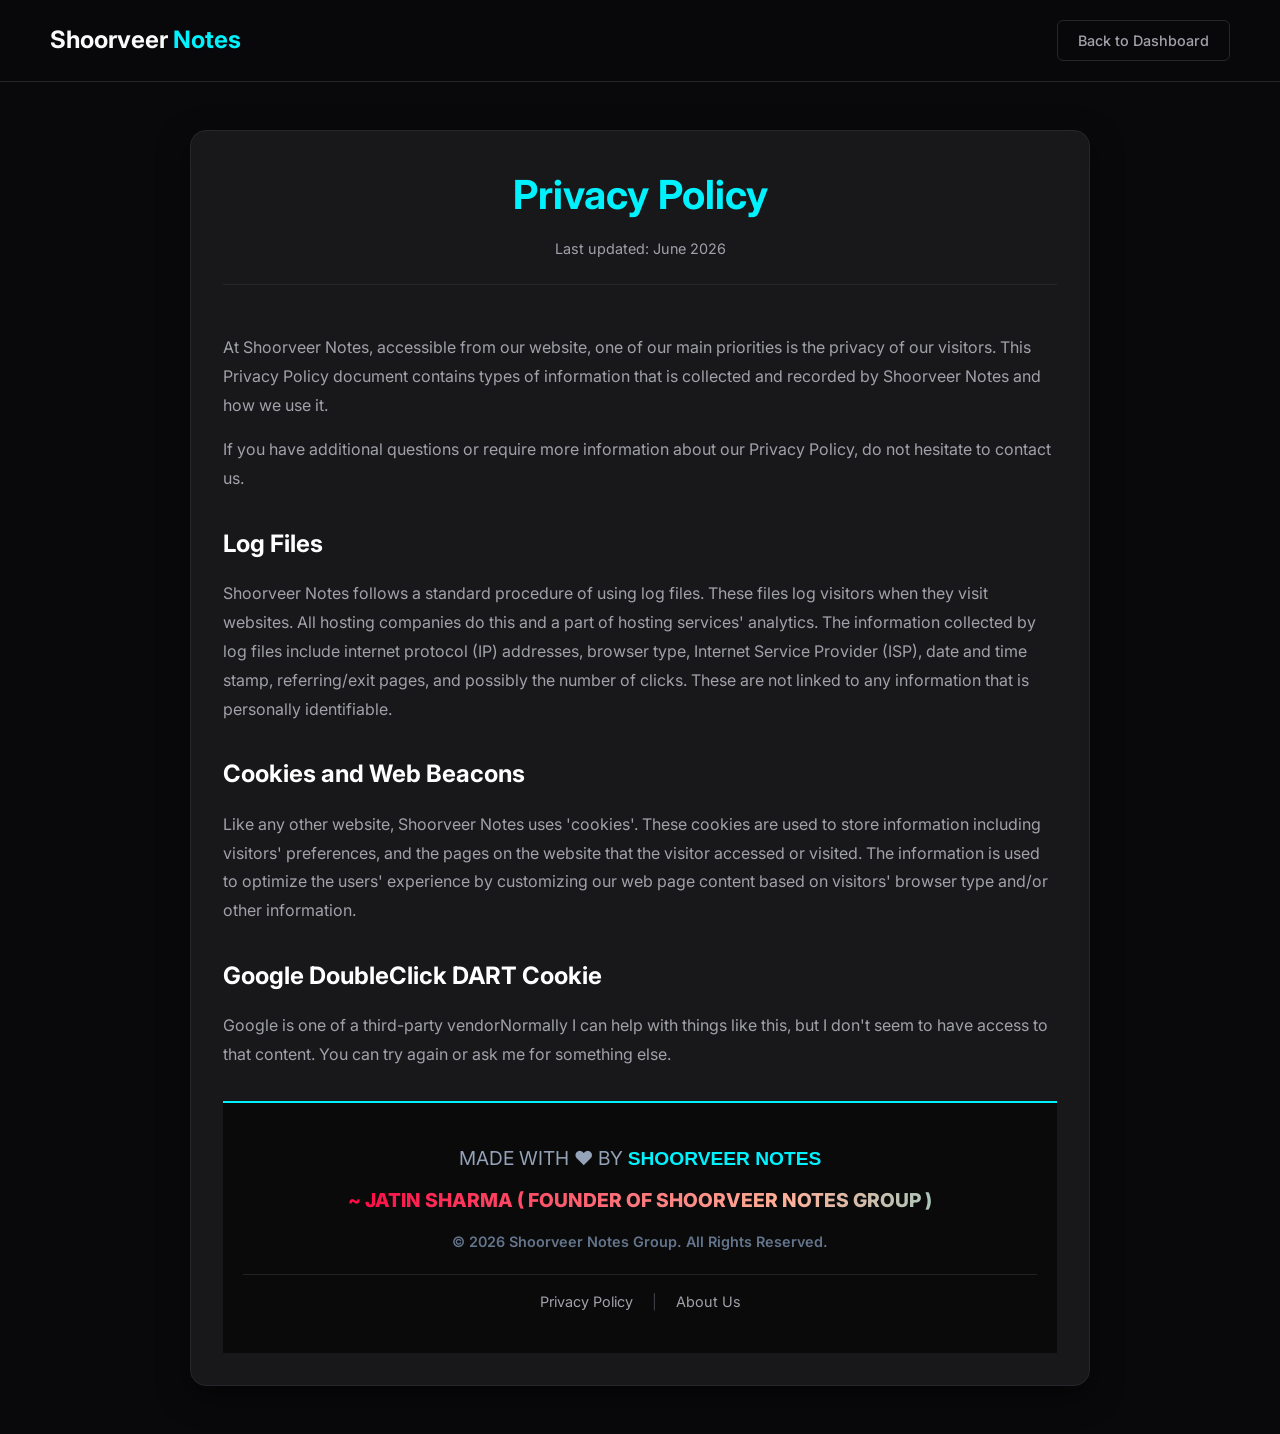
<file: privacy-policy.html>
<!DOCTYPE html>
<html lang="en">
<head>
    <meta charset="UTF-8">
    <meta name="viewport" content="width=device-width, initial-scale=1.0">
    <title>Privacy Policy | Shoorveer Notes</title>
    <link href="https://fonts.googleapis.com/css2?family=Inter:wght@300;400;500;600;700&display=swap" rel="stylesheet">
    <style>
        :root {
            --bg-main: #09090b; 
            --bg-card: #18181b; 
            --border-color: #27272a;
            --text-primary: #fafafa;
            --text-secondary: #a1a1aa;
            --accent-color: #00f2fe;
        }

        * {
            margin: 0;
            padding: 0;
            box-sizing: border-box;
            font-family: 'Inter', sans-serif;
        }

        body {
            background-color: var(--bg-main);
            color: var(--text-primary);
            line-height: 1.6;
        }

        /* Navbar */
        nav {
            width: 100%;
            padding: 20px 50px;
            display: flex;
            justify-content: space-between;
            align-items: center;
            border-bottom: 1px solid var(--border-color);
            background: rgba(9, 9, 11, 0.8);
            backdrop-filter: blur(10px);
            position: sticky;
            top: 0;
            z-index: 100;
        }

        .nav-logo {
            font-size: 1.5rem;
            font-weight: 700;
            color: var(--text-primary);
            text-decoration: none;
        }

        .nav-logo span {
            color: var(--accent-color);
        }

        .back-btn {
            padding: 8px 20px;
            background: transparent;
            border: 1px solid var(--border-color);
            color: var(--text-secondary);
            border-radius: 6px;
            text-decoration: none;
            font-size: 0.9rem;
            font-weight: 500;
            transition: all 0.3s ease;
        }

        .back-btn:hover {
            background: var(--text-primary);
            color: var(--bg-main);
        }

        /* Content Container */
        .container {
            max-width: 900px;
            margin: 3rem auto;
            padding: 2rem;
            background: var(--bg-card);
            border: 1px solid var(--border-color);
            border-radius: 16px;
            box-shadow: 0 10px 30px rgba(0,0,0,0.5);
        }

        .page-header {
            text-align: center;
            margin-bottom: 3rem;
            padding-bottom: 1.5rem;
            border-bottom: 1px solid var(--border-color);
        }

        .page-header h1 {
            font-size: 2.5rem;
            margin-bottom: 10px;
            color: var(--accent-color);
        }

        .page-header p {
            color: var(--text-secondary);
            font-size: 0.9rem;
        }

        .policy-content h2 {
            font-size: 1.5rem;
            margin: 2rem 0 1rem 0;
            color: #fff;
        }

        .policy-content p {
            color: var(--text-secondary);
            margin-bottom: 1rem;
            font-size: 1rem;
            line-height: 1.8;
        }

        .policy-content ul {
            margin-left: 20px;
            margin-bottom: 1.5rem;
            color: var(--text-secondary);
        }

        .policy-content ul li {
            margin-bottom: 8px;
        }

        /* Footer */
        footer {
            text-align: center;
            padding: 3rem 2rem;
            color: var(--text-secondary);
            font-size: 0.9rem;
            border-top: 1px solid var(--border-color);
            margin-top: 2rem;
        }

        @media (max-width: 768px) {
            nav { padding: 15px 20px; }
            .container { margin: 1rem; padding: 1.5rem; }
            .page-header h1 { font-size: 2rem; }
        }
    </style>
</head>
<body>

    <nav>
        <a href="index.html" class="nav-logo">Shoorveer <span>Notes</span></a>
        <a href="index.html" class="back-btn">Back to Dashboard</a>
    </nav>

    <div class="container">
        <div class="page-header">
            <h1>Privacy Policy</h1>
            <p>Last updated: June 2026</p>
        </div>

        <div class="policy-content">
            <p>At Shoorveer Notes, accessible from our website, one of our main priorities is the privacy of our visitors. This Privacy Policy document contains types of information that is collected and recorded by Shoorveer Notes and how we use it.</p>
            
            <p>If you have additional questions or require more information about our Privacy Policy, do not hesitate to contact us.</p>

            <h2>Log Files</h2>
            <p>Shoorveer Notes follows a standard procedure of using log files. These files log visitors when they visit websites. All hosting companies do this and a part of hosting services' analytics. The information collected by log files include internet protocol (IP) addresses, browser type, Internet Service Provider (ISP), date and time stamp, referring/exit pages, and possibly the number of clicks. These are not linked to any information that is personally identifiable.</p>

            <h2>Cookies and Web Beacons</h2>
            <p>Like any other website, Shoorveer Notes uses 'cookies'. These cookies are used to store information including visitors' preferences, and the pages on the website that the visitor accessed or visited. The information is used to optimize the users' experience by customizing our web page content based on visitors' browser type and/or other information.</p>

            <h2>Google DoubleClick DART Cookie</h2>
            <p>Google is one of a third-party vendorNormally I can help with things like this, but I don't seem to have access to that content. You can try again or ask me for something else.
                    <footer style="background: rgba(0, 0, 0, 0.6); padding: 40px 20px; text-align: center; border-top: 2px solid #00f2fe;">
        <div class="made-by" style="font-size: 1.2rem; color: #94a3b8; margin-bottom: 10px;">
            MADE WITH ❤️ BY <span style="color: #00f2fe; font-weight: 800; font-family: 'Orbitron', sans-serif;">SHOORVEER NOTES</span>
        </div>
        
        <div class="founder-sign" style="font-size: 1.2rem; font-weight: 800; text-transform: uppercase; background: linear-gradient(90deg, #ff0844, #ffb199, #00f2fe, #4facfe, #ff0844); background-size: 300%; -webkit-background-clip: text; -webkit-text-fill-color: transparent; animation: shine 5s linear infinite; display: inline-block;">
            ~ Jatin Sharma ( Founder of Shoorveer Notes Group )
        </div>

        <div style="margin-top: 15px; color: #64748b; font-size: 0.9rem; font-weight: 600;">
            &copy; 2026 Shoorveer Notes Group. All Rights Reserved.
        </div>
        
        <div style="margin-top: 20px; padding-top: 15px; border-top: 1px solid rgba(255, 255, 255, 0.1);">
            <a href="privacy-policy.html" style="color: #a1a1aa; text-decoration: none; font-size: 0.9rem; margin: 0 15px;">Privacy Policy</a>
            <span style="color: #3f3f46;">|</span>
            <a href="about.html" style="color: #a1a1aa; text-decoration: none; font-size: 0.9rem; margin: 0 15px;">About Us</a>
        </div>
    </footer>
</file>
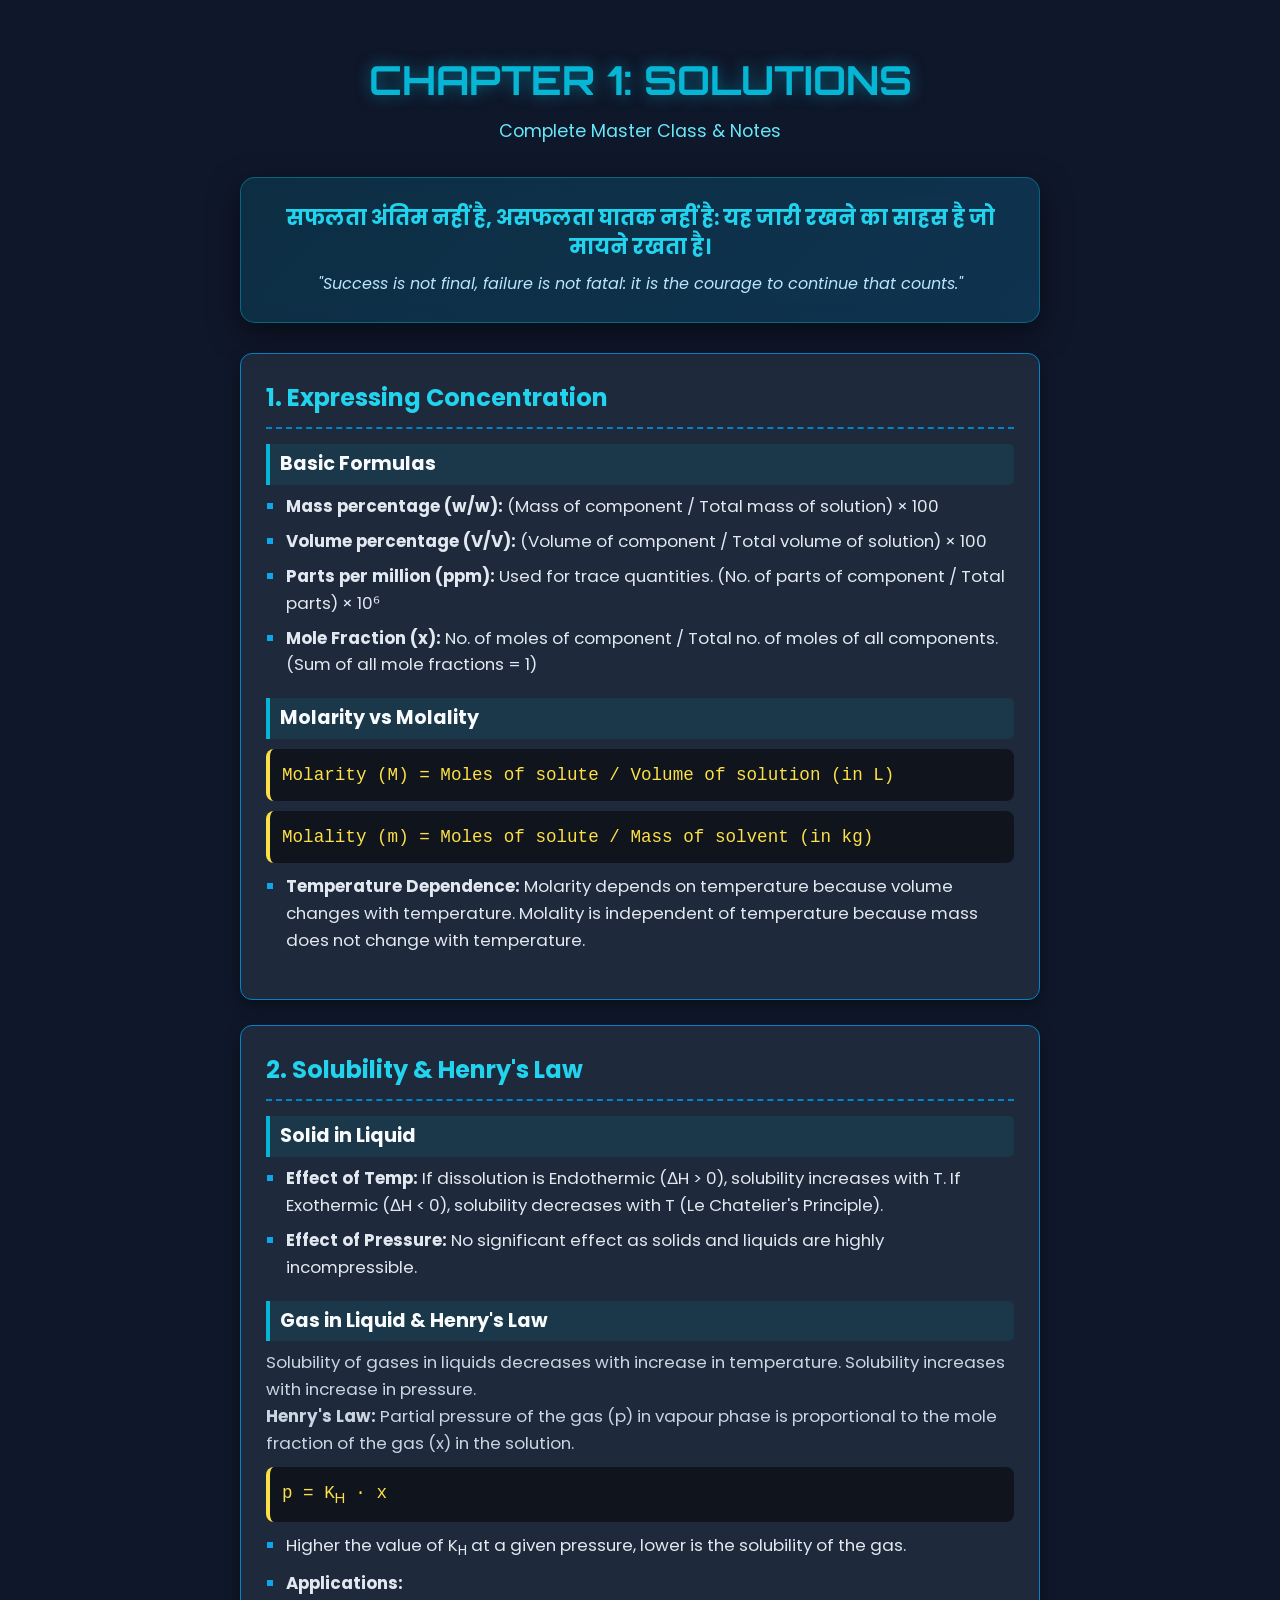
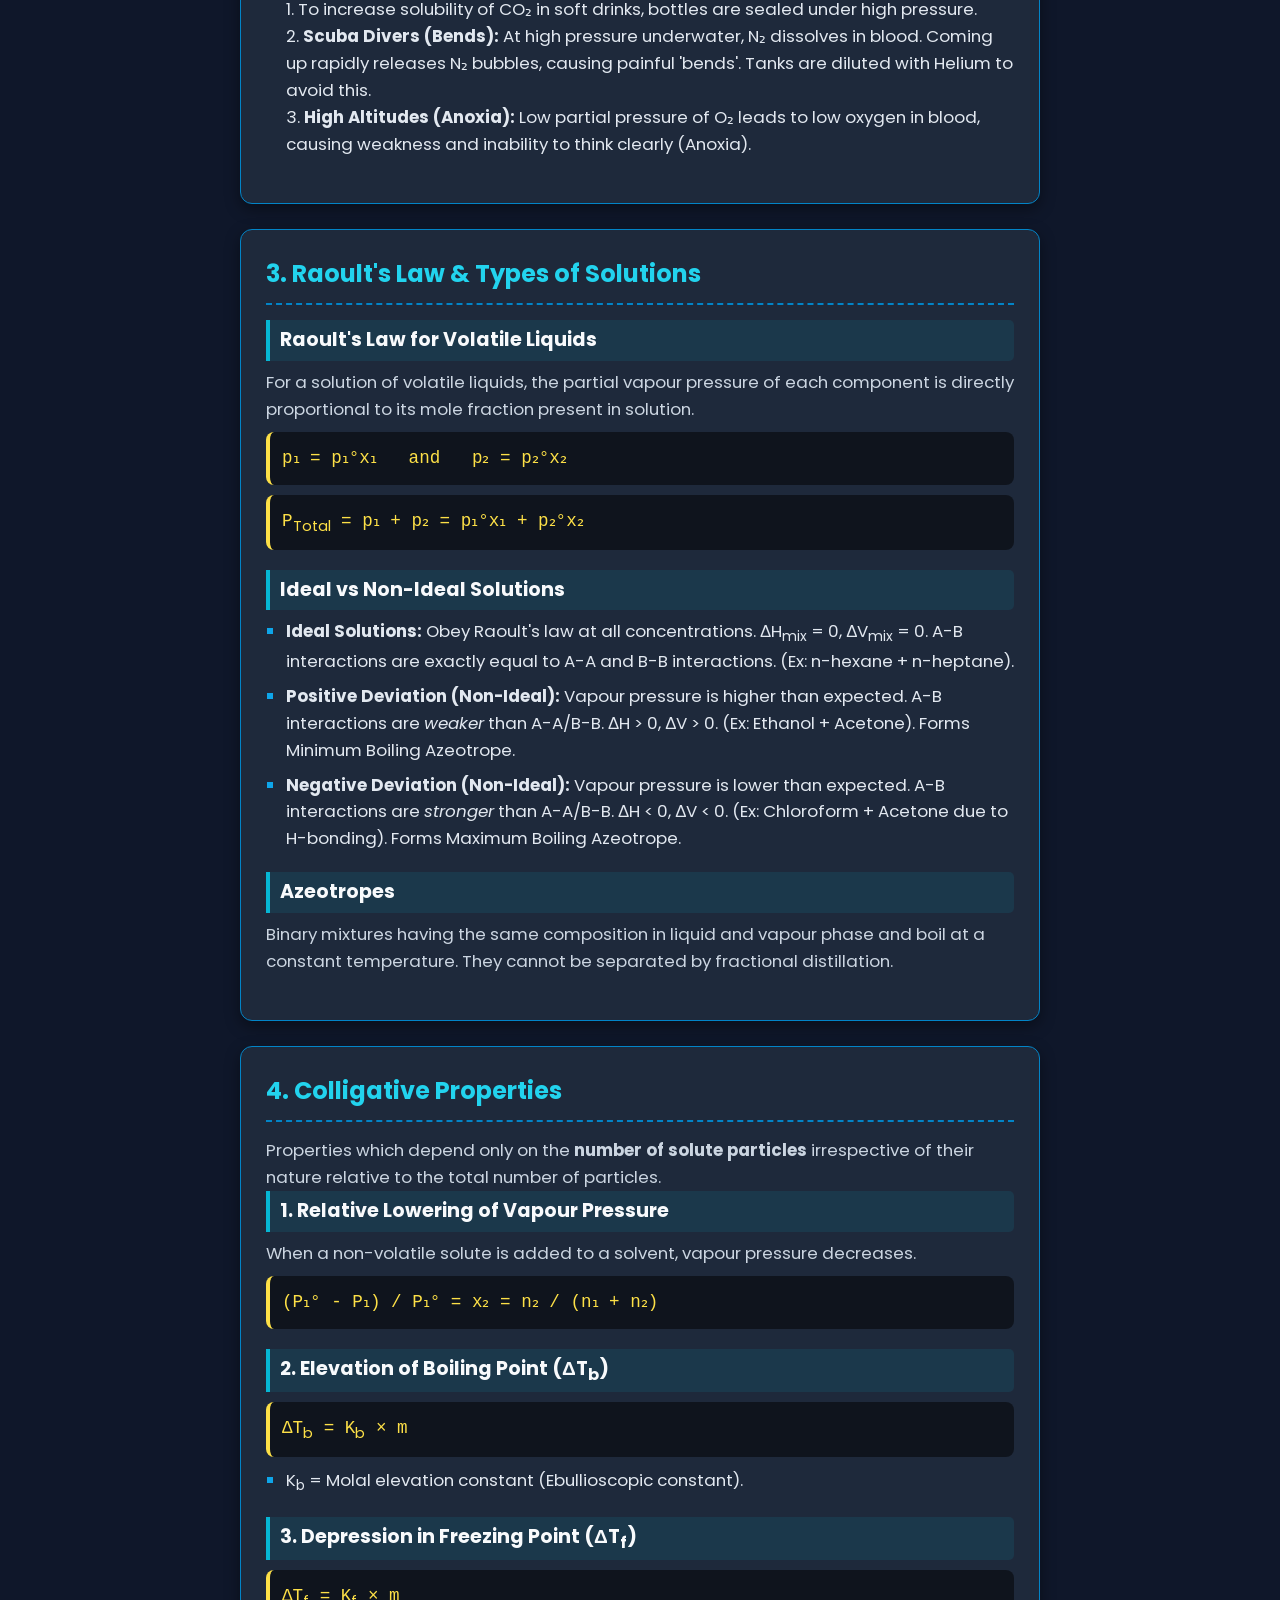
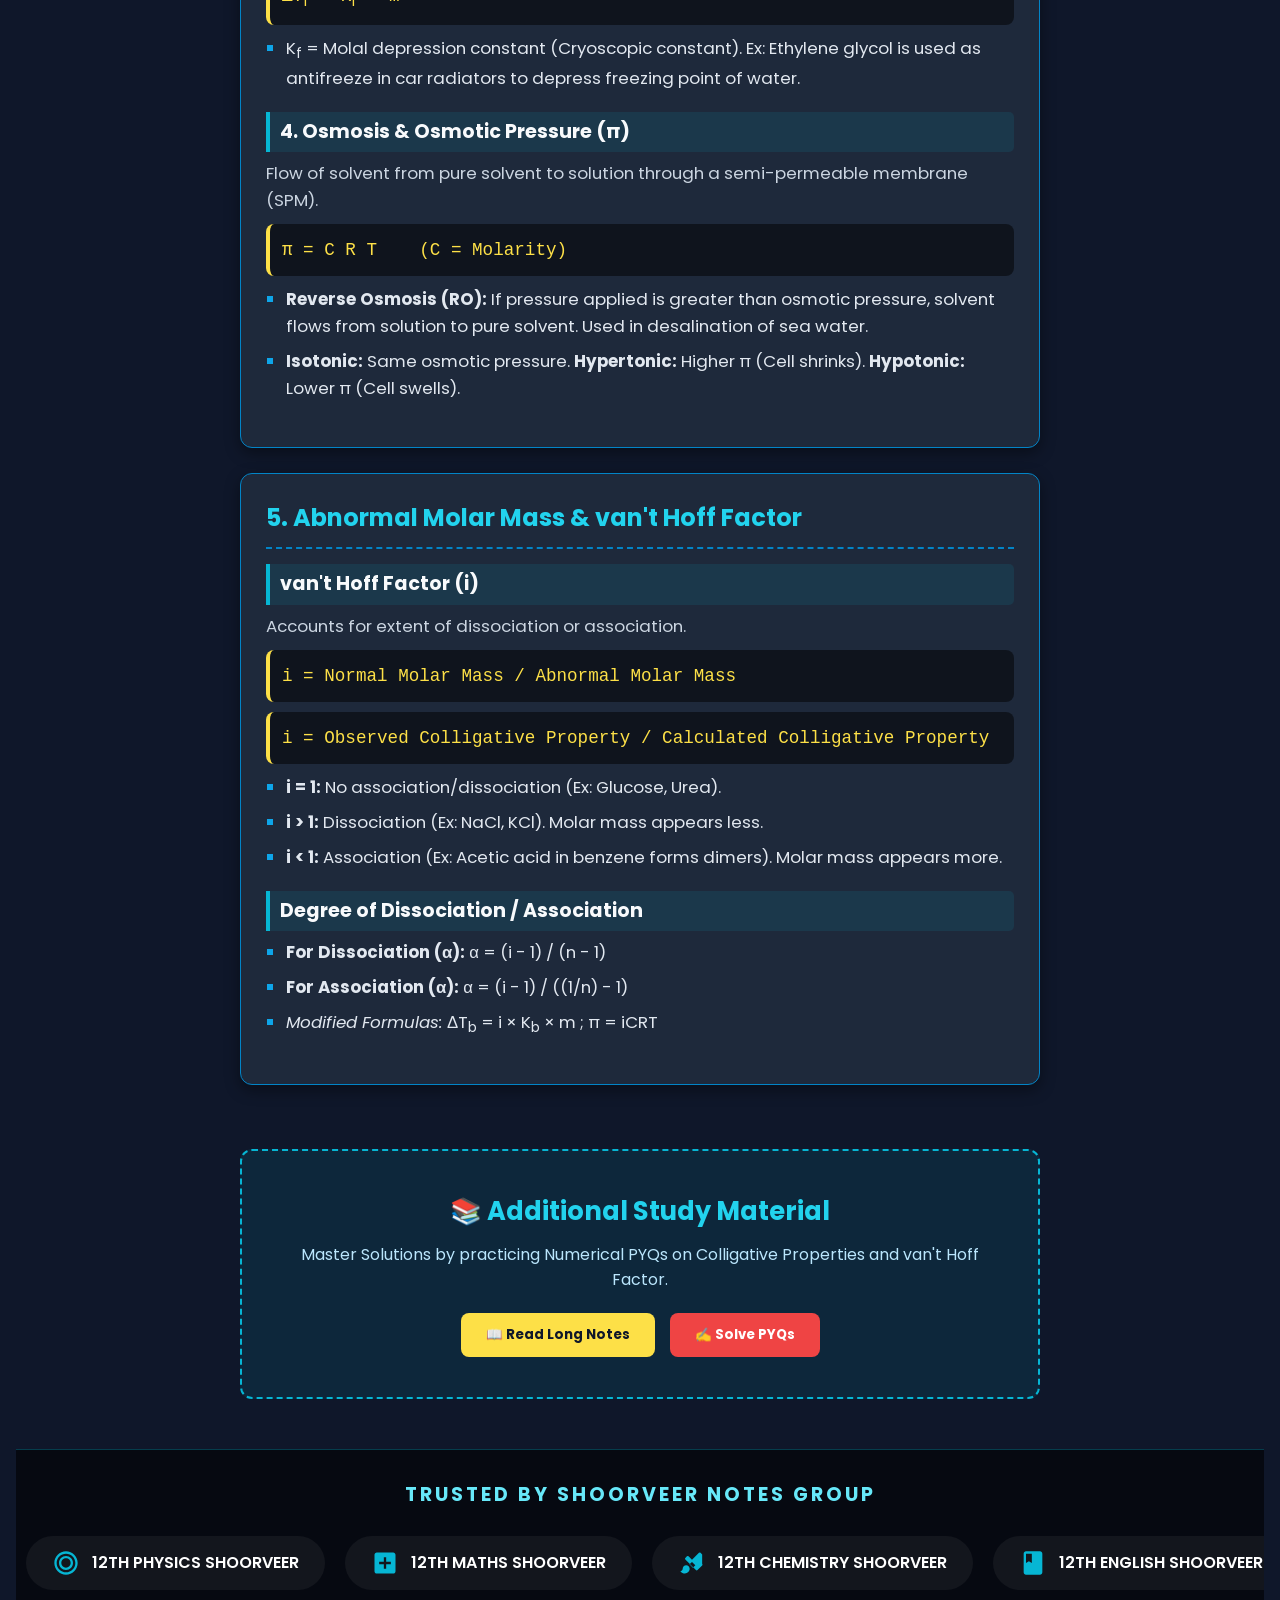
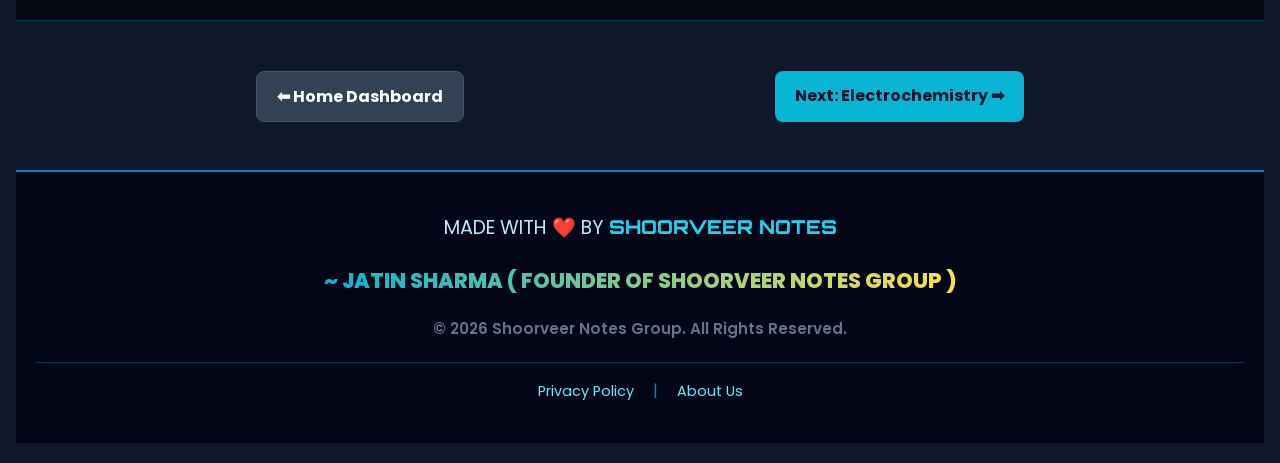
<file: solutions.html>
<!DOCTYPE html>
<html lang="en">
<head>
    <meta charset="UTF-8">
    <meta name="viewport" content="width=device-width, initial-scale=1.0">
    <title>Chapter 1: Solutions - Shoorveer Notes</title>
    <link href="https://fonts.googleapis.com/css2?family=Poppins:wght@300;400;600;700&family=Orbitron:wght@500;700&display=swap" rel="stylesheet">
    <style>
        * { margin: 0; padding: 0; box-sizing: border-box; font-family: 'Poppins', sans-serif; }
        
        /* Ocean Blue Premium Theme */
        body { background-color: #0f172a; color: #f8fafc; line-height: 1.6; padding: 1rem; overflow-x: hidden; }
        
        .header { text-align: center; margin: 2rem 0; }
        .header h1 { color: #06b6d4; font-size: 2.5rem; font-family: 'Orbitron', sans-serif; text-shadow: 0 0 15px rgba(6, 182, 212, 0.5); text-transform: uppercase; }
        .header p { color: #67e8f9; font-size: 1.1rem; margin-top: 5px; }

        /* Dynamic Motivation Section */
        .shayari-container {
            background: linear-gradient(135deg, rgba(6, 182, 212, 0.15), rgba(14, 165, 233, 0.2));
            border: 1px solid rgba(6, 182, 212, 0.4);
            backdrop-filter: blur(10px);
            padding: 25px;
            border-radius: 15px;
            width: 100%;
            max-width: 800px;
            margin: 0 auto 30px auto;
            text-align: center;
            min-height: 120px;
            display: flex;
            flex-direction: column;
            justify-content: center;
            box-shadow: 0 10px 30px rgba(0,0,0,0.5);
            transition: opacity 0.5s ease-in-out;
        }
        .shayari-hindi { font-size: 1.3rem; color: #22d3ee; margin-bottom: 10px; font-weight: 700; line-height: 1.4; }
        .shayari-eng { font-size: 1rem; color: #bae6fd; font-style: italic; }

        .mindmap-container { max-width: 800px; margin: 0 auto; }
        
        /* FULLY EXPANDED CARDS DESIGN */
        .card {
            background: #1e293b;
            border: 1px solid #0284c7;
            border-radius: 12px;
            margin-bottom: 25px;
            box-shadow: 0 5px 15px rgba(0,0,0,0.4);
            padding: 25px;
            transition: transform 0.3s ease;
        }
        .card:hover { border-color: #22d3ee; box-shadow: 0 8px 25px rgba(6, 182, 212, 0.2); transform: translateY(-3px); }
        
        .card-header {
            font-size: 1.5rem;
            font-weight: 700;
            color: #22d3ee;
            margin-bottom: 15px;
            border-bottom: 2px dashed #0284c7;
            padding-bottom: 10px;
        }
        
        .content { color: #cbd5e1; font-size: 1.05rem; }

        .sub-topic { margin-bottom: 20px; }
        .sub-topic h4 { color: #f8fafc; margin-bottom: 8px; border-left: 4px solid #06b6d4; padding-left: 10px; font-size: 1.2rem; background: rgba(6, 182, 212, 0.1); padding: 5px 10px; border-radius: 0 5px 5px 0;}
        ul { margin-left: 20px; margin-bottom: 10px; list-style-type: square; color: #0ea5e9; }
        ul li span { color: #e2e8f0; }
        li { margin-bottom: 8px; }
        
        .formula {
            display: block;
            background: rgba(0,0,0,0.5);
            padding: 12px;
            border-radius: 8px;
            color: #fde047;
            font-family: monospace;
            font-size: 1.1rem;
            margin: 10px 0;
            border-left: 4px solid #fde047;
            overflow-x: auto;
        }

        /* Long Notes & PYQ Section */
        .resources-section {
            max-width: 800px;
            margin: 4rem auto 2rem auto;
            background: rgba(6, 182, 212, 0.1);
            border: 2px dashed #06b6d4;
            border-radius: 12px;
            padding: 2.5rem;
            text-align: center;
        }
        .resources-section h3 { color: #22d3ee; margin-bottom: 10px; font-size: 1.6rem;}
        .resources-section p { color: #bae6fd; margin-bottom: 20px; font-size: 1rem; }
        .resource-buttons { display: flex; justify-content: center; gap: 15px; flex-wrap: wrap; }
        .res-btn { padding: 12px 25px; border-radius: 8px; text-decoration: none; font-weight: bold; border: none; cursor: pointer; transition: 0.3s; }
        .btn-notes { background: #fde047; color: #0f172a; }
        .btn-notes:hover { background: #facc15; transform: translateY(-2px); }
        .btn-pyq { background: #ef4444; color: #fff; }
        .btn-pyq:hover { background: #dc2626; transform: translateY(-2px); }

        /* TRUSTED BY SECTION - PURE CSS SCROLL */
        .trusted-section {
            margin: 50px 0; padding: 30px 0;
            background: rgba(0,0,0,0.6);
            border-top: 1px solid rgba(6, 182, 212, 0.3);
            border-bottom: 1px solid rgba(6, 182, 212, 0.3);
            overflow: hidden; width: 100%;
        }
        .trusted-title { text-align: center; color: #67e8f9; font-size: 1.2rem; margin-bottom: 25px; letter-spacing: 3px; text-transform: uppercase; }
        
        .marquee-wrapper { width: 100%; overflow: hidden; white-space: nowrap; }
        .marquee-content { display: inline-flex; animation: scroll-left 25s linear infinite; }
        .marquee-content:hover { animation-play-state: paused; }
        
        .trusted-item {
            display: inline-flex; align-items: center; gap: 12px; padding: 12px 25px;
            background: rgba(255,255,255,0.05); border-radius: 50px; margin: 0 10px;
            border: 1px solid transparent; transition: 0.3s;
        }
        .trusted-item:hover { background: rgba(6, 182, 212, 0.1); border-color: #06b6d4; transform: scale(1.05); }
        .trusted-item svg { width: 28px; height: 28px; fill: #06b6d4; }
        .trusted-text { font-weight: 600; font-size: 1rem; color: #fff; }
        
        @keyframes scroll-left { 0% { transform: translateX(0); } 100% { transform: translateX(-50%); } }

        /* Navigation */
        .nav-section { display: flex; justify-content: space-between; max-width: 800px; margin: 3rem auto; padding: 0 1rem; }
        .btn { padding: 12px 20px; border-radius: 8px; text-decoration: none; color: white; font-weight: bold; transition: 0.3s;}
        .btn-home { background: #334155; border: 1px solid #475569; }
        .btn-home:hover { background: #475569; }
        .btn-next { background: #06b6d4; color: #0f172a; }
        .btn-next:hover { background: #0891b2; color: #fff; }

        /* Ocean Footer */
        footer { background: #020617; padding: 40px 20px; text-align: center; border-top: 2px solid #0284c7; }
        .made-by { font-size: 1.2rem; color: #bae6fd; margin-bottom: 10px; }
        .made-by span { color: #22d3ee; font-weight: 800; font-family: 'Orbitron', sans-serif; }
        .founder-sign {
            margin-top: 10px; font-size: 1.3rem; font-weight: 800; text-transform: uppercase;
            background: linear-gradient(90deg, #06b6d4, #fde047, #38bdf8, #06b6d4);
            background-size: 300%; -webkit-background-clip: text; -webkit-text-fill-color: transparent;
            animation: shine 5s linear infinite; display: inline-block;
        }
        .copyright { margin-top: 20px; font-size: 0.95rem; color: #64748b; font-weight: 600; }
        
        @keyframes shine { 0% { background-position: 0% center; } 100% { background-position: 300% center; } }
    </style>
</head>
<body>

    <header class="header">
        <h1>Chapter 1: Solutions</h1>
        <p class="subtitle">Complete Master Class & Notes</p>
    </header>

    <div class="shayari-container" id="shayari-box">
        <div class="shayari-hindi" id="shayari-hi">सफलता अंतिम नहीं है, असफलता घातक नहीं है: यह जारी रखने का साहस है जो मायने रखता है।</div>
        <div class="shayari-eng" id="shayari-en">"Success is not final, failure is not fatal: it is the courage to continue that counts."</div>
    </div>

    <div class="mindmap-container">

        <div class="card">
            <div class="card-header">1. Expressing Concentration</div>
            <div class="content">
                <div class="sub-topic">
                    <h4>Basic Formulas</h4>
                    <ul>
                        <li><span><strong>Mass percentage (w/w):</strong> (Mass of component / Total mass of solution) × 100</span></li>
                        <li><span><strong>Volume percentage (V/V):</strong> (Volume of component / Total volume of solution) × 100</span></li>
                        <li><span><strong>Parts per million (ppm):</strong> Used for trace quantities. (No. of parts of component / Total parts) × 10⁶</span></li>
                        <li><span><strong>Mole Fraction (x):</strong> No. of moles of component / Total no. of moles of all components. (Sum of all mole fractions = 1)</span></li>
                    </ul>
                </div>
                <div class="sub-topic">
                    <h4>Molarity vs Molality</h4>
                    <span class="formula">Molarity (M) = Moles of solute / Volume of solution (in L)</span>
                    <span class="formula">Molality (m) = Moles of solute / Mass of solvent (in kg)</span>
                    <ul>
                        <li><span><strong>Temperature Dependence:</strong> Molarity depends on temperature because volume changes with temperature. Molality is independent of temperature because mass does not change with temperature.</span></li>
                    </ul>
                </div>
            </div>
        </div>

        <div class="card">
            <div class="card-header">2. Solubility & Henry's Law</div>
            <div class="content">
                <div class="sub-topic">
                    <h4>Solid in Liquid</h4>
                    <ul>
                        <li><span><strong>Effect of Temp:</strong> If dissolution is Endothermic (ΔH > 0), solubility increases with T. If Exothermic (ΔH < 0), solubility decreases with T (Le Chatelier's Principle).</span></li>
                        <li><span><strong>Effect of Pressure:</strong> No significant effect as solids and liquids are highly incompressible.</span></li>
                    </ul>
                </div>
                <div class="sub-topic">
                    <h4>Gas in Liquid & Henry's Law</h4>
                    <p>Solubility of gases in liquids decreases with increase in temperature. Solubility increases with increase in pressure.</p>
                    <p><strong>Henry's Law:</strong> Partial pressure of the gas (p) in vapour phase is proportional to the mole fraction of the gas (x) in the solution.</p>
                    <span class="formula">p = K<sub>H</sub> · x</span>
                    <ul>
                        <li><span>Higher the value of K<sub>H</sub> at a given pressure, lower is the solubility of the gas.</span></li>
                        <li><span><strong>Applications:</strong><br> 
                        1. To increase solubility of CO₂ in soft drinks, bottles are sealed under high pressure.<br>
                        2. <strong>Scuba Divers (Bends):</strong> At high pressure underwater, N₂ dissolves in blood. Coming up rapidly releases N₂ bubbles, causing painful 'bends'. Tanks are diluted with Helium to avoid this.<br>
                        3. <strong>High Altitudes (Anoxia):</strong> Low partial pressure of O₂ leads to low oxygen in blood, causing weakness and inability to think clearly (Anoxia).</span></li>
                    </ul>
                </div>
            </div>
        </div>

        <div class="card">
            <div class="card-header">3. Raoult's Law & Types of Solutions</div>
            <div class="content">
                <div class="sub-topic">
                    <h4>Raoult's Law for Volatile Liquids</h4>
                    <p>For a solution of volatile liquids, the partial vapour pressure of each component is directly proportional to its mole fraction present in solution.</p>
                    <span class="formula">p₁ = p₁°x₁ &nbsp; and &nbsp; p₂ = p₂°x₂</span>
                    <span class="formula">P<sub>Total</sub> = p₁ + p₂ = p₁°x₁ + p₂°x₂</span>
                </div>
                <div class="sub-topic">
                    <h4>Ideal vs Non-Ideal Solutions</h4>
                    <ul>
                        <li><span><strong>Ideal Solutions:</strong> Obey Raoult's law at all concentrations. ΔH<sub>mix</sub> = 0, ΔV<sub>mix</sub> = 0. A-B interactions are exactly equal to A-A and B-B interactions. (Ex: n-hexane + n-heptane).</span></li>
                        <li><span><strong>Positive Deviation (Non-Ideal):</strong> Vapour pressure is higher than expected. A-B interactions are <em>weaker</em> than A-A/B-B. ΔH > 0, ΔV > 0. (Ex: Ethanol + Acetone). Forms Minimum Boiling Azeotrope.</span></li>
                        <li><span><strong>Negative Deviation (Non-Ideal):</strong> Vapour pressure is lower than expected. A-B interactions are <em>stronger</em> than A-A/B-B. ΔH < 0, ΔV < 0. (Ex: Chloroform + Acetone due to H-bonding). Forms Maximum Boiling Azeotrope.</span></li>
                    </ul>
                </div>
                <div class="sub-topic">
                    <h4>Azeotropes</h4>
                    <p>Binary mixtures having the same composition in liquid and vapour phase and boil at a constant temperature. They cannot be separated by fractional distillation.</p>
                </div>
            </div>
        </div>

        <div class="card">
            <div class="card-header">4. Colligative Properties</div>
            <div class="content">
                <p>Properties which depend only on the <strong>number of solute particles</strong> irrespective of their nature relative to the total number of particles.</p>
                <div class="sub-topic">
                    <h4>1. Relative Lowering of Vapour Pressure</h4>
                    <p>When a non-volatile solute is added to a solvent, vapour pressure decreases.</p>
                    <span class="formula">(P₁° - P₁) / P₁° = x₂ = n₂ / (n₁ + n₂)</span>
                </div>
                <div class="sub-topic">
                    <h4>2. Elevation of Boiling Point (ΔT<sub>b</sub>)</h4>
                    <span class="formula">ΔT<sub>b</sub> = K<sub>b</sub> × m</span>
                    <ul>
                        <li><span>K<sub>b</sub> = Molal elevation constant (Ebullioscopic constant).</span></li>
                    </ul>
                </div>
                <div class="sub-topic">
                    <h4>3. Depression in Freezing Point (ΔT<sub>f</sub>)</h4>
                    <span class="formula">ΔT<sub>f</sub> = K<sub>f</sub> × m</span>
                    <ul>
                        <li><span>K<sub>f</sub> = Molal depression constant (Cryoscopic constant). Ex: Ethylene glycol is used as antifreeze in car radiators to depress freezing point of water.</span></li>
                    </ul>
                </div>
                <div class="sub-topic">
                    <h4>4. Osmosis & Osmotic Pressure (π)</h4>
                    <p>Flow of solvent from pure solvent to solution through a semi-permeable membrane (SPM).</p>
                    <span class="formula">π = C R T &nbsp;&nbsp; (C = Molarity)</span>
                    <ul>
                        <li><span><strong>Reverse Osmosis (RO):</strong> If pressure applied is greater than osmotic pressure, solvent flows from solution to pure solvent. Used in desalination of sea water.</span></li>
                        <li><span><strong>Isotonic:</strong> Same osmotic pressure. <strong>Hypertonic:</strong> Higher π (Cell shrinks). <strong>Hypotonic:</strong> Lower π (Cell swells).</span></li>
                    </ul>
                </div>
            </div>
        </div>

        <div class="card">
            <div class="card-header">5. Abnormal Molar Mass & van't Hoff Factor</div>
            <div class="content">
                <div class="sub-topic">
                    <h4>van't Hoff Factor (i)</h4>
                    <p>Accounts for extent of dissociation or association.</p>
                    <span class="formula">i = Normal Molar Mass / Abnormal Molar Mass</span>
                    <span class="formula">i = Observed Colligative Property / Calculated Colligative Property</span>
                    <ul>
                        <li><span><strong>i = 1:</strong> No association/dissociation (Ex: Glucose, Urea).</span></li>
                        <li><span><strong>i > 1:</strong> Dissociation (Ex: NaCl, KCl). Molar mass appears less.</span></li>
                        <li><span><strong>i < 1:</strong> Association (Ex: Acetic acid in benzene forms dimers). Molar mass appears more.</span></li>
                    </ul>
                </div>
                <div class="sub-topic">
                    <h4>Degree of Dissociation / Association</h4>
                    <ul>
                        <li><span><strong>For Dissociation (α):</strong> α = (i - 1) / (n - 1)</span></li>
                        <li><span><strong>For Association (α):</strong> α = (i - 1) / ((1/n) - 1)</span></li>
                        <li><span><em>Modified Formulas:</em> ΔT<sub>b</sub> = i × K<sub>b</sub> × m ; π = iCRT</span></li>
                    </ul>
                </div>
            </div>
        </div>

    </div>

    <div class="resources-section">
        <h3>📚 Additional Study Material</h3>
        <p>Master Solutions by practicing Numerical PYQs on Colligative Properties and van't Hoff Factor.</p>
        <div class="resource-buttons">
            <button class="res-btn btn-notes">📖 Read Long Notes</button>
            <button class="res-btn btn-pyq">✍️ Solve PYQs</button>
        </div>
    </div>

    <div class="trusted-section">
        <h3 class="trusted-title">Trusted By Shoorveer Notes Group</h3>
        <div class="marquee-wrapper">
            <div class="marquee-content">
                <div class="trusted-item">
                    <svg viewBox="0 0 24 24"><path d="M12 2C6.48 2 2 6.48 2 12s4.48 10 10 10 10-4.48 10-10S17.52 2 12 2zm0 18c-4.41 0-8-3.59-8-8s3.59-8 8-8 8 3.59 8 8-3.59 8-8 8zm0-14c-3.31 0-6 2.69-6 6s2.69 6 6 6 6-2.69 6-6-2.69-6-6-6zm0 10c-2.21 0-4-1.79-4-4s1.79-4 4-4 4 1.79 4 4-1.79 4-4 4z"/></svg>
                    <div class="trusted-text">12TH PHYSICS SHOORVEER</div>
                </div>
                <div class="trusted-item">
                    <svg viewBox="0 0 24 24"><path d="M19 3H5c-1.1 0-2 .9-2 2v14c0 1.1.9 2 2 2h14c1.1 0 2-.9 2-2V5c0-1.1-.9-2-2-2zm-2 10h-4v4h-2v-4H7v-2h4V7h2v4h4v2z"/></svg>
                    <div class="trusted-text">12TH MATHS SHOORVEER</div>
                </div>
                <div class="trusted-item">
                    <svg viewBox="0 0 24 24"><path d="M7 14c-1.66 0-3 1.34-3 3 0 1.31-1.16 2-2 2 .92 1.22 2.49 2 4 2 2.21 0 4-1.79 4-4 0-1.66-1.34-3-3-3zm13.71-9.37l-1.34-1.34a1.003 1.003 0 0 0-1.42 0L12 9.24 9.05 6.29a1.003 1.003 0 0 0-1.42 0L6.29 7.63a1.003 1.003 0 0 0 0 1.42l9.04 9.04c.39.39 1.02.39 1.41 0l3.96-3.96c.4-.39.4-1.03.01-1.42zM12.71 16L9.88 13.17l2.12-2.12 2.83 2.83L12.71 16z"/></svg>
                    <div class="trusted-text">12TH CHEMISTRY SHOORVEER</div>
                </div>
                <div class="trusted-item">
                    <svg viewBox="0 0 24 24"><path d="M18 2H6c-1.1 0-2 .9-2 2v16c0 1.1.9 2 2 2h12c1.1 0 2-.9 2-2V4c0-1.1-.9-2-2-2zM6 4h5v8l-2.5-1.5L6 12V4z"/></svg>
                    <div class="trusted-text">12TH ENGLISH SHOORVEER</div>
                </div>
                <div class="trusted-item">
                    <svg viewBox="0 0 24 24"><path d="M12 2C6.48 2 2 6.48 2 12s4.48 10 10 10 10-4.48 10-10S17.52 2 12 2zm0 18c-4.41 0-8-3.59-8-8s3.59-8 8-8 8 3.59 8 8-3.59 8-8 8zM11 7h2v6h-2zm0 8h2v2h-2z"/></svg>
                    <div class="trusted-text">12TH BIOLOGY SHOORVEER</div>
                </div>
                
                <div class="trusted-item">
                    <svg viewBox="0 0 24 24"><path d="M12 2C6.48 2 2 6.48 2 12s4.48 10 10 10 10-4.48 10-10S17.52 2 12 2zm0 18c-4.41 0-8-3.59-8-8s3.59-8 8-8 8 3.59 8 8-3.59 8-8 8zm0-14c-3.31 0-6 2.69-6 6s2.69 6 6 6 6-2.69 6-6-2.69-6-6-6zm0 10c-2.21 0-4-1.79-4-4s1.79-4 4-4 4 1.79 4 4-1.79 4-4 4z"/></svg>
                    <div class="trusted-text">12TH PHYSICS SHOORVEER</div>
                </div>
                <div class="trusted-item">
                    <svg viewBox="0 0 24 24"><path d="M19 3H5c-1.1 0-2 .9-2 2v14c0 1.1.9 2 2 2h14c1.1 0 2-.9 2-2V5c0-1.1-.9-2-2-2zm-2 10h-4v4h-2v-4H7v-2h4V7h2v4h4v2z"/></svg>
                    <div class="trusted-text">12TH MATHS SHOORVEER</div>
                </div>
                <div class="trusted-item">
                    <svg viewBox="0 0 24 24"><path d="M7 14c-1.66 0-3 1.34-3 3 0 1.31-1.16 2-2 2 .92 1.22 2.49 2 4 2 2.21 0 4-1.79 4-4 0-1.66-1.34-3-3-3zm13.71-9.37l-1.34-1.34a1.003 1.003 0 0 0-1.42 0L12 9.24 9.05 6.29a1.003 1.003 0 0 0-1.42 0L6.29 7.63a1.003 1.003 0 0 0 0 1.42l9.04 9.04c.39.39 1.02.39 1.41 0l3.96-3.96c.4-.39.4-1.03.01-1.42zM12.71 16L9.88 13.17l2.12-2.12 2.83 2.83L12.71 16z"/></svg>
                    <div class="trusted-text">12TH CHEMISTRY SHOORVEER</div>
                </div>
                <div class="trusted-item">
                    <svg viewBox="0 0 24 24"><path d="M18 2H6c-1.1 0-2 .9-2 2v16c0 1.1.9 2 2 2h12c1.1 0 2-.9 2-2V4c0-1.1-.9-2-2-2zM6 4h5v8l-2.5-1.5L6 12V4z"/></svg>
                    <div class="trusted-text">12TH ENGLISH SHOORVEER</div>
                </div>
                <div class="trusted-item">
                    <svg viewBox="0 0 24 24"><path d="M12 2C6.48 2 2 6.48 2 12s4.48 10 10 10 10-4.48 10-10S17.52 2 12 2zm0 18c-4.41 0-8-3.59-8-8s3.59-8 8-8 8 3.59 8 8-3.59 8-8 8zM11 7h2v6h-2zm0 8h2v2h-2z"/></svg>
                    <div class="trusted-text">12TH BIOLOGY SHOORVEER</div>
                </div>
            </div>
        </div>
    </div>

    <div class="nav-section">
        <a href="index.html" class="btn btn-home">⬅ Home Dashboard</a>
        <a href="electrochemistry.html" class="btn btn-next">Next: Electrochemistry ➡</a>
    </div>

    <footer>
        <div class="made-by">MADE WITH ❤️ BY <span>SHOORVEER NOTES</span></div>
        <div class="founder-sign">~ Jatin Sharma ( Founder of Shoorveer Notes Group )</div>
        
        <div class="copyright">&copy; 2026 Shoorveer Notes Group. All Rights Reserved.</div>
        
        <div style="margin-top: 20px; padding-top: 15px; border-top: 1px solid rgba(6, 182, 212, 0.3);">
            <a href="privacy-policy.html" style="color: #67e8f9; text-decoration: none; font-size: 0.9rem; margin: 0 15px;">Privacy Policy</a>
            <span style="color: #0284c7;">|</span>
            <a href="about.html" style="color: #67e8f9; text-decoration: none; font-size: 0.9rem; margin: 0 15px;">About Us</a>
        </div>
    </footer>

    <script>
        const quotes = [
            {"en": "Success is not final, failure is not fatal: it is the courage to continue that counts.", "hi": "सफलता अंतिम नहीं है, असफलता घातक नहीं है: यह जारी रखने का साहस है जो मायने रखता है।"},
            {"en": "Believe you can and you're halfway there.", "hi": "विश्वास करें कि आप कर सकते हैं और आप आधी मंजिल तक पहुँच गए हैं।"},
            {"en": "The only way to do great work is to love what you do.", "hi": "महान कार्य करने का एकमात्र तरीका यह है कि आप जो करते हैं उससे प्यार करें।"},
            {"en": "Your time is limited, don't waste it living someone else's life.", "hi": "आपका समय सीमित है, इसे किसी और का जीवन जीने में बर्बाद न करें।"},
            {"en": "The future belongs to those who believe in the beauty of their dreams.", "hi": "भविष्य उनका है जो अपने सपनों की सुंदरता में विश्वास करते हैं।"},
            {"en": "Dream big and dare to fail.", "hi": "बड़े सपने देखें और असफल होने का साहस करें।"},
            {"en": "It always seems impossible until it's done.", "hi": "जब तक यह हो नहीं जाता, तब तक यह हमेशा असंभव लगता है।"},
            {"en": "Don't watch the clock; do what it does. Keep going.", "hi": "घड़ी को मत देखो; वही करो जो यह करती है। चलते रहो।"},
            {"en": "The harder you work for something, the greater you'll feel when you achieve it.", "hi": "आप किसी चीज़ के लिए जितनी कड़ी मेहनत करेंगे, उसे हासिल करने पर आपको उतनी ही अधिक खुशी होगी।"},
            {"en": "Success doesn’t just find you. You have to go out and get it.", "hi": "सफलता सिर्फ आपको नहीं मिलती। आपको बाहर जाकर इसे हासिल करना होगा।"},
            {"en": "The key to success is to focus on goals, not obstacles.", "hi": "सफलता की कुंजी बाधाओं पर नहीं, लक्ष्यों पर ध्यान केंद्रित करना है।"},
            {"en": "Great things never come from comfort zones.", "hi": "महान चीजें कभी भी आराम क्षेत्र से नहीं आती हैं।"},
            {"en": "Wake up with determination. Go to bed with satisfaction.", "hi": "दृढ़ संकल्प के साथ उठें। संतुष्टि के साथ सोने जाएं।"},
            {"en": "Do something today that your future self will thank you for.", "hi": "आज कुछ ऐसा करें जिसके लिए आपका भविष्य का स्वरूप आपको धन्यवाद दे।"},
            {"en": "It’s going to be hard, but hard does not mean impossible.", "hi": "यह कठिन होने वाला है, लेकिन कठिन का मतलब असंभव नहीं है।"},
            {"en": "Don’t wait for opportunity. Create it.", "hi": "अवसर की प्रतीक्षा न करें। इसे बनाएं।"},
            {"en": "Push yourself, because no one else is going to do it for you.", "hi": "खुद को आगे बढ़ाएं, क्योंकि कोई और आपके लिए यह नहीं करने वाला है।"},
            {"en": "Success is walking from failure to failure with no loss of enthusiasm.", "hi": "सफलता बिना उत्साह खोए एक विफलता से दूसरी विफलता तक चलना है।"},
            {"en": "You don't have to be great to start, but you have to start to be great.", "hi": "शुरू करने के लिए आपको महान होने की आवश्यकता नहीं है, लेकिन महान होने के लिए आपको शुरुआत करनी होगी।"},
            {"en": "There is no substitute for hard work.", "hi": "कड़ी मेहनत का कोई विकल्प नहीं है।"},
            {"en": "Doubt kills more dreams than failure ever will.", "hi": "संदेह विफलता से कहीं अधिक सपनों को मार देता है।"},
            {"en": "Action is the foundational key to all success.", "hi": "कार्य सभी सफलताओं की मूलभूत कुंजी है।"},
            {"en": "Failure is the opportunity to begin again more intelligently.", "hi": "विफलता अधिक बुद्धिमानी से फिर से शुरू करने का अवसर है।"},
            {"en": "Don't let yesterday take up too much of today.", "hi": "बीते हुए कल को आज का बहुत अधिक समय न लेने दें।"},
            {"en": "You learn more from failure than from success.", "hi": "आप सफलता की तुलना में विफलता से अधिक सीखते हैं।"},
            {"en": "If you are working on something that you really care about, you don't have to be pushed.", "hi": "यदि आप किसी ऐसी चीज़ पर काम कर रहे हैं जिसकी आपको वास्तव में परवाह है, तो आपको धकेलने की ज़रूरत नहीं है।"},
            {"en": "Experience is a hard teacher because she gives the test first, the lesson afterwards.", "hi": "अनुभव एक कठोर शिक्षक है क्योंकि वह पहले परीक्षा लेता है, बाद में पाठ पढ़ाता है।"},
            {"en": "To know how much there is to know is the beginning of learning to live.", "hi": "यह जानना कि जानने के लिए कितना कुछ है, जीना सीखने की शुरुआत है।"},
            {"en": "Goal setting is the secret to a compelling future.", "hi": "लक्ष्य निर्धारण एक सम्मोहक भविष्य का रहस्य है।"},
            {"en": "Either you run the day or the day runs you.", "hi": "या तो आप दिन चलाते हैं या दिन आपको चलाता है।"},
            {"en": "I find that the harder I work, the more luck I seem to have.", "hi": "मुझे लगता है कि मैं जितनी अधिक मेहनत करता हूं, मुझे उतना ही भाग्य मिलता है।"},
            {"en": "Start where you are. Use what you have. Do what you can.", "hi": "आप जहां हैं वहीं से शुरू करें। आपके पास जो है उसका उपयोग करें। जो आप कर सकते हैं वह करें।"},
            {"en": "Fall seven times and stand up eight.", "hi": "सात बार गिरें और आठवीं बार खड़े हो जाएं।"},
            {"en": "Everything you’ve ever wanted is on the other side of fear.", "hi": "हर वो चीज़ जो आपने कभी चाही है, वो डर के दूसरी तरफ है।"},
            {"en": "Success is getting what you want. Happiness is wanting what you get.", "hi": "सफलता वही पाना है जो आप चाहते हैं। खुशी वही चाहना है जो आपको मिलता है।"},
            {"en": "Quality is not an act, it is a habit.", "hi": "गुणवत्ता एक कार्य नहीं है, यह एक आदत है।"},
            {"en": "We are what we repeatedly do.", "hi": "हम वही हैं जो हम बार-बार करते हैं।"},
            {"en": "Make each day your masterpiece.", "hi": "हर दिन को अपनी उत्कृष्ट कृति बनाएं।"},
            {"en": "The best revenge is massive success.", "hi": "सबसे अच्छा बदला बड़ी सफलता है।"},
            {"en": "You miss 100% of the shots you don't take.", "hi": "आप 100% उन मौकों को चूक जाते हैं जिन्हें आप नहीं लेते हैं।"},
            {"en": "The successful warrior is the average man, with laser-like focus.", "hi": "सफल योद्धा औसत दर्जे का आदमी होता है, जिसमें लेज़र जैसा फोकस होता है।"},
            {"en": "Nothing will work unless you do.", "hi": "जब तक आप काम नहीं करेंगे तब तक कुछ भी काम नहीं करेगा।"},
            {"en": "Work hard in silence, let your success be your noise.", "hi": "खामोशी से कड़ी मेहनत करो, अपनी सफलता को शोर मचाने दो।"},
            {"en": "A river cuts through rock, not because of its power, but because of its persistence.", "hi": "एक नदी अपनी शक्ति के कारण नहीं, बल्कि अपनी दृढ़ता के कारण चट्टान को काटती है।"},
            {"en": "Discipline is the bridge between goals and accomplishment.", "hi": "अनुशासन लक्ष्यों और उपलब्धि के बीच का पुल है।"},
            {"en": "Motivation is what gets you started. Habit is what keeps you going.", "hi": "प्रेरणा वह है जो आपको शुरू करती है। आदत वह है जो आपको चलते रहने देती है।"},
            {"en": "The expert in anything was once a beginner.", "hi": "किसी भी चीज का विशेषज्ञ कभी शुरुआती था।"},
            {"en": "What comes easy won't last long, and what lasts long won't come easy.", "hi": "जो आसानी से मिल जाता है वह लंबे समय तक नहीं रहता, और जो लंबे समय तक रहता है वह आसानी से नहीं मिलता।"},
            {"en": "Education is the most powerful weapon which you can use to change the world.", "hi": "शिक्षा सबसे शक्तिशाली हथियार है जिसका उपयोग आप दुनिया को बदलने के लिए कर सकते हैं।"},
            {"en": "Your attitude, not your aptitude, will determine your altitude.", "hi": "आपकी योग्यता नहीं, बल्कि आपका दृष्टिकोण आपकी ऊंचाई निर्धारित करेगा।"}
        ];
        
        let quoteIndex = 1; 
        const hindiEl = document.getElementById('shayari-hi');
        const engEl = document.getElementById('shayari-en');
        const box = document.getElementById('shayari-box');

        if (hindiEl && engEl && box) {
            setInterval(function() {
                box.style.opacity = 0;
                setTimeout(function() {
                    hindiEl.textContent = quotes[quoteIndex].hi;
                    engEl.textContent = '"' + quotes[quoteIndex].en + '"';
                    box.style.opacity = 1;
                    quoteIndex = (quoteIndex + 1) % quotes.length;
                }, 500);
            }, 5000);
        }
    </script>
</body>
</html>
</file>
